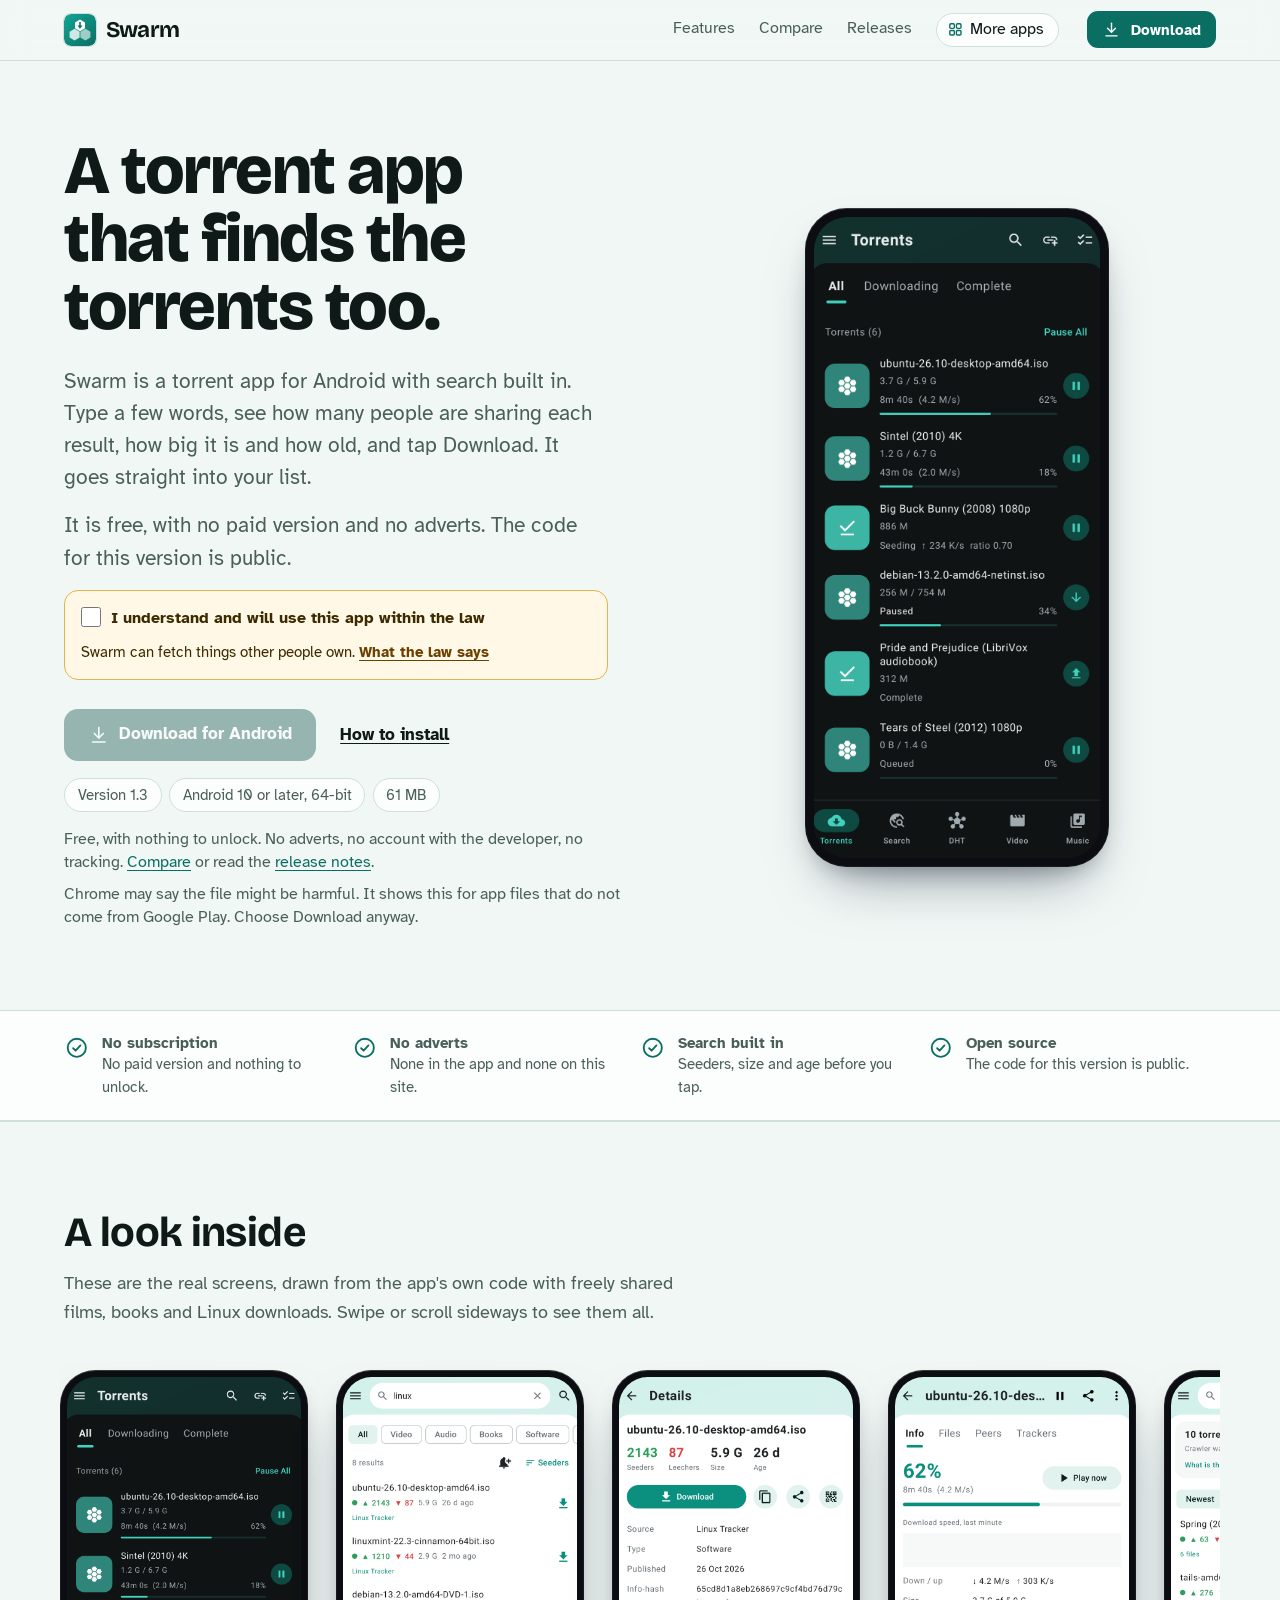
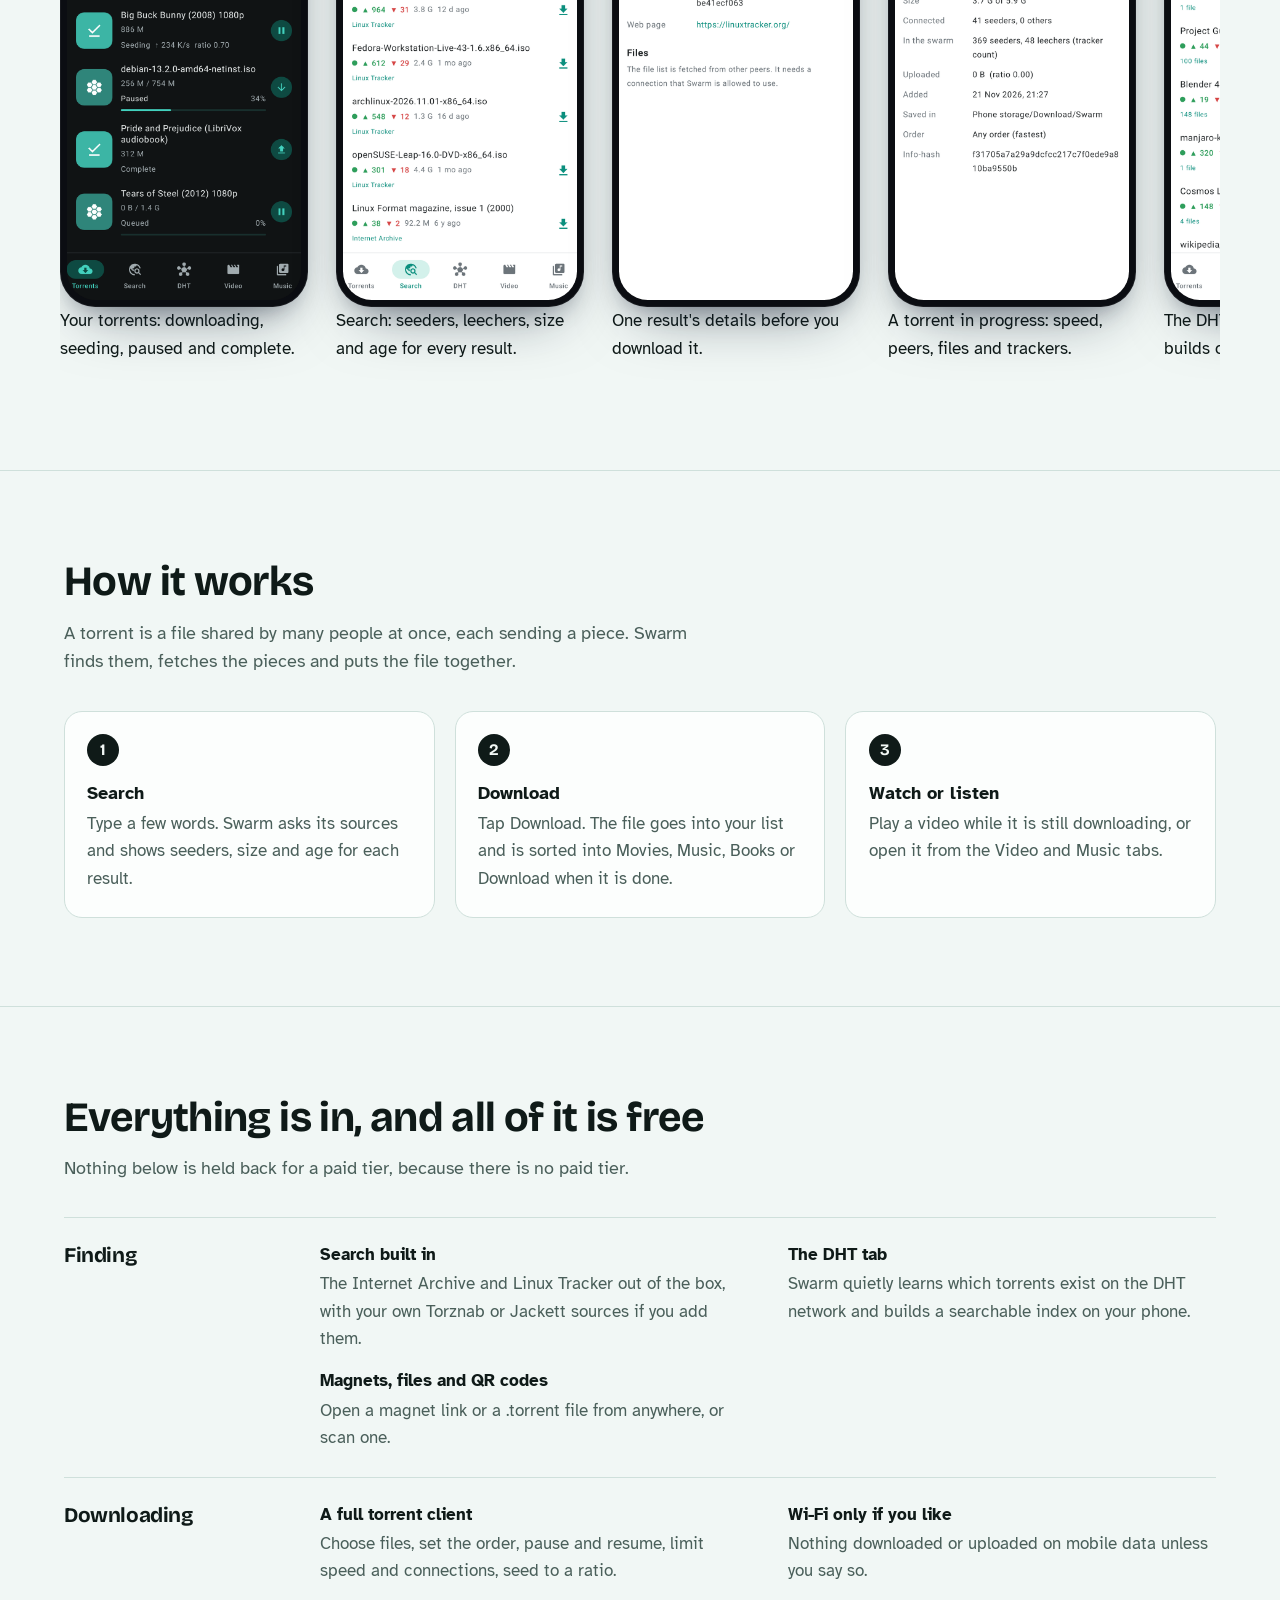
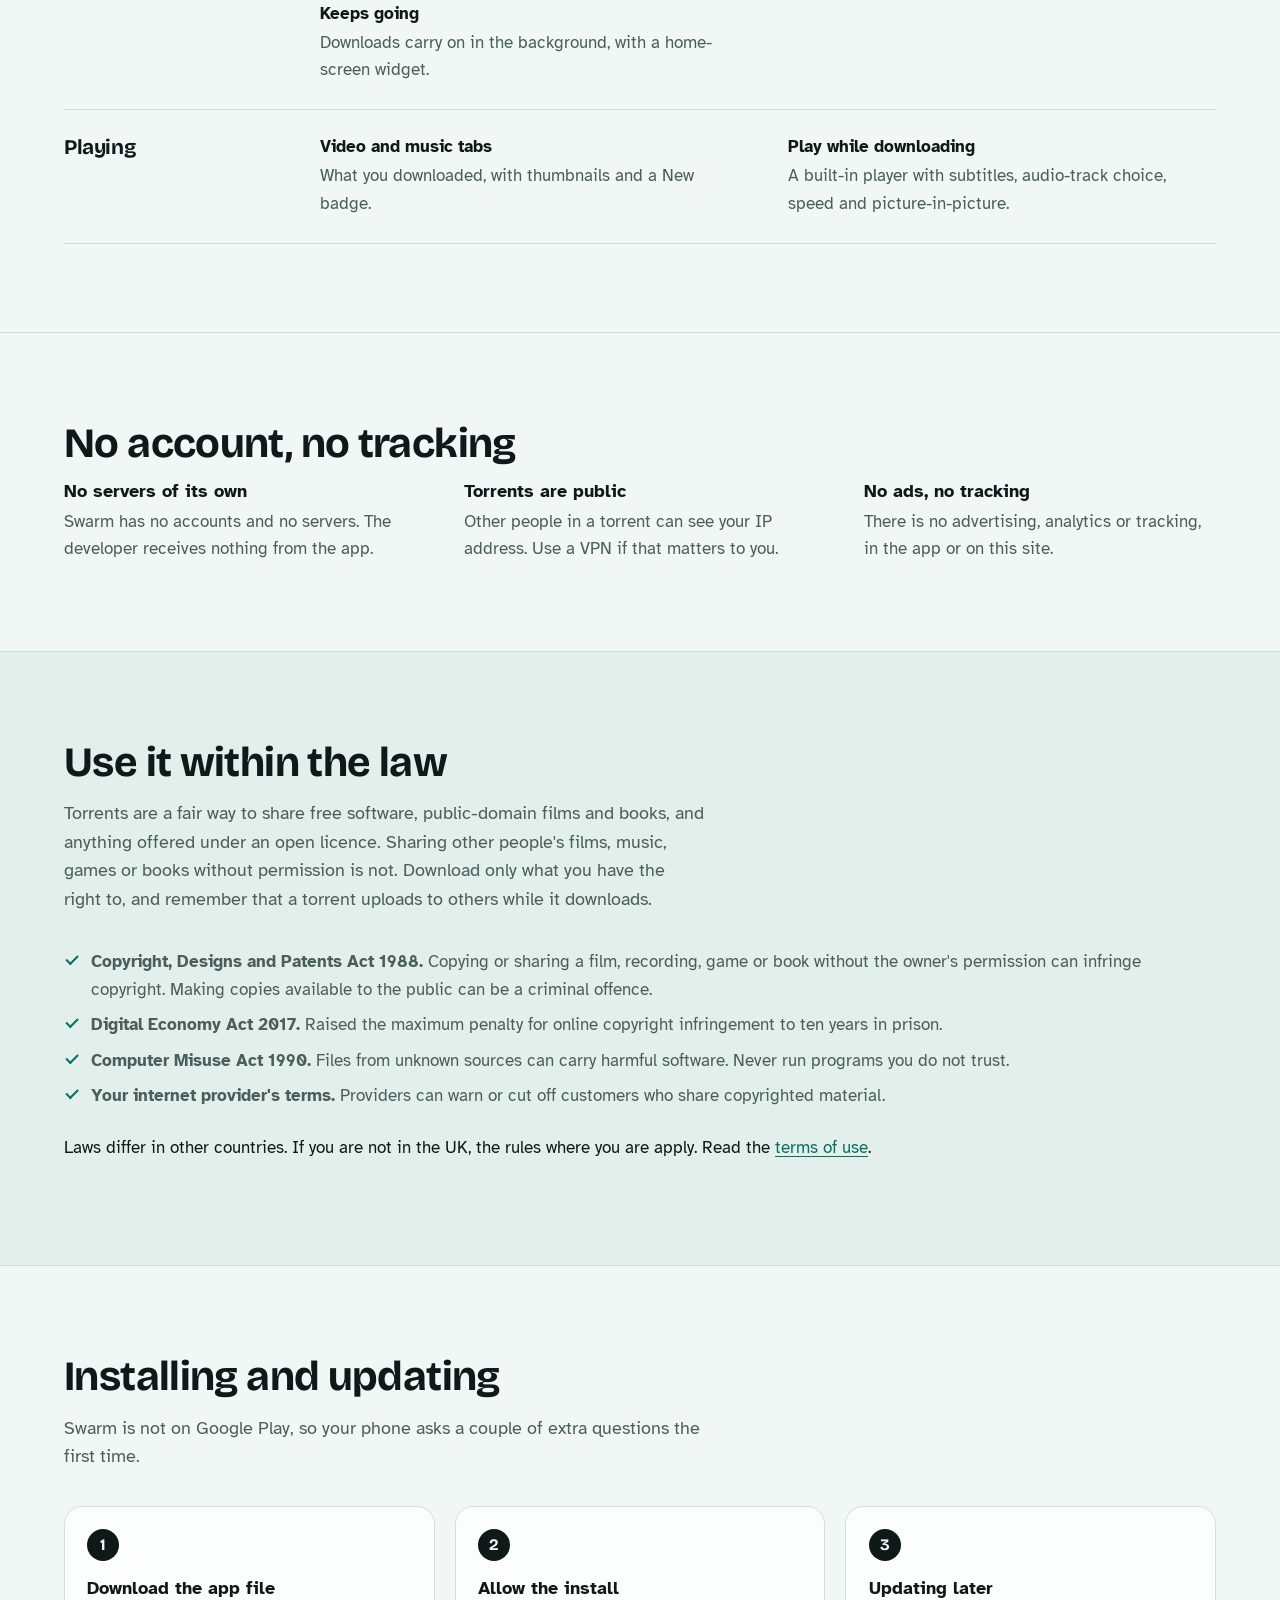
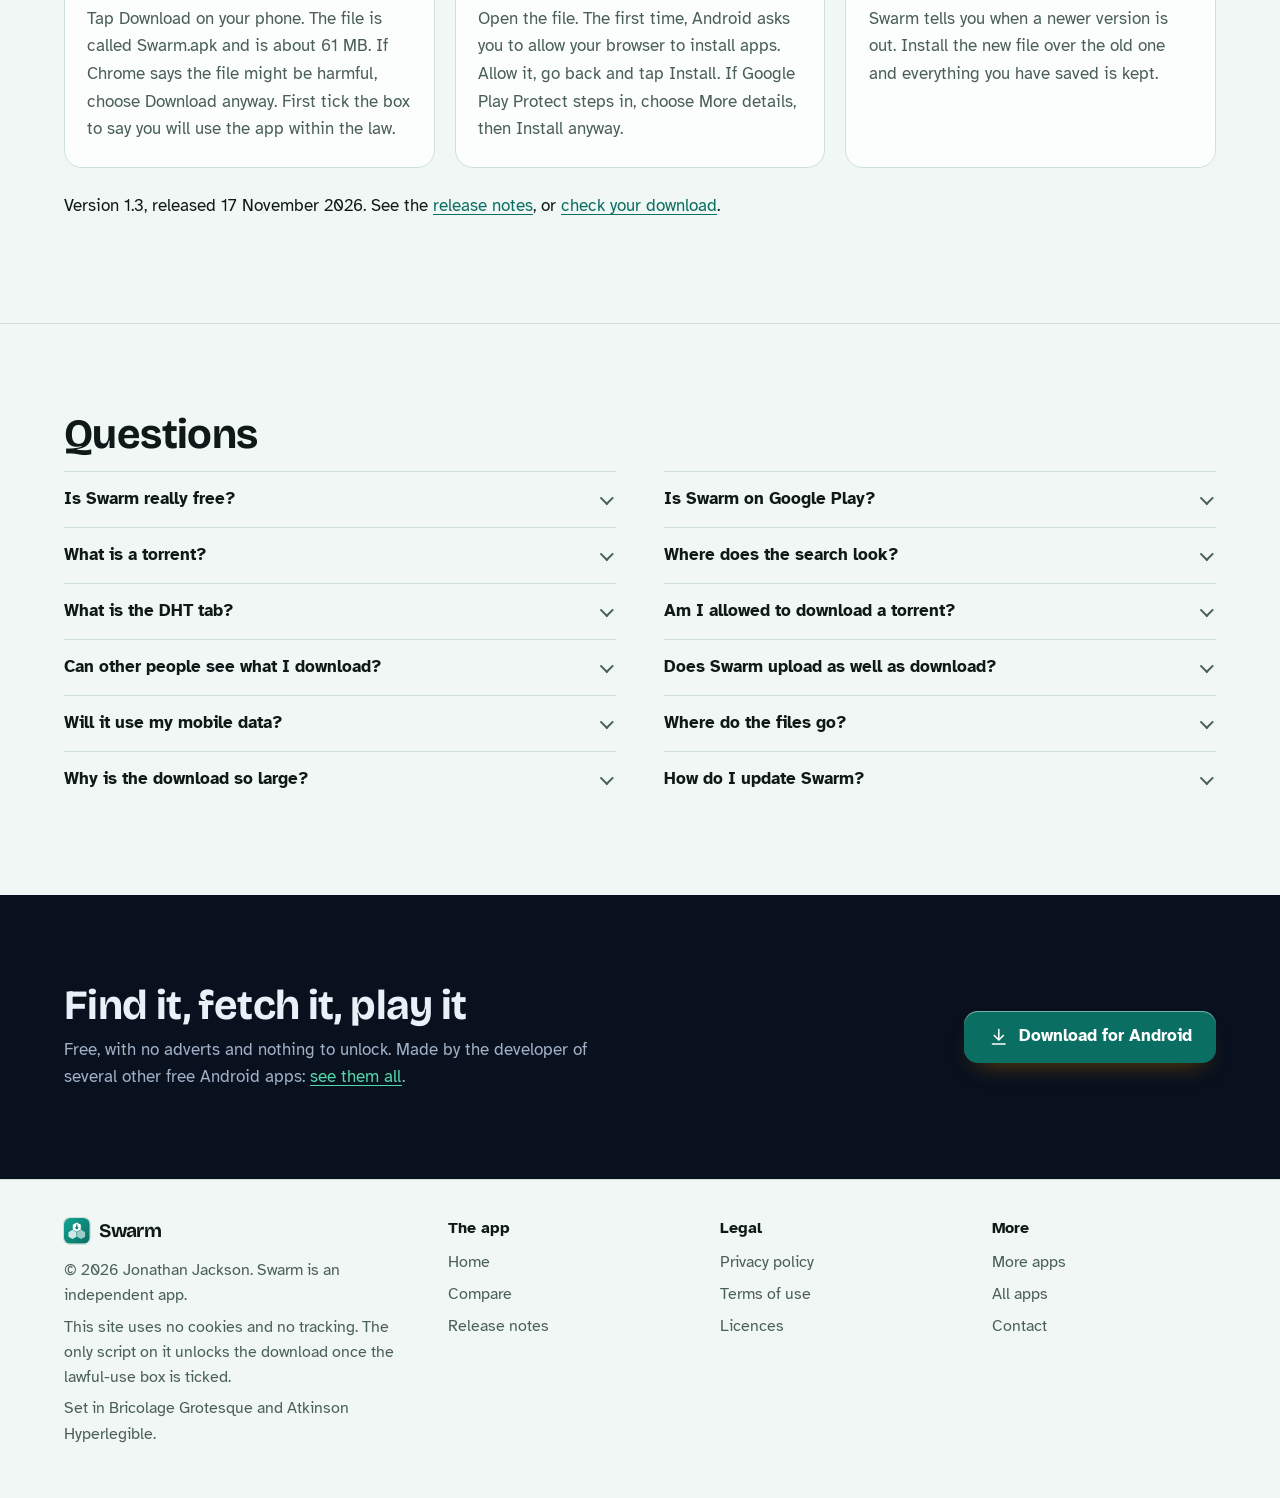
<file: index.html>
<!DOCTYPE html>
<html lang="en-GB">
<head>
<meta charset="utf-8">
<meta name="viewport" content="width=device-width, initial-scale=1">
<title>Swarm: a free torrent app for Android that finds the torrents too</title>
<meta name="description" content="Swarm is a free torrent app for Android with search built in: see seeders, size and age, tap Download, and play videos while they download. A DHT index, your own search sources, no adverts and no paid version. Open source.">
<meta name="author" content="Jonathan Jackson">
<link rel="canonical" href="https://customgpter.github.io/swarm/">
<meta name="theme-color" content="#f1f7f5" media="(prefers-color-scheme: light)">
<meta name="theme-color" content="#0a1211" media="(prefers-color-scheme: dark)">
<meta property="og:type" content="website">
<meta property="og:site_name" content="Swarm">
<meta property="og:title" content="Swarm: a free torrent app for Android that finds the torrents too">
<meta property="og:description" content="Swarm is a free torrent app for Android with search built in: see seeders, size and age, tap Download, and play videos while they download. A DHT index, your own search sources, no adverts and no paid version. Open source.">
<meta property="og:url" content="https://customgpter.github.io/swarm/">
<meta property="og:image" content="https://customgpter.github.io/swarm/assets/og.png">
<meta property="og:image:width" content="1200">
<meta property="og:image:height" content="630">
<meta property="og:image:alt" content="Swarm&#x27;s torrent list with downloads in progress">
<meta property="og:locale" content="en_GB">
<meta name="twitter:card" content="summary_large_image">
<link rel="icon" href="./assets/favicon.svg" type="image/svg+xml">
<link rel="apple-touch-icon" href="./assets/apple-touch-icon.png">
<link rel="preload" href="./assets/fonts/bricolage-grotesque-latin.woff2" as="font" type="font/woff2" crossorigin>
<link rel="preload" href="./assets/fonts/atkinson-hyperlegible-latin-400-normal.woff2" as="font" type="font/woff2" crossorigin>
<link rel="stylesheet" href="./assets/site.css?v=1">
<link rel="stylesheet" href="./assets/house.css?v=1">
<link rel="stylesheet" href="./assets/apps-list.css?v=1">
<script src="./assets/apps-list.js?v=1" defer></script>
<script type="application/ld+json">{"@context":"https://schema.org","@type":"SoftwareApplication","name":"Swarm","url":"https://customgpter.github.io/swarm/","description":"Swarm is a free torrent app for Android with search built in: see seeders, size and age, tap Download, and play videos while they download. A DHT index, your own search sources, no adverts and no paid version. Open source.","applicationCategory":"UtilitiesApplication","operatingSystem":"Android 10 or later, 64-bit","softwareVersion":"1.3","downloadUrl":"https://github.com/CustomGPTer/swarm/releases/latest/download/Swarm.apk","releaseNotes":"https://customgpter.github.io/swarm/releases.html","offers":{"@type":"Offer","price":"0","priceCurrency":"GBP"},"inLanguage":"en-GB","image":"https://customgpter.github.io/swarm/assets/og.png","featureList":["Search built in","The DHT tab","Magnets, files and QR codes","A full torrent client","Wi-Fi only if you like","Keeps going","Video and music tabs","Play while downloading"],"author":{"@type":"Person","name":"Jonathan Jackson"}}</script>
<script type="application/ld+json">{"@context":"https://schema.org","@type":"FAQPage","mainEntity":[{"@type":"Question","name":"Is Swarm really free?","acceptedAnswer":{"@type":"Answer","text":"Yes. There is no paid version, no subscription and no adverts, and nothing in the app is locked. It is also open source. See the comparison."}},{"@type":"Question","name":"Is Swarm on Google Play?","acceptedAnswer":{"@type":"Answer","text":"No. Swarm is a personal project and is downloaded from this site as an Android app file. It needs Android 10 or later on a 64-bit phone, which covers almost every phone sold in recent years."}},{"@type":"Question","name":"What is a torrent?","acceptedAnswer":{"@type":"Answer","text":"A torrent is a file, or a set of files, shared among the people downloading it. Each of them fetches pieces from the others and passes pieces on, so there is no single server to slow down or go offline. A magnet link is a short address for a torrent."}},{"@type":"Question","name":"Where does the search look?","acceptedAnswer":{"@type":"Answer","text":"In the sources you have switched on. Two are built in: the Internet Archive, for public-domain and freely licensed films, music, books and software, and Linux Tracker, for Linux and other open-source system downloads. You can add your own: a Torznab address from Jackett or Prowlarr, or the address of a website&#x27;s search results page."}},{"@type":"Question","name":"What is the DHT tab?","acceptedAnswer":{"@type":"Answer","text":"The DHT is the network torrent apps use to find each other without a central server. It has no search of its own. Swarm listens to it, collects the names and file lists of the torrents it hears about, and keeps them in an index on your phone that you can search. The index starts empty and grows while Swarm is open and, unless you change it, while the phone is charging on Wi-Fi."}},{"@type":"Question","name":"Am I allowed to download a torrent?","acceptedAnswer":{"@type":"Answer","text":"That depends on what is in it. Download and share only what you have the right to: work in the public domain, work its owner offers freely or under an open licence, or your own. The DHT index and any source you add can list material that is not free to share, and Swarm cannot tell which is which. That judgement is yours. The detail is in the terms."}},{"@type":"Question","name":"Can other people see what I download?","acceptedAnswer":{"@type":"Answer","text":"Other people sharing the same torrent can see your internet address. That is how BitTorrent works, in every torrent app. Swarm warns you when no VPN is on, and can be set to stop all torrent traffic without one. Its encryption setting hides torrent traffic from simple network filters, but it does not hide your address."}},{"@type":"Question","name":"Does Swarm upload as well as download?","acceptedAnswer":{"@type":"Answer","text":"Yes. While a torrent downloads, the pieces you already have are passed on to others. After it finishes, Swarm carries on until it has given back as much as it took, on Wi-Fi only, then stops. You can set it to stop the moment a download finishes, or to keep going until you pause it."}},{"@type":"Question","name":"Will it use my mobile data?","acceptedAnswer":{"@type":"Answer","text":"Not unless you let it. Wi-Fi only is switched on when you install Swarm, so nothing is downloaded or uploaded on mobile data until you turn that off."}},{"@type":"Question","name":"Where do the files go?","acceptedAnswer":{"@type":"Answer","text":"Into a Swarm folder inside your phone&#x27;s Download folder. When a download finishes it is sorted into Movies, TV, Music, Books or Other. This needs the file access Swarm asks for when you first open it. Without it, downloads are kept in the app&#x27;s own folder."}},{"@type":"Question","name":"Why is the download so large?","acceptedAnswer":{"@type":"Answer","text":"The file is about 61 MB because Swarm carries its whole torrent engine with it, along with decoders for the sound formats that phones do not play by themselves."}},{"@type":"Question","name":"How do I update Swarm?","acceptedAnswer":{"@type":"Answer","text":"Swarm tells you on the Torrents tab when a newer version is on this site. Download it and install it over the one you have. Your torrents, index, sources and settings are kept."}}]}</script>
</head>
<body>
<a class="skip" href="#main">Skip to content</a>
<header class="masthead">
<div class="wrap">
<a class="brand" href="./" aria-label="Swarm home"><svg viewBox="0 0 108 108" aria-hidden="true"><defs><linearGradient id="sw-g" x1="0" y1="0" x2="1" y2="1"><stop offset="0" stop-color="#12a594"/><stop offset="1" stop-color="#0b6e63"/></linearGradient></defs><rect width="108" height="108" rx="24" fill="url(#sw-g)"/><polygon points="54.0,18.9 70.9,28.65 70.9,48.15 54.0,57.9 37.1,48.15 37.1,28.65" fill="#fff"/><polygon points="35.8,50.1 52.7,59.85 52.7,79.35 35.8,89.1 18.9,79.35 18.9,59.85" fill="#fff" fill-opacity=".8"/><polygon points="72.2,50.1 89.1,59.85 89.1,79.35 72.2,89.1 55.3,79.35 55.3,59.85" fill="#fff" fill-opacity=".6"/><polygon points="51.4,27.35 56.6,27.35 56.6,39.05 62.58,39.05 54.0,49.45 45.42,39.05 51.4,39.05" fill="#0b6e63"/></svg><span>Swarm</span></a>
<nav aria-label="Main"><ul><li><a href="./#features">Features</a></li><li><a href="./compare.html">Compare</a></li><li><a href="./releases.html">Releases</a></li><li><a class="more-apps" href="./more-apps.html"><svg class="ico" viewBox="0 0 24 24" aria-hidden="true"><rect x="4" y="4" width="6.5" height="6.5" rx="1.6"/><rect x="13.5" y="4" width="6.5" height="6.5" rx="1.6"/><rect x="4" y="13.5" width="6.5" height="6.5" rx="1.6"/><rect x="13.5" y="13.5" width="6.5" height="6.5" rx="1.6"/></svg>More apps</a></li></ul></nav>
<a class="button small" href="./#download"><svg class="ico" viewBox="0 0 24 24" aria-hidden="true"><path d="M12 4v11"/><path d="M7 10.5l5 5 5-5"/><path d="M5 20h14"/></svg>Download</a>
</div>
</header>
<main id="main">
<div class="hero">
<div class="wrap hero-grid">
<div class="hero-copy">
<h1>A torrent app that finds the torrents too.</h1>
<p class="lede">Swarm is a torrent app for Android with search built in. Type a few words, see how many people are sharing each result, how big it is and how old, and tap Download. It goes straight into your list.</p><p class="lede">It is free, with no paid version and no adverts. The code for this version is public.</p>

<div class="gate-scope"><div class="law-box" data-gate><label><input type="checkbox"> I understand and will use this app within the law</label><p>Swarm can fetch things other people own. <a href="terms.html#law">What the law says</a></p><noscript><p>Turn on JavaScript to tick the box and download.</p></noscript></div><p class="get" id="download"><a class="button" data-href="https://github.com/CustomGPTer/swarm/releases/latest/download/Swarm.apk" aria-disabled="true" role="link" tabindex="-1"><svg class="ico" viewBox="0 0 24 24" aria-hidden="true"><path d="M12 4v11"/><path d="M7 10.5l5 5 5-5"/><path d="M5 20h14"/></svg>Download for Android</a><a class="aside" href="#install">How to install</a></p></div>
<ul class="pills"><li>Version 1.3</li><li>Android 10 or later, 64-bit</li><li>61 MB</li></ul>
<p class="facts">Free, with nothing to unlock. No adverts, no account with the developer, no tracking. <a href="compare.html">Compare</a> or read the <a href="releases.html">release notes</a>.</p>
<p class="facts">Chrome may say the file might be harmful. It shows this for app files that do not come from Google Play. Choose Download anyway.</p>
</div>
<div class="hero-phone"><div class="phone"><img src="./assets/screens/torrents.png" alt="Your torrents: downloading, seeding, paused and complete." width="393" height="852" fetchpriority="high"></div></div>
</div>
</div>

<section class="promises" aria-label="In short">
<div class="wrap"><ul><li><svg class="ico" viewBox="0 0 24 24" aria-hidden="true"><circle cx="12" cy="12" r="8.5"/><path d="M8.6 12.4l2.3 2.3 4.5-4.9"/></svg><span><b>No subscription</b><span>No paid version and nothing to unlock.</span></span></li><li><svg class="ico" viewBox="0 0 24 24" aria-hidden="true"><circle cx="12" cy="12" r="8.5"/><path d="M8.6 12.4l2.3 2.3 4.5-4.9"/></svg><span><b>No adverts</b><span>None in the app and none on this site.</span></span></li><li><svg class="ico" viewBox="0 0 24 24" aria-hidden="true"><circle cx="12" cy="12" r="8.5"/><path d="M8.6 12.4l2.3 2.3 4.5-4.9"/></svg><span><b>Search built in</b><span>Seeders, size and age before you tap.</span></span></li><li><svg class="ico" viewBox="0 0 24 24" aria-hidden="true"><circle cx="12" cy="12" r="8.5"/><path d="M8.6 12.4l2.3 2.3 4.5-4.9"/></svg><span><b>Open source</b><span>The code for this version is public.</span></span></li></ul></div>
</section>

<section id="screens" aria-labelledby="screens-h">
<div class="wrap">
<h2 id="screens-h">A look inside</h2>
<p class="intro">These are the real screens, drawn from the app&#x27;s own code with freely shared films, books and Linux downloads. Swipe or scroll sideways to see them all.</p>
<div class="gallery" tabindex="0" role="region" aria-label="Screens from Swarm"><figure class="shot"><div class="phone"><img src="./assets/screens/torrents.png" alt="Your torrents: downloading, seeding, paused and complete." width="393" height="852" loading="eager" decoding="async"></div><figcaption>Your torrents: downloading, seeding, paused and complete.</figcaption></figure><figure class="shot"><div class="phone"><img src="./assets/screens/search.png" alt="Search: seeders, leechers, size and age for every result." width="393" height="852" loading="eager" decoding="async"></div><figcaption>Search: seeders, leechers, size and age for every result.</figcaption></figure><figure class="shot"><div class="phone"><img src="./assets/screens/result.png" alt="One result&#x27;s details before you download it." width="393" height="852" loading="eager" decoding="async"></div><figcaption>One result&#x27;s details before you download it.</figcaption></figure><figure class="shot"><div class="phone"><img src="./assets/screens/detail.png" alt="A torrent in progress: speed, peers, files and trackers." width="393" height="852" loading="eager" decoding="async"></div><figcaption>A torrent in progress: speed, peers, files and trackers.</figcaption></figure><figure class="shot"><div class="phone"><img src="./assets/screens/dht.png" alt="The DHT tab: an index Swarm builds on your phone over time." width="393" height="852" loading="eager" decoding="async"></div><figcaption>The DHT tab: an index Swarm builds on your phone over time.</figcaption></figure><figure class="shot"><div class="phone"><img src="./assets/screens/sources.png" alt="Search sources: the two built in, and your own." width="393" height="852" loading="eager" decoding="async"></div><figcaption>Search sources: the two built in, and your own.</figcaption></figure><figure class="shot"><div class="phone"><img src="./assets/screens/help.png" alt="Help written in plain words." width="393" height="852" loading="eager" decoding="async"></div><figcaption>Help written in plain words.</figcaption></figure><figure class="shot"><div class="phone"><img src="./assets/screens/settings.png" alt="Settings: theme, bandwidth limits and where files go." width="393" height="852" loading="eager" decoding="async"></div><figcaption>Settings: theme, bandwidth limits and where files go.</figcaption></figure></div>
</div>
</section>

<section id="how" aria-labelledby="how-h">
<div class="wrap">
<h2 id="how-h">How it works</h2>
<p class="intro">A torrent is a file shared by many people at once, each sending a piece. Swarm finds them, fetches the pieces and puts the file together.</p>
<ol class="steps"><li><h3>Search</h3><p>Type a few words. Swarm asks its sources and shows seeders, size and age for each result.</p></li><li><h3>Download</h3><p>Tap Download. The file goes into your list and is sorted into Movies, Music, Books or Download when it is done.</p></li><li><h3>Watch or listen</h3><p>Play a video while it is still downloading, or open it from the Video and Music tabs.</p></li></ol>
</div>
</section>

<section id="features" aria-labelledby="features-h">
<div class="wrap">
<h2 id="features-h">Everything is in, and all of it is free</h2>
<p class="intro">Nothing below is held back for a paid tier, because there is no paid tier.</p>
<div class="groups"><div class="group"><h3>Finding</h3><dl><div><dt>Search built in</dt><dd>The Internet Archive and Linux Tracker out of the box, with your own Torznab or Jackett sources if you add them.</dd></div><div><dt>The DHT tab</dt><dd>Swarm quietly learns which torrents exist on the DHT network and builds a searchable index on your phone.</dd></div><div><dt>Magnets, files and QR codes</dt><dd>Open a magnet link or a .torrent file from anywhere, or scan one.</dd></div></dl></div><div class="group"><h3>Downloading</h3><dl><div><dt>A full torrent client</dt><dd>Choose files, set the order, pause and resume, limit speed and connections, seed to a ratio.</dd></div><div><dt>Wi-Fi only if you like</dt><dd>Nothing downloaded or uploaded on mobile data unless you say so.</dd></div><div><dt>Keeps going</dt><dd>Downloads carry on in the background, with a home-screen widget.</dd></div></dl></div><div class="group"><h3>Playing</h3><dl><div><dt>Video and music tabs</dt><dd>What you downloaded, with thumbnails and a New badge.</dd></div><div><dt>Play while downloading</dt><dd>A built-in player with subtitles, audio-track choice, speed and picture-in-picture.</dd></div></dl></div></div>
</div>
</section>

<section id="privacy" aria-labelledby="privacy-h">
<div class="wrap">
<h2 id="privacy-h">No account, no tracking</h2>
<ul class="plain"><li><h3>No servers of its own</h3><p>Swarm has no accounts and no servers. The developer receives nothing from the app.</p></li><li><h3>Torrents are public</h3><p>Other people in a torrent can see your IP address. Use a VPN if that matters to you.</p></li><li><h3>No ads, no tracking</h3><p>There is no advertising, analytics or tracking, in the app or on this site.</p></li></ul>
</div>
</section>

<section id="law" aria-labelledby="law-h" class="law-band">
<div class="wrap">
<h2 id="law-h">Use it within the law</h2>
<p class="intro">Torrents are a fair way to share free software, public-domain films and books, and anything offered under an open licence. Sharing other people's films, music, games or books without permission is not. Download only what you have the right to, and remember that a torrent uploads to others while it downloads.</p>
<ul class="ticks"><li><b>Copyright, Designs and Patents Act 1988.</b> Copying or sharing a film, recording, game or book without the owner's permission can infringe copyright. Making copies available to the public can be a criminal offence.</li><li><b>Digital Economy Act 2017.</b> Raised the maximum penalty for online copyright infringement to ten years in prison.</li><li><b>Computer Misuse Act 1990.</b> Files from unknown sources can carry harmful software. Never run programs you do not trust.</li><li><b>Your internet provider's terms.</b> Providers can warn or cut off customers who share copyrighted material.</li></ul>
<p class="after-table">Laws differ in other countries. If you are not in the UK, the rules where you are apply. Read the <a href="terms.html#law">terms of use</a>.</p>
</div>
</section>
<section id="install" aria-labelledby="install-h">
<div class="wrap">
<h2 id="install-h">Installing and updating</h2>
<p class="intro">Swarm is not on Google Play, so your phone asks a couple of extra questions the first time.</p>
<ol class="steps"><li><h3>Download the app file</h3><p>Tap Download on your phone. The file is called Swarm.apk and is about 61 MB. If Chrome says the file might be harmful, choose Download anyway. First tick the box to say you will use the app within the law.</p></li><li><h3>Allow the install</h3><p>Open the file. The first time, Android asks you to allow your browser to install apps. Allow it, go back and tap Install. If Google Play Protect steps in, choose More details, then Install anyway.</p></li><li><h3>Updating later</h3><p>Swarm tells you when a newer version is out. Install the new file over the old one and everything you have saved is kept.</p></li></ol>
<p class="after-table">Version 1.3, released 17 November 2026. See the <a href="releases.html">release notes</a>, or <a href="releases.html#checking">check your download</a>.</p>
</div>
</section>

<section id="questions" aria-labelledby="questions-h">
<div class="wrap">
<h2 id="questions-h">Questions</h2>
<div class="faq"><details><summary>Is Swarm really free?</summary><p>Yes. There is no paid version, no subscription and no adverts, and nothing in the app is locked. It is also open source. <a href="compare.html">See the comparison</a>.</p></details><details><summary>Is Swarm on Google Play?</summary><p>No. Swarm is a personal project and is downloaded from this site as an Android app file. It needs Android 10 or later on a 64-bit phone, which covers almost every phone sold in recent years.</p></details><details><summary>What is a torrent?</summary><p>A torrent is a file, or a set of files, shared among the people downloading it. Each of them fetches pieces from the others and passes pieces on, so there is no single server to slow down or go offline. A magnet link is a short address for a torrent.</p></details><details><summary>Where does the search look?</summary><p>In the sources you have switched on. Two are built in: the Internet Archive, for public-domain and freely licensed films, music, books and software, and Linux Tracker, for Linux and other open-source system downloads. You can add your own: a Torznab address from Jackett or Prowlarr, or the address of a website&#x27;s search results page.</p></details><details><summary>What is the DHT tab?</summary><p>The DHT is the network torrent apps use to find each other without a central server. It has no search of its own. Swarm listens to it, collects the names and file lists of the torrents it hears about, and keeps them in an index on your phone that you can search. The index starts empty and grows while Swarm is open and, unless you change it, while the phone is charging on Wi-Fi.</p></details><details><summary>Am I allowed to download a torrent?</summary><p>That depends on what is in it. Download and share only what you have the right to: work in the public domain, work its owner offers freely or under an open licence, or your own. The DHT index and any source you add can list material that is not free to share, and Swarm cannot tell which is which. That judgement is yours. The detail is in the <a href="terms.html#downloads">terms</a>.</p></details><details><summary>Can other people see what I download?</summary><p>Other people sharing the same torrent can see your internet address. That is how BitTorrent works, in every torrent app. Swarm warns you when no VPN is on, and can be set to stop all torrent traffic without one. Its encryption setting hides torrent traffic from simple network filters, but it does not hide your address.</p></details><details><summary>Does Swarm upload as well as download?</summary><p>Yes. While a torrent downloads, the pieces you already have are passed on to others. After it finishes, Swarm carries on until it has given back as much as it took, on Wi-Fi only, then stops. You can set it to stop the moment a download finishes, or to keep going until you pause it.</p></details><details><summary>Will it use my mobile data?</summary><p>Not unless you let it. Wi-Fi only is switched on when you install Swarm, so nothing is downloaded or uploaded on mobile data until you turn that off.</p></details><details><summary>Where do the files go?</summary><p>Into a Swarm folder inside your phone&#x27;s Download folder. When a download finishes it is sorted into Movies, TV, Music, Books or Other. This needs the file access Swarm asks for when you first open it. Without it, downloads are kept in the app&#x27;s own folder.</p></details><details><summary>Why is the download so large?</summary><p>The file is about 61 MB because Swarm carries its whole torrent engine with it, along with decoders for the sound formats that phones do not play by themselves.</p></details><details><summary>How do I update Swarm?</summary><p>Swarm tells you on the Torrents tab when a newer version is on this site. Download it and install it over the one you have. Your torrents, index, sources and settings are kept.</p></details></div>
</div>
</section>

<section class="closing" aria-labelledby="closing-h">
<div class="wrap">
<div><h2 id="closing-h">Find it, fetch it, play it</h2><p>Free, with no adverts and nothing to unlock. Made by the developer of several other free Android apps: <a href="more-apps.html">see them all</a>.</p></div>
<a class="button" href="./#download"><svg class="ico" viewBox="0 0 24 24" aria-hidden="true"><path d="M12 4v11"/><path d="M7 10.5l5 5 5-5"/><path d="M5 20h14"/></svg>Download for Android</a>
</div>
</section>
</main>
<footer class="colophon">
<div class="wrap">
<div>
<a class="brand" href="./" aria-label="Swarm home"><svg viewBox="0 0 108 108" aria-hidden="true"><defs><linearGradient id="sw-g" x1="0" y1="0" x2="1" y2="1"><stop offset="0" stop-color="#12a594"/><stop offset="1" stop-color="#0b6e63"/></linearGradient></defs><rect width="108" height="108" rx="24" fill="url(#sw-g)"/><polygon points="54.0,18.9 70.9,28.65 70.9,48.15 54.0,57.9 37.1,48.15 37.1,28.65" fill="#fff"/><polygon points="35.8,50.1 52.7,59.85 52.7,79.35 35.8,89.1 18.9,79.35 18.9,59.85" fill="#fff" fill-opacity=".8"/><polygon points="72.2,50.1 89.1,59.85 89.1,79.35 72.2,89.1 55.3,79.35 55.3,59.85" fill="#fff" fill-opacity=".6"/><polygon points="51.4,27.35 56.6,27.35 56.6,39.05 62.58,39.05 54.0,49.45 45.42,39.05 51.4,39.05" fill="#0b6e63"/></svg><span>Swarm</span></a>
<p>&copy; 2026 Jonathan Jackson. Swarm is an independent app.</p>
<p>This site uses no cookies and no tracking. The only script on it unlocks the download once the lawful-use box is ticked.</p>
<p>Set in Bricolage Grotesque and Atkinson Hyperlegible.</p>
</div>
<nav aria-label="The app"><h2>The app</h2><ul>
<li><a href="./">Home</a></li>
<li><a href="./compare.html">Compare</a></li>
<li><a href="./releases.html">Release notes</a></li>

</ul></nav>
<nav aria-label="Legal"><h2>Legal</h2><ul>
<li><a href="./privacy.html">Privacy policy</a></li>
<li><a href="./terms.html">Terms of use</a></li>
<li><a href="./licences.html">Licences</a></li>
</ul></nav>
<nav aria-label="More"><h2>More</h2><ul>
<li><a href="./more-apps.html">More apps</a></li>
<li><a href="https://customgpter.github.io/">All apps</a></li>
<li><a href="https://github.com/CustomGPTer/swarm/issues">Contact</a></li>
</ul></nav>
</div>
</footer>
</body>
</html>
</file>
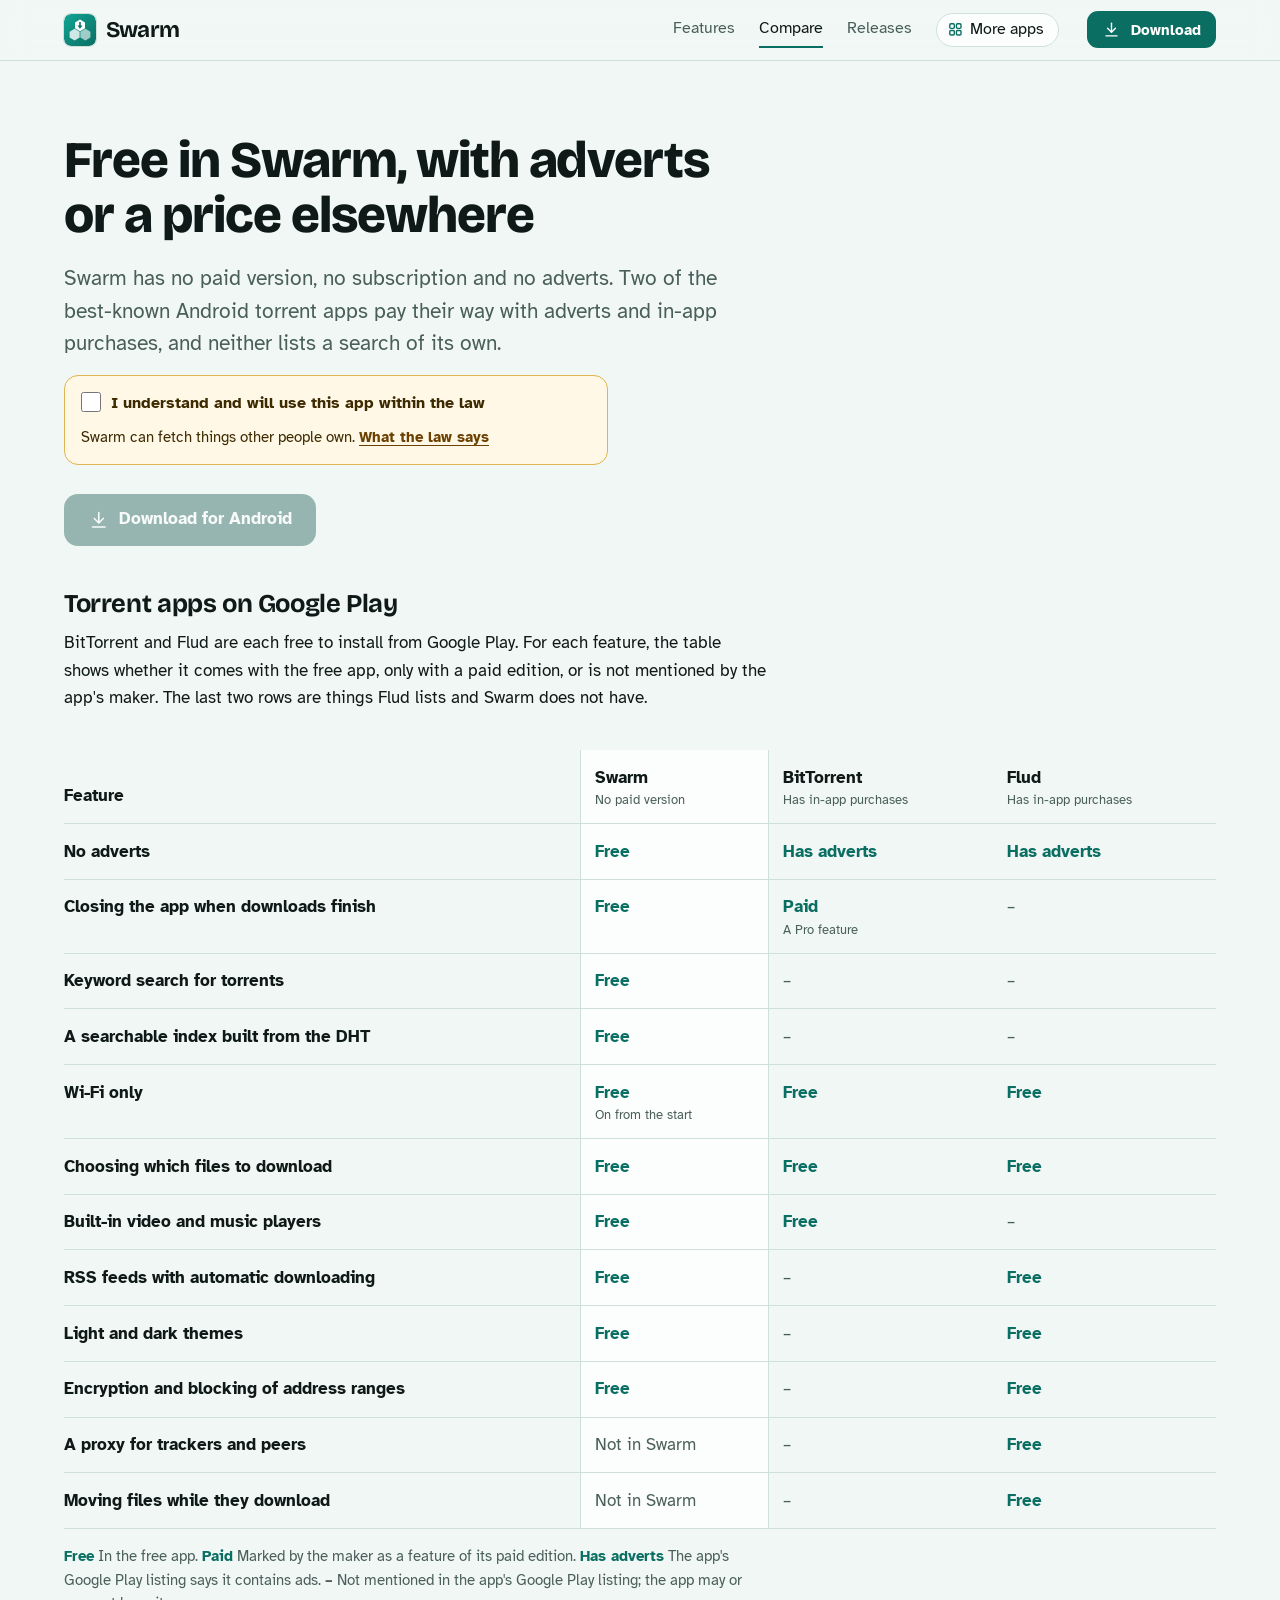
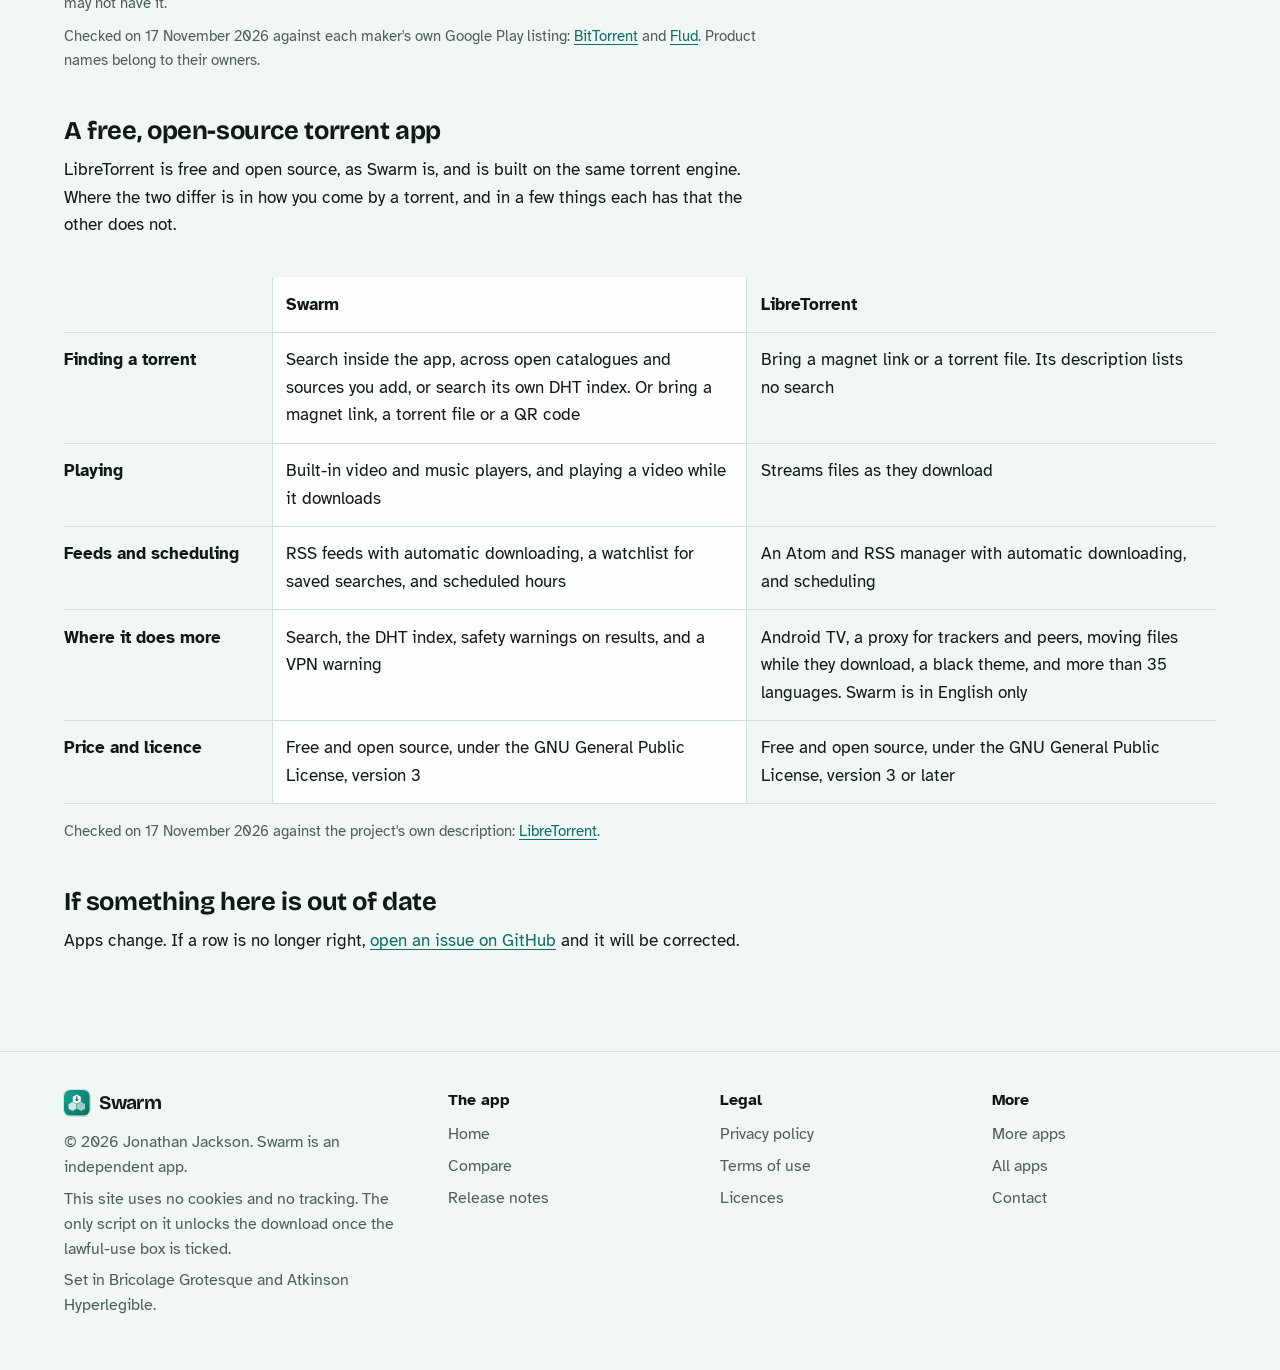
<file: compare.html>
<!DOCTYPE html>
<html lang="en-GB">
<head>
<meta charset="utf-8">
<meta name="viewport" content="width=device-width, initial-scale=1">
<title>Swarm compared with other torrent apps</title>
<meta name="description" content="How Swarm compares with other torrent apps for Android, row by row, with each claim linked to the app&#x27;s own page.">
<meta name="author" content="Jonathan Jackson">
<link rel="canonical" href="https://customgpter.github.io/swarm/compare.html">
<meta name="theme-color" content="#f1f7f5" media="(prefers-color-scheme: light)">
<meta name="theme-color" content="#0a1211" media="(prefers-color-scheme: dark)">
<meta property="og:type" content="website">
<meta property="og:site_name" content="Swarm">
<meta property="og:title" content="Swarm compared with other torrent apps">
<meta property="og:description" content="How Swarm compares with other torrent apps for Android, row by row, with each claim linked to the app&#x27;s own page.">
<meta property="og:url" content="https://customgpter.github.io/swarm/compare.html">
<meta property="og:image" content="https://customgpter.github.io/swarm/assets/og.png">
<meta property="og:image:width" content="1200">
<meta property="og:image:height" content="630">
<meta property="og:image:alt" content="Swarm&#x27;s torrent list with downloads in progress">
<meta property="og:locale" content="en_GB">
<meta name="twitter:card" content="summary_large_image">
<link rel="icon" href="./assets/favicon.svg" type="image/svg+xml">
<link rel="apple-touch-icon" href="./assets/apple-touch-icon.png">
<link rel="preload" href="./assets/fonts/bricolage-grotesque-latin.woff2" as="font" type="font/woff2" crossorigin>
<link rel="preload" href="./assets/fonts/atkinson-hyperlegible-latin-400-normal.woff2" as="font" type="font/woff2" crossorigin>
<link rel="stylesheet" href="./assets/site.css?v=1">
<link rel="stylesheet" href="./assets/house.css?v=1">
<link rel="stylesheet" href="./assets/apps-list.css?v=1">
<script src="./assets/apps-list.js?v=1" defer></script>
</head>
<body>
<a class="skip" href="#main">Skip to content</a>
<header class="masthead">
<div class="wrap">
<a class="brand" href="./" aria-label="Swarm home"><svg viewBox="0 0 108 108" aria-hidden="true"><defs><linearGradient id="sw-g" x1="0" y1="0" x2="1" y2="1"><stop offset="0" stop-color="#12a594"/><stop offset="1" stop-color="#0b6e63"/></linearGradient></defs><rect width="108" height="108" rx="24" fill="url(#sw-g)"/><polygon points="54.0,18.9 70.9,28.65 70.9,48.15 54.0,57.9 37.1,48.15 37.1,28.65" fill="#fff"/><polygon points="35.8,50.1 52.7,59.85 52.7,79.35 35.8,89.1 18.9,79.35 18.9,59.85" fill="#fff" fill-opacity=".8"/><polygon points="72.2,50.1 89.1,59.85 89.1,79.35 72.2,89.1 55.3,79.35 55.3,59.85" fill="#fff" fill-opacity=".6"/><polygon points="51.4,27.35 56.6,27.35 56.6,39.05 62.58,39.05 54.0,49.45 45.42,39.05 51.4,39.05" fill="#0b6e63"/></svg><span>Swarm</span></a>
<nav aria-label="Main"><ul><li><a href="./#features">Features</a></li><li><a href="./compare.html" aria-current="page">Compare</a></li><li><a href="./releases.html">Releases</a></li><li><a class="more-apps" href="./more-apps.html"><svg class="ico" viewBox="0 0 24 24" aria-hidden="true"><rect x="4" y="4" width="6.5" height="6.5" rx="1.6"/><rect x="13.5" y="4" width="6.5" height="6.5" rx="1.6"/><rect x="4" y="13.5" width="6.5" height="6.5" rx="1.6"/><rect x="13.5" y="13.5" width="6.5" height="6.5" rx="1.6"/></svg>More apps</a></li></ul></nav>
<a class="button small" href="./#download"><svg class="ico" viewBox="0 0 24 24" aria-hidden="true"><path d="M12 4v11"/><path d="M7 10.5l5 5 5-5"/><path d="M5 20h14"/></svg>Download</a>
</div>
</header>
<main id="main" class="doc">
<div class="wrap">
<div class="measure">
<h1>Free in Swarm, with adverts or a price elsewhere</h1>
<p class="lede">Swarm has no paid version, no subscription and no adverts. Two of the best-known Android torrent apps pay their way with adverts and in-app purchases, and neither lists a search of its own.</p>
<div class="gate-scope"><div class="law-box" data-gate><label><input type="checkbox"> I understand and will use this app within the law</label><p>Swarm can fetch things other people own. <a href="terms.html#law">What the law says</a></p><noscript><p>Turn on JavaScript to tick the box and download.</p></noscript></div><p class="get"><a class="button" data-href="https://github.com/CustomGPTer/swarm/releases/latest/download/Swarm.apk" aria-disabled="true" role="link" tabindex="-1"><svg class="ico" viewBox="0 0 24 24" aria-hidden="true"><path d="M12 4v11"/><path d="M7 10.5l5 5 5-5"/><path d="M5 20h14"/></svg>Download for Android</a></p></div>
<h2 id="paid">Torrent apps on Google Play</h2>
<p>BitTorrent and Flud are each free to install from Google Play. For each feature, the table shows whether it comes with the free app, only with a paid edition, or is not mentioned by the app's maker. The last two rows are things Flud lists and Swarm does not have.</p>
</div>
<div class="scroll">
<table class="cmp">
<thead><tr><th scope="col">Feature</th><th scope="col" class="ours">Swarm<small>No paid version</small></th><th scope="col">BitTorrent<small>Has in-app purchases</small></th><th scope="col">Flud<small>Has in-app purchases</small></th></tr></thead>
<tbody>
<tr><th scope="row">No adverts</th><td class="yes ours"><span class="app">Swarm</span><span class="v">Free</span></td><td class="pay"><span class="app">BitTorrent</span><span class="v">Has adverts</span></td><td class="pay"><span class="app">Flud</span><span class="v">Has adverts</span></td></tr>
<tr><th scope="row">Closing the app when downloads finish</th><td class="yes ours"><span class="app">Swarm</span><span class="v">Free</span></td><td class="pay"><span class="app">BitTorrent</span><span class="v">Paid<small>A Pro feature</small></span></td><td class="na"><span class="app">Flud</span><span class="v"><span aria-label="Not mentioned in its listing">&ndash;</span></span></td></tr>
<tr><th scope="row">Keyword search for torrents</th><td class="yes ours"><span class="app">Swarm</span><span class="v">Free</span></td><td class="na"><span class="app">BitTorrent</span><span class="v"><span aria-label="Not mentioned in its listing">&ndash;</span></span></td><td class="na"><span class="app">Flud</span><span class="v"><span aria-label="Not mentioned in its listing">&ndash;</span></span></td></tr>
<tr><th scope="row">A searchable index built from the DHT</th><td class="yes ours"><span class="app">Swarm</span><span class="v">Free</span></td><td class="na"><span class="app">BitTorrent</span><span class="v"><span aria-label="Not mentioned in its listing">&ndash;</span></span></td><td class="na"><span class="app">Flud</span><span class="v"><span aria-label="Not mentioned in its listing">&ndash;</span></span></td></tr>
<tr><th scope="row">Wi-Fi only</th><td class="yes ours"><span class="app">Swarm</span><span class="v">Free<small>On from the start</small></span></td><td class="yes"><span class="app">BitTorrent</span><span class="v">Free</span></td><td class="yes"><span class="app">Flud</span><span class="v">Free</span></td></tr>
<tr><th scope="row">Choosing which files to download</th><td class="yes ours"><span class="app">Swarm</span><span class="v">Free</span></td><td class="yes"><span class="app">BitTorrent</span><span class="v">Free</span></td><td class="yes"><span class="app">Flud</span><span class="v">Free</span></td></tr>
<tr><th scope="row">Built-in video and music players</th><td class="yes ours"><span class="app">Swarm</span><span class="v">Free</span></td><td class="yes"><span class="app">BitTorrent</span><span class="v">Free</span></td><td class="na"><span class="app">Flud</span><span class="v"><span aria-label="Not mentioned in its listing">&ndash;</span></span></td></tr>
<tr><th scope="row">RSS feeds with automatic downloading</th><td class="yes ours"><span class="app">Swarm</span><span class="v">Free</span></td><td class="na"><span class="app">BitTorrent</span><span class="v"><span aria-label="Not mentioned in its listing">&ndash;</span></span></td><td class="yes"><span class="app">Flud</span><span class="v">Free</span></td></tr>
<tr><th scope="row">Light and dark themes</th><td class="yes ours"><span class="app">Swarm</span><span class="v">Free</span></td><td class="na"><span class="app">BitTorrent</span><span class="v"><span aria-label="Not mentioned in its listing">&ndash;</span></span></td><td class="yes"><span class="app">Flud</span><span class="v">Free</span></td></tr>
<tr><th scope="row">Encryption and blocking of address ranges</th><td class="yes ours"><span class="app">Swarm</span><span class="v">Free</span></td><td class="na"><span class="app">BitTorrent</span><span class="v"><span aria-label="Not mentioned in its listing">&ndash;</span></span></td><td class="yes"><span class="app">Flud</span><span class="v">Free</span></td></tr>
<tr><th scope="row">A proxy for trackers and peers</th><td class="na ours"><span class="app">Swarm</span><span class="v">Not in Swarm</span></td><td class="na"><span class="app">BitTorrent</span><span class="v"><span aria-label="Not mentioned in its listing">&ndash;</span></span></td><td class="yes"><span class="app">Flud</span><span class="v">Free</span></td></tr>
<tr><th scope="row">Moving files while they download</th><td class="na ours"><span class="app">Swarm</span><span class="v">Not in Swarm</span></td><td class="na"><span class="app">BitTorrent</span><span class="v"><span aria-label="Not mentioned in its listing">&ndash;</span></span></td><td class="yes"><span class="app">Flud</span><span class="v">Free</span></td></tr>
</tbody>
</table>
</div>
<div class="measure">
<p class="key"><strong class="yes">Free</strong> In the free app. <strong class="pay">Paid</strong> Marked by the maker as a feature of its paid edition. <strong class="pay">Has adverts</strong> The app's Google Play listing says it contains ads. <strong>&ndash;</strong> Not mentioned in the app's Google Play listing; the app may or may not have it.</p>
<p class="key">Checked on 17 November 2026 against each maker's own Google Play listing: <a href="https://play.google.com/store/apps/details?id=com.bittorrent.client">BitTorrent</a> and <a href="https://play.google.com/store/apps/details?id=com.delphicoder.flud">Flud</a>. Product names belong to their owners.</p>
<h2 id="open">A free, open-source torrent app</h2>
<p>LibreTorrent is free and open source, as Swarm is, and is built on the same torrent engine. Where the two differ is in how you come by a torrent, and in a few things each has that the other does not.</p>
</div>
<div class="scroll">
<table class="cmp kinds">
<thead><tr><th scope="col">&nbsp;</th><th scope="col" class="ours">Swarm</th><th scope="col">LibreTorrent</th></tr></thead>
<tbody>
<tr><th scope="row">Finding a torrent</th><td class="ours"><span class="app">Swarm</span><span class="v">Search inside the app, across open catalogues and sources you add, or search its own DHT index. Or bring a magnet link, a torrent file or a QR code</span></td><td><span class="app">LibreTorrent</span><span class="v">Bring a magnet link or a torrent file. Its description lists no search</span></td></tr>
<tr><th scope="row">Playing</th><td class="ours"><span class="app">Swarm</span><span class="v">Built-in video and music players, and playing a video while it downloads</span></td><td><span class="app">LibreTorrent</span><span class="v">Streams files as they download</span></td></tr>
<tr><th scope="row">Feeds and scheduling</th><td class="ours"><span class="app">Swarm</span><span class="v">RSS feeds with automatic downloading, a watchlist for saved searches, and scheduled hours</span></td><td><span class="app">LibreTorrent</span><span class="v">An Atom and RSS manager with automatic downloading, and scheduling</span></td></tr>
<tr><th scope="row">Where it does more</th><td class="ours"><span class="app">Swarm</span><span class="v">Search, the DHT index, safety warnings on results, and a VPN warning</span></td><td><span class="app">LibreTorrent</span><span class="v">Android TV, a proxy for trackers and peers, moving files while they download, a black theme, and more than 35 languages. Swarm is in English only</span></td></tr>
<tr><th scope="row">Price and licence</th><td class="ours"><span class="app">Swarm</span><span class="v">Free and open source, under the GNU General Public License, version 3</span></td><td><span class="app">LibreTorrent</span><span class="v">Free and open source, under the GNU General Public License, version 3 or later</span></td></tr>
</tbody>
</table>
</div>
<div class="measure">
<p class="key">Checked on 17 November 2026 against the project's own description: <a href="https://github.com/proninyaroslav/libretorrent">LibreTorrent</a>.</p>
<h2 id="wrong">If something here is out of date</h2>
<p>Apps change. If a row is no longer right, <a href="https://github.com/CustomGPTer/swarm/issues">open an issue on GitHub</a> and it will be corrected.</p>
</div>
</div>
</main>
<footer class="colophon">
<div class="wrap">
<div>
<a class="brand" href="./" aria-label="Swarm home"><svg viewBox="0 0 108 108" aria-hidden="true"><defs><linearGradient id="sw-g" x1="0" y1="0" x2="1" y2="1"><stop offset="0" stop-color="#12a594"/><stop offset="1" stop-color="#0b6e63"/></linearGradient></defs><rect width="108" height="108" rx="24" fill="url(#sw-g)"/><polygon points="54.0,18.9 70.9,28.65 70.9,48.15 54.0,57.9 37.1,48.15 37.1,28.65" fill="#fff"/><polygon points="35.8,50.1 52.7,59.85 52.7,79.35 35.8,89.1 18.9,79.35 18.9,59.85" fill="#fff" fill-opacity=".8"/><polygon points="72.2,50.1 89.1,59.85 89.1,79.35 72.2,89.1 55.3,79.35 55.3,59.85" fill="#fff" fill-opacity=".6"/><polygon points="51.4,27.35 56.6,27.35 56.6,39.05 62.58,39.05 54.0,49.45 45.42,39.05 51.4,39.05" fill="#0b6e63"/></svg><span>Swarm</span></a>
<p>&copy; 2026 Jonathan Jackson. Swarm is an independent app.</p>
<p>This site uses no cookies and no tracking. The only script on it unlocks the download once the lawful-use box is ticked.</p>
<p>Set in Bricolage Grotesque and Atkinson Hyperlegible.</p>
</div>
<nav aria-label="The app"><h2>The app</h2><ul>
<li><a href="./">Home</a></li>
<li><a href="./compare.html">Compare</a></li>
<li><a href="./releases.html">Release notes</a></li>

</ul></nav>
<nav aria-label="Legal"><h2>Legal</h2><ul>
<li><a href="./privacy.html">Privacy policy</a></li>
<li><a href="./terms.html">Terms of use</a></li>
<li><a href="./licences.html">Licences</a></li>
</ul></nav>
<nav aria-label="More"><h2>More</h2><ul>
<li><a href="./more-apps.html">More apps</a></li>
<li><a href="https://customgpter.github.io/">All apps</a></li>
<li><a href="https://github.com/CustomGPTer/swarm/issues">Contact</a></li>
</ul></nav>
</div>
</footer>
</body>
</html>
</file>
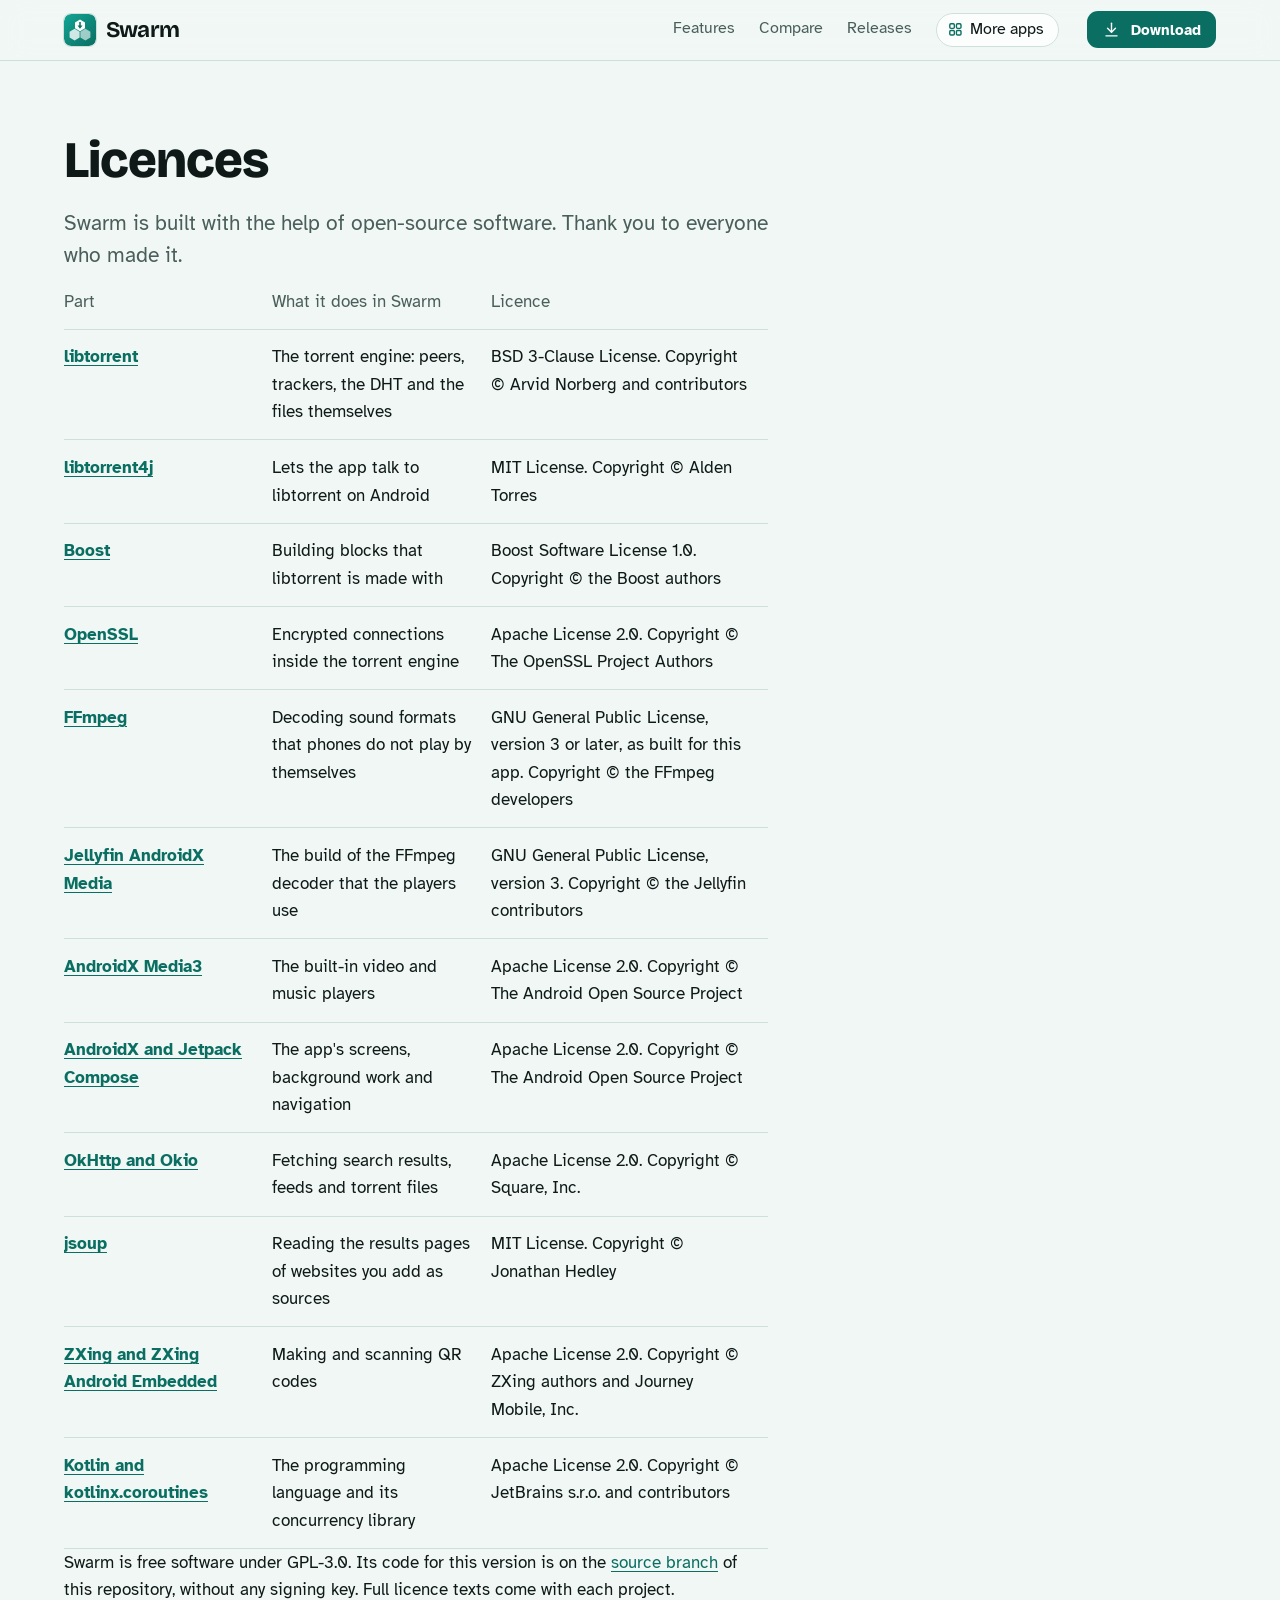
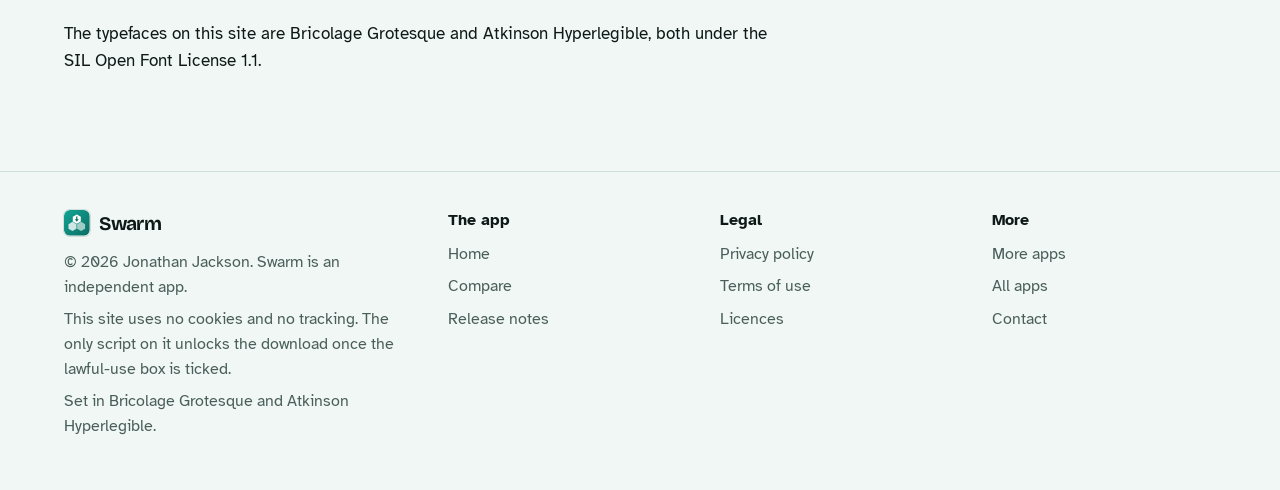
<file: licences.html>
<!DOCTYPE html>
<html lang="en-GB">
<head>
<meta charset="utf-8">
<meta name="viewport" content="width=device-width, initial-scale=1">
<title>Swarm licences</title>
<meta name="description" content="The open-source parts inside Swarm and their licences.">
<meta name="author" content="Jonathan Jackson">
<link rel="canonical" href="https://customgpter.github.io/swarm/licences.html">
<meta name="theme-color" content="#f1f7f5" media="(prefers-color-scheme: light)">
<meta name="theme-color" content="#0a1211" media="(prefers-color-scheme: dark)">
<meta property="og:type" content="website">
<meta property="og:site_name" content="Swarm">
<meta property="og:title" content="Swarm licences">
<meta property="og:description" content="The open-source parts inside Swarm and their licences.">
<meta property="og:url" content="https://customgpter.github.io/swarm/licences.html">
<meta property="og:image" content="https://customgpter.github.io/swarm/assets/og.png">
<meta property="og:image:width" content="1200">
<meta property="og:image:height" content="630">
<meta property="og:image:alt" content="Swarm&#x27;s torrent list with downloads in progress">
<meta property="og:locale" content="en_GB">
<meta name="twitter:card" content="summary_large_image">
<link rel="icon" href="./assets/favicon.svg" type="image/svg+xml">
<link rel="apple-touch-icon" href="./assets/apple-touch-icon.png">
<link rel="preload" href="./assets/fonts/bricolage-grotesque-latin.woff2" as="font" type="font/woff2" crossorigin>
<link rel="preload" href="./assets/fonts/atkinson-hyperlegible-latin-400-normal.woff2" as="font" type="font/woff2" crossorigin>
<link rel="stylesheet" href="./assets/site.css?v=1">
<link rel="stylesheet" href="./assets/house.css?v=1">
<link rel="stylesheet" href="./assets/apps-list.css?v=1">
<script src="./assets/apps-list.js?v=1" defer></script>
</head>
<body>
<a class="skip" href="#main">Skip to content</a>
<header class="masthead">
<div class="wrap">
<a class="brand" href="./" aria-label="Swarm home"><svg viewBox="0 0 108 108" aria-hidden="true"><defs><linearGradient id="sw-g" x1="0" y1="0" x2="1" y2="1"><stop offset="0" stop-color="#12a594"/><stop offset="1" stop-color="#0b6e63"/></linearGradient></defs><rect width="108" height="108" rx="24" fill="url(#sw-g)"/><polygon points="54.0,18.9 70.9,28.65 70.9,48.15 54.0,57.9 37.1,48.15 37.1,28.65" fill="#fff"/><polygon points="35.8,50.1 52.7,59.85 52.7,79.35 35.8,89.1 18.9,79.35 18.9,59.85" fill="#fff" fill-opacity=".8"/><polygon points="72.2,50.1 89.1,59.85 89.1,79.35 72.2,89.1 55.3,79.35 55.3,59.85" fill="#fff" fill-opacity=".6"/><polygon points="51.4,27.35 56.6,27.35 56.6,39.05 62.58,39.05 54.0,49.45 45.42,39.05 51.4,39.05" fill="#0b6e63"/></svg><span>Swarm</span></a>
<nav aria-label="Main"><ul><li><a href="./#features">Features</a></li><li><a href="./compare.html">Compare</a></li><li><a href="./releases.html">Releases</a></li><li><a class="more-apps" href="./more-apps.html"><svg class="ico" viewBox="0 0 24 24" aria-hidden="true"><rect x="4" y="4" width="6.5" height="6.5" rx="1.6"/><rect x="13.5" y="4" width="6.5" height="6.5" rx="1.6"/><rect x="4" y="13.5" width="6.5" height="6.5" rx="1.6"/><rect x="13.5" y="13.5" width="6.5" height="6.5" rx="1.6"/></svg>More apps</a></li></ul></nav>
<a class="button small" href="./#download"><svg class="ico" viewBox="0 0 24 24" aria-hidden="true"><path d="M12 4v11"/><path d="M7 10.5l5 5 5-5"/><path d="M5 20h14"/></svg>Download</a>
</div>
</header>
<main id="main" class="doc">
<div class="wrap">
<div class="measure">
<h1>Licences</h1>
<p class="lede">Swarm is built with the help of open-source software. Thank you to everyone who made it.</p>
<div class="scroll"><table><thead><tr><th scope="col">Part</th><th scope="col">What it does in Swarm</th><th scope="col">Licence</th></tr></thead><tbody><tr><th scope="row"><a href="https://www.libtorrent.org">libtorrent</a></th><td>The torrent engine: peers, trackers, the DHT and the files themselves</td><td>BSD 3-Clause License. Copyright &copy; Arvid Norberg and contributors</td></tr><tr><th scope="row"><a href="https://github.com/aldenml/libtorrent4j">libtorrent4j</a></th><td>Lets the app talk to libtorrent on Android</td><td>MIT License. Copyright &copy; Alden Torres</td></tr><tr><th scope="row"><a href="https://www.boost.org">Boost</a></th><td>Building blocks that libtorrent is made with</td><td>Boost Software License 1.0. Copyright &copy; the Boost authors</td></tr><tr><th scope="row"><a href="https://www.openssl.org">OpenSSL</a></th><td>Encrypted connections inside the torrent engine</td><td>Apache License 2.0. Copyright &copy; The OpenSSL Project Authors</td></tr><tr><th scope="row"><a href="https://ffmpeg.org">FFmpeg</a></th><td>Decoding sound formats that phones do not play by themselves</td><td>GNU General Public License, version 3 or later, as built for this app. Copyright &copy; the FFmpeg developers</td></tr><tr><th scope="row"><a href="https://github.com/jellyfin/jellyfin-androidx-media">Jellyfin AndroidX Media</a></th><td>The build of the FFmpeg decoder that the players use</td><td>GNU General Public License, version 3. Copyright &copy; the Jellyfin contributors</td></tr><tr><th scope="row"><a href="https://developer.android.com/media/media3">AndroidX Media3</a></th><td>The built-in video and music players</td><td>Apache License 2.0. Copyright &copy; The Android Open Source Project</td></tr><tr><th scope="row"><a href="https://developer.android.com/jetpack/androidx">AndroidX and Jetpack Compose</a></th><td>The app's screens, background work and navigation</td><td>Apache License 2.0. Copyright &copy; The Android Open Source Project</td></tr><tr><th scope="row"><a href="https://square.github.io/okhttp/">OkHttp and Okio</a></th><td>Fetching search results, feeds and torrent files</td><td>Apache License 2.0. Copyright &copy; Square, Inc.</td></tr><tr><th scope="row"><a href="https://jsoup.org">jsoup</a></th><td>Reading the results pages of websites you add as sources</td><td>MIT License. Copyright &copy; Jonathan Hedley</td></tr><tr><th scope="row"><a href="https://github.com/journeyapps/zxing-android-embedded">ZXing and ZXing Android Embedded</a></th><td>Making and scanning QR codes</td><td>Apache License 2.0. Copyright &copy; ZXing authors and Journey Mobile, Inc.</td></tr><tr><th scope="row"><a href="https://github.com/JetBrains/kotlin">Kotlin and kotlinx.coroutines</a></th><td>The programming language and its concurrency library</td><td>Apache License 2.0. Copyright &copy; JetBrains s.r.o. and contributors</td></tr></tbody></table></div>
<p>Swarm is free software under GPL-3.0. Its code for this version is on the <a href="https://github.com/CustomGPTer/swarm/tree/source">source branch</a> of this repository, without any signing key. Full licence texts come with each project.</p>
<p>The typefaces on this site are Bricolage Grotesque and Atkinson Hyperlegible, both under the SIL Open Font License 1.1.</p>
</div>
</div>
</main>
<footer class="colophon">
<div class="wrap">
<div>
<a class="brand" href="./" aria-label="Swarm home"><svg viewBox="0 0 108 108" aria-hidden="true"><defs><linearGradient id="sw-g" x1="0" y1="0" x2="1" y2="1"><stop offset="0" stop-color="#12a594"/><stop offset="1" stop-color="#0b6e63"/></linearGradient></defs><rect width="108" height="108" rx="24" fill="url(#sw-g)"/><polygon points="54.0,18.9 70.9,28.65 70.9,48.15 54.0,57.9 37.1,48.15 37.1,28.65" fill="#fff"/><polygon points="35.8,50.1 52.7,59.85 52.7,79.35 35.8,89.1 18.9,79.35 18.9,59.85" fill="#fff" fill-opacity=".8"/><polygon points="72.2,50.1 89.1,59.85 89.1,79.35 72.2,89.1 55.3,79.35 55.3,59.85" fill="#fff" fill-opacity=".6"/><polygon points="51.4,27.35 56.6,27.35 56.6,39.05 62.58,39.05 54.0,49.45 45.42,39.05 51.4,39.05" fill="#0b6e63"/></svg><span>Swarm</span></a>
<p>&copy; 2026 Jonathan Jackson. Swarm is an independent app.</p>
<p>This site uses no cookies and no tracking. The only script on it unlocks the download once the lawful-use box is ticked.</p>
<p>Set in Bricolage Grotesque and Atkinson Hyperlegible.</p>
</div>
<nav aria-label="The app"><h2>The app</h2><ul>
<li><a href="./">Home</a></li>
<li><a href="./compare.html">Compare</a></li>
<li><a href="./releases.html">Release notes</a></li>

</ul></nav>
<nav aria-label="Legal"><h2>Legal</h2><ul>
<li><a href="./privacy.html">Privacy policy</a></li>
<li><a href="./terms.html">Terms of use</a></li>
<li><a href="./licences.html">Licences</a></li>
</ul></nav>
<nav aria-label="More"><h2>More</h2><ul>
<li><a href="./more-apps.html">More apps</a></li>
<li><a href="https://customgpter.github.io/">All apps</a></li>
<li><a href="https://github.com/CustomGPTer/swarm/issues">Contact</a></li>
</ul></nav>
</div>
</footer>
</body>
</html>
</file>
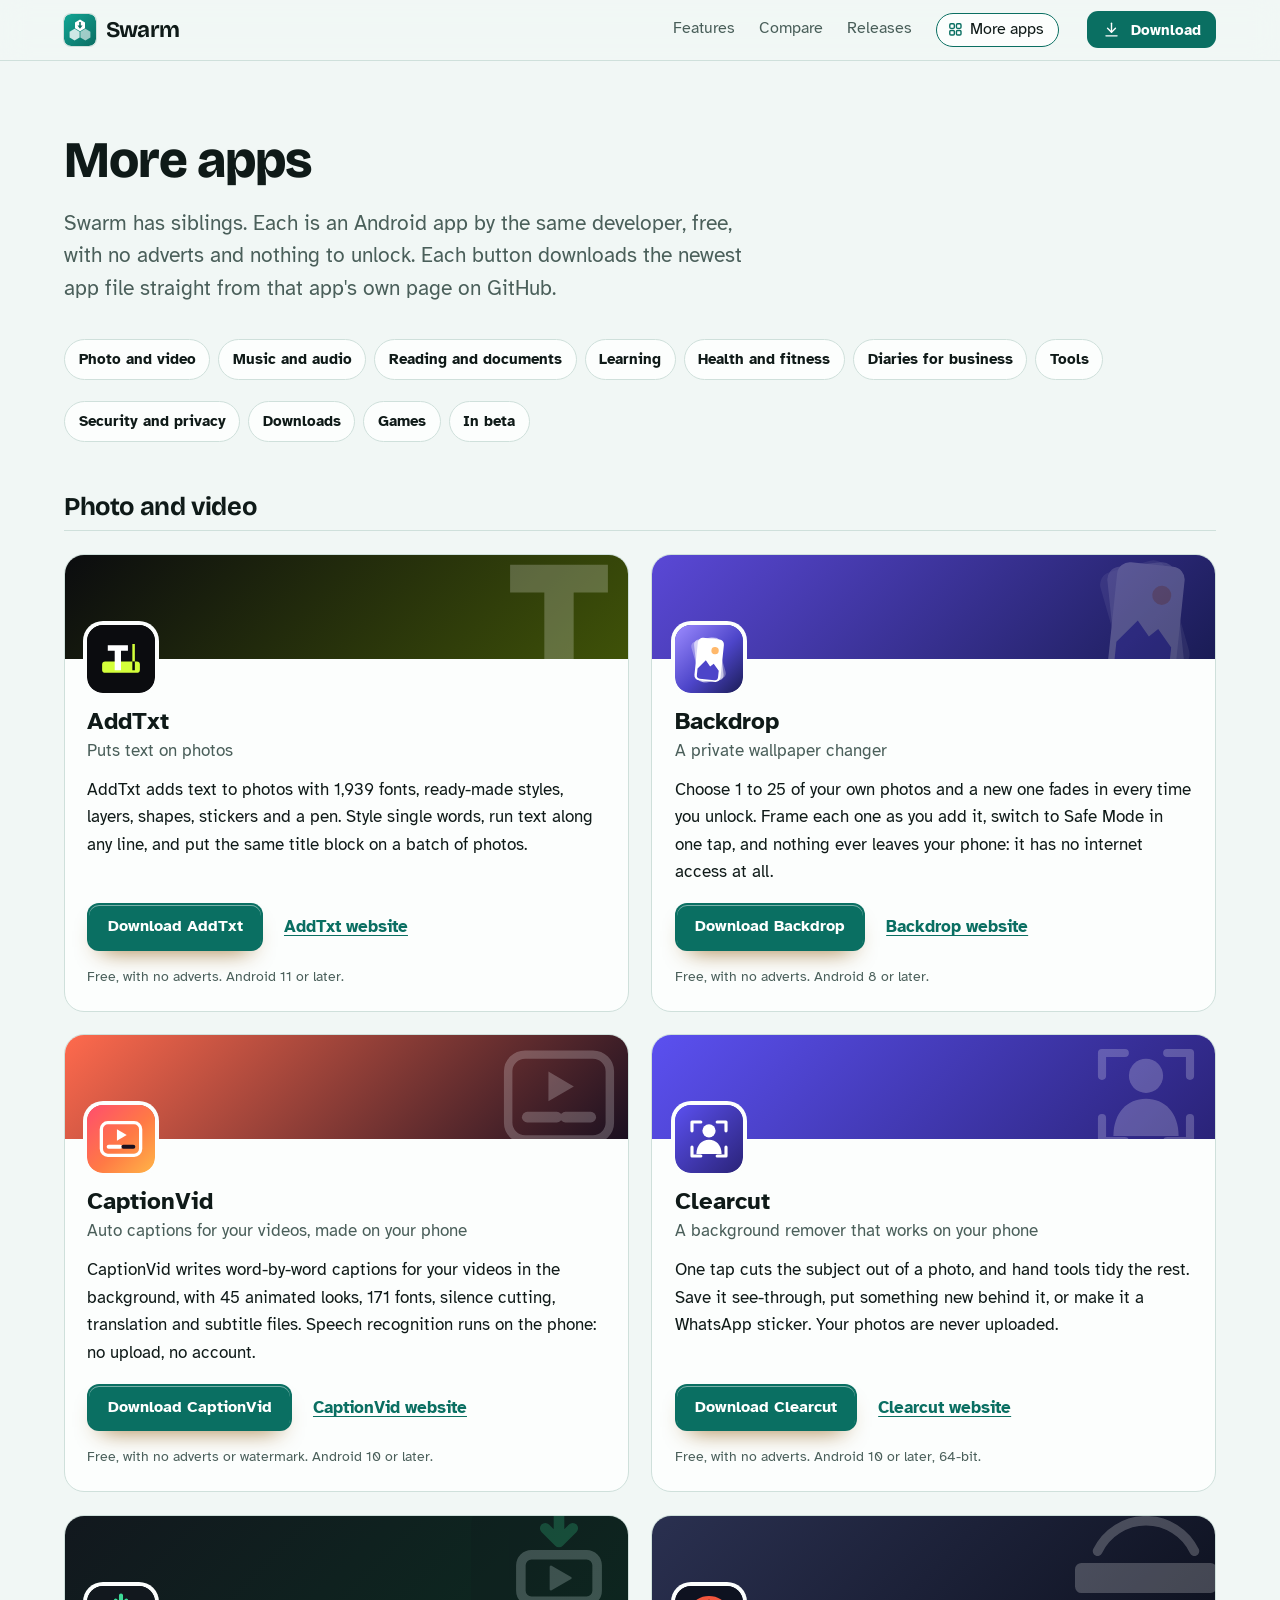
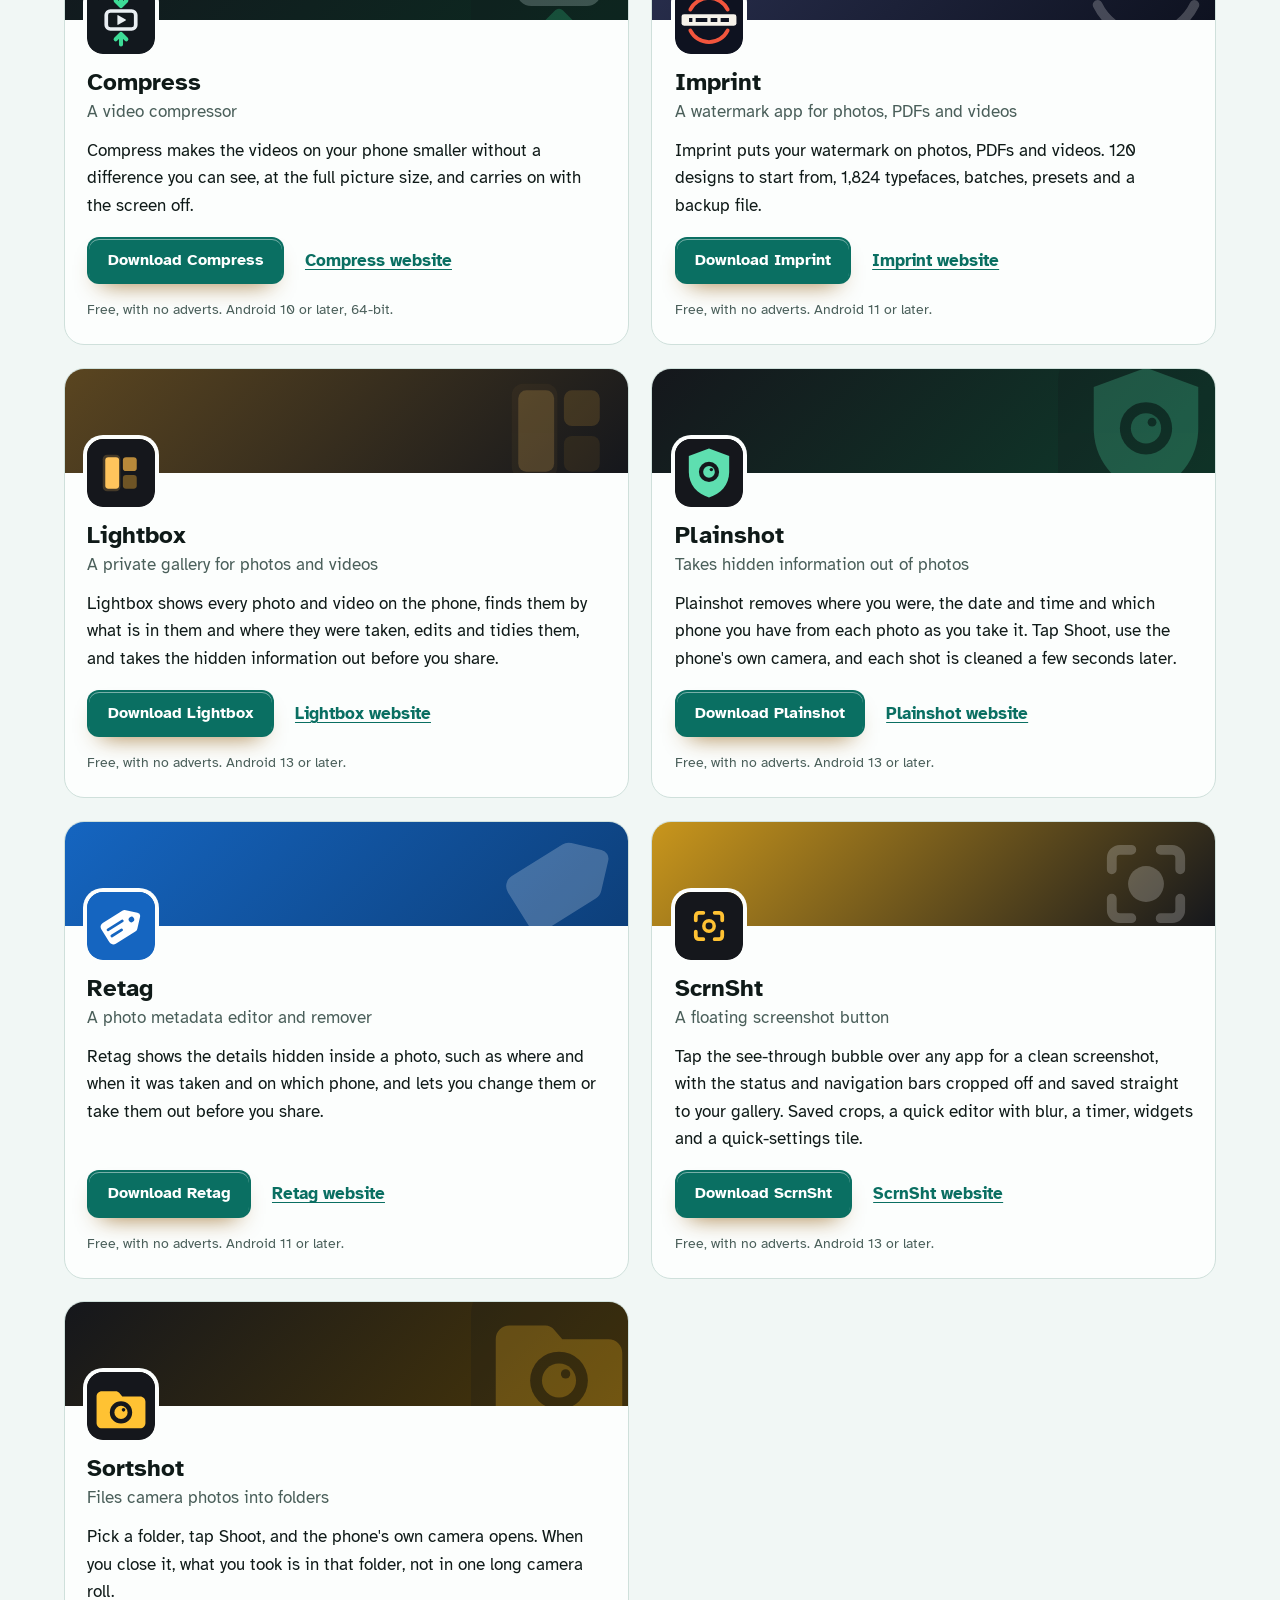
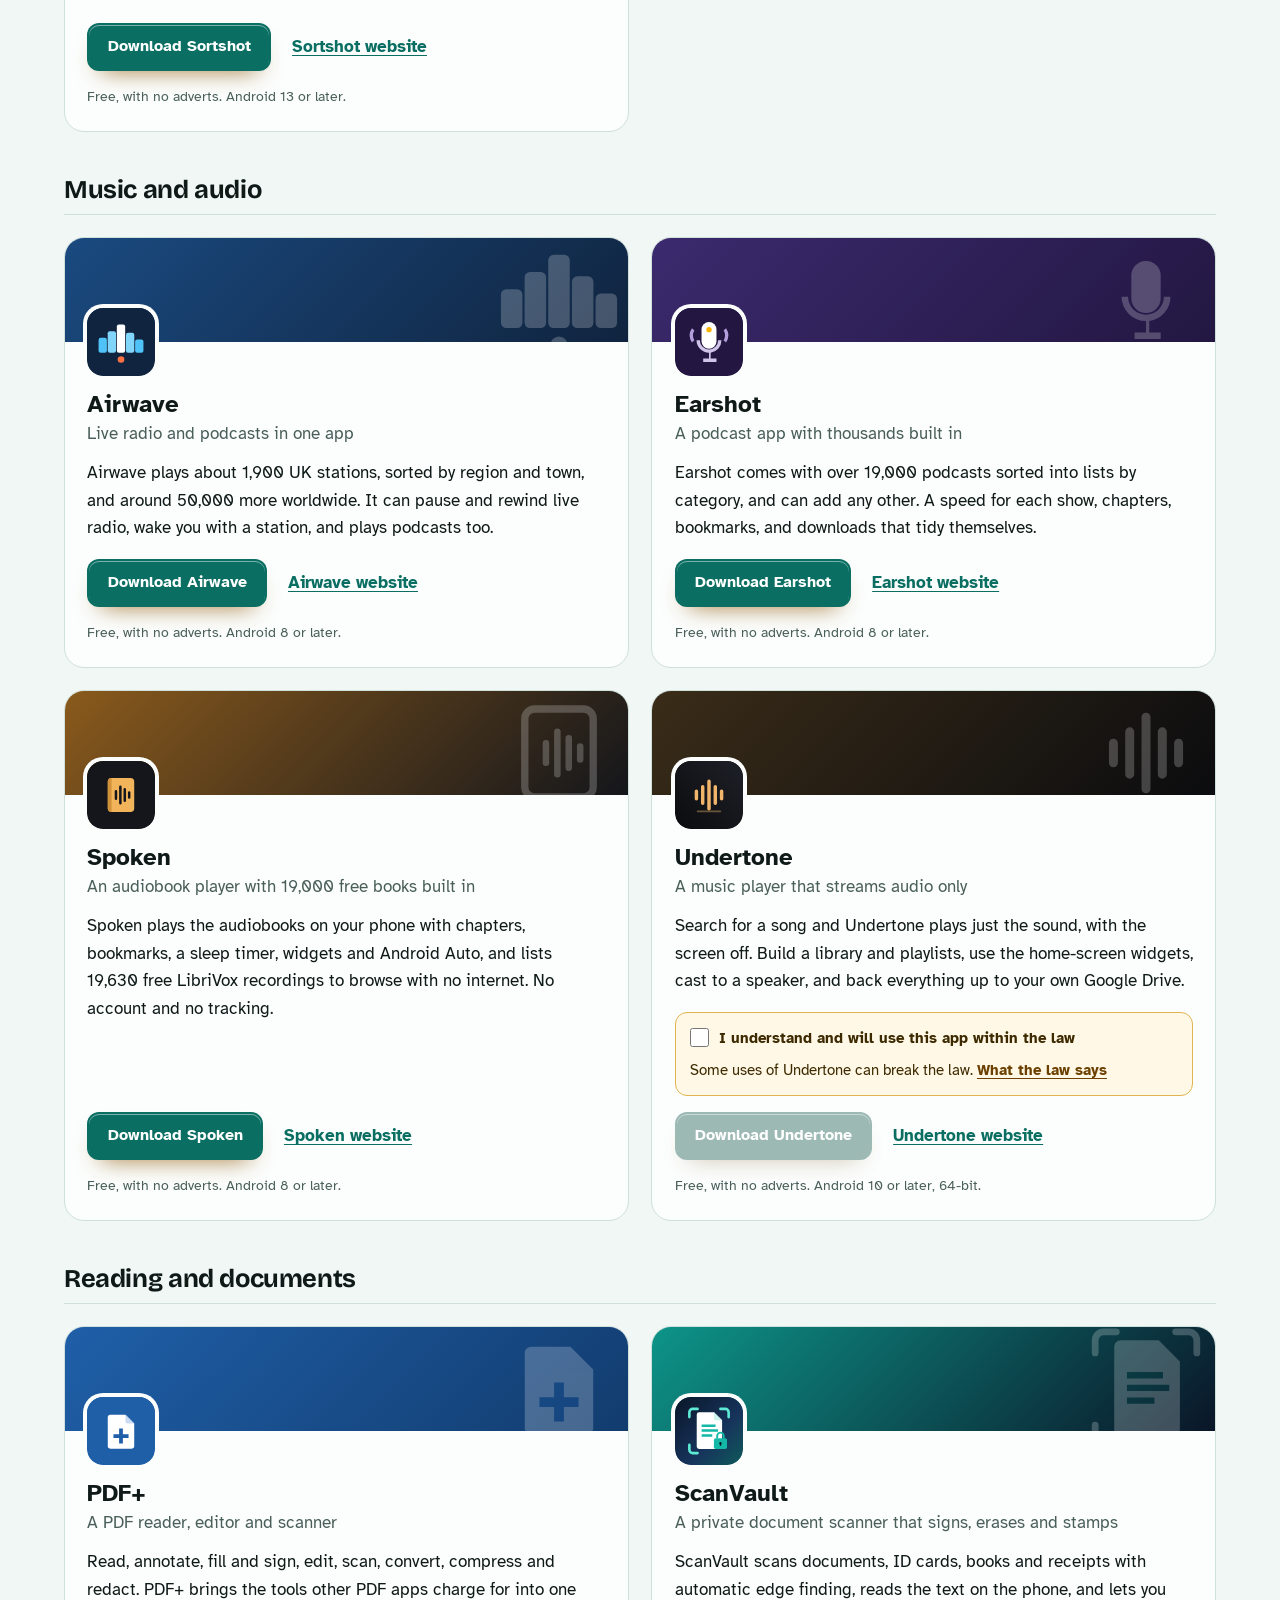
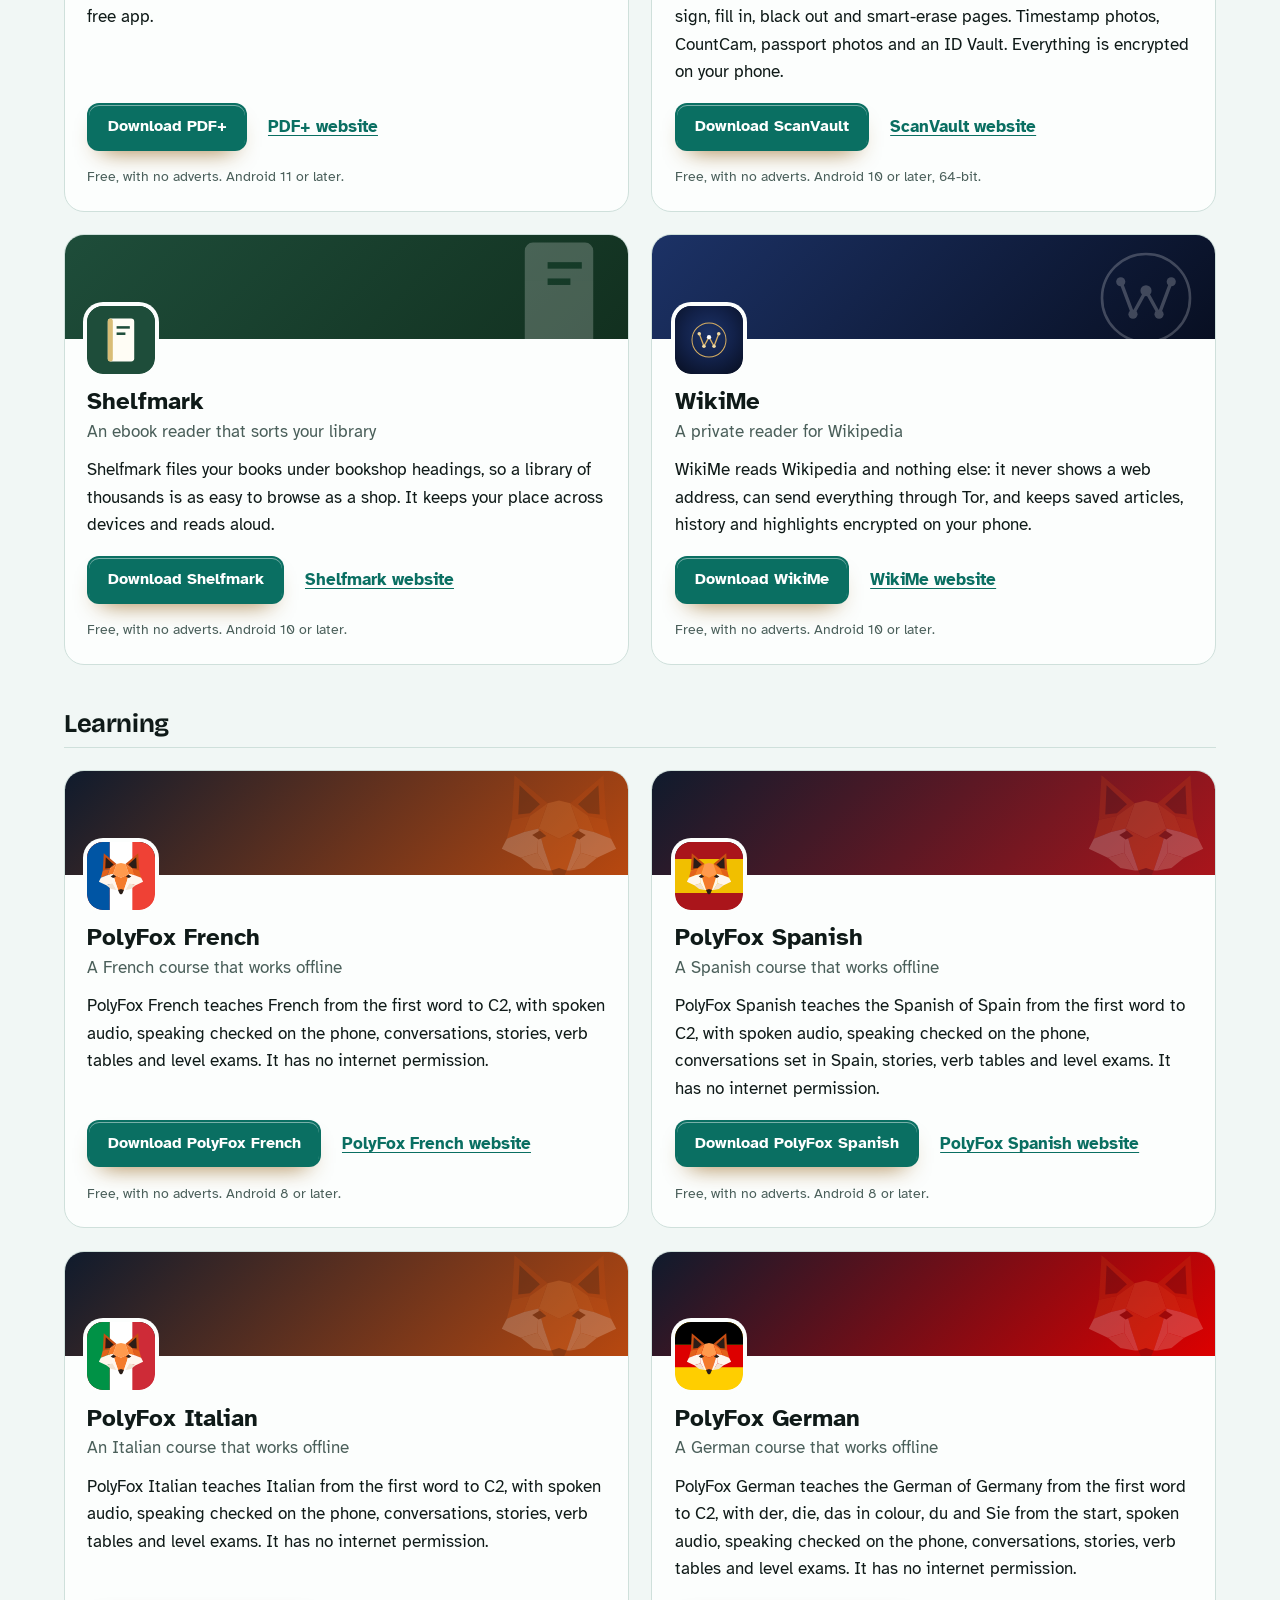
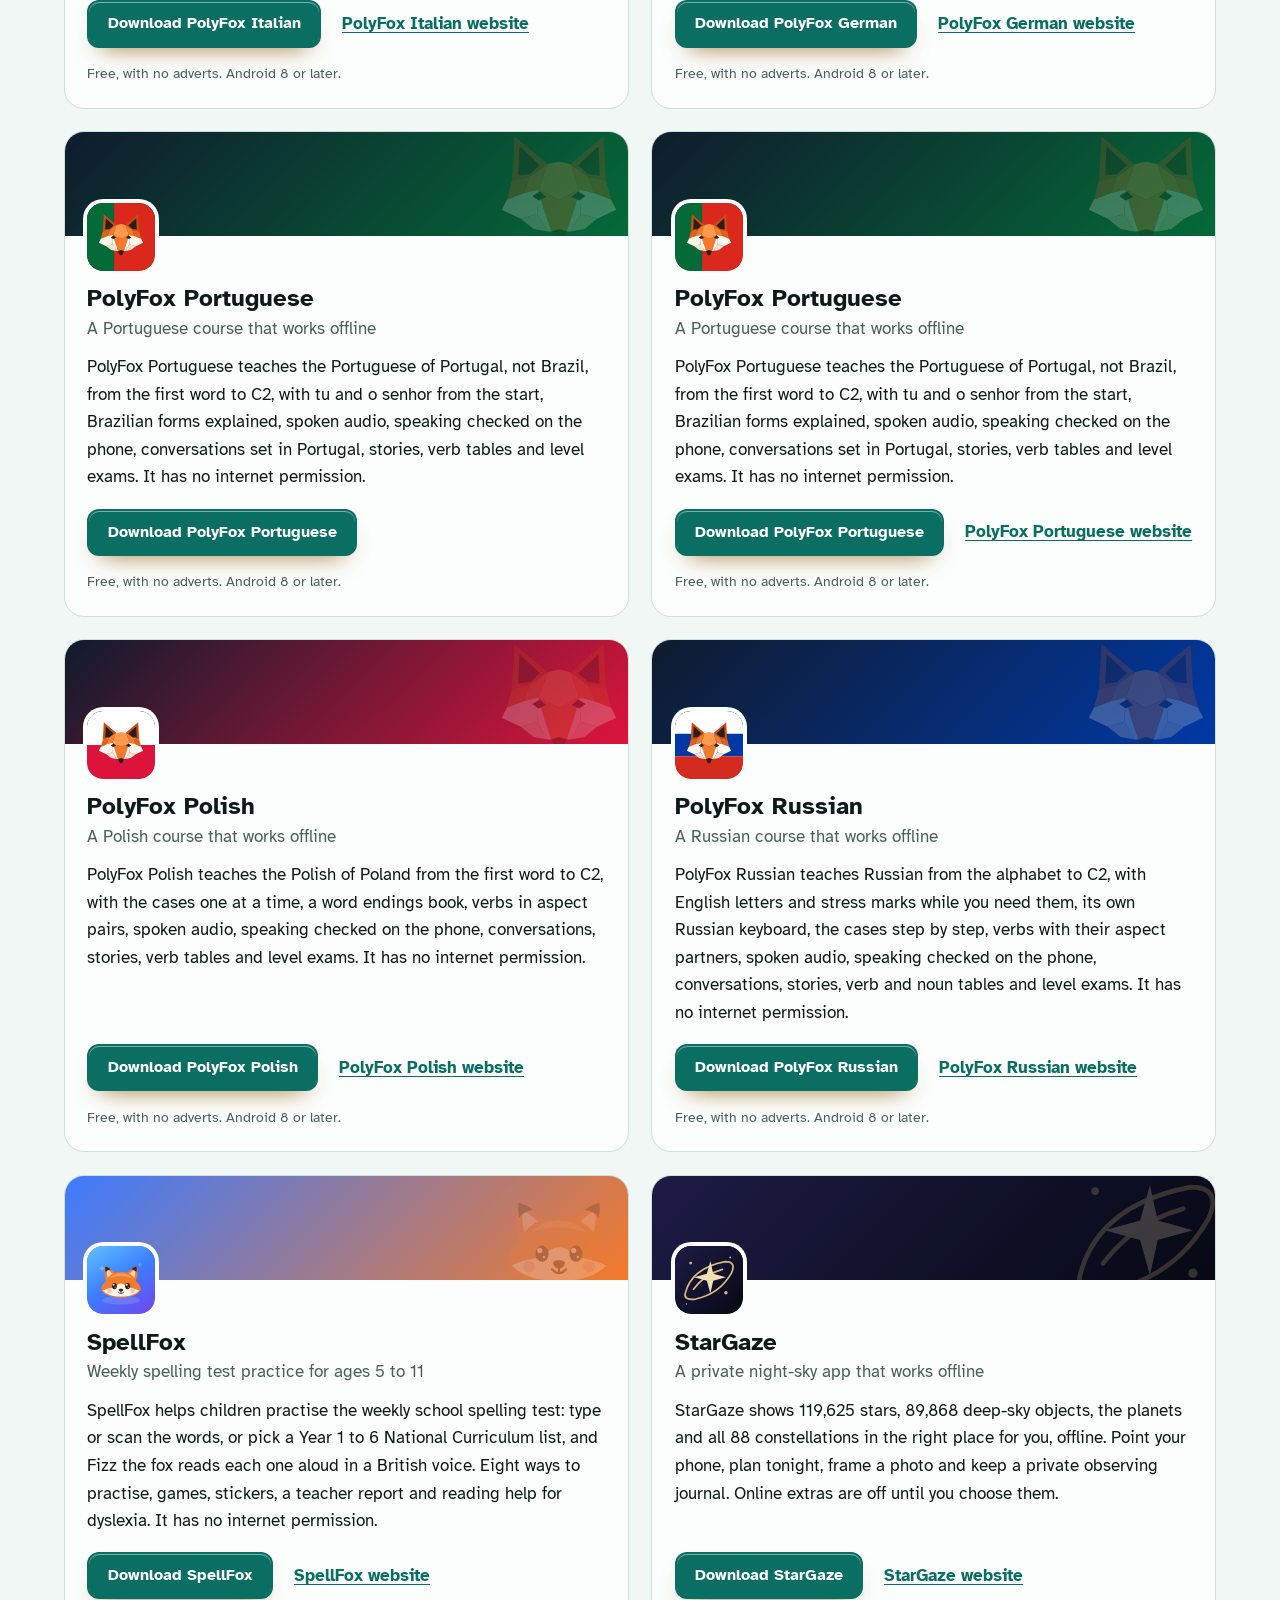
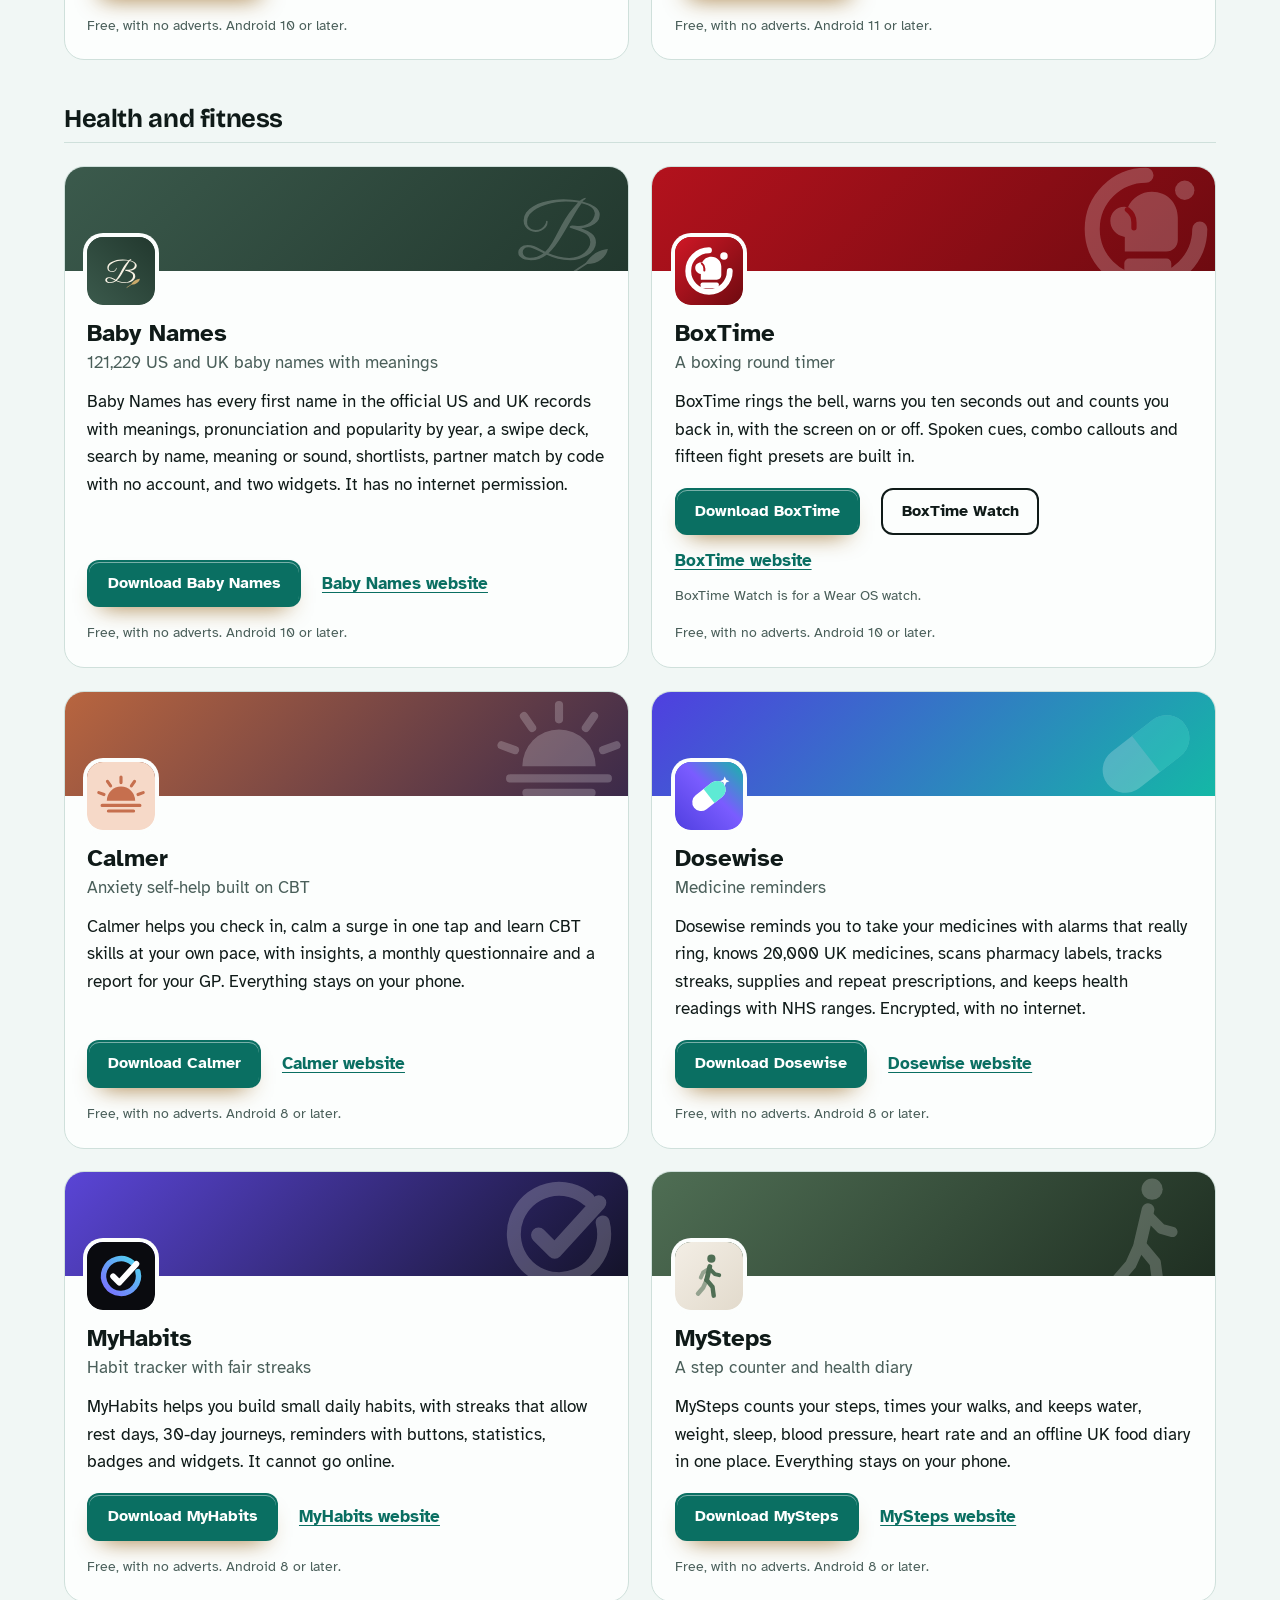
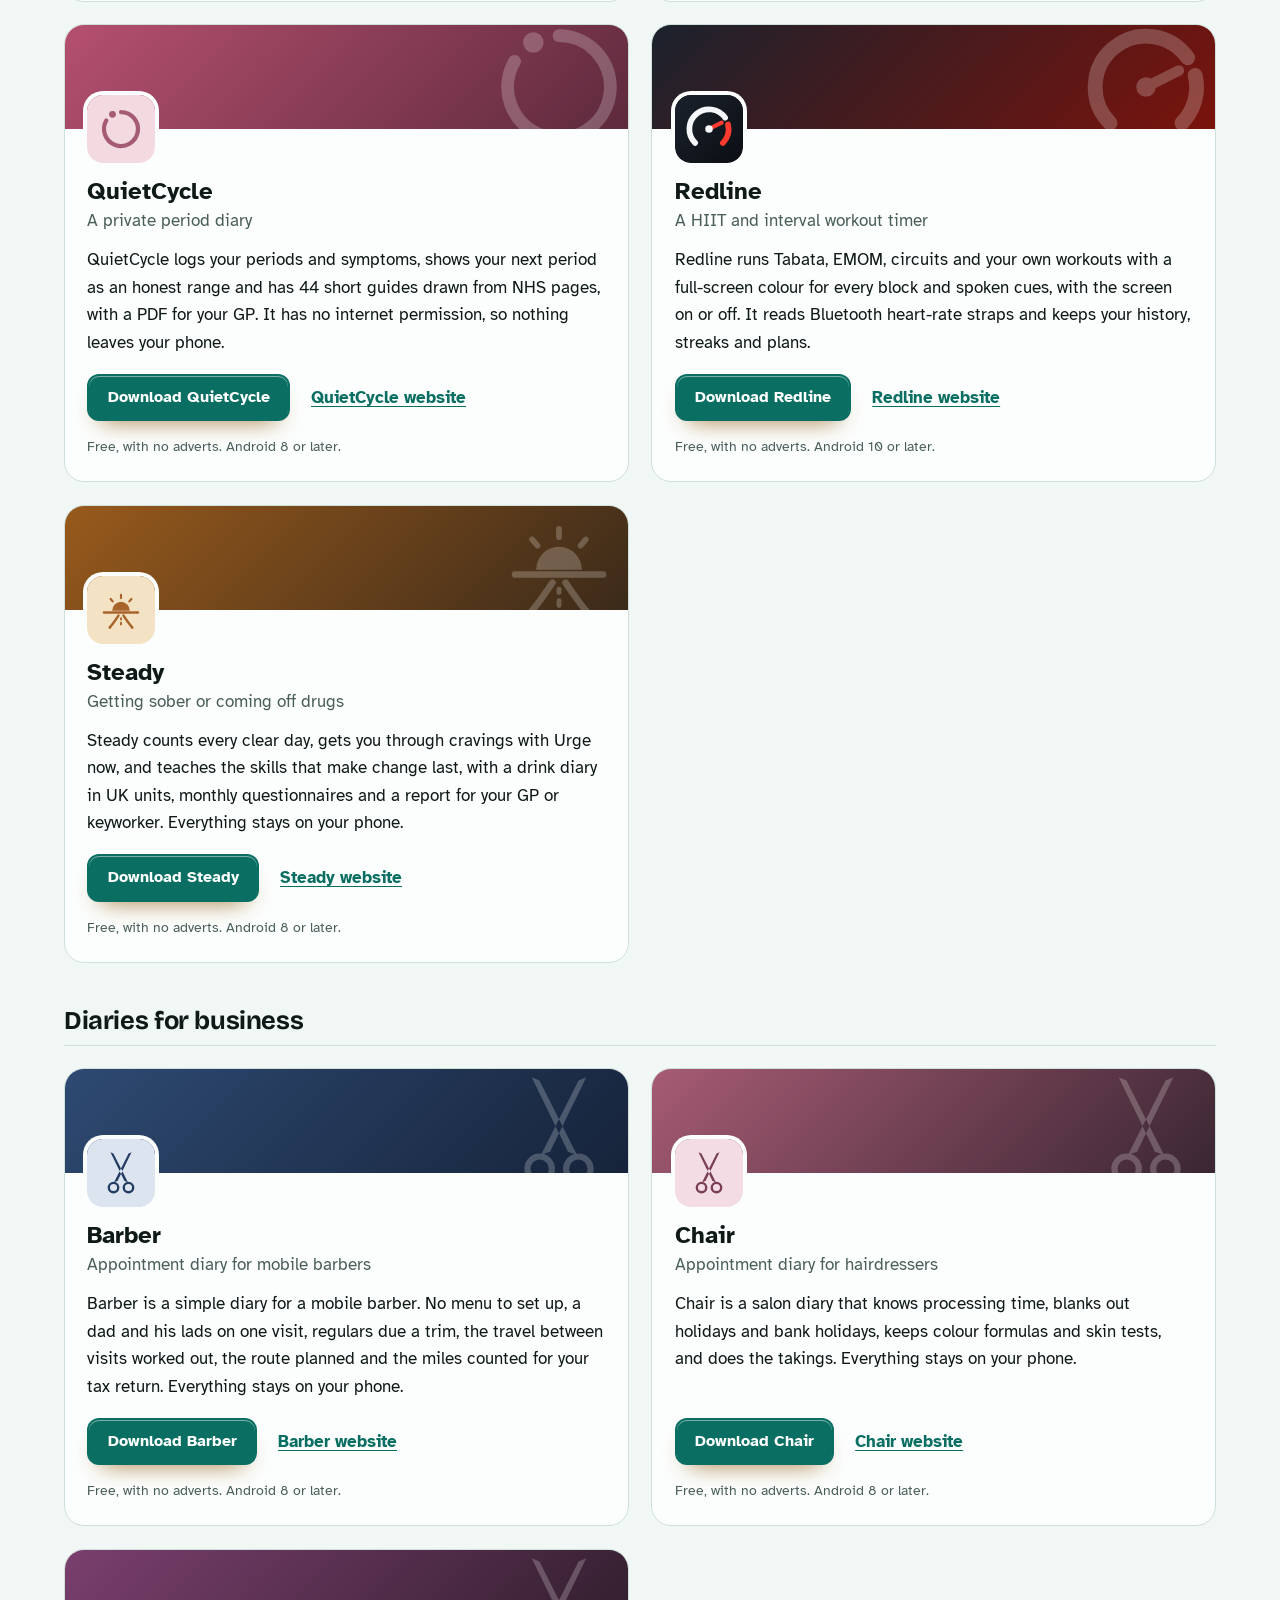
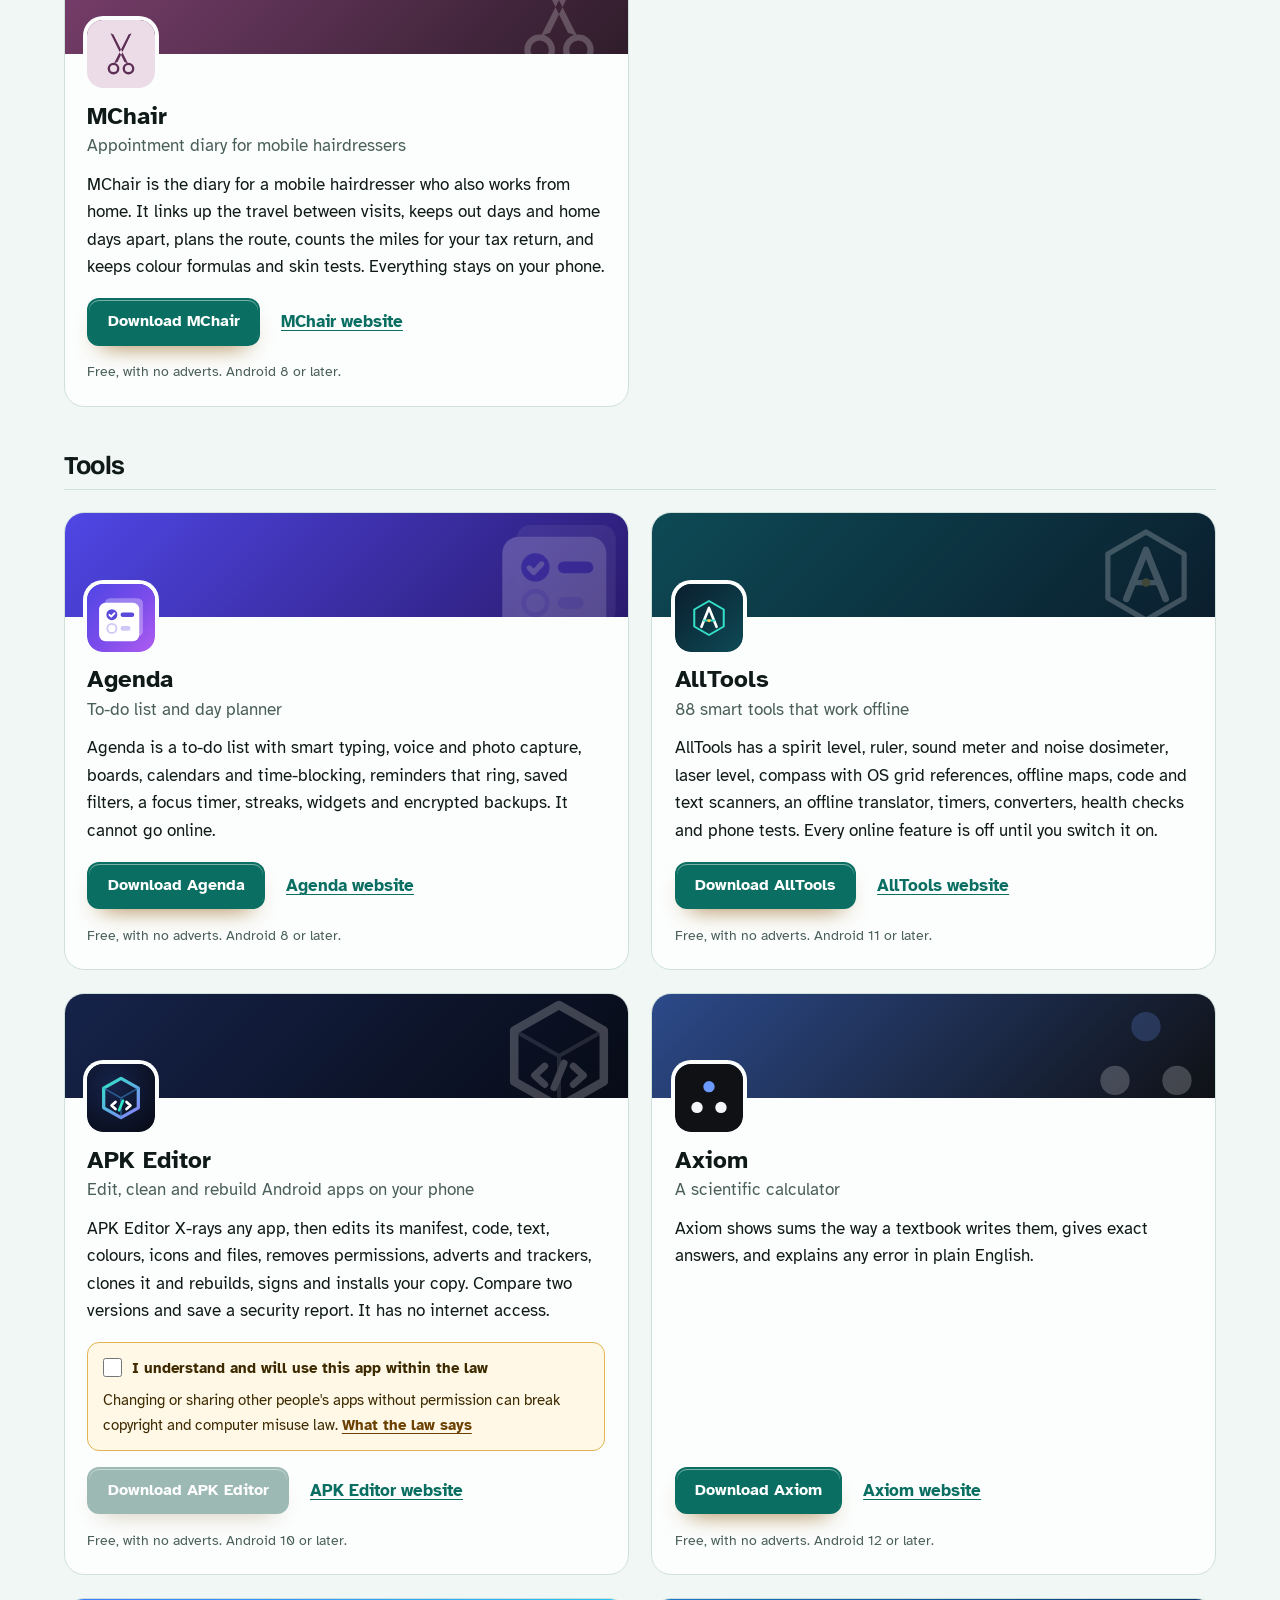
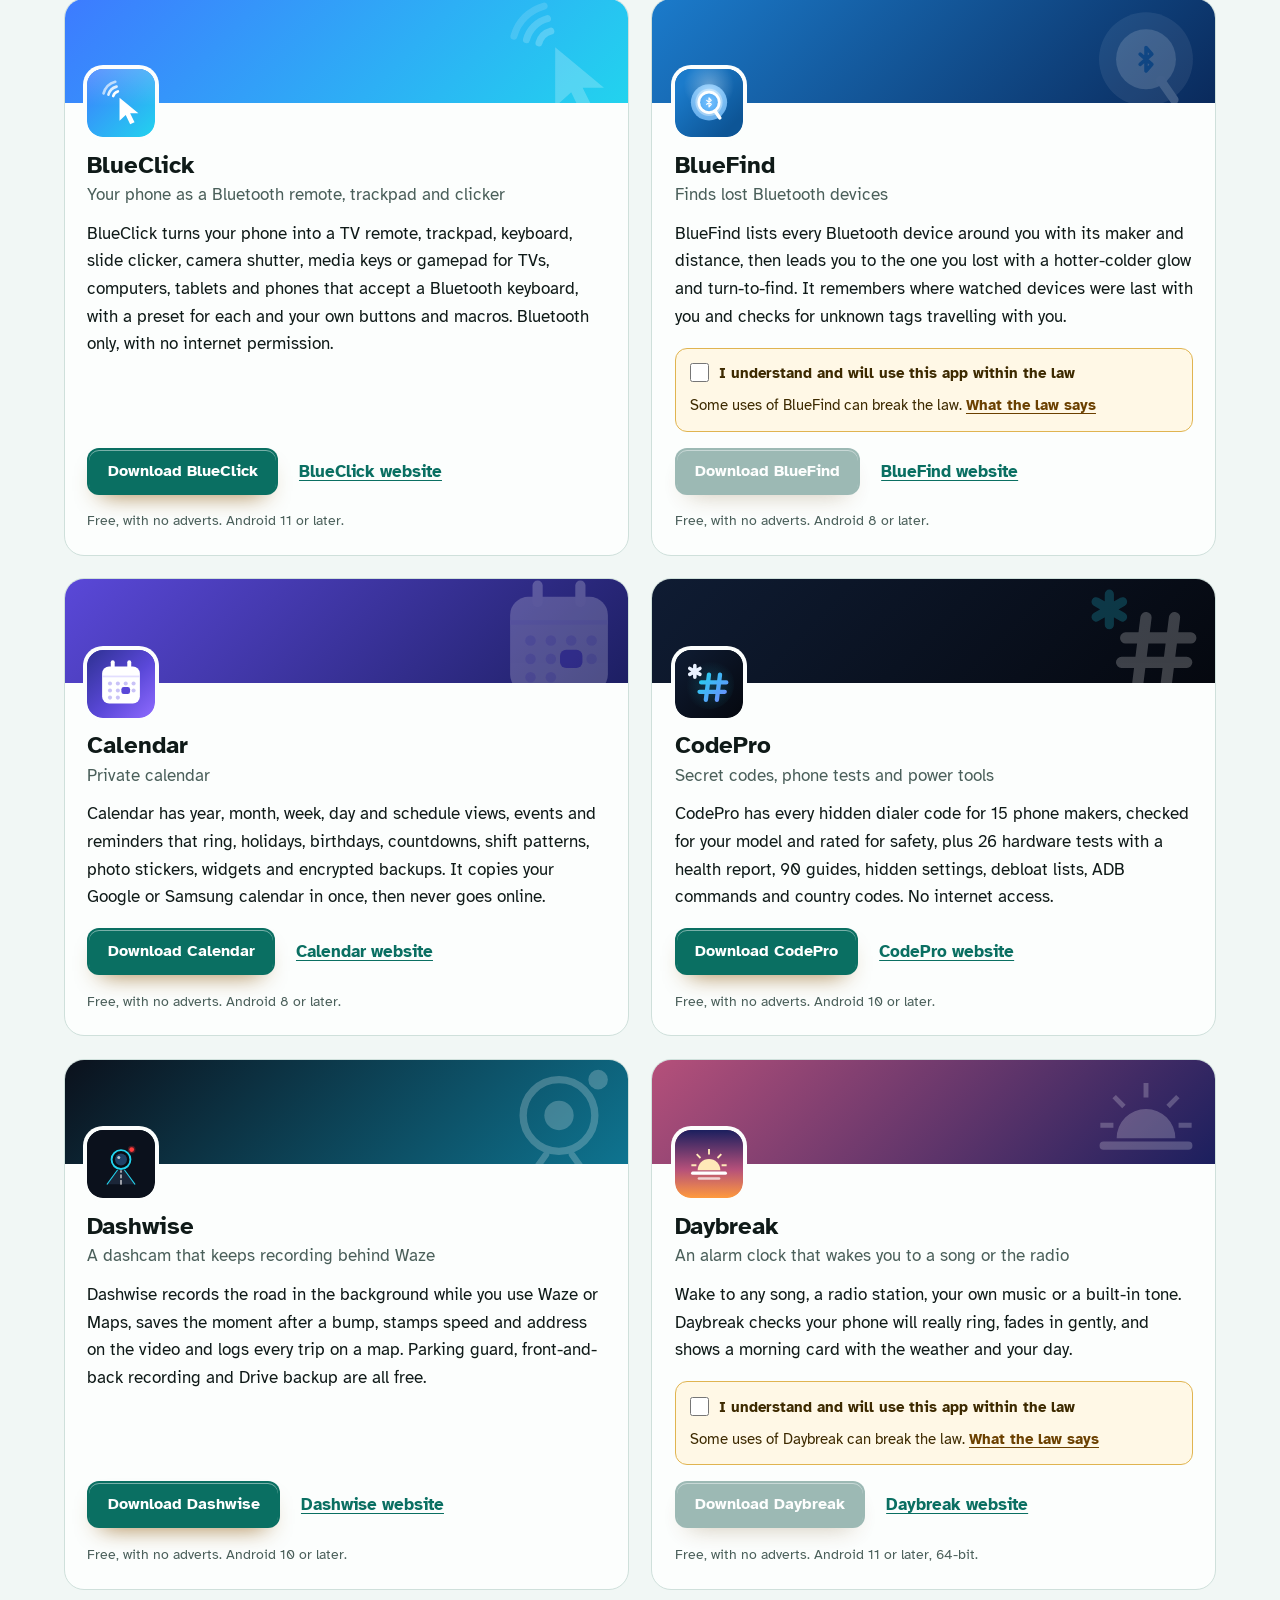
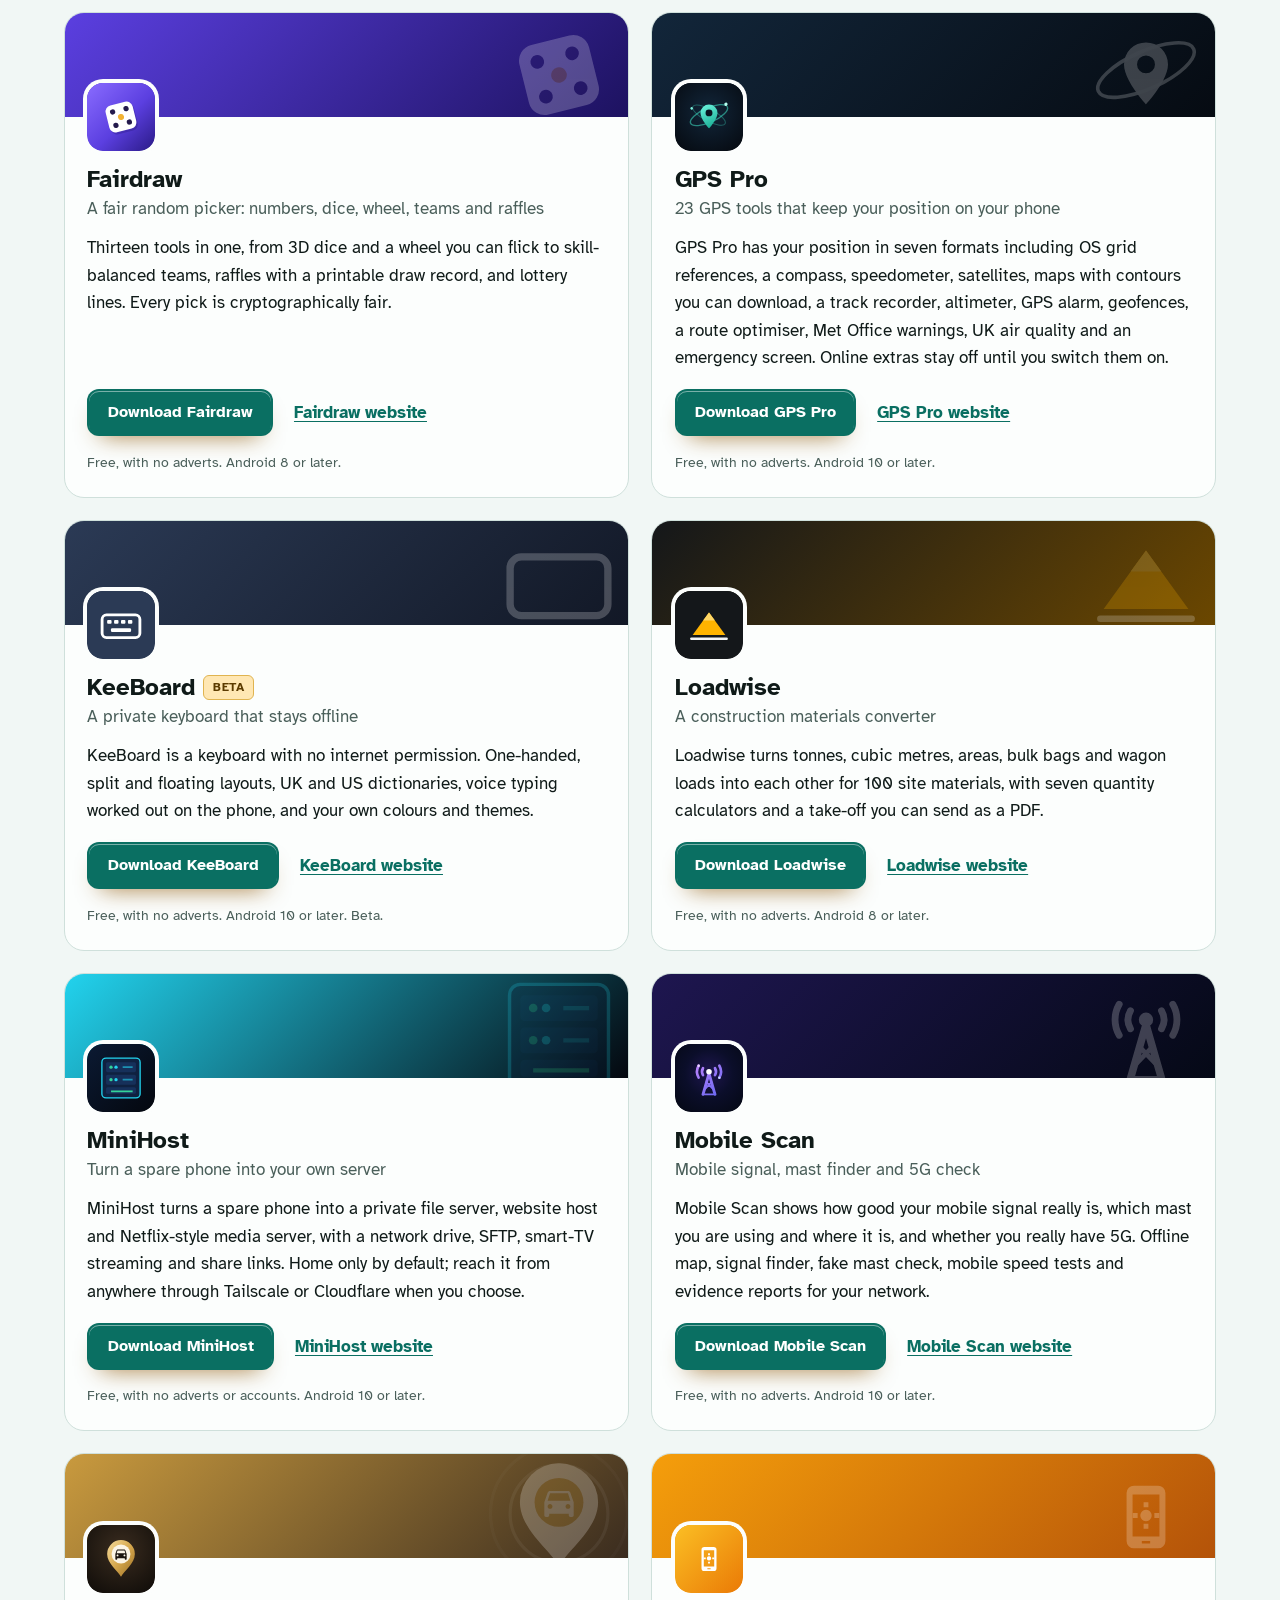
<file: more-apps.html>
<!DOCTYPE html>
<html lang="en-GB">
<head>
<meta charset="utf-8">
<meta name="viewport" content="width=device-width, initial-scale=1">
<title>More free Android apps from the maker of Swarm</title>
<meta name="description" content="All 99 free Android apps from the maker of Swarm, in one list by category, each with its download and a link to its website.">
<meta name="author" content="Jonathan Jackson">
<link rel="canonical" href="https://customgpter.github.io/swarm/more-apps.html">
<meta name="theme-color" content="#f1f7f5" media="(prefers-color-scheme: light)">
<meta name="theme-color" content="#0a1211" media="(prefers-color-scheme: dark)">
<meta property="og:type" content="website">
<meta property="og:site_name" content="Swarm">
<meta property="og:title" content="More free Android apps from the maker of Swarm">
<meta property="og:description" content="All 99 free Android apps from the maker of Swarm, in one list by category, each with its download and a link to its website.">
<meta property="og:url" content="https://customgpter.github.io/swarm/more-apps.html">
<meta property="og:image" content="https://customgpter.github.io/swarm/assets/og.png">
<meta property="og:image:width" content="1200">
<meta property="og:image:height" content="630">
<meta property="og:image:alt" content="Swarm&#x27;s torrent list with downloads in progress">
<meta property="og:locale" content="en_GB">
<meta name="twitter:card" content="summary_large_image">
<link rel="icon" href="./assets/favicon.svg" type="image/svg+xml">
<link rel="apple-touch-icon" href="./assets/apple-touch-icon.png">
<link rel="preload" href="./assets/fonts/bricolage-grotesque-latin.woff2" as="font" type="font/woff2" crossorigin>
<link rel="preload" href="./assets/fonts/atkinson-hyperlegible-latin-400-normal.woff2" as="font" type="font/woff2" crossorigin>
<link rel="stylesheet" href="./assets/site.css?v=1">
<link rel="stylesheet" href="./assets/house.css?v=1">
<script type="application/ld+json">{"@context":"https://schema.org","@type":"ItemList","name":"Apps from the maker of Swarm","url":"https://customgpter.github.io/swarm/more-apps.html","itemListElement":[{"@type":"ListItem","position":1,"name":"AddTxt","url":"https://customgpter.github.io/addtxt/"},{"@type":"ListItem","position":2,"name":"Backdrop","url":"https://customgpter.github.io/backdrop/"},{"@type":"ListItem","position":3,"name":"CaptionVid","url":"https://customgpter.github.io/captionvid/"},{"@type":"ListItem","position":4,"name":"Clearcut","url":"https://customgpter.github.io/clearcut/"},{"@type":"ListItem","position":5,"name":"Compress","url":"https://customgpter.github.io/compress/"},{"@type":"ListItem","position":6,"name":"Imprint","url":"https://customgpter.github.io/imprint/"},{"@type":"ListItem","position":7,"name":"Lightbox","url":"https://customgpter.github.io/lightbox/"},{"@type":"ListItem","position":8,"name":"Plainshot","url":"https://customgpter.github.io/plainshot/"},{"@type":"ListItem","position":9,"name":"Retag","url":"https://customgpter.github.io/retag/"},{"@type":"ListItem","position":10,"name":"ScrnSht","url":"https://customgpter.github.io/scrnsht/"},{"@type":"ListItem","position":11,"name":"Sortshot","url":"https://customgpter.github.io/sortshot/"},{"@type":"ListItem","position":12,"name":"Airwave","url":"https://customgpter.github.io/airwave/"},{"@type":"ListItem","position":13,"name":"Earshot","url":"https://customgpter.github.io/earshot/"},{"@type":"ListItem","position":14,"name":"Spoken","url":"https://customgpter.github.io/spoken/"},{"@type":"ListItem","position":15,"name":"Undertone","url":"https://customgpter.github.io/undertone/"},{"@type":"ListItem","position":16,"name":"PDF+","url":"https://customgpter.github.io/pdfplus/"},{"@type":"ListItem","position":17,"name":"ScanVault","url":"https://customgpter.github.io/scanvault/"},{"@type":"ListItem","position":18,"name":"Shelfmark","url":"https://customgpter.github.io/shelfmark/"},{"@type":"ListItem","position":19,"name":"WikiMe","url":"https://customgpter.github.io/wikime/"},{"@type":"ListItem","position":20,"name":"PolyFox French","url":"https://customgpter.github.io/polyfox/"},{"@type":"ListItem","position":21,"name":"PolyFox German","url":"https://customgpter.github.io/polyfox-german/"},{"@type":"ListItem","position":22,"name":"PolyFox Portuguese","url":"https://customgpter.github.io/polyfox-portuguese/"},{"@type":"ListItem","position":23,"name":"PolyFox Polish","url":"https://customgpter.github.io/polyfox-polish/"},{"@type":"ListItem","position":24,"name":"PolyFox Russian","url":"https://customgpter.github.io/polyfox-russian/"},{"@type":"ListItem","position":25,"name":"SpellFox","url":"https://customgpter.github.io/spellfox/"},{"@type":"ListItem","position":26,"name":"StarGaze","url":"https://customgpter.github.io/stargaze/"},{"@type":"ListItem","position":27,"name":"Baby Names","url":"https://customgpter.github.io/babynames/"},{"@type":"ListItem","position":28,"name":"BoxTime","url":"https://customgpter.github.io/boxtime/"},{"@type":"ListItem","position":29,"name":"Calmer","url":"https://customgpter.github.io/calmer/"},{"@type":"ListItem","position":30,"name":"Dosewise","url":"https://customgpter.github.io/dosewise/"},{"@type":"ListItem","position":31,"name":"MyHabits","url":"https://customgpter.github.io/myhabits/"},{"@type":"ListItem","position":32,"name":"MySteps","url":"https://customgpter.github.io/mysteps/"},{"@type":"ListItem","position":33,"name":"QuietCycle","url":"https://customgpter.github.io/quietcycle/"},{"@type":"ListItem","position":34,"name":"Redline","url":"https://customgpter.github.io/redline/"},{"@type":"ListItem","position":35,"name":"Steady","url":"https://customgpter.github.io/steady/"},{"@type":"ListItem","position":36,"name":"Barber","url":"https://customgpter.github.io/barber/"},{"@type":"ListItem","position":37,"name":"Chair","url":"https://customgpter.github.io/chair/"},{"@type":"ListItem","position":38,"name":"MChair","url":"https://customgpter.github.io/mchair/"},{"@type":"ListItem","position":39,"name":"Agenda","url":"https://customgpter.github.io/agenda/"},{"@type":"ListItem","position":40,"name":"AllTools","url":"https://customgpter.github.io/alltools/"},{"@type":"ListItem","position":41,"name":"APK Editor","url":"https://customgpter.github.io/apkeditor/"},{"@type":"ListItem","position":42,"name":"Axiom","url":"https://customgpter.github.io/axiom/"},{"@type":"ListItem","position":43,"name":"BlueClick","url":"https://customgpter.github.io/blueclick/"},{"@type":"ListItem","position":44,"name":"BlueFind","url":"https://customgpter.github.io/bluefind/"},{"@type":"ListItem","position":45,"name":"Calendar","url":"https://customgpter.github.io/calendar/"},{"@type":"ListItem","position":46,"name":"CodePro","url":"https://customgpter.github.io/codepro/"},{"@type":"ListItem","position":47,"name":"Dashwise","url":"https://customgpter.github.io/dashwise/"},{"@type":"ListItem","position":48,"name":"Daybreak","url":"https://customgpter.github.io/daybreak/"},{"@type":"ListItem","position":49,"name":"Fairdraw","url":"https://customgpter.github.io/fairdraw/"},{"@type":"ListItem","position":50,"name":"GPS Pro","url":"https://customgpter.github.io/gpspro/"},{"@type":"ListItem","position":51,"name":"KeeBoard","url":"https://customgpter.github.io/keeboard/"},{"@type":"ListItem","position":52,"name":"Loadwise","url":"https://customgpter.github.io/loadwise/"},{"@type":"ListItem","position":53,"name":"MiniHost","url":"https://customgpter.github.io/minihost/"},{"@type":"ListItem","position":54,"name":"Mobile Scan","url":"https://customgpter.github.io/mobilescan/"},{"@type":"ListItem","position":55,"name":"Parkwise","url":"https://customgpter.github.io/parkwise/"},{"@type":"ListItem","position":56,"name":"Pocketmind","url":"https://customgpter.github.io/pocketmind/"},{"@type":"ListItem","position":57,"name":"Refine","url":"https://customgpter.github.io/refine/"},{"@type":"ListItem","position":58,"name":"Shiftwise","url":"https://customgpter.github.io/shiftwise/"},{"@type":"ListItem","position":59,"name":"SimpleCalc","url":"https://customgpter.github.io/simplecalc/"},{"@type":"ListItem","position":60,"name":"Skyline","url":"https://customgpter.github.io/skyline/"},{"@type":"ListItem","position":61,"name":"Slipway","url":"https://customgpter.github.io/slipway/"},{"@type":"ListItem","position":62,"name":"Tagger","url":"https://customgpter.github.io/tagger/"},{"@type":"ListItem","position":63,"name":"TotalClean","url":"https://customgpter.github.io/totalclean/"},{"@type":"ListItem","position":64,"name":"TVLink","url":"https://customgpter.github.io/tvlink/"},{"@type":"ListItem","position":65,"name":"Unbox","url":"https://customgpter.github.io/unbox/"},{"@type":"ListItem","position":66,"name":"WhatsKeep","url":"https://customgpter.github.io/whatskeep/"},{"@type":"ListItem","position":67,"name":"WiFi Scan","url":"https://customgpter.github.io/wifiscan/"},{"@type":"ListItem","position":68,"name":"Auditly","url":"https://customgpter.github.io/auditly/"},{"@type":"ListItem","position":69,"name":"Backchannel","url":"https://customgpter.github.io/backchannel/"},{"@type":"ListItem","position":70,"name":"ENotes","url":"https://customgpter.github.io/enotes/"},{"@type":"ListItem","position":71,"name":"FindMe","url":"https://customgpter.github.io/findme/"},{"@type":"ListItem","position":72,"name":"iLock","url":"https://customgpter.github.io/ilock/"},{"@type":"ListItem","position":73,"name":"ImSafe","url":"https://customgpter.github.io/imsafe/"},{"@type":"ListItem","position":74,"name":"IShred","url":"https://customgpter.github.io/ishred/"},{"@type":"ListItem","position":75,"name":"LockBox","url":"https://customgpter.github.io/lockbox/"},{"@type":"ListItem","position":76,"name":"PassVault","url":"https://customgpter.github.io/passvault/"},{"@type":"ListItem","position":77,"name":"SpyFind","url":"https://customgpter.github.io/spyfind/"},{"@type":"ListItem","position":78,"name":"TextWipe","url":"https://customgpter.github.io/textwipe/"},{"@type":"ListItem","position":79,"name":"Tracewire","url":"https://customgpter.github.io/tracewire/"},{"@type":"ListItem","position":80,"name":"Vigil","url":"https://customgpter.github.io/vigil/"},{"@type":"ListItem","position":81,"name":"Grab","url":"https://customgpter.github.io/grab/"},{"@type":"ListItem","position":82,"name":"Swarm","url":"https://customgpter.github.io/swarm/"},{"@type":"ListItem","position":83,"name":"Plane Games","url":"https://customgpter.github.io/plane-games/"},{"@type":"ListItem","position":84,"name":"Ninefold","url":"https://customgpter.github.io/ninefold/"},{"@type":"ListItem","position":85,"name":"Cubewise","url":"https://customgpter.github.io/cubewise/"},{"@type":"ListItem","position":86,"name":"Tilewise","url":"https://customgpter.github.io/tilewise/"},{"@type":"ListItem","position":87,"name":"Letterwise","url":"https://customgpter.github.io/letterwise/"},{"@type":"ListItem","position":88,"name":"Kingside","url":"https://customgpter.github.io/kingside/"},{"@type":"ListItem","position":89,"name":"Deckhand","url":"https://customgpter.github.io/deckhand/"},{"@type":"ListItem","position":90,"name":"SNESForge","url":"https://customgpter.github.io/snesforge/"},{"@type":"ListItem","position":91,"name":"Fame Boy","url":"https://customgpter.github.io/fameboy/"},{"@type":"ListItem","position":92,"name":"PSPPro","url":"https://customgpter.github.io/psppro/"},{"@type":"ListItem","position":93,"name":"MegaGen","url":"https://customgpter.github.io/megagen/"},{"@type":"ListItem","position":94,"name":"QVR","url":"https://customgpter.github.io/qvr/"},{"@type":"ListItem","position":95,"name":"QVR Watch","url":"https://customgpter.github.io/qvr-watch/"},{"@type":"ListItem","position":96,"name":"QVRLite","url":"https://customgpter.github.io/qvrlite/"},{"@type":"ListItem","position":97,"name":"Onionz","url":"https://customgpter.github.io/onionz/"},{"@type":"ListItem","position":98,"name":"OnionzWeb","url":"https://customgpter.github.io/onionzweb/"}]}</script>
<link rel="stylesheet" href="./assets/apps-list.css?v=1">
<script src="./assets/apps-list.js?v=1" defer></script>
</head>
<body>
<a class="skip" href="#main">Skip to content</a>
<header class="masthead">
<div class="wrap">
<a class="brand" href="./" aria-label="Swarm home"><svg viewBox="0 0 108 108" aria-hidden="true"><defs><linearGradient id="sw-g" x1="0" y1="0" x2="1" y2="1"><stop offset="0" stop-color="#12a594"/><stop offset="1" stop-color="#0b6e63"/></linearGradient></defs><rect width="108" height="108" rx="24" fill="url(#sw-g)"/><polygon points="54.0,18.9 70.9,28.65 70.9,48.15 54.0,57.9 37.1,48.15 37.1,28.65" fill="#fff"/><polygon points="35.8,50.1 52.7,59.85 52.7,79.35 35.8,89.1 18.9,79.35 18.9,59.85" fill="#fff" fill-opacity=".8"/><polygon points="72.2,50.1 89.1,59.85 89.1,79.35 72.2,89.1 55.3,79.35 55.3,59.85" fill="#fff" fill-opacity=".6"/><polygon points="51.4,27.35 56.6,27.35 56.6,39.05 62.58,39.05 54.0,49.45 45.42,39.05 51.4,39.05" fill="#0b6e63"/></svg><span>Swarm</span></a>
<nav aria-label="Main"><ul><li><a href="./#features">Features</a></li><li><a href="./compare.html">Compare</a></li><li><a href="./releases.html">Releases</a></li><li><a class="more-apps" href="./more-apps.html" aria-current="page"><svg class="ico" viewBox="0 0 24 24" aria-hidden="true"><rect x="4" y="4" width="6.5" height="6.5" rx="1.6"/><rect x="13.5" y="4" width="6.5" height="6.5" rx="1.6"/><rect x="4" y="13.5" width="6.5" height="6.5" rx="1.6"/><rect x="13.5" y="13.5" width="6.5" height="6.5" rx="1.6"/></svg>More apps</a></li></ul></nav>
<a class="button small" href="./#download"><svg class="ico" viewBox="0 0 24 24" aria-hidden="true"><path d="M12 4v11"/><path d="M7 10.5l5 5 5-5"/><path d="M5 20h14"/></svg>Download</a>
</div>
</header>
<main id="main" class="doc">
<div class="wrap">
<div class="measure">
<h1>More apps</h1>
<p class="lede">Swarm has siblings. Each is an Android app by the same developer, free, with no adverts and nothing to unlock. Each button downloads the newest app file straight from that app's own page on GitHub.</p>
</div>
<!-- apps:start -->
<nav class="mapps-jump" aria-label="App groups"><ul><li><a href="#apps-photo">Photo and video</a></li><li><a href="#apps-audio">Music and audio</a></li><li><a href="#apps-reading">Reading and documents</a></li><li><a href="#apps-learning">Learning</a></li><li><a href="#apps-health">Health and fitness</a></li><li><a href="#apps-diaries">Diaries for business</a></li><li><a href="#apps-tools">Tools</a></li><li><a href="#apps-security">Security and privacy</a></li><li><a href="#apps-downloads">Downloads</a></li><li><a href="#apps-games">Games</a></li><li><a href="#apps-testing">In beta</a></li></ul></nav>
<div class="mapps-group" role="group" aria-labelledby="apps-photo"><h2 class="mapps-cat" id="apps-photo">Photo and video</h2>
<ul class="mapps"><li class="mapp" style="--b:#0b0c0f;--b2:#3f5208"><div class="mapp-cover" aria-hidden="true"><svg viewBox="0 0 108 108"><path fill="#fff" d="M24 22h60v17H63v49H45V39H24z"/></svg></div><div class="mapp-body"><svg class="mapp-icon" viewBox="0 0 108 108" aria-hidden="true"><rect width="108" height="108" rx="24" fill="#0b0c0f"/><path fill="#d4ff3a" d="M29 58h50a5 5 0 0 1 5 5v8a5 5 0 0 1-5 5H29a5 5 0 0 1-5-5v-8a5 5 0 0 1 5-5z"/><path fill="#fff" d="M33 32h32v9H54v31H44V41H33z"/><path fill="#d4ff3a" d="M72 30h4v28h-4z"/><path fill="#0b0c0f" d="M72 58h4v14h-4z"/></svg><h3>AddTxt</h3><p class="mapp-kind">Puts text on photos</p><p class="mapp-say">AddTxt adds text to photos with 1,939 fonts, ready-made styles, layers, shapes, stickers and a pen. Style single words, run text along any line, and put the same title block on a batch of photos.</p><p class="mapp-go"><a class="button" href="https://github.com/CustomGPTer/addtxt/releases/latest/download/AddTxt.apk">Download AddTxt</a><a class="mapp-site" href="https://customgpter.github.io/addtxt/">AddTxt website</a></p><p class="mapp-needs">Free, with no adverts. Android 11 or later.</p></div></li>
<li class="mapp" style="--b:#5a48d6;--b2:#1a1c55"><div class="mapp-cover" aria-hidden="true"><svg viewBox="0 0 108 108"><g transform="translate(54 58) scale(1.3) translate(-54 -58)"><rect x="38" y="30" width="32" height="52" rx="6" fill="#fff" fill-opacity=".3" transform="rotate(-16 54 58)"/><rect x="38" y="30" width="32" height="52" rx="6" fill="#fff" fill-opacity=".6" transform="rotate(-6 54 58)"/><g transform="rotate(6 54 58)"><rect x="38" y="30" width="32" height="52" rx="6" fill="#fff"/><path d="M41 68l9-11 6 7 4-4 7 8v8a4 4 0 0 1-4 4H45a4 4 0 0 1-4-4z" fill="#4d45c9"/><circle cx="60" cy="44" r="4.5" fill="#FFB86B"/></g></g></svg></div><div class="mapp-body"><svg class="mapp-icon" viewBox="0 0 108 108" aria-hidden="true"><defs><linearGradient id="i-backdrop-mapp-cc" x1="0" y1="0" x2="1" y2="1"><stop offset="0" stop-color="#9c8bff"/><stop offset=".55" stop-color="#4d45c9"/><stop offset="1" stop-color="#1a1c55"/></linearGradient></defs><rect width="108" height="108" rx="24" fill="url(#i-backdrop-mapp-cc)"/><g transform="translate(54 58) scale(1.3) translate(-54 -58)"><rect x="38" y="30" width="32" height="52" rx="6" fill="#fff" fill-opacity=".3" transform="rotate(-16 54 58)"/><rect x="38" y="30" width="32" height="52" rx="6" fill="#fff" fill-opacity=".6" transform="rotate(-6 54 58)"/><g transform="rotate(6 54 58)"><rect x="38" y="30" width="32" height="52" rx="6" fill="#fff"/><path d="M41 68l9-11 6 7 4-4 7 8v8a4 4 0 0 1-4 4H45a4 4 0 0 1-4-4z" fill="#4d45c9"/><circle cx="60" cy="44" r="4.5" fill="#FFB86B"/></g></g></svg><h3>Backdrop</h3><p class="mapp-kind">A private wallpaper changer</p><p class="mapp-say">Choose 1 to 25 of your own photos and a new one fades in every time you unlock. Frame each one as you add it, switch to Safe Mode in one tap, and nothing ever leaves your phone: it has no internet access at all.</p><p class="mapp-go"><a class="button" href="https://github.com/CustomGPTer/backdrop/releases/latest/download/Backdrop.apk">Download Backdrop</a><a class="mapp-site" href="https://customgpter.github.io/backdrop/">Backdrop website</a></p><p class="mapp-needs">Free, with no adverts. Android 8 or later.</p></div></li>
<li class="mapp" style="--b:#ff6a4d;--b2:#1a1020"><div class="mapp-cover" aria-hidden="true"><svg viewBox="0 0 108 108"><g transform="translate(54 54) scale(1.3) translate(-54 -54)"><path d="M38,34 h32 a8,8 0 0 1 8,8 v24 a8,8 0 0 1 -8,8 h-32 a8,8 0 0 1 -8,-8 v-24 a8,8 0 0 1 8,-8 z" fill="none" stroke="#fff" stroke-width="4"/><path d="M49,42 L61,49 L49,56 Z" fill="#fff"/><path d="M39,61 h14 a2.5,2.5 0 0 1 0,5 h-14 a2.5,2.5 0 0 1 0,-5 z" fill="#fff"/><path d="M57,61 h12 a2.5,2.5 0 0 1 0,5 h-12 a2.5,2.5 0 0 1 0,-5 z" fill="#ffffff"/></g></svg></div><div class="mapp-body"><svg class="mapp-icon" viewBox="0 0 108 108" aria-hidden="true"><defs><linearGradient id="i-captionvid-cvbg" x1="0" y1="0" x2="1" y2="1"><stop offset="0" stop-color="#ff4d6d"/><stop offset=".55" stop-color="#ff7a45"/><stop offset="1" stop-color="#ffb547"/></linearGradient></defs><rect width="108" height="108" rx="24" fill="url(#i-captionvid-cvbg)"/><g transform="translate(54 54) scale(1.3) translate(-54 -54)"><path d="M38,34 h32 a8,8 0 0 1 8,8 v24 a8,8 0 0 1 -8,8 h-32 a8,8 0 0 1 -8,-8 v-24 a8,8 0 0 1 8,-8 z" fill="none" stroke="#fff" stroke-width="4"/><path d="M49,42 L61,49 L49,56 Z" fill="#fff"/><path d="M39,61 h14 a2.5,2.5 0 0 1 0,5 h-14 a2.5,2.5 0 0 1 0,-5 z" fill="#fff"/><path d="M57,61 h12 a2.5,2.5 0 0 1 0,5 h-12 a2.5,2.5 0 0 1 0,-5 z" fill="#1a1020"/></g></svg><h3>CaptionVid</h3><p class="mapp-kind">Auto captions for your videos, made on your phone</p><p class="mapp-say">CaptionVid writes word-by-word captions for your videos in the background, with 45 animated looks, 171 fonts, silence cutting, translation and subtitle files. Speech recognition runs on the phone: no upload, no account.</p><p class="mapp-go"><a class="button" href="https://github.com/CustomGPTer/captionvid/releases/latest/download/CaptionVid.apk">Download CaptionVid</a><a class="mapp-site" href="https://customgpter.github.io/captionvid/">CaptionVid website</a></p><p class="mapp-needs">Free, with no adverts or watermark. Android 10 or later.</p></div></li><li class="mapp" style="--b:#5b50f0;--b2:#2a2378"><div class="mapp-cover" aria-hidden="true"><svg viewBox="0 0 108 108"><circle cx="54" cy="41" r="10.5" fill="#fff"/><path d="M34 78c0-14.5 8.5-23 20-23s20 8.5 20 23z" fill="#fff"/><path d="M27 41V27h14M67 27h14v14M27 67v14h14M67 81h14V67" fill="none" stroke="#fff" stroke-width="5" stroke-linecap="round" stroke-linejoin="round"/></svg></div><div class="mapp-body"><svg class="mapp-icon" viewBox="0 0 108 108" aria-hidden="true"><defs><linearGradient id="i-clearcut-mapp-cc" x1="0" y1="0" x2="1" y2="1"><stop offset="0" stop-color="#5b50f0"/><stop offset="1" stop-color="#2a2378"/></linearGradient></defs><rect width="108" height="108" rx="24" fill="url(#i-clearcut-mapp-cc)"/><circle cx="54" cy="41" r="10.5" fill="#fff"/><path d="M34 78c0-14.5 8.5-23 20-23s20 8.5 20 23z" fill="#fff"/><path d="M27 41V27h14M67 27h14v14M27 67v14h14M67 81h14V67" fill="none" stroke="#fff" stroke-width="5" stroke-linecap="round" stroke-linejoin="round"/></svg><h3>Clearcut</h3><p class="mapp-kind">A background remover that works on your phone</p><p class="mapp-say">One tap cuts the subject out of a photo, and hand tools tidy the rest. Save it see-through, put something new behind it, or make it a WhatsApp sticker. Your photos are never uploaded.</p><p class="mapp-go"><a class="button" href="https://github.com/CustomGPTer/clearcut/releases/latest/download/Clearcut.apk">Download Clearcut</a><a class="mapp-site" href="https://customgpter.github.io/clearcut/">Clearcut website</a></p><p class="mapp-needs">Free, with no adverts. Android 10 or later, 64-bit.</p></div></li>
<li class="mapp" style="--b:#12181e;--b2:#0c2a20"><div class="mapp-cover" aria-hidden="true"><svg viewBox="0 0 108 108"><rect width="108" height="108" rx="24" fill="#12181e"/><g transform="translate(54 54) scale(1.3) translate(-54 -54)"><path fill="none" stroke="#e9eef3" stroke-width="4.5" stroke-linejoin="round" d="M41 43h26a5 5 0 0 1 5 5v12a5 5 0 0 1-5 5H41a5 5 0 0 1-5-5V48a5 5 0 0 1 5-5z"/><path fill="#e9eef3" d="M50.5 48.2l9.2 5.3a.6.6 0 0 1 0 1l-9.2 5.3a.6.6 0 0 1-.9-.5V48.7a.6.6 0 0 1 .9-.5z"/><path fill="none" stroke="#3ddc97" stroke-width="5" stroke-linecap="round" stroke-linejoin="round" d="M54 24v12M47.5 30.5 54 37l6.5-6.5M54 84V72M47.5 77.5 54 71l6.5 6.5"/></g></svg></div><div class="mapp-body"><svg class="mapp-icon" viewBox="0 0 108 108" aria-hidden="true"><rect width="108" height="108" rx="24" fill="#12181e"/><g transform="translate(54 54) scale(1.3) translate(-54 -54)"><path fill="none" stroke="#e9eef3" stroke-width="4.5" stroke-linejoin="round" d="M41 43h26a5 5 0 0 1 5 5v12a5 5 0 0 1-5 5H41a5 5 0 0 1-5-5V48a5 5 0 0 1 5-5z"/><path fill="#e9eef3" d="M50.5 48.2l9.2 5.3a.6.6 0 0 1 0 1l-9.2 5.3a.6.6 0 0 1-.9-.5V48.7a.6.6 0 0 1 .9-.5z"/><path fill="none" stroke="#3ddc97" stroke-width="5" stroke-linecap="round" stroke-linejoin="round" d="M54 24v12M47.5 30.5 54 37l6.5-6.5M54 84V72M47.5 77.5 54 71l6.5 6.5"/></g></svg><h3>Compress</h3><p class="mapp-kind">A video compressor</p><p class="mapp-say">Compress makes the videos on your phone smaller without a difference you can see, at the full picture size, and carries on with the screen off.</p><p class="mapp-go"><a class="button" href="https://github.com/CustomGPTer/compress/releases/latest/download/Compress.apk">Download Compress</a><a class="mapp-site" href="https://customgpter.github.io/compress/">Compress website</a></p><p class="mapp-needs">Free, with no adverts. Android 10 or later, 64-bit.</p></div></li>
<li class="mapp" style="--b:#2a3050;--b2:#0e1220"><div class="mapp-cover" aria-hidden="true"><svg viewBox="0 0 108 108"><g transform="translate(54 54) scale(1.32) translate(-54 -54)"><path d="M31.5 41.500A25 25 0 0 1 76.500 41.500" fill="none" stroke="#fff" stroke-width="4.5" stroke-linecap="round"/><path d="M76.500 66.500A25 25 0 0 1 31.500 66.500" fill="none" stroke="#fff" stroke-width="4.5" stroke-linecap="round"/><path fill="#fff" d="M24 47h60a3 3 0 0 1 3 3v8a3 3 0 0 1-3 3H24a3 3 0 0 1-3-3v-8a3 3 0 0 1 3-3z"/></g></svg></div><div class="mapp-body"><svg class="mapp-icon" viewBox="0 0 108 108" aria-hidden="true"><rect width="108" height="108" rx="24" fill="#0e1220"/><g transform="translate(54 54) scale(1.32) translate(-54 -54)"><path d="M31.5 41.500A25 25 0 0 1 76.500 41.500" fill="none" stroke="#f2553d" stroke-width="4.5" stroke-linecap="round"/><path d="M76.500 66.500A25 25 0 0 1 31.500 66.500" fill="none" stroke="#f2553d" stroke-width="4.5" stroke-linecap="round"/><path fill="#f6f2ea" d="M24 47h60a3 3 0 0 1 3 3v8a3 3 0 0 1-3 3H24a3 3 0 0 1-3-3v-8a3 3 0 0 1 3-3z"/><path fill="#0e1220" d="M30 51.500h4v5h-4zM38 51.500h14v5H38zM56 51.500h8v5h-8zM68 51.500h10v5H68z"/></g></svg><h3>Imprint</h3><p class="mapp-kind">A watermark app for photos, PDFs and videos</p><p class="mapp-say">Imprint puts your watermark on photos, PDFs and videos. 120 designs to start from, 1,824 typefaces, batches, presets and a backup file.</p><p class="mapp-go"><a class="button" href="https://github.com/CustomGPTer/imprint/releases/latest/download/Imprint.apk">Download Imprint</a><a class="mapp-site" href="https://customgpter.github.io/imprint/">Imprint website</a></p><p class="mapp-needs">Free, with no adverts. Android 11 or later.</p></div></li>
<li class="mapp" style="--b:#5a4520;--b2:#15171c"><div class="mapp-cover" aria-hidden="true"><svg viewBox="0 0 108 108"><path fill="#ffc45c" fill-opacity=".2" d="M32 25h14a7 7 0 0 1 7 7v44a7 7 0 0 1-7 7H32a7 7 0 0 1-7-7V32a7 7 0 0 1 7-7z"/><path fill="#ffc45c" d="M34 29h12a5 5 0 0 1 5 5v40a5 5 0 0 1-5 5H34a5 5 0 0 1-5-5V34a5 5 0 0 1 5-5z"/><path fill="#b8893a" d="M62 29h12a5 5 0 0 1 5 5v12a5 5 0 0 1-5 5H62a5 5 0 0 1-5-5V34a5 5 0 0 1 5-5z"/><path fill="#6e5425" d="M62 57h12a5 5 0 0 1 5 5v12a5 5 0 0 1-5 5H62a5 5 0 0 1-5-5V62a5 5 0 0 1 5-5z"/></svg></div><div class="mapp-body"><svg class="mapp-icon" viewBox="0 0 108 108" aria-hidden="true"><rect width="108" height="108" rx="24" fill="#15171c"/><path fill="#ffc45c" fill-opacity=".2" d="M32 25h14a7 7 0 0 1 7 7v44a7 7 0 0 1-7 7H32a7 7 0 0 1-7-7V32a7 7 0 0 1 7-7z"/><path fill="#ffc45c" d="M34 29h12a5 5 0 0 1 5 5v40a5 5 0 0 1-5 5H34a5 5 0 0 1-5-5V34a5 5 0 0 1 5-5z"/><path fill="#b8893a" d="M62 29h12a5 5 0 0 1 5 5v12a5 5 0 0 1-5 5H62a5 5 0 0 1-5-5V34a5 5 0 0 1 5-5z"/><path fill="#6e5425" d="M62 57h12a5 5 0 0 1 5 5v12a5 5 0 0 1-5 5H62a5 5 0 0 1-5-5V62a5 5 0 0 1 5-5z"/></svg><h3>Lightbox</h3><p class="mapp-kind">A private gallery for photos and videos</p><p class="mapp-say">Lightbox shows every photo and video on the phone, finds them by what is in them and where they were taken, edits and tidies them, and takes the hidden information out before you share.</p><p class="mapp-go"><a class="button" href="https://github.com/CustomGPTer/lightbox/releases/latest/download/Lightbox.apk">Download Lightbox</a><a class="mapp-site" href="https://customgpter.github.io/lightbox/">Lightbox website</a></p><p class="mapp-needs">Free, with no adverts. Android 13 or later.</p></div></li>
<li class="mapp" style="--b:#15171c;--b2:#0e3b2b"><div class="mapp-cover" aria-hidden="true"><svg viewBox="0 0 64 64"><rect width="64" height="64" rx="14" fill="#15171c"/><path d="M32 9l19 7v15c0 12-8 20.5-19 24-11-3.5-19-12-19-24V16z" fill="#5edfb0"/><circle cx="32" cy="31" r="9.5" fill="#15171c"/><circle cx="32" cy="31" r="5.5" fill="#5edfb0"/><circle cx="34.2" cy="28.8" r="1.6" fill="#15171c"/></svg></div><div class="mapp-body"><svg class="mapp-icon" viewBox="0 0 64 64" aria-hidden="true"><rect width="64" height="64" rx="14" fill="#15171c"/><path d="M32 9l19 7v15c0 12-8 20.5-19 24-11-3.5-19-12-19-24V16z" fill="#5edfb0"/><circle cx="32" cy="31" r="9.5" fill="#15171c"/><circle cx="32" cy="31" r="5.5" fill="#5edfb0"/><circle cx="34.2" cy="28.8" r="1.6" fill="#15171c"/></svg><h3>Plainshot</h3><p class="mapp-kind">Takes hidden information out of photos</p><p class="mapp-say">Plainshot removes where you were, the date and time and which phone you have from each photo as you take it. Tap Shoot, use the phone&#x27;s own camera, and each shot is cleaned a few seconds later.</p><p class="mapp-go"><a class="button" href="https://github.com/CustomGPTer/plainshot/releases/latest/download/Plainshot.apk">Download Plainshot</a><a class="mapp-site" href="https://customgpter.github.io/plainshot/">Plainshot website</a></p><p class="mapp-needs">Free, with no adverts. Android 13 or later.</p></div></li>
<li class="mapp" style="--b:#1565c0;--b2:#0d3f7a"><div class="mapp-cover" aria-hidden="true"><svg viewBox="0 0 108 108"><g transform="translate(54 54) scale(1.22) rotate(-32) translate(-54 -54)"><path fill="#fff" d="M36 38h30a6 6 0 0 1 4.2 1.8l11 11a4.5 4.5 0 0 1 0 6.4l-11 11a6 6 0 0 1-4.2 1.8H36a6 6 0 0 1-6-6V44a6 6 0 0 1 6-6z"/></g></svg></div><div class="mapp-body"><svg class="mapp-icon" viewBox="0 0 108 108" aria-hidden="true"><rect width="108" height="108" rx="24" fill="#1565c0"/><g transform="translate(54 54) scale(1.22) rotate(-32) translate(-54 -54)"><path fill="#fff" d="M36 38h30a6 6 0 0 1 4.2 1.8l11 11a4.5 4.5 0 0 1 0 6.4l-11 11a6 6 0 0 1-4.2 1.8H36a6 6 0 0 1-6-6V44a6 6 0 0 1 6-6z"/><circle cx="70" cy="54" r="3.6" fill="#1565c0"/><path fill="#1565c0" d="M37 47.5h22a1.75 1.75 0 0 1 0 3.5H37a1.75 1.75 0 0 1 0-3.5zM37 57h15a1.75 1.75 0 0 1 0 3.5H37a1.75 1.75 0 0 1 0-3.5z"/></g></svg><h3>Retag</h3><p class="mapp-kind">A photo metadata editor and remover</p><p class="mapp-say">Retag shows the details hidden inside a photo, such as where and when it was taken and on which phone, and lets you change them or take them out before you share.</p><p class="mapp-go"><a class="button" href="https://github.com/CustomGPTer/retag/releases/latest/download/Retag.apk">Download Retag</a><a class="mapp-site" href="https://customgpter.github.io/retag/">Retag website</a></p><p class="mapp-needs">Free, with no adverts. Android 11 or later.</p></div></li>
<li class="mapp" style="--b:#c9961c;--b2:#15171c"><div class="mapp-cover" aria-hidden="true"><svg viewBox="0 0 108 108"><path d="M33,45V38a5,5 0,0 1,5 -5H45 M63,33H70a5,5 0,0 1,5 5V45 M75,63V70a5,5 0,0 1,-5 5H63 M45,75H38a5,5 0,0 1,-5 -5V63" fill="none" stroke="#fff" stroke-width="6" stroke-linecap="round" stroke-linejoin="round"/><circle cx="54" cy="54" r="11" fill="#fff"/></svg></div><div class="mapp-body"><svg class="mapp-icon" viewBox="0 0 108 108" aria-hidden="true"><rect width="108" height="108" rx="24" fill="#15171c"/><path d="M33,45V38a5,5 0,0 1,5 -5H45 M63,33H70a5,5 0,0 1,5 5V45 M75,63V70a5,5 0,0 1,-5 5H63 M45,75H38a5,5 0,0 1,-5 -5V63" fill="none" stroke="#FFC233" stroke-width="6" stroke-linecap="round" stroke-linejoin="round"/><circle cx="54" cy="54" r="11" fill="#FFC233"/><circle cx="54" cy="54" r="5.5" fill="#15171c"/></svg><h3>ScrnSht</h3><p class="mapp-kind">A floating screenshot button</p><p class="mapp-say">Tap the see-through bubble over any app for a clean screenshot, with the status and navigation bars cropped off and saved straight to your gallery. Saved crops, a quick editor with blur, a timer, widgets and a quick-settings tile.</p><p class="mapp-go"><a class="button" href="https://github.com/CustomGPTer/scrnsht/releases/latest/download/ScrnSht.apk">Download ScrnSht</a><a class="mapp-site" href="https://customgpter.github.io/scrnsht/">ScrnSht website</a></p><p class="mapp-needs">Free, with no adverts. Android 13 or later.</p></div></li>
<li class="mapp" style="--b:#15171c;--b2:#4a3708"><div class="mapp-cover" aria-hidden="true"><svg viewBox="0 0 64 64"><rect width="64" height="64" rx="14" fill="#15171c"/><path d="M14 18h13c1.3 0 2.5.6 3.3 1.6L33.2 23H50c2.8 0 5 2.2 5 5v20c0 2.8-2.2 5-5 5H14c-2.8 0-5-2.2-5-5V23c0-2.8 2.2-5 5-5z" fill="#ffc233"/><circle cx="32" cy="38" r="10.5" fill="#15171c"/><circle cx="32" cy="38" r="6.2" fill="#ffc233"/><circle cx="34.4" cy="35.6" r="1.7" fill="#15171c"/></svg></div><div class="mapp-body"><svg class="mapp-icon" viewBox="0 0 64 64" aria-hidden="true"><rect width="64" height="64" rx="14" fill="#15171c"/><path d="M14 18h13c1.3 0 2.5.6 3.3 1.6L33.2 23H50c2.8 0 5 2.2 5 5v20c0 2.8-2.2 5-5 5H14c-2.8 0-5-2.2-5-5V23c0-2.8 2.2-5 5-5z" fill="#ffc233"/><circle cx="32" cy="38" r="10.5" fill="#15171c"/><circle cx="32" cy="38" r="6.2" fill="#ffc233"/><circle cx="34.4" cy="35.6" r="1.7" fill="#15171c"/></svg><h3>Sortshot</h3><p class="mapp-kind">Files camera photos into folders</p><p class="mapp-say">Pick a folder, tap Shoot, and the phone&#x27;s own camera opens. When you close it, what you took is in that folder, not in one long camera roll.</p><p class="mapp-go"><a class="button" href="https://github.com/CustomGPTer/sortshot/releases/latest/download/Sortshot.apk">Download Sortshot</a><a class="mapp-site" href="https://customgpter.github.io/sortshot/">Sortshot website</a></p><p class="mapp-needs">Free, with no adverts. Android 13 or later.</p></div></li></ul></div>
<div class="mapps-group" role="group" aria-labelledby="apps-audio"><h2 class="mapps-cat" id="apps-audio">Music and audio</h2>
<ul class="mapps"><li class="mapp" style="--b:#1a4a80;--b2:#10243f"><div class="mapp-cover" aria-hidden="true"><svg viewBox="0 0 108 108"><g transform="translate(54 54) scale(1.32) translate(-56 -55)"><rect x="29" y="50" width="10" height="18" rx="2.5" fill="#fff"/><rect x="40" y="42" width="10" height="26" rx="2.5" fill="#fff"/><rect x="51" y="34" width="10" height="34" rx="2.5" fill="#fff"/><rect x="62" y="44" width="10" height="24" rx="2.5" fill="#fff"/><rect x="73" y="52" width="10" height="16" rx="2.5" fill="#fff"/><circle cx="56" cy="76" r="4" fill="#fff"/></g></svg></div><div class="mapp-body"><svg class="mapp-icon" viewBox="0 0 108 108" aria-hidden="true"><rect width="108" height="108" rx="24" fill="#10243f"/><g transform="translate(54 54) scale(1.32) translate(-56 -55)"><rect x="29" y="50" width="10" height="18" rx="2.5" fill="#4fc3f7"/><rect x="40" y="42" width="10" height="26" rx="2.5" fill="#81d4fa"/><rect x="51" y="34" width="10" height="34" rx="2.5" fill="#fff"/><rect x="62" y="44" width="10" height="24" rx="2.5" fill="#81d4fa"/><rect x="73" y="52" width="10" height="16" rx="2.5" fill="#4fc3f7"/><circle cx="56" cy="76" r="4" fill="#ff7043"/></g></svg><h3>Airwave</h3><p class="mapp-kind">Live radio and podcasts in one app</p><p class="mapp-say">Airwave plays about 1,900 UK stations, sorted by region and town, and around 50,000 more worldwide. It can pause and rewind live radio, wake you with a station, and plays podcasts too.</p><p class="mapp-go"><a class="button" href="https://github.com/CustomGPTer/airwave/releases/latest/download/Airwave.apk">Download Airwave</a><a class="mapp-site" href="https://customgpter.github.io/airwave/">Airwave website</a></p><p class="mapp-needs">Free, with no adverts. Android 8 or later.</p></div></li>
<li class="mapp" style="--b:#3b2a6e;--b2:#231742"><div class="mapp-cover" aria-hidden="true"><svg viewBox="0 0 108 108"><path fill="#fff" d="M54 30a9 9 0 0 1 9 9v14a9 9 0 0 1-18 0V39a9 9 0 0 1 9-9z"/><path fill="#fff" d="M39 52h4a11 11 0 0 0 22 0h4a15 15 0 0 1-13 14.9V74h7v4H47v-4h7v-7.1A15 15 0 0 1 39 52z"/></svg></div><div class="mapp-body"><svg class="mapp-icon" viewBox="0 0 108 108" aria-hidden="true"><rect width="108" height="108" rx="24" fill="#231742"/><g transform="translate(54 54) scale(1.32) translate(-54 -54)"><path fill="#fff" d="M54 30a9 9 0 0 1 9 9v14a9 9 0 0 1-18 0V39a9 9 0 0 1 9-9z"/><path fill="#d1c4e9" d="M39 52h4a11 11 0 0 0 22 0h4a15 15 0 0 1-13 14.9V74h7v4H47v-4h7v-7.1A15 15 0 0 1 39 52z"/><circle cx="54" cy="39.2" r="3.2" fill="#ffb300"/><path fill="#b39ddb" d="M33.5 37.5l2.9 2.7a11 11 0 0 0 0 11.6l-2.9 2.7a15 15 0 0 1 0-17zM74.5 37.5a15 15 0 0 1 0 17l-2.9-2.7a11 11 0 0 0 0-11.6z"/></g></svg><h3>Earshot</h3><p class="mapp-kind">A podcast app with thousands built in</p><p class="mapp-say">Earshot comes with over 19,000 podcasts sorted into lists by category, and can add any other. A speed for each show, chapters, bookmarks, and downloads that tidy themselves.</p><p class="mapp-go"><a class="button" href="https://github.com/CustomGPTer/earshot/releases/latest/download/Earshot.apk">Download Earshot</a><a class="mapp-site" href="https://customgpter.github.io/earshot/">Earshot website</a></p><p class="mapp-needs">Free, with no adverts. Android 8 or later.</p></div></li>
<li class="mapp" style="--b:#8a5a1c;--b2:#14161b"><div class="mapp-cover" aria-hidden="true"><svg viewBox="0 0 108 108"><path d="M39,27h30a6,6 0 0 1 6,6v42a6,6 0 0 1 -6,6h-30a6,6 0 0 1 -6,-6v-42a6,6 0 0 1 6,-6z" fill="none" stroke="#fff" stroke-width="4.5" stroke-linejoin="round"/><path d="M46,48v12M53,41v26M60,45v18M67,50v8" fill="none" stroke="#fff" stroke-width="4" stroke-linecap="round"/></svg></div><div class="mapp-body"><svg class="mapp-icon" viewBox="0 0 108 108" aria-hidden="true"><rect width="108" height="108" rx="24" fill="#14161B"/><path fill="#F2B45A" d="M39,27h30a6,6 0 0 1 6,6v42a6,6 0 0 1 -6,6h-30a6,6 0 0 1 -6,-6v-42a6,6 0 0 1 6,-6z"/><path fill="#D2923A" d="M39,27a6,6 0 0 0 -6,6v42a6,6 0 0 0 6,6z"/><path d="M46,48v12M53,41v26M60,45v18M67,50v8" fill="none" stroke="#14161B" stroke-width="4" stroke-linecap="round"/></svg><h3>Spoken</h3><p class="mapp-kind">An audiobook player with 19,000 free books built in</p><p class="mapp-say">Spoken plays the audiobooks on your phone with chapters, bookmarks, a sleep timer, widgets and Android Auto, and lists 19,630 free LibriVox recordings to browse with no internet. No account and no tracking.</p><p class="mapp-go"><a class="button" href="https://github.com/CustomGPTer/spoken/releases/latest/download/Spoken.apk">Download Spoken</a><a class="mapp-site" href="https://customgpter.github.io/spoken/">Spoken website</a></p><p class="mapp-needs">Free, with no adverts. Android 8 or later.</p></div></li>
<li class="mapp is-gated" style="--b:#3a2c18;--b2:#0b0c0f"><div class="mapp-cover" aria-hidden="true"><svg viewBox="0 0 108 108"><path d="M34 48v12M44 41v26M54 32v44M64 41v26M74 48v12" fill="none" stroke="#fff" stroke-width="5.5" stroke-linecap="round"/></svg></div><div class="mapp-body"><svg class="mapp-icon" viewBox="0 0 108 108" aria-hidden="true"><defs><linearGradient id="i-undertone-G" x1="1" y1="0" x2="0" y2="1"><stop offset="0" stop-color="#1D2027"/><stop offset="1" stop-color="#0B0C0F"/></linearGradient></defs><rect width="108" height="108" rx="24" fill="url(#i-undertone-G)"/><path d="M34 48v12M44 41v26M54 32v44M64 41v26M74 48v12" fill="none" stroke="#F0B46A" stroke-width="5.5" stroke-linecap="round"/><path d="M36 80h36" fill="none" stroke="#F0B46A" stroke-opacity=".4" stroke-width="3" stroke-linecap="round"/></svg><h3>Undertone</h3><p class="mapp-kind">A music player that streams audio only</p><p class="mapp-say">Search for a song and Undertone plays just the sound, with the screen off. Build a library and playlists, use the home-screen widgets, cast to a speaker, and back everything up to your own Google Drive.</p><div class="mapp-law" data-gate><label><input type="checkbox"> I understand and will use this app within the law</label><p>Some uses of Undertone can break the law. <a href="https://customgpter.github.io/undertone/terms.html#law">What the law says</a></p><noscript><p>Turn on JavaScript to download, or use the <a href="https://customgpter.github.io/undertone/">Undertone website</a>.</p></noscript></div><p class="mapp-go"><a class="button" data-href="https://github.com/CustomGPTer/undertone/releases/latest/download/Undertone.apk" aria-disabled="true" role="link" tabindex="-1">Download Undertone</a><a class="mapp-site" href="https://customgpter.github.io/undertone/">Undertone website</a></p><p class="mapp-needs">Free, with no adverts. Android 10 or later, 64-bit.</p></div></li></ul></div>
<div class="mapps-group" role="group" aria-labelledby="apps-reading"><h2 class="mapps-cat" id="apps-reading">Reading and documents</h2>
<ul class="mapps"><li class="mapp" style="--b:#1f5fa8;--b2:#123c6e"><div class="mapp-cover" aria-hidden="true"><svg viewBox="0 0 108 108"><path fill="#fff" d="M37 28h24l14 14v36a4 4 0 0 1-4 4H37a4 4 0 0 1-4-4V32a4 4 0 0 1 4-4z"/><path fill="#1f5fa8" d="M51 50h6v9h9v6h-9v9h-6v-9h-9v-6h9z"/></svg></div><div class="mapp-body"><svg class="mapp-icon" viewBox="0 0 108 108" aria-hidden="true"><rect width="108" height="108" rx="24" fill="#1f5fa8"/><path fill="#fff" d="M37 28h24l14 14v36a4 4 0 0 1-4 4H37a4 4 0 0 1-4-4V32a4 4 0 0 1 4-4z"/><path fill="#c9dbf2" d="M61 28l14 14H65a4 4 0 0 1-4-4z"/><path fill="#1f5fa8" d="M51 50h6v9h9v6h-9v9h-6v-9h-9v-6h9z"/></svg><h3>PDF+</h3><p class="mapp-kind">A PDF reader, editor and scanner</p><p class="mapp-say">Read, annotate, fill and sign, edit, scan, convert, compress and redact. PDF+ brings the tools other PDF apps charge for into one free app.</p><p class="mapp-go"><a class="button" href="https://github.com/CustomGPTer/pdfplus/releases/latest/download/PDFPlus.apk">Download PDF+</a><a class="mapp-site" href="https://customgpter.github.io/pdfplus/">PDF+ website</a></p><p class="mapp-needs">Free, with no adverts. Android 11 or later.</p></div></li>
<li class="mapp" style="--b:#0d9488;--b2:#0a1628"><div class="mapp-cover" aria-hidden="true"><svg viewBox="0 0 108 108"><g transform="translate(54 54) scale(1.3) translate(-54 -55)"><path fill="#fff" d="M42,32h18l10,10v32a3,3 0,0 1,-3 3h-25a3,3 0,0 1,-3 -3v-39a3,3 0,0 1,3 -3z"/><path fill="#0E5A5A" d="M45,47h17v3h-17z M45,53h20v3h-20z M45,59h13v3h-13z"/><path fill="none" stroke="#fff" stroke-width="3.2" stroke-linecap="round" d="M30,38v-6a4,4 0,0 1,4 -4h6 M68,28h6a4,4 0,0 1,4 4v6 M30,72v6a4,4 0,0 0,4 4h6"/></g></svg></div><div class="mapp-body"><svg class="mapp-icon" viewBox="0 0 108 108" aria-hidden="true"><defs><linearGradient id="i-scanvault-svg_sv" x1="0" y1="0" x2="1" y2="1"><stop offset="0" stop-color="#0A1628"/><stop offset=".6" stop-color="#17345C"/><stop offset="1" stop-color="#0E5A5A"/></linearGradient></defs><rect width="108" height="108" rx="24" fill="url(#i-scanvault-svg_sv)"/><g transform="translate(54 54) scale(1.3) translate(-54 -55)"><path fill="#fff" d="M42,32h18l10,10v32a3,3 0,0 1,-3 3h-25a3,3 0,0 1,-3 -3v-39a3,3 0,0 1,3 -3z"/><path fill="#CCF5EE" d="M60,32l10,10h-8a2,2 0,0 1,-2 -2z"/><path fill="#14B8A6" d="M45,47h17v3h-17z M45,53h20v3h-20z M45,59h13v3h-13z"/><path fill="#14B8A6" d="M62,64h12a2,2 0,0 1,2 2v9a2,2 0,0 1,-2 2h-12a2,2 0,0 1,-2 -2v-9a2,2 0,0 1,2 -2z"/><path fill="none" stroke="#14B8A6" stroke-width="2.4" d="M64,64v-3a4,4 0,0 1,8 0v3"/><path fill="#0A1628" d="M68,68.5a1.6,1.6 0,1 1,-0.01 0z M67.2,69.5h1.6v3.5h-1.6z"/><path fill="none" stroke="#5EEAD4" stroke-width="3.2" stroke-linecap="round" d="M30,38v-6a4,4 0,0 1,4 -4h6 M68,28h6a4,4 0,0 1,4 4v6 M30,72v6a4,4 0,0 0,4 4h6"/></g></svg><h3>ScanVault</h3><p class="mapp-kind">A private document scanner that signs, erases and stamps</p><p class="mapp-say">ScanVault scans documents, ID cards, books and receipts with automatic edge finding, reads the text on the phone, and lets you sign, fill in, black out and smart-erase pages. Timestamp photos, CountCam, passport photos and an ID Vault. Everything is encrypted on your phone.</p><p class="mapp-go"><a class="button" href="https://github.com/CustomGPTer/scanvault/releases/latest/download/ScanVault.apk">Download ScanVault</a><a class="mapp-site" href="https://customgpter.github.io/scanvault/">ScanVault website</a></p><p class="mapp-needs">Free, with no adverts. Android 10 or later, 64-bit.</p></div></li>
<li class="mapp" style="--b:#1e4d3a;--b2:#12301f"><div class="mapp-cover" aria-hidden="true"><svg viewBox="0 0 108 108"><rect x="33" y="20" width="42" height="68" rx="5" fill="#fff"/><rect x="47" y="32" width="21" height="4" fill="#1e4d3a"/><rect x="47" y="42" width="14" height="4" fill="#1e4d3a"/></svg></div><div class="mapp-body"><svg class="mapp-icon" viewBox="0 0 108 108" aria-hidden="true"><rect width="108" height="108" rx="24" fill="#1e4d3a"/><rect x="33" y="20" width="42" height="68" rx="5" fill="#fffdf5"/><rect x="33" y="20" width="8" height="68" rx="4" fill="#d9bd76"/><rect x="47" y="32" width="21" height="4" fill="#1e4d3a"/><rect x="47" y="42" width="14" height="4" fill="#1e4d3a"/></svg><h3>Shelfmark</h3><p class="mapp-kind">An ebook reader that sorts your library</p><p class="mapp-say">Shelfmark files your books under bookshop headings, so a library of thousands is as easy to browse as a shop. It keeps your place across devices and reads aloud.</p><p class="mapp-go"><a class="button" href="https://github.com/CustomGPTer/shelfmark/releases/latest/download/Shelfmark.apk">Download Shelfmark</a><a class="mapp-site" href="https://customgpter.github.io/shelfmark/">Shelfmark website</a></p><p class="mapp-needs">Free, with no adverts. Android 10 or later.</p></div></li><li class="mapp" style="--b:#1c3266;--b2:#080f22"><div class="mapp-cover" aria-hidden="true"><svg viewBox="0 0 108 108"><circle cx="54" cy="54" r="27" fill="none" stroke="#fff" stroke-width="1.6"/><path d="M38.5,44 L46,64 L54,49.5 L62,64 L69.5,44" fill="none" stroke="#fff" stroke-width="2.1" stroke-linejoin="round" stroke-linecap="round"/><circle cx="38.5" cy="44" r="2.8" fill="#fff"/><circle cx="46" cy="64" r="2.8" fill="#fff"/><circle cx="54" cy="49.5" r="3.4" fill="#fff"/><circle cx="62" cy="64" r="2.8" fill="#fff"/><circle cx="69.5" cy="44" r="2.8" fill="#fff"/></svg></div><div class="mapp-body"><svg class="mapp-icon" viewBox="0 0 108 108" aria-hidden="true"><defs><radialGradient id="i-wikime-wmbg" cx="0.5" cy="0.41" r="0.75"><stop offset="0" stop-color="#1c3266"/><stop offset="0.5" stop-color="#122149"/><stop offset="1" stop-color="#080f22"/></radialGradient></defs><rect width="108" height="108" rx="24" fill="url(#i-wikime-wmbg)"/><circle cx="54" cy="54" r="27" fill="none" stroke="#D6AE62" stroke-width="1.6"/><path d="M38.5,44 L46,64 L54,49.5 L62,64 L69.5,44" fill="none" stroke="#D6AE62" stroke-width="2.1" stroke-linejoin="round" stroke-linecap="round"/><circle cx="38.5" cy="44" r="2.8" fill="#F1D9A2"/><circle cx="46" cy="64" r="2.8" fill="#F1D9A2"/><circle cx="54" cy="49.5" r="3.4" fill="#fff"/><circle cx="62" cy="64" r="2.8" fill="#F1D9A2"/><circle cx="69.5" cy="44" r="2.8" fill="#F1D9A2"/></svg><h3>WikiMe</h3><p class="mapp-kind">A private reader for Wikipedia</p><p class="mapp-say">WikiMe reads Wikipedia and nothing else: it never shows a web address, can send everything through Tor, and keeps saved articles, history and highlights encrypted on your phone.</p><p class="mapp-go"><a class="button" href="https://github.com/CustomGPTer/wikime/releases/latest/download/WikiMe.apk">Download WikiMe</a><a class="mapp-site" href="https://customgpter.github.io/wikime/">WikiMe website</a></p><p class="mapp-needs">Free, with no adverts. Android 10 or later.</p></div></li></ul></div>
<div class="mapps-group" role="group" aria-labelledby="apps-learning"><h2 class="mapps-cat" id="apps-learning">Learning</h2>
<ul class="mapps"><li class="mapp" style="--b:#0f1b2d;--b2:#b8480f"><div class="mapp-cover" aria-hidden="true"><svg viewBox="0 0 108 108"><polygon fill="#C94E12" points="26.7,17.9 47.0,35.1 36.1,42.9 25.1,45.2"/><polygon fill="#C94E12" points="82.9,45.2 71.9,42.9 61.0,35.1 81.3,17.9"/><polygon fill="#2B1D17" points="29.8,24.1 42.3,35.8 36.1,41.3 29.0,42.1"/><polygon fill="#2B1D17" points="79.0,42.1 71.9,41.3 65.7,35.8 78.2,24.1"/><polygon fill="#FF9A4D" points="54.0,33.5 47.0,35.1 41.5,50.7 54.0,56.9"/><polygon fill="#FF9A4D" points="54.0,56.9 66.5,50.7 61.0,35.1 54.0,33.5"/><polygon fill="#F47A2A" points="47.0,35.1 36.1,42.9 32.2,53.0 41.5,50.7"/><polygon fill="#F47A2A" points="66.5,50.7 75.8,53.0 71.9,42.9 61.0,35.1"/><polygon fill="#E2611A" points="36.1,42.9 25.1,45.2 22.0,56.9 32.2,53.0"/><polygon fill="#E2611A" points="75.8,53.0 86.0,56.9 82.9,45.2 71.9,42.9"/><polygon fill="#FFF6EC" points="32.2,53.0 22.0,56.9 18.9,63.1 30.6,68.6 40.7,65.5 41.5,50.7"/><polygon fill="#FFF6EC" points="66.5,50.7 67.3,65.5 77.4,68.6 89.1,63.1 86.0,56.9 75.8,53.0"/><polygon fill="#F3E3D2" points="30.6,68.6 40.7,65.5 47.0,76.4 38.4,74.8"/><polygon fill="#F3E3D2" points="69.6,74.8 61.0,76.4 67.3,65.5 77.4,68.6"/><polygon fill="#F47A2A" points="41.5,50.7 54.0,56.9 54.0,78.0 49.3,76.4 44.6,62.4"/><polygon fill="#F47A2A" points="63.4,62.4 58.7,76.4 54.0,78.0 54.0,56.9 66.5,50.7"/><polygon fill="#FFF6EC" points="41.5,50.7 44.6,62.4 49.3,76.4 47.0,76.4 40.7,65.5"/><polygon fill="#FFF6EC" points="67.3,65.5 61.0,76.4 58.7,76.4 63.4,62.4 66.5,50.7"/><polygon fill="#2B1D17" points="49.3,76.4 54.0,74.8 58.7,76.4 56.3,81.9 54.0,83.4 51.7,81.9"/><polygon fill="#2B1D17" points="37.6,54.6 42.3,51.8 46.2,55.3 41.5,57.3"/><polygon fill="#2B1D17" points="66.5,57.3 61.8,55.3 65.7,51.8 70.4,54.6"/></svg></div><div class="mapp-body"><svg class="mapp-icon" viewBox="0 0 108 108" aria-hidden="true"><rect width="108" height="108" rx="24" fill="#EF4135"/><path fill="#FFFFFF" d="M36 0H72V108H36Z"/><path fill="#0055A4" d="M24 0H36V108H24A24 24 0 0 1 0 84V24A24 24 0 0 1 24 0Z"/><polygon fill="#C94E12" points="26.7,17.9 47.0,35.1 36.1,42.9 25.1,45.2"/><polygon fill="#C94E12" points="82.9,45.2 71.9,42.9 61.0,35.1 81.3,17.9"/><polygon fill="#2B1D17" points="29.8,24.1 42.3,35.8 36.1,41.3 29.0,42.1"/><polygon fill="#2B1D17" points="79.0,42.1 71.9,41.3 65.7,35.8 78.2,24.1"/><polygon fill="#FF9A4D" points="54.0,33.5 47.0,35.1 41.5,50.7 54.0,56.9"/><polygon fill="#FF9A4D" points="54.0,56.9 66.5,50.7 61.0,35.1 54.0,33.5"/><polygon fill="#F47A2A" points="47.0,35.1 36.1,42.9 32.2,53.0 41.5,50.7"/><polygon fill="#F47A2A" points="66.5,50.7 75.8,53.0 71.9,42.9 61.0,35.1"/><polygon fill="#E2611A" points="36.1,42.9 25.1,45.2 22.0,56.9 32.2,53.0"/><polygon fill="#E2611A" points="75.8,53.0 86.0,56.9 82.9,45.2 71.9,42.9"/><polygon fill="#FFF6EC" points="32.2,53.0 22.0,56.9 18.9,63.1 30.6,68.6 40.7,65.5 41.5,50.7"/><polygon fill="#FFF6EC" points="66.5,50.7 67.3,65.5 77.4,68.6 89.1,63.1 86.0,56.9 75.8,53.0"/><polygon fill="#F3E3D2" points="30.6,68.6 40.7,65.5 47.0,76.4 38.4,74.8"/><polygon fill="#F3E3D2" points="69.6,74.8 61.0,76.4 67.3,65.5 77.4,68.6"/><polygon fill="#F47A2A" points="41.5,50.7 54.0,56.9 54.0,78.0 49.3,76.4 44.6,62.4"/><polygon fill="#F47A2A" points="63.4,62.4 58.7,76.4 54.0,78.0 54.0,56.9 66.5,50.7"/><polygon fill="#FFF6EC" points="41.5,50.7 44.6,62.4 49.3,76.4 47.0,76.4 40.7,65.5"/><polygon fill="#FFF6EC" points="67.3,65.5 61.0,76.4 58.7,76.4 63.4,62.4 66.5,50.7"/><polygon fill="#2B1D17" points="49.3,76.4 54.0,74.8 58.7,76.4 56.3,81.9 54.0,83.4 51.7,81.9"/><polygon fill="#2B1D17" points="37.6,54.6 42.3,51.8 46.2,55.3 41.5,57.3"/><polygon fill="#2B1D17" points="66.5,57.3 61.8,55.3 65.7,51.8 70.4,54.6"/></svg><h3>PolyFox French</h3><p class="mapp-kind">A French course that works offline</p><p class="mapp-say">PolyFox French teaches French from the first word to C2, with spoken audio, speaking checked on the phone, conversations, stories, verb tables and level exams. It has no internet permission.</p><p class="mapp-go"><a class="button" href="https://github.com/CustomGPTer/polyfox/releases/latest/download/PolyFox.apk">Download PolyFox French</a><a class="mapp-site" href="https://customgpter.github.io/polyfox/">PolyFox French website</a></p><p class="mapp-needs">Free, with no adverts. Android 8 or later.</p></div></li><li class="mapp" style="--b:#0f1b2d;--b2:#aa151b"><div class="mapp-cover" aria-hidden="true"><svg viewBox="0 0 108 108"><polygon fill="#C94E12" points="26.7,17.9 47.0,35.1 36.1,42.9 25.1,45.2"/><polygon fill="#C94E12" points="82.9,45.2 71.9,42.9 61.0,35.1 81.3,17.9"/><polygon fill="#2B1D17" points="29.8,24.1 42.3,35.8 36.1,41.3 29.0,42.1"/><polygon fill="#2B1D17" points="79.0,42.1 71.9,41.3 65.7,35.8 78.2,24.1"/><polygon fill="#FF9A4D" points="54.0,33.5 47.0,35.1 41.5,50.7 54.0,56.9"/><polygon fill="#FF9A4D" points="54.0,56.9 66.5,50.7 61.0,35.1 54.0,33.5"/><polygon fill="#F47A2A" points="47.0,35.1 36.1,42.9 32.2,53.0 41.5,50.7"/><polygon fill="#F47A2A" points="66.5,50.7 75.8,53.0 71.9,42.9 61.0,35.1"/><polygon fill="#E2611A" points="36.1,42.9 25.1,45.2 22.0,56.9 32.2,53.0"/><polygon fill="#E2611A" points="75.8,53.0 86.0,56.9 82.9,45.2 71.9,42.9"/><polygon fill="#FFF6EC" points="32.2,53.0 22.0,56.9 18.9,63.1 30.6,68.6 40.7,65.5 41.5,50.7"/><polygon fill="#FFF6EC" points="66.5,50.7 67.3,65.5 77.4,68.6 89.1,63.1 86.0,56.9 75.8,53.0"/><polygon fill="#F3E3D2" points="30.6,68.6 40.7,65.5 47.0,76.4 38.4,74.8"/><polygon fill="#F3E3D2" points="69.6,74.8 61.0,76.4 67.3,65.5 77.4,68.6"/><polygon fill="#F47A2A" points="41.5,50.7 54.0,56.9 54.0,78.0 49.3,76.4 44.6,62.4"/><polygon fill="#F47A2A" points="63.4,62.4 58.7,76.4 54.0,78.0 54.0,56.9 66.5,50.7"/><polygon fill="#FFF6EC" points="41.5,50.7 44.6,62.4 49.3,76.4 47.0,76.4 40.7,65.5"/><polygon fill="#FFF6EC" points="67.3,65.5 61.0,76.4 58.7,76.4 63.4,62.4 66.5,50.7"/><polygon fill="#2B1D17" points="49.3,76.4 54.0,74.8 58.7,76.4 56.3,81.9 54.0,83.4 51.7,81.9"/><polygon fill="#2B1D17" points="37.6,54.6 42.3,51.8 46.2,55.3 41.5,57.3"/><polygon fill="#2B1D17" points="66.5,57.3 61.8,55.3 65.7,51.8 70.4,54.6"/></svg></div><div class="mapp-body"><svg class="mapp-icon" viewBox="0 0 108 108" aria-hidden="true"><rect width="108" height="108" rx="24" fill="#AA151B"/><path fill="#F1BF00" d="M0 27H108V81H0Z"/><polygon fill="#C94E12" points="26.7,17.9 47.0,35.1 36.1,42.9 25.1,45.2"/><polygon fill="#C94E12" points="82.9,45.2 71.9,42.9 61.0,35.1 81.3,17.9"/><polygon fill="#2B1D17" points="29.8,24.1 42.3,35.8 36.1,41.3 29.0,42.1"/><polygon fill="#2B1D17" points="79.0,42.1 71.9,41.3 65.7,35.8 78.2,24.1"/><polygon fill="#FF9A4D" points="54.0,33.5 47.0,35.1 41.5,50.7 54.0,56.9"/><polygon fill="#FF9A4D" points="54.0,56.9 66.5,50.7 61.0,35.1 54.0,33.5"/><polygon fill="#F47A2A" points="47.0,35.1 36.1,42.9 32.2,53.0 41.5,50.7"/><polygon fill="#F47A2A" points="66.5,50.7 75.8,53.0 71.9,42.9 61.0,35.1"/><polygon fill="#E2611A" points="36.1,42.9 25.1,45.2 22.0,56.9 32.2,53.0"/><polygon fill="#E2611A" points="75.8,53.0 86.0,56.9 82.9,45.2 71.9,42.9"/><polygon fill="#FFF6EC" points="32.2,53.0 22.0,56.9 18.9,63.1 30.6,68.6 40.7,65.5 41.5,50.7"/><polygon fill="#FFF6EC" points="66.5,50.7 67.3,65.5 77.4,68.6 89.1,63.1 86.0,56.9 75.8,53.0"/><polygon fill="#F3E3D2" points="30.6,68.6 40.7,65.5 47.0,76.4 38.4,74.8"/><polygon fill="#F3E3D2" points="69.6,74.8 61.0,76.4 67.3,65.5 77.4,68.6"/><polygon fill="#F47A2A" points="41.5,50.7 54.0,56.9 54.0,78.0 49.3,76.4 44.6,62.4"/><polygon fill="#F47A2A" points="63.4,62.4 58.7,76.4 54.0,78.0 54.0,56.9 66.5,50.7"/><polygon fill="#FFF6EC" points="41.5,50.7 44.6,62.4 49.3,76.4 47.0,76.4 40.7,65.5"/><polygon fill="#FFF6EC" points="67.3,65.5 61.0,76.4 58.7,76.4 63.4,62.4 66.5,50.7"/><polygon fill="#2B1D17" points="49.3,76.4 54.0,74.8 58.7,76.4 56.3,81.9 54.0,83.4 51.7,81.9"/><polygon fill="#2B1D17" points="37.6,54.6 42.3,51.8 46.2,55.3 41.5,57.3"/><polygon fill="#2B1D17" points="66.5,57.3 61.8,55.3 65.7,51.8 70.4,54.6"/></svg><h3>PolyFox Spanish</h3><p class="mapp-kind">A Spanish course that works offline</p><p class="mapp-say">PolyFox Spanish teaches the Spanish of Spain from the first word to C2, with spoken audio, speaking checked on the phone, conversations set in Spain, stories, verb tables and level exams. It has no internet permission.</p><p class="mapp-go"><a class="button" href="https://github.com/CustomGPTer/polyfox-spanish/releases/latest/download/PolyFox.apk">Download PolyFox Spanish</a><a class="mapp-site" href="https://customgpter.github.io/polyfox-spanish/">PolyFox Spanish website</a></p><p class="mapp-needs">Free, with no adverts. Android 8 or later.</p></div></li>
<li class="mapp" style="--b:#0f1b2d;--b2:#b8480f"><div class="mapp-cover" aria-hidden="true"><svg viewBox="0 0 108 108"><polygon fill="#C94E12" points="26.7,17.9 47.0,35.1 36.1,42.9 25.1,45.2"/><polygon fill="#C94E12" points="82.9,45.2 71.9,42.9 61.0,35.1 81.3,17.9"/><polygon fill="#2B1D17" points="29.8,24.1 42.3,35.8 36.1,41.3 29.0,42.1"/><polygon fill="#2B1D17" points="79.0,42.1 71.9,41.3 65.7,35.8 78.2,24.1"/><polygon fill="#FF9A4D" points="54.0,33.5 47.0,35.1 41.5,50.7 54.0,56.9"/><polygon fill="#FF9A4D" points="54.0,56.9 66.5,50.7 61.0,35.1 54.0,33.5"/><polygon fill="#F47A2A" points="47.0,35.1 36.1,42.9 32.2,53.0 41.5,50.7"/><polygon fill="#F47A2A" points="66.5,50.7 75.8,53.0 71.9,42.9 61.0,35.1"/><polygon fill="#E2611A" points="36.1,42.9 25.1,45.2 22.0,56.9 32.2,53.0"/><polygon fill="#E2611A" points="75.8,53.0 86.0,56.9 82.9,45.2 71.9,42.9"/><polygon fill="#FFF6EC" points="32.2,53.0 22.0,56.9 18.9,63.1 30.6,68.6 40.7,65.5 41.5,50.7"/><polygon fill="#FFF6EC" points="66.5,50.7 67.3,65.5 77.4,68.6 89.1,63.1 86.0,56.9 75.8,53.0"/><polygon fill="#F3E3D2" points="30.6,68.6 40.7,65.5 47.0,76.4 38.4,74.8"/><polygon fill="#F3E3D2" points="69.6,74.8 61.0,76.4 67.3,65.5 77.4,68.6"/><polygon fill="#F47A2A" points="41.5,50.7 54.0,56.9 54.0,78.0 49.3,76.4 44.6,62.4"/><polygon fill="#F47A2A" points="63.4,62.4 58.7,76.4 54.0,78.0 54.0,56.9 66.5,50.7"/><polygon fill="#FFF6EC" points="41.5,50.7 44.6,62.4 49.3,76.4 47.0,76.4 40.7,65.5"/><polygon fill="#FFF6EC" points="67.3,65.5 61.0,76.4 58.7,76.4 63.4,62.4 66.5,50.7"/><polygon fill="#2B1D17" points="49.3,76.4 54.0,74.8 58.7,76.4 56.3,81.9 54.0,83.4 51.7,81.9"/><polygon fill="#2B1D17" points="37.6,54.6 42.3,51.8 46.2,55.3 41.5,57.3"/><polygon fill="#2B1D17" points="66.5,57.3 61.8,55.3 65.7,51.8 70.4,54.6"/></svg></div><div class="mapp-body"><svg class="mapp-icon" viewBox="0 0 108 108" aria-hidden="true"><rect width="108" height="108" rx="24" fill="#CE2B37"/><path fill="#FFFFFF" d="M36 0H72V108H36Z"/><path fill="#009246" d="M24 0H36V108H24A24 24 0 0 1 0 84V24A24 24 0 0 1 24 0Z"/><polygon fill="#C94E12" points="26.7,17.9 47.0,35.1 36.1,42.9 25.1,45.2"/><polygon fill="#C94E12" points="82.9,45.2 71.9,42.9 61.0,35.1 81.3,17.9"/><polygon fill="#2B1D17" points="29.8,24.1 42.3,35.8 36.1,41.3 29.0,42.1"/><polygon fill="#2B1D17" points="79.0,42.1 71.9,41.3 65.7,35.8 78.2,24.1"/><polygon fill="#FF9A4D" points="54.0,33.5 47.0,35.1 41.5,50.7 54.0,56.9"/><polygon fill="#FF9A4D" points="54.0,56.9 66.5,50.7 61.0,35.1 54.0,33.5"/><polygon fill="#F47A2A" points="47.0,35.1 36.1,42.9 32.2,53.0 41.5,50.7"/><polygon fill="#F47A2A" points="66.5,50.7 75.8,53.0 71.9,42.9 61.0,35.1"/><polygon fill="#E2611A" points="36.1,42.9 25.1,45.2 22.0,56.9 32.2,53.0"/><polygon fill="#E2611A" points="75.8,53.0 86.0,56.9 82.9,45.2 71.9,42.9"/><polygon fill="#FFF6EC" points="32.2,53.0 22.0,56.9 18.9,63.1 30.6,68.6 40.7,65.5 41.5,50.7"/><polygon fill="#FFF6EC" points="66.5,50.7 67.3,65.5 77.4,68.6 89.1,63.1 86.0,56.9 75.8,53.0"/><polygon fill="#F3E3D2" points="30.6,68.6 40.7,65.5 47.0,76.4 38.4,74.8"/><polygon fill="#F3E3D2" points="69.6,74.8 61.0,76.4 67.3,65.5 77.4,68.6"/><polygon fill="#F47A2A" points="41.5,50.7 54.0,56.9 54.0,78.0 49.3,76.4 44.6,62.4"/><polygon fill="#F47A2A" points="63.4,62.4 58.7,76.4 54.0,78.0 54.0,56.9 66.5,50.7"/><polygon fill="#FFF6EC" points="41.5,50.7 44.6,62.4 49.3,76.4 47.0,76.4 40.7,65.5"/><polygon fill="#FFF6EC" points="67.3,65.5 61.0,76.4 58.7,76.4 63.4,62.4 66.5,50.7"/><polygon fill="#2B1D17" points="49.3,76.4 54.0,74.8 58.7,76.4 56.3,81.9 54.0,83.4 51.7,81.9"/><polygon fill="#2B1D17" points="37.6,54.6 42.3,51.8 46.2,55.3 41.5,57.3"/><polygon fill="#2B1D17" points="66.5,57.3 61.8,55.3 65.7,51.8 70.4,54.6"/></svg><h3>PolyFox Italian</h3><p class="mapp-kind">An Italian course that works offline</p><p class="mapp-say">PolyFox Italian teaches Italian from the first word to C2, with spoken audio, speaking checked on the phone, conversations, stories, verb tables and level exams. It has no internet permission.</p><p class="mapp-go"><a class="button" href="https://github.com/CustomGPTer/polyfox-italian/releases/latest/download/PolyFox-Italian.apk">Download PolyFox Italian</a><a class="mapp-site" href="https://customgpter.github.io/polyfox-italian/">PolyFox Italian website</a></p><p class="mapp-needs">Free, with no adverts. Android 8 or later.</p></div></li>
<li class="mapp" style="--b:#0f1b2d;--b2:#dd0000"><div class="mapp-cover" aria-hidden="true"><svg viewBox="0 0 108 108"><polygon fill="#C94E12" points="26.7,17.9 47.0,35.1 36.1,42.9 25.1,45.2"/><polygon fill="#C94E12" points="82.9,45.2 71.9,42.9 61.0,35.1 81.3,17.9"/><polygon fill="#2B1D17" points="29.8,24.1 42.3,35.8 36.1,41.3 29.0,42.1"/><polygon fill="#2B1D17" points="79.0,42.1 71.9,41.3 65.7,35.8 78.2,24.1"/><polygon fill="#FF9A4D" points="54.0,33.5 47.0,35.1 41.5,50.7 54.0,56.9"/><polygon fill="#FF9A4D" points="54.0,56.9 66.5,50.7 61.0,35.1 54.0,33.5"/><polygon fill="#F47A2A" points="47.0,35.1 36.1,42.9 32.2,53.0 41.5,50.7"/><polygon fill="#F47A2A" points="66.5,50.7 75.8,53.0 71.9,42.9 61.0,35.1"/><polygon fill="#E2611A" points="36.1,42.9 25.1,45.2 22.0,56.9 32.2,53.0"/><polygon fill="#E2611A" points="75.8,53.0 86.0,56.9 82.9,45.2 71.9,42.9"/><polygon fill="#FFF6EC" points="32.2,53.0 22.0,56.9 18.9,63.1 30.6,68.6 40.7,65.5 41.5,50.7"/><polygon fill="#FFF6EC" points="66.5,50.7 67.3,65.5 77.4,68.6 89.1,63.1 86.0,56.9 75.8,53.0"/><polygon fill="#F3E3D2" points="30.6,68.6 40.7,65.5 47.0,76.4 38.4,74.8"/><polygon fill="#F3E3D2" points="69.6,74.8 61.0,76.4 67.3,65.5 77.4,68.6"/><polygon fill="#F47A2A" points="41.5,50.7 54.0,56.9 54.0,78.0 49.3,76.4 44.6,62.4"/><polygon fill="#F47A2A" points="63.4,62.4 58.7,76.4 54.0,78.0 54.0,56.9 66.5,50.7"/><polygon fill="#FFF6EC" points="41.5,50.7 44.6,62.4 49.3,76.4 47.0,76.4 40.7,65.5"/><polygon fill="#FFF6EC" points="67.3,65.5 61.0,76.4 58.7,76.4 63.4,62.4 66.5,50.7"/><polygon fill="#2B1D17" points="49.3,76.4 54.0,74.8 58.7,76.4 56.3,81.9 54.0,83.4 51.7,81.9"/><polygon fill="#2B1D17" points="37.6,54.6 42.3,51.8 46.2,55.3 41.5,57.3"/><polygon fill="#2B1D17" points="66.5,57.3 61.8,55.3 65.7,51.8 70.4,54.6"/></svg></div><div class="mapp-body"><svg class="mapp-icon" viewBox="0 0 108 108" aria-hidden="true"><rect width="108" height="108" rx="24" fill="#FFCE00"/><path fill="#DD0000" d="M0 36H108V72H0Z"/><path fill="#000000" d="M24 0H84A24 24 0 0 1 108 24V36H0V24A24 24 0 0 1 24 0Z"/><polygon fill="#C94E12" points="26.7,17.9 47.0,35.1 36.1,42.9 25.1,45.2"/><polygon fill="#C94E12" points="82.9,45.2 71.9,42.9 61.0,35.1 81.3,17.9"/><polygon fill="#2B1D17" points="29.8,24.1 42.3,35.8 36.1,41.3 29.0,42.1"/><polygon fill="#2B1D17" points="79.0,42.1 71.9,41.3 65.7,35.8 78.2,24.1"/><polygon fill="#FF9A4D" points="54.0,33.5 47.0,35.1 41.5,50.7 54.0,56.9"/><polygon fill="#FF9A4D" points="54.0,56.9 66.5,50.7 61.0,35.1 54.0,33.5"/><polygon fill="#F47A2A" points="47.0,35.1 36.1,42.9 32.2,53.0 41.5,50.7"/><polygon fill="#F47A2A" points="66.5,50.7 75.8,53.0 71.9,42.9 61.0,35.1"/><polygon fill="#E2611A" points="36.1,42.9 25.1,45.2 22.0,56.9 32.2,53.0"/><polygon fill="#E2611A" points="75.8,53.0 86.0,56.9 82.9,45.2 71.9,42.9"/><polygon fill="#FFF6EC" points="32.2,53.0 22.0,56.9 18.9,63.1 30.6,68.6 40.7,65.5 41.5,50.7"/><polygon fill="#FFF6EC" points="66.5,50.7 67.3,65.5 77.4,68.6 89.1,63.1 86.0,56.9 75.8,53.0"/><polygon fill="#F3E3D2" points="30.6,68.6 40.7,65.5 47.0,76.4 38.4,74.8"/><polygon fill="#F3E3D2" points="69.6,74.8 61.0,76.4 67.3,65.5 77.4,68.6"/><polygon fill="#F47A2A" points="41.5,50.7 54.0,56.9 54.0,78.0 49.3,76.4 44.6,62.4"/><polygon fill="#F47A2A" points="63.4,62.4 58.7,76.4 54.0,78.0 54.0,56.9 66.5,50.7"/><polygon fill="#FFF6EC" points="41.5,50.7 44.6,62.4 49.3,76.4 47.0,76.4 40.7,65.5"/><polygon fill="#FFF6EC" points="67.3,65.5 61.0,76.4 58.7,76.4 63.4,62.4 66.5,50.7"/><polygon fill="#2B1D17" points="49.3,76.4 54.0,74.8 58.7,76.4 56.3,81.9 54.0,83.4 51.7,81.9"/><polygon fill="#2B1D17" points="37.6,54.6 42.3,51.8 46.2,55.3 41.5,57.3"/><polygon fill="#2B1D17" points="66.5,57.3 61.8,55.3 65.7,51.8 70.4,54.6"/></svg><h3>PolyFox German</h3><p class="mapp-kind">A German course that works offline</p><p class="mapp-say">PolyFox German teaches the German of Germany from the first word to C2, with der, die, das in colour, du and Sie from the start, spoken audio, speaking checked on the phone, conversations, stories, verb tables and level exams. It has no internet permission.</p><p class="mapp-go"><a class="button" href="https://github.com/CustomGPTer/polyfox-german/releases/latest/download/PolyFoxGerman.apk">Download PolyFox German</a><a class="mapp-site" href="https://customgpter.github.io/polyfox-german/">PolyFox German website</a></p><p class="mapp-needs">Free, with no adverts. Android 8 or later.</p></div></li><li class="mapp" style="--b:#0f1b2d;--b2:#046a38"><div class="mapp-cover" aria-hidden="true"><svg viewBox="0 0 108 108"><polygon fill="#C94E12" points="26.7,17.9 47.0,35.1 36.1,42.9 25.1,45.2"/><polygon fill="#C94E12" points="82.9,45.2 71.9,42.9 61.0,35.1 81.3,17.9"/><polygon fill="#2B1D17" points="29.8,24.1 42.3,35.8 36.1,41.3 29.0,42.1"/><polygon fill="#2B1D17" points="79.0,42.1 71.9,41.3 65.7,35.8 78.2,24.1"/><polygon fill="#FF9A4D" points="54.0,33.5 47.0,35.1 41.5,50.7 54.0,56.9"/><polygon fill="#FF9A4D" points="54.0,56.9 66.5,50.7 61.0,35.1 54.0,33.5"/><polygon fill="#F47A2A" points="47.0,35.1 36.1,42.9 32.2,53.0 41.5,50.7"/><polygon fill="#F47A2A" points="66.5,50.7 75.8,53.0 71.9,42.9 61.0,35.1"/><polygon fill="#E2611A" points="36.1,42.9 25.1,45.2 22.0,56.9 32.2,53.0"/><polygon fill="#E2611A" points="75.8,53.0 86.0,56.9 82.9,45.2 71.9,42.9"/><polygon fill="#FFF6EC" points="32.2,53.0 22.0,56.9 18.9,63.1 30.6,68.6 40.7,65.5 41.5,50.7"/><polygon fill="#FFF6EC" points="66.5,50.7 67.3,65.5 77.4,68.6 89.1,63.1 86.0,56.9 75.8,53.0"/><polygon fill="#F3E3D2" points="30.6,68.6 40.7,65.5 47.0,76.4 38.4,74.8"/><polygon fill="#F3E3D2" points="69.6,74.8 61.0,76.4 67.3,65.5 77.4,68.6"/><polygon fill="#F47A2A" points="41.5,50.7 54.0,56.9 54.0,78.0 49.3,76.4 44.6,62.4"/><polygon fill="#F47A2A" points="63.4,62.4 58.7,76.4 54.0,78.0 54.0,56.9 66.5,50.7"/><polygon fill="#FFF6EC" points="41.5,50.7 44.6,62.4 49.3,76.4 47.0,76.4 40.7,65.5"/><polygon fill="#FFF6EC" points="67.3,65.5 61.0,76.4 58.7,76.4 63.4,62.4 66.5,50.7"/><polygon fill="#2B1D17" points="49.3,76.4 54.0,74.8 58.7,76.4 56.3,81.9 54.0,83.4 51.7,81.9"/><polygon fill="#2B1D17" points="37.6,54.6 42.3,51.8 46.2,55.3 41.5,57.3"/><polygon fill="#2B1D17" points="66.5,57.3 61.8,55.3 65.7,51.8 70.4,54.6"/></svg></div><div class="mapp-body"><svg class="mapp-icon" viewBox="0 0 108 108" aria-hidden="true"><rect width="108" height="108" rx="24" fill="#DA291C"/><path fill="#046A38" d="M24 0H43.2V108H24A24 24 0 0 1 0 84V24A24 24 0 0 1 24 0Z"/><circle cx="43.2" cy="54" r="16" fill="none" stroke="#FFD100" stroke-width="3.2"/><polygon fill="#C94E12" points="26.7,17.9 47.0,35.1 36.1,42.9 25.1,45.2"/><polygon fill="#C94E12" points="82.9,45.2 71.9,42.9 61.0,35.1 81.3,17.9"/><polygon fill="#2B1D17" points="29.8,24.1 42.3,35.8 36.1,41.3 29.0,42.1"/><polygon fill="#2B1D17" points="79.0,42.1 71.9,41.3 65.7,35.8 78.2,24.1"/><polygon fill="#FF9A4D" points="54.0,33.5 47.0,35.1 41.5,50.7 54.0,56.9"/><polygon fill="#FF9A4D" points="54.0,56.9 66.5,50.7 61.0,35.1 54.0,33.5"/><polygon fill="#F47A2A" points="47.0,35.1 36.1,42.9 32.2,53.0 41.5,50.7"/><polygon fill="#F47A2A" points="66.5,50.7 75.8,53.0 71.9,42.9 61.0,35.1"/><polygon fill="#E2611A" points="36.1,42.9 25.1,45.2 22.0,56.9 32.2,53.0"/><polygon fill="#E2611A" points="75.8,53.0 86.0,56.9 82.9,45.2 71.9,42.9"/><polygon fill="#FFF6EC" points="32.2,53.0 22.0,56.9 18.9,63.1 30.6,68.6 40.7,65.5 41.5,50.7"/><polygon fill="#FFF6EC" points="66.5,50.7 67.3,65.5 77.4,68.6 89.1,63.1 86.0,56.9 75.8,53.0"/><polygon fill="#F3E3D2" points="30.6,68.6 40.7,65.5 47.0,76.4 38.4,74.8"/><polygon fill="#F3E3D2" points="69.6,74.8 61.0,76.4 67.3,65.5 77.4,68.6"/><polygon fill="#F47A2A" points="41.5,50.7 54.0,56.9 54.0,78.0 49.3,76.4 44.6,62.4"/><polygon fill="#F47A2A" points="63.4,62.4 58.7,76.4 54.0,78.0 54.0,56.9 66.5,50.7"/><polygon fill="#FFF6EC" points="41.5,50.7 44.6,62.4 49.3,76.4 47.0,76.4 40.7,65.5"/><polygon fill="#FFF6EC" points="67.3,65.5 61.0,76.4 58.7,76.4 63.4,62.4 66.5,50.7"/><polygon fill="#2B1D17" points="49.3,76.4 54.0,74.8 58.7,76.4 56.3,81.9 54.0,83.4 51.7,81.9"/><polygon fill="#2B1D17" points="37.6,54.6 42.3,51.8 46.2,55.3 41.5,57.3"/><polygon fill="#2B1D17" points="66.5,57.3 61.8,55.3 65.7,51.8 70.4,54.6"/></svg><h3>PolyFox Portuguese</h3><p class="mapp-kind">A Portuguese course that works offline</p><p class="mapp-say">PolyFox Portuguese teaches the Portuguese of Portugal, not Brazil, from the first word to C2, with tu and o senhor from the start, Brazilian forms explained, spoken audio, speaking checked on the phone, conversations set in Portugal, stories, verb tables and level exams. It has no internet permission.</p><p class="mapp-go"><a class="button" href="https://github.com/CustomGPTer/polyfox-portuguese/releases/latest/download/PolyFoxPortuguese.apk">Download PolyFox Portuguese</a></p><p class="mapp-needs">Free, with no adverts. Android 8 or later.</p></div></li><li class="mapp" style="--b:#0f1b2d;--b2:#046a38"><div class="mapp-cover" aria-hidden="true"><svg viewBox="0 0 108 108"><polygon fill="#C94E12" points="26.7,17.9 47.0,35.1 36.1,42.9 25.1,45.2"/><polygon fill="#C94E12" points="82.9,45.2 71.9,42.9 61.0,35.1 81.3,17.9"/><polygon fill="#2B1D17" points="29.8,24.1 42.3,35.8 36.1,41.3 29.0,42.1"/><polygon fill="#2B1D17" points="79.0,42.1 71.9,41.3 65.7,35.8 78.2,24.1"/><polygon fill="#FF9A4D" points="54.0,33.5 47.0,35.1 41.5,50.7 54.0,56.9"/><polygon fill="#FF9A4D" points="54.0,56.9 66.5,50.7 61.0,35.1 54.0,33.5"/><polygon fill="#F47A2A" points="47.0,35.1 36.1,42.9 32.2,53.0 41.5,50.7"/><polygon fill="#F47A2A" points="66.5,50.7 75.8,53.0 71.9,42.9 61.0,35.1"/><polygon fill="#E2611A" points="36.1,42.9 25.1,45.2 22.0,56.9 32.2,53.0"/><polygon fill="#E2611A" points="75.8,53.0 86.0,56.9 82.9,45.2 71.9,42.9"/><polygon fill="#FFF6EC" points="32.2,53.0 22.0,56.9 18.9,63.1 30.6,68.6 40.7,65.5 41.5,50.7"/><polygon fill="#FFF6EC" points="66.5,50.7 67.3,65.5 77.4,68.6 89.1,63.1 86.0,56.9 75.8,53.0"/><polygon fill="#F3E3D2" points="30.6,68.6 40.7,65.5 47.0,76.4 38.4,74.8"/><polygon fill="#F3E3D2" points="69.6,74.8 61.0,76.4 67.3,65.5 77.4,68.6"/><polygon fill="#F47A2A" points="41.5,50.7 54.0,56.9 54.0,78.0 49.3,76.4 44.6,62.4"/><polygon fill="#F47A2A" points="63.4,62.4 58.7,76.4 54.0,78.0 54.0,56.9 66.5,50.7"/><polygon fill="#FFF6EC" points="41.5,50.7 44.6,62.4 49.3,76.4 47.0,76.4 40.7,65.5"/><polygon fill="#FFF6EC" points="67.3,65.5 61.0,76.4 58.7,76.4 63.4,62.4 66.5,50.7"/><polygon fill="#2B1D17" points="49.3,76.4 54.0,74.8 58.7,76.4 56.3,81.9 54.0,83.4 51.7,81.9"/><polygon fill="#2B1D17" points="37.6,54.6 42.3,51.8 46.2,55.3 41.5,57.3"/><polygon fill="#2B1D17" points="66.5,57.3 61.8,55.3 65.7,51.8 70.4,54.6"/></svg></div><div class="mapp-body"><svg class="mapp-icon" viewBox="0 0 108 108" aria-hidden="true"><rect width="108" height="108" rx="24" fill="#DA291C"/><path fill="#046A38" d="M24 0H43.2V108H24A24 24 0 0 1 0 84V24A24 24 0 0 1 24 0Z"/><circle cx="43.2" cy="54" r="16" fill="none" stroke="#FFD100" stroke-width="3.2"/><polygon fill="#C94E12" points="26.7,17.9 47.0,35.1 36.1,42.9 25.1,45.2"/><polygon fill="#C94E12" points="82.9,45.2 71.9,42.9 61.0,35.1 81.3,17.9"/><polygon fill="#2B1D17" points="29.8,24.1 42.3,35.8 36.1,41.3 29.0,42.1"/><polygon fill="#2B1D17" points="79.0,42.1 71.9,41.3 65.7,35.8 78.2,24.1"/><polygon fill="#FF9A4D" points="54.0,33.5 47.0,35.1 41.5,50.7 54.0,56.9"/><polygon fill="#FF9A4D" points="54.0,56.9 66.5,50.7 61.0,35.1 54.0,33.5"/><polygon fill="#F47A2A" points="47.0,35.1 36.1,42.9 32.2,53.0 41.5,50.7"/><polygon fill="#F47A2A" points="66.5,50.7 75.8,53.0 71.9,42.9 61.0,35.1"/><polygon fill="#E2611A" points="36.1,42.9 25.1,45.2 22.0,56.9 32.2,53.0"/><polygon fill="#E2611A" points="75.8,53.0 86.0,56.9 82.9,45.2 71.9,42.9"/><polygon fill="#FFF6EC" points="32.2,53.0 22.0,56.9 18.9,63.1 30.6,68.6 40.7,65.5 41.5,50.7"/><polygon fill="#FFF6EC" points="66.5,50.7 67.3,65.5 77.4,68.6 89.1,63.1 86.0,56.9 75.8,53.0"/><polygon fill="#F3E3D2" points="30.6,68.6 40.7,65.5 47.0,76.4 38.4,74.8"/><polygon fill="#F3E3D2" points="69.6,74.8 61.0,76.4 67.3,65.5 77.4,68.6"/><polygon fill="#F47A2A" points="41.5,50.7 54.0,56.9 54.0,78.0 49.3,76.4 44.6,62.4"/><polygon fill="#F47A2A" points="63.4,62.4 58.7,76.4 54.0,78.0 54.0,56.9 66.5,50.7"/><polygon fill="#FFF6EC" points="41.5,50.7 44.6,62.4 49.3,76.4 47.0,76.4 40.7,65.5"/><polygon fill="#FFF6EC" points="67.3,65.5 61.0,76.4 58.7,76.4 63.4,62.4 66.5,50.7"/><polygon fill="#2B1D17" points="49.3,76.4 54.0,74.8 58.7,76.4 56.3,81.9 54.0,83.4 51.7,81.9"/><polygon fill="#2B1D17" points="37.6,54.6 42.3,51.8 46.2,55.3 41.5,57.3"/><polygon fill="#2B1D17" points="66.5,57.3 61.8,55.3 65.7,51.8 70.4,54.6"/></svg><h3>PolyFox Portuguese</h3><p class="mapp-kind">A Portuguese course that works offline</p><p class="mapp-say">PolyFox Portuguese teaches the Portuguese of Portugal, not Brazil, from the first word to C2, with tu and o senhor from the start, Brazilian forms explained, spoken audio, speaking checked on the phone, conversations set in Portugal, stories, verb tables and level exams. It has no internet permission.</p><p class="mapp-go"><a class="button" href="https://github.com/CustomGPTer/polyfox-portuguese/releases/latest/download/PolyFoxPortuguese.apk">Download PolyFox Portuguese</a><a class="mapp-site" href="https://customgpter.github.io/polyfox-portuguese/">PolyFox Portuguese website</a></p><p class="mapp-needs">Free, with no adverts. Android 8 or later.</p></div></li><li class="mapp" style="--b:#0f1b2d;--b2:#dc143c"><div class="mapp-cover" aria-hidden="true"><svg viewBox="0 0 108 108"><polygon fill="#C94E12" points="26.7,17.9 47.0,35.1 36.1,42.9 25.1,45.2"/><polygon fill="#C94E12" points="82.9,45.2 71.9,42.9 61.0,35.1 81.3,17.9"/><polygon fill="#2B1D17" points="29.8,24.1 42.3,35.8 36.1,41.3 29.0,42.1"/><polygon fill="#2B1D17" points="79.0,42.1 71.9,41.3 65.7,35.8 78.2,24.1"/><polygon fill="#FF9A4D" points="54.0,33.5 47.0,35.1 41.5,50.7 54.0,56.9"/><polygon fill="#FF9A4D" points="54.0,56.9 66.5,50.7 61.0,35.1 54.0,33.5"/><polygon fill="#F47A2A" points="47.0,35.1 36.1,42.9 32.2,53.0 41.5,50.7"/><polygon fill="#F47A2A" points="66.5,50.7 75.8,53.0 71.9,42.9 61.0,35.1"/><polygon fill="#E2611A" points="36.1,42.9 25.1,45.2 22.0,56.9 32.2,53.0"/><polygon fill="#E2611A" points="75.8,53.0 86.0,56.9 82.9,45.2 71.9,42.9"/><polygon fill="#FFF6EC" points="32.2,53.0 22.0,56.9 18.9,63.1 30.6,68.6 40.7,65.5 41.5,50.7"/><polygon fill="#FFF6EC" points="66.5,50.7 67.3,65.5 77.4,68.6 89.1,63.1 86.0,56.9 75.8,53.0"/><polygon fill="#F3E3D2" points="30.6,68.6 40.7,65.5 47.0,76.4 38.4,74.8"/><polygon fill="#F3E3D2" points="69.6,74.8 61.0,76.4 67.3,65.5 77.4,68.6"/><polygon fill="#F47A2A" points="41.5,50.7 54.0,56.9 54.0,78.0 49.3,76.4 44.6,62.4"/><polygon fill="#F47A2A" points="63.4,62.4 58.7,76.4 54.0,78.0 54.0,56.9 66.5,50.7"/><polygon fill="#FFF6EC" points="41.5,50.7 44.6,62.4 49.3,76.4 47.0,76.4 40.7,65.5"/><polygon fill="#FFF6EC" points="67.3,65.5 61.0,76.4 58.7,76.4 63.4,62.4 66.5,50.7"/><polygon fill="#2B1D17" points="49.3,76.4 54.0,74.8 58.7,76.4 56.3,81.9 54.0,83.4 51.7,81.9"/><polygon fill="#2B1D17" points="37.6,54.6 42.3,51.8 46.2,55.3 41.5,57.3"/><polygon fill="#2B1D17" points="66.5,57.3 61.8,55.3 65.7,51.8 70.4,54.6"/></svg></div><div class="mapp-body"><svg class="mapp-icon" viewBox="0 0 108 108" aria-hidden="true"><rect width="108" height="108" rx="24" fill="#FFFFFF"/><path fill="#DC143C" d="M0 54H108V84A24 24 0 0 1 84 108H24A24 24 0 0 1 0 84Z"/><polygon fill="#C94E12" points="26.7,17.9 47.0,35.1 36.1,42.9 25.1,45.2"/><polygon fill="#C94E12" points="82.9,45.2 71.9,42.9 61.0,35.1 81.3,17.9"/><polygon fill="#2B1D17" points="29.8,24.1 42.3,35.8 36.1,41.3 29.0,42.1"/><polygon fill="#2B1D17" points="79.0,42.1 71.9,41.3 65.7,35.8 78.2,24.1"/><polygon fill="#FF9A4D" points="54.0,33.5 47.0,35.1 41.5,50.7 54.0,56.9"/><polygon fill="#FF9A4D" points="54.0,56.9 66.5,50.7 61.0,35.1 54.0,33.5"/><polygon fill="#F47A2A" points="47.0,35.1 36.1,42.9 32.2,53.0 41.5,50.7"/><polygon fill="#F47A2A" points="66.5,50.7 75.8,53.0 71.9,42.9 61.0,35.1"/><polygon fill="#E2611A" points="36.1,42.9 25.1,45.2 22.0,56.9 32.2,53.0"/><polygon fill="#E2611A" points="75.8,53.0 86.0,56.9 82.9,45.2 71.9,42.9"/><polygon fill="#FFF6EC" points="32.2,53.0 22.0,56.9 18.9,63.1 30.6,68.6 40.7,65.5 41.5,50.7"/><polygon fill="#FFF6EC" points="66.5,50.7 67.3,65.5 77.4,68.6 89.1,63.1 86.0,56.9 75.8,53.0"/><polygon fill="#F3E3D2" points="30.6,68.6 40.7,65.5 47.0,76.4 38.4,74.8"/><polygon fill="#F3E3D2" points="69.6,74.8 61.0,76.4 67.3,65.5 77.4,68.6"/><polygon fill="#F47A2A" points="41.5,50.7 54.0,56.9 54.0,78.0 49.3,76.4 44.6,62.4"/><polygon fill="#F47A2A" points="63.4,62.4 58.7,76.4 54.0,78.0 54.0,56.9 66.5,50.7"/><polygon fill="#FFF6EC" points="41.5,50.7 44.6,62.4 49.3,76.4 47.0,76.4 40.7,65.5"/><polygon fill="#FFF6EC" points="67.3,65.5 61.0,76.4 58.7,76.4 63.4,62.4 66.5,50.7"/><polygon fill="#2B1D17" points="49.3,76.4 54.0,74.8 58.7,76.4 56.3,81.9 54.0,83.4 51.7,81.9"/><polygon fill="#2B1D17" points="37.6,54.6 42.3,51.8 46.2,55.3 41.5,57.3"/><polygon fill="#2B1D17" points="66.5,57.3 61.8,55.3 65.7,51.8 70.4,54.6"/></svg><h3>PolyFox Polish</h3><p class="mapp-kind">A Polish course that works offline</p><p class="mapp-say">PolyFox Polish teaches the Polish of Poland from the first word to C2, with the cases one at a time, a word endings book, verbs in aspect pairs, spoken audio, speaking checked on the phone, conversations, stories, verb tables and level exams. It has no internet permission.</p><p class="mapp-go"><a class="button" href="https://github.com/CustomGPTer/polyfox-polish/releases/latest/download/PolyFoxPolish.apk">Download PolyFox Polish</a><a class="mapp-site" href="https://customgpter.github.io/polyfox-polish/">PolyFox Polish website</a></p><p class="mapp-needs">Free, with no adverts. Android 8 or later.</p></div></li><li class="mapp" style="--b:#0f1b2d;--b2:#0039a6"><div class="mapp-cover" aria-hidden="true"><svg viewBox="0 0 108 108"><polygon fill="#C94E12" points="26.7,17.9 47.0,35.1 36.1,42.9 25.1,45.2"/><polygon fill="#C94E12" points="82.9,45.2 71.9,42.9 61.0,35.1 81.3,17.9"/><polygon fill="#2B1D17" points="29.8,24.1 42.3,35.8 36.1,41.3 29.0,42.1"/><polygon fill="#2B1D17" points="79.0,42.1 71.9,41.3 65.7,35.8 78.2,24.1"/><polygon fill="#FF9A4D" points="54.0,33.5 47.0,35.1 41.5,50.7 54.0,56.9"/><polygon fill="#FF9A4D" points="54.0,56.9 66.5,50.7 61.0,35.1 54.0,33.5"/><polygon fill="#F47A2A" points="47.0,35.1 36.1,42.9 32.2,53.0 41.5,50.7"/><polygon fill="#F47A2A" points="66.5,50.7 75.8,53.0 71.9,42.9 61.0,35.1"/><polygon fill="#E2611A" points="36.1,42.9 25.1,45.2 22.0,56.9 32.2,53.0"/><polygon fill="#E2611A" points="75.8,53.0 86.0,56.9 82.9,45.2 71.9,42.9"/><polygon fill="#FFF6EC" points="32.2,53.0 22.0,56.9 18.9,63.1 30.6,68.6 40.7,65.5 41.5,50.7"/><polygon fill="#FFF6EC" points="66.5,50.7 67.3,65.5 77.4,68.6 89.1,63.1 86.0,56.9 75.8,53.0"/><polygon fill="#F3E3D2" points="30.6,68.6 40.7,65.5 47.0,76.4 38.4,74.8"/><polygon fill="#F3E3D2" points="69.6,74.8 61.0,76.4 67.3,65.5 77.4,68.6"/><polygon fill="#F47A2A" points="41.5,50.7 54.0,56.9 54.0,78.0 49.3,76.4 44.6,62.4"/><polygon fill="#F47A2A" points="63.4,62.4 58.7,76.4 54.0,78.0 54.0,56.9 66.5,50.7"/><polygon fill="#FFF6EC" points="41.5,50.7 44.6,62.4 49.3,76.4 47.0,76.4 40.7,65.5"/><polygon fill="#FFF6EC" points="67.3,65.5 61.0,76.4 58.7,76.4 63.4,62.4 66.5,50.7"/><polygon fill="#2B1D17" points="49.3,76.4 54.0,74.8 58.7,76.4 56.3,81.9 54.0,83.4 51.7,81.9"/><polygon fill="#2B1D17" points="37.6,54.6 42.3,51.8 46.2,55.3 41.5,57.3"/><polygon fill="#2B1D17" points="66.5,57.3 61.8,55.3 65.7,51.8 70.4,54.6"/></svg></div><div class="mapp-body"><svg class="mapp-icon" viewBox="0 0 108 108" aria-hidden="true"><rect width="108" height="108" rx="24" fill="#FFFFFF"/><path fill="#0039A6" d="M0 36H108V72H0Z"/><path fill="#D52B1E" d="M0 72H108V84A24 24 0 0 1 84 108H24A24 24 0 0 1 0 84Z"/><polygon fill="#C94E12" points="26.7,17.9 47.0,35.1 36.1,42.9 25.1,45.2"/><polygon fill="#C94E12" points="82.9,45.2 71.9,42.9 61.0,35.1 81.3,17.9"/><polygon fill="#2B1D17" points="29.8,24.1 42.3,35.8 36.1,41.3 29.0,42.1"/><polygon fill="#2B1D17" points="79.0,42.1 71.9,41.3 65.7,35.8 78.2,24.1"/><polygon fill="#FF9A4D" points="54.0,33.5 47.0,35.1 41.5,50.7 54.0,56.9"/><polygon fill="#FF9A4D" points="54.0,56.9 66.5,50.7 61.0,35.1 54.0,33.5"/><polygon fill="#F47A2A" points="47.0,35.1 36.1,42.9 32.2,53.0 41.5,50.7"/><polygon fill="#F47A2A" points="66.5,50.7 75.8,53.0 71.9,42.9 61.0,35.1"/><polygon fill="#E2611A" points="36.1,42.9 25.1,45.2 22.0,56.9 32.2,53.0"/><polygon fill="#E2611A" points="75.8,53.0 86.0,56.9 82.9,45.2 71.9,42.9"/><polygon fill="#FFF6EC" points="32.2,53.0 22.0,56.9 18.9,63.1 30.6,68.6 40.7,65.5 41.5,50.7"/><polygon fill="#FFF6EC" points="66.5,50.7 67.3,65.5 77.4,68.6 89.1,63.1 86.0,56.9 75.8,53.0"/><polygon fill="#F3E3D2" points="30.6,68.6 40.7,65.5 47.0,76.4 38.4,74.8"/><polygon fill="#F3E3D2" points="69.6,74.8 61.0,76.4 67.3,65.5 77.4,68.6"/><polygon fill="#F47A2A" points="41.5,50.7 54.0,56.9 54.0,78.0 49.3,76.4 44.6,62.4"/><polygon fill="#F47A2A" points="63.4,62.4 58.7,76.4 54.0,78.0 54.0,56.9 66.5,50.7"/><polygon fill="#FFF6EC" points="41.5,50.7 44.6,62.4 49.3,76.4 47.0,76.4 40.7,65.5"/><polygon fill="#FFF6EC" points="67.3,65.5 61.0,76.4 58.7,76.4 63.4,62.4 66.5,50.7"/><polygon fill="#2B1D17" points="49.3,76.4 54.0,74.8 58.7,76.4 56.3,81.9 54.0,83.4 51.7,81.9"/><polygon fill="#2B1D17" points="37.6,54.6 42.3,51.8 46.2,55.3 41.5,57.3"/><polygon fill="#2B1D17" points="66.5,57.3 61.8,55.3 65.7,51.8 70.4,54.6"/></svg><h3>PolyFox Russian</h3><p class="mapp-kind">A Russian course that works offline</p><p class="mapp-say">PolyFox Russian teaches Russian from the alphabet to C2, with English letters and stress marks while you need them, its own Russian keyboard, the cases step by step, verbs with their aspect partners, spoken audio, speaking checked on the phone, conversations, stories, verb and noun tables and level exams. It has no internet permission.</p><p class="mapp-go"><a class="button" href="https://github.com/CustomGPTer/polyfox-russian/releases/latest/download/PolyFoxRussian.apk">Download PolyFox Russian</a><a class="mapp-site" href="https://customgpter.github.io/polyfox-russian/">PolyFox Russian website</a></p><p class="mapp-needs">Free, with no adverts. Android 8 or later.</p></div></li><li class="mapp" style="--b:#3D7BFF;--b2:#F47A2A"><div class="mapp-cover" aria-hidden="true"><svg viewBox="0 0 108 108"><g transform="translate(14.00 29.20) scale(0.4)"><path fill="#F47B2B" d="M44,74 C34,52 32,26 38,8 C56,14 76,30 86,46 Z"/><path fill="#FFD3BD" d="M50,62 C44,46 42,32 45,20 C56,26 68,36 74,46 Z"/><path fill="#3B2418" d="M38,8 C46,10 54,14 60,19 C52,20 44,24 39,30 C37,22 37,15 38,8 Z"/><path fill="#F47B2B" d="M156,74 C166,52 168,26 162,8 C144,14 124,30 114,46 Z"/><path fill="#FFD3BD" d="M150,62 C156,46 158,32 155,20 C144,26 132,36 126,46 Z"/><path fill="#3B2418" d="M162,8 C154,10 146,14 140,19 C148,20 156,24 161,30 C163,22 163,15 162,8 Z"/><path fill="#F47B2B" d="M100,30 C130,30 152,44 160,68 C172,78 182,92 178,104 C168,122 134,132 100,132 C66,132 32,122 22,104 C18,92 28,78 40,68 C48,44 70,30 100,30 Z"/><path fill="#FF9D4F" d="M100,35 C118,35 134,42 142,54 C130,49 116,46 100,46 C84,46 70,49 58,54 C66,42 82,35 100,35 Z"/><path fill="#FFF8EF" d="M100,76 C112,76 120,86 128,92 C142,94 158,97 172,104 C160,119 132,128 100,128 C68,128 40,119 28,104 C42,97 58,94 72,92 C80,86 88,76 100,76 Z"/><path fill="#3B2418" d="M64,86 a10,12.5 0 1,0 20,0 a10,12.5 0 1,0 -20,0 Z"/><path fill="#FFFFFF" d="M66.5,81 a4,4 0 1,0 8,0 a4,4 0 1,0 -8,0 Z"/><path fill="#FFFFFF" d="M75.2,91 a1.8,1.8 0 1,0 3.6,0 a1.8,1.8 0 1,0 -3.6,0 Z"/><path fill="#3B2418" d="M116,86 a10,12.5 0 1,0 20,0 a10,12.5 0 1,0 -20,0 Z"/><path fill="#FFFFFF" d="M118.5,81 a4,4 0 1,0 8,0 a4,4 0 1,0 -8,0 Z"/><path fill="#FFFFFF" d="M127.2,91 a1.8,1.8 0 1,0 3.6,0 a1.8,1.8 0 1,0 -3.6,0 Z"/><path fill="#FF8E7C" fill-opacity="0.50" d="M45,106 a9,9 0 1,0 18,0 a9,9 0 1,0 -18,0 Z"/><path fill="#FF8E7C" fill-opacity="0.50" d="M137,106 a9,9 0 1,0 18,0 a9,9 0 1,0 -18,0 Z"/><path fill="#3B2418" d="M91,100 C91,95 109,95 109,100 C109,105 104,109 100,109 C96,109 91,105 91,100 Z"/><path fill="none" stroke="#3B2418" stroke-width="3.2" stroke-linecap="round" d="M100,109 L100,113.5 M89,110 Q100,122 111,110"/></g></svg></div><div class="mapp-body"><svg class="mapp-icon" viewBox="0 0 108 108" aria-hidden="true"><defs><linearGradient id="i-spellfox-sfbg" x1="20" y1="0" x2="88" y2="108" gradientUnits="userSpaceOnUse"><stop offset="0" stop-color="#5BB8FF"/><stop offset=".5" stop-color="#3D7BFF"/><stop offset="1" stop-color="#6A4DF0"/></linearGradient></defs><rect width="108" height="108" rx="24" fill="url(#i-spellfox-sfbg)"/><path fill="#fff" fill-opacity=".13" d="M54,86 m-30,0 a30,7 0 1,0 60,0 a30,7 0 1,0 -60,0"/><path fill="#fff" fill-opacity=".25" d="M24,30 l1.6,3.6 3.6,1.6 -3.6,1.6 -1.6,3.6 -1.6,-3.6 -3.6,-1.6 3.6,-1.6z"/><path fill="#fff" fill-opacity=".25" d="M84,26 l1.2,2.7 2.7,1.2 -2.7,1.2 -1.2,2.7 -1.2,-2.7 -2.7,-1.2 2.7,-1.2z"/><g transform="translate(14.00 29.20) scale(0.4)"><path fill="#F47B2B" d="M44,74 C34,52 32,26 38,8 C56,14 76,30 86,46 Z"/><path fill="#FFD3BD" d="M50,62 C44,46 42,32 45,20 C56,26 68,36 74,46 Z"/><path fill="#3B2418" d="M38,8 C46,10 54,14 60,19 C52,20 44,24 39,30 C37,22 37,15 38,8 Z"/><path fill="#F47B2B" d="M156,74 C166,52 168,26 162,8 C144,14 124,30 114,46 Z"/><path fill="#FFD3BD" d="M150,62 C156,46 158,32 155,20 C144,26 132,36 126,46 Z"/><path fill="#3B2418" d="M162,8 C154,10 146,14 140,19 C148,20 156,24 161,30 C163,22 163,15 162,8 Z"/><path fill="#F47B2B" d="M100,30 C130,30 152,44 160,68 C172,78 182,92 178,104 C168,122 134,132 100,132 C66,132 32,122 22,104 C18,92 28,78 40,68 C48,44 70,30 100,30 Z"/><path fill="#FF9D4F" d="M100,35 C118,35 134,42 142,54 C130,49 116,46 100,46 C84,46 70,49 58,54 C66,42 82,35 100,35 Z"/><path fill="#FFF8EF" d="M100,76 C112,76 120,86 128,92 C142,94 158,97 172,104 C160,119 132,128 100,128 C68,128 40,119 28,104 C42,97 58,94 72,92 C80,86 88,76 100,76 Z"/><path fill="#3B2418" d="M64,86 a10,12.5 0 1,0 20,0 a10,12.5 0 1,0 -20,0 Z"/><path fill="#FFFFFF" d="M66.5,81 a4,4 0 1,0 8,0 a4,4 0 1,0 -8,0 Z"/><path fill="#FFFFFF" d="M75.2,91 a1.8,1.8 0 1,0 3.6,0 a1.8,1.8 0 1,0 -3.6,0 Z"/><path fill="#3B2418" d="M116,86 a10,12.5 0 1,0 20,0 a10,12.5 0 1,0 -20,0 Z"/><path fill="#FFFFFF" d="M118.5,81 a4,4 0 1,0 8,0 a4,4 0 1,0 -8,0 Z"/><path fill="#FFFFFF" d="M127.2,91 a1.8,1.8 0 1,0 3.6,0 a1.8,1.8 0 1,0 -3.6,0 Z"/><path fill="#FF8E7C" fill-opacity="0.50" d="M45,106 a9,9 0 1,0 18,0 a9,9 0 1,0 -18,0 Z"/><path fill="#FF8E7C" fill-opacity="0.50" d="M137,106 a9,9 0 1,0 18,0 a9,9 0 1,0 -18,0 Z"/><path fill="#3B2418" d="M91,100 C91,95 109,95 109,100 C109,105 104,109 100,109 C96,109 91,105 91,100 Z"/><path fill="none" stroke="#3B2418" stroke-width="3.2" stroke-linecap="round" d="M100,109 L100,113.5 M89,110 Q100,122 111,110"/></g></svg><h3>SpellFox</h3><p class="mapp-kind">Weekly spelling test practice for ages 5 to 11</p><p class="mapp-say">SpellFox helps children practise the weekly school spelling test: type or scan the words, or pick a Year 1 to 6 National Curriculum list, and Fizz the fox reads each one aloud in a British voice. Eight ways to practise, games, stickers, a teacher report and reading help for dyslexia. It has no internet permission.</p><p class="mapp-go"><a class="button" href="https://github.com/CustomGPTer/spellfox/releases/latest/download/SpellFox.apk">Download SpellFox</a><a class="mapp-site" href="https://customgpter.github.io/spellfox/">SpellFox website</a></p><p class="mapp-needs">Free, with no adverts. Android 10 or later.</p></div></li><li class="mapp" style="--b:#1d1b45;--b2:#060914"><div class="mapp-cover" aria-hidden="true"><svg viewBox="0 0 108 108"><g transform="translate(54 54) scale(1.2) translate(-54 -54)"><path d="M20 74Q29 37 77 28Q93 28 86 44Q69 74 35 81Q19 83 20 74M32 67Q48 46 73 39" stroke="#d8ba7f" stroke-width="2.4" fill="none" stroke-linecap="round"/><path d="m56 27 4 18 18 5-18 5-4 18-5-18-18-5 18-5Z" fill="#f2dfb6"/><circle cx="78" cy="72" r="2.4" fill="#d8ba7f"/><circle cx="28" cy="30" r="2" fill="#d8ba7f"/><circle cx="84" cy="22" r="1.2" fill="#a9c4f9"/><circle cx="22" cy="88" r="1" fill="#a9c4f9"/></g></svg></div><div class="mapp-body"><svg class="mapp-icon" viewBox="0 0 108 108" aria-hidden="true"><defs><linearGradient id="i-stargaze-sgbg" x1="0" y1="0" x2="1" y2="1"><stop offset="0" stop-color="#1d1b45"/><stop offset="1" stop-color="#060914"/></linearGradient></defs><rect width="108" height="108" rx="24" fill="url(#i-stargaze-sgbg)"/><g transform="translate(54 54) scale(1.12) translate(-54 -54)"><path d="M20 74Q29 37 77 28Q93 28 86 44Q69 74 35 81Q19 83 20 74M32 67Q48 46 73 39" stroke="#d8ba7f" stroke-width="2.4" fill="none" stroke-linecap="round"/><path d="m56 27 4 18 18 5-18 5-4 18-5-18-18-5 18-5Z" fill="#f2dfb6"/><circle cx="78" cy="72" r="2.4" fill="#d8ba7f"/><circle cx="28" cy="30" r="2" fill="#d8ba7f"/><circle cx="84" cy="22" r="1.2" fill="#a9c4f9"/><circle cx="22" cy="88" r="1" fill="#a9c4f9"/></g></svg><h3>StarGaze</h3><p class="mapp-kind">A private night-sky app that works offline</p><p class="mapp-say">StarGaze shows 119,625 stars, 89,868 deep-sky objects, the planets and all 88 constellations in the right place for you, offline. Point your phone, plan tonight, frame a photo and keep a private observing journal. Online extras are off until you choose them.</p><p class="mapp-go"><a class="button" href="https://github.com/CustomGPTer/stargaze/releases/latest/download/StarGaze.apk">Download StarGaze</a><a class="mapp-site" href="https://customgpter.github.io/stargaze/">StarGaze website</a></p><p class="mapp-needs">Free, with no adverts. Android 11 or later.</p></div></li></ul></div>
<div class="mapps-group" role="group" aria-labelledby="apps-health"><h2 class="mapps-cat" id="apps-health">Health and fitness</h2>
<ul class="mapps"><li class="mapp" style="--b:#3b5a4c;--b2:#22382e"><div class="mapp-cover" aria-hidden="true"><svg viewBox="0 0 108 108"><path fill="#fff" d="M36.72 73.11Q35.7 73.11 34.38 72.9Q33.07 72.69 31.84 72.18Q30.62 71.68 29.81 70.73Q29 69.78 29 68.35Q29 66.64 30.52 65.23Q32.05 63.82 34.82 63.82Q36.86 63.82 38.61 64.49Q40.37 65.16 42.05 66.11Q43.74 67.05 45.54 67.98Q47.85 65.76 49.77 62.48Q51.69 59.2 53.61 55.43Q55.52 51.67 57.77 47.88Q60.01 44.09 62.96 40.76L65.65 37.76Q63.94 37.48 62.09 37.32Q60.24 37.16 58.25 37.16Q55.52 37.16 52.31 37.62Q49.1 38.08 45.94 39.05Q42.77 40.02 40.16 41.5Q37.55 42.98 35.98 45.01Q34.41 47.05 34.41 49.68Q34.41 51.48 35.22 52.54Q36.02 53.61 37.25 54.09Q38.47 54.58 39.72 54.58Q41.8 54.58 43.23 53.63Q44.67 52.68 45.38 51.44Q46.1 50.19 46.1 49.22Q46.1 48.89 46.56 48.89Q47.02 48.89 47.02 49.63Q47.02 51.53 45.87 52.91Q44.71 54.3 42.98 55.04Q41.25 55.78 39.49 55.78Q37.87 55.78 36.19 54.99Q34.5 54.21 33.39 52.64Q32.28 51.07 32.28 48.76Q32.28 45.98 33.85 43.83Q35.42 41.68 38.06 40.16Q40.69 38.63 43.93 37.64Q47.16 36.65 50.46 36.19Q53.77 35.72 56.68 35.72Q59.36 35.72 61.93 35.98Q64.49 36.23 66.75 36.74Q67.4 36.19 68.07 35.77Q68.74 35.35 69.3 35.12Q69.8 34.89 70.13 34.89Q70.5 34.89 70.5 35.17Q70.5 35.31 69.99 35.68Q69.39 36.14 68.95 36.53Q68.51 36.93 68.42 37.11Q73.13 38.31 76.07 40.41Q79 42.52 79 45.38Q79 47.74 77.38 49.52Q75.77 51.3 73.15 52.31Q70.54 53.33 67.59 53.47Q71.74 54.81 74.22 56.93Q76.69 59.06 76.69 62.34Q76.69 64.79 75.28 66.78Q73.87 68.76 71.54 70.17Q69.2 71.58 66.43 72.35Q63.66 73.11 60.93 73.11Q56.63 73.11 53.33 72.23Q50.03 71.35 46.47 69.73Q41.99 73.11 36.72 73.11ZM60.28 71.77Q63.15 71.77 65.51 70.89Q67.86 70.01 69.6 68.58Q71.33 67.15 72.28 65.39Q73.22 63.63 73.22 61.93Q73.22 60.31 72.25 58.81Q71.28 57.3 69.2 56.29Q66.52 54.95 64.49 54.42Q62.46 53.88 61.26 53.42Q60.79 53.19 60.65 53.1Q60.52 53.01 60.52 52.91Q60.52 52.45 60.98 52.17Q61.44 51.9 62.04 51.9Q62.96 51.9 64.03 52.04Q65.09 52.17 66.29 52.17Q69.3 52.17 71.47 50.97Q73.64 49.77 74.82 47.97Q76 46.17 76 44.41Q76 42.42 74.24 40.92Q72.48 39.42 67.86 38.22Q65.55 41.41 63.24 45.36Q60.93 49.31 58.62 53.35Q56.31 57.4 53.95 61Q51.6 64.61 49.24 67.19Q48.69 67.79 48.36 68.09Q48.04 68.39 47.48 68.9Q50.26 70.06 53.58 70.91Q56.91 71.77 60.28 71.77ZM35.79 71.68Q38.38 71.81 40.53 71.05Q42.68 70.29 44.53 68.9Q43.42 68.35 41.71 67.47Q40 66.59 38.24 65.92Q36.49 65.25 35.19 65.25Q33.48 65.25 32.6 66.15Q31.73 67.05 31.73 68.21Q31.73 69.41 32.74 70.5Q33.76 71.58 35.79 71.68Z"/><path fill="#fff" d="M70,75.5 C73.5,69.5 79,66.5 84,66.2 C83,71.2 78,75.8 70,75.5 Z"/><path fill="none" stroke="#fff" stroke-width="1.1" stroke-linecap="round" d="M63.5,80 C67.5,77.5 73.5,73.5 80.5,68.8"/></svg></div><div class="mapp-body"><svg class="mapp-icon" viewBox="0 0 108 108" aria-hidden="true"><defs><linearGradient id="i-babynames-bnbg" x1="0" y1="1" x2="1" y2="0"><stop offset="0" stop-color="#3b5a4c"/><stop offset="1" stop-color="#22382e"/></linearGradient></defs><rect width="108" height="108" rx="24" fill="url(#i-babynames-bnbg)"/><path fill="#F7F1E3" d="M36.72 73.11Q35.7 73.11 34.38 72.9Q33.07 72.69 31.84 72.18Q30.62 71.68 29.81 70.73Q29 69.78 29 68.35Q29 66.64 30.52 65.23Q32.05 63.82 34.82 63.82Q36.86 63.82 38.61 64.49Q40.37 65.16 42.05 66.11Q43.74 67.05 45.54 67.98Q47.85 65.76 49.77 62.48Q51.69 59.2 53.61 55.43Q55.52 51.67 57.77 47.88Q60.01 44.09 62.96 40.76L65.65 37.76Q63.94 37.48 62.09 37.32Q60.24 37.16 58.25 37.16Q55.52 37.16 52.31 37.62Q49.1 38.08 45.94 39.05Q42.77 40.02 40.16 41.5Q37.55 42.98 35.98 45.01Q34.41 47.05 34.41 49.68Q34.41 51.48 35.22 52.54Q36.02 53.61 37.25 54.09Q38.47 54.58 39.72 54.58Q41.8 54.58 43.23 53.63Q44.67 52.68 45.38 51.44Q46.1 50.19 46.1 49.22Q46.1 48.89 46.56 48.89Q47.02 48.89 47.02 49.63Q47.02 51.53 45.87 52.91Q44.71 54.3 42.98 55.04Q41.25 55.78 39.49 55.78Q37.87 55.78 36.19 54.99Q34.5 54.21 33.39 52.64Q32.28 51.07 32.28 48.76Q32.28 45.98 33.85 43.83Q35.42 41.68 38.06 40.16Q40.69 38.63 43.93 37.64Q47.16 36.65 50.46 36.19Q53.77 35.72 56.68 35.72Q59.36 35.72 61.93 35.98Q64.49 36.23 66.75 36.74Q67.4 36.19 68.07 35.77Q68.74 35.35 69.3 35.12Q69.8 34.89 70.13 34.89Q70.5 34.89 70.5 35.17Q70.5 35.31 69.99 35.68Q69.39 36.14 68.95 36.53Q68.51 36.93 68.42 37.11Q73.13 38.31 76.07 40.41Q79 42.52 79 45.38Q79 47.74 77.38 49.52Q75.77 51.3 73.15 52.31Q70.54 53.33 67.59 53.47Q71.74 54.81 74.22 56.93Q76.69 59.06 76.69 62.34Q76.69 64.79 75.28 66.78Q73.87 68.76 71.54 70.17Q69.2 71.58 66.43 72.35Q63.66 73.11 60.93 73.11Q56.63 73.11 53.33 72.23Q50.03 71.35 46.47 69.73Q41.99 73.11 36.72 73.11ZM60.28 71.77Q63.15 71.77 65.51 70.89Q67.86 70.01 69.6 68.58Q71.33 67.15 72.28 65.39Q73.22 63.63 73.22 61.93Q73.22 60.31 72.25 58.81Q71.28 57.3 69.2 56.29Q66.52 54.95 64.49 54.42Q62.46 53.88 61.26 53.42Q60.79 53.19 60.65 53.1Q60.52 53.01 60.52 52.91Q60.52 52.45 60.98 52.17Q61.44 51.9 62.04 51.9Q62.96 51.9 64.03 52.04Q65.09 52.17 66.29 52.17Q69.3 52.17 71.47 50.97Q73.64 49.77 74.82 47.97Q76 46.17 76 44.41Q76 42.42 74.24 40.92Q72.48 39.42 67.86 38.22Q65.55 41.41 63.24 45.36Q60.93 49.31 58.62 53.35Q56.31 57.4 53.95 61Q51.6 64.61 49.24 67.19Q48.69 67.79 48.36 68.09Q48.04 68.39 47.48 68.9Q50.26 70.06 53.58 70.91Q56.91 71.77 60.28 71.77ZM35.79 71.68Q38.38 71.81 40.53 71.05Q42.68 70.29 44.53 68.9Q43.42 68.35 41.71 67.47Q40 66.59 38.24 65.92Q36.49 65.25 35.19 65.25Q33.48 65.25 32.6 66.15Q31.73 67.05 31.73 68.21Q31.73 69.41 32.74 70.5Q33.76 71.58 35.79 71.68Z"/><path fill="#C9A86A" d="M70,75.5 C73.5,69.5 79,66.5 84,66.2 C83,71.2 78,75.8 70,75.5 Z"/><path fill="none" stroke="#C9A86A" stroke-width="1.1" stroke-linecap="round" d="M63.5,80 C67.5,77.5 73.5,73.5 80.5,68.8"/></svg><h3>Baby Names</h3><p class="mapp-kind">121,229 US and UK baby names with meanings</p><p class="mapp-say">Baby Names has every first name in the official US and UK records with meanings, pronunciation and popularity by year, a swipe deck, search by name, meaning or sound, shortlists, partner match by code with no account, and two widgets. It has no internet permission.</p><p class="mapp-go"><a class="button" href="https://github.com/CustomGPTer/babynames/releases/latest/download/BabyNames.apk">Download Baby Names</a><a class="mapp-site" href="https://customgpter.github.io/babynames/">Baby Names website</a></p><p class="mapp-needs">Free, with no adverts. Android 10 or later.</p></div></li><li class="mapp" style="--b:#b3121d;--b2:#6e0a10"><div class="mapp-cover" aria-hidden="true"><svg viewBox="0 0 108 108"><g transform="translate(54 54) scale(1.32) translate(-54 -54)"><path d="M54 29a25 25 0 1 0 25 25" fill="none" stroke="#fff" stroke-width="7" stroke-linecap="round"/><circle cx="72" cy="36" r="4.5" fill="#fff"/><g transform="translate(54 56) scale(1.12) translate(-54 -56)"><path fill="#fff" d="M47 66.5h15.5a2 2 0 0 1 2 2v2.2a2 2 0 0 1-2 2H47a2 2 0 0 1-2-2v-2.2a2 2 0 0 1 2-2z"/><path fill="#fff" d="M45.2 63.6V57.5c-3.6-.6-6-3.3-6-6.7 0-3.3 2.6-5.8 5.8-5.8.5 0 1 .1 1.5.2C48.3 41.3 52 38.8 56.5 38.8c6.3 0 10.7 4.7 10.7 10.7v9.3c0 2.7-2.1 4.8-4.8 4.8z"/><path d="M46.3 46.2c1.7 1.3 2.7 3.1 2.7 5.3v2.2" fill="none" stroke="#b3121d" stroke-width="2.2" stroke-linecap="round"/></g></g></svg></div><div class="mapp-body"><svg class="mapp-icon" viewBox="0 0 108 108" aria-hidden="true"><defs><linearGradient id="i-boxtime-mapp-bt" x1="0" y1="0" x2="1" y2="1"><stop offset="0" stop-color="#d01826"/><stop offset="1" stop-color="#6e0a10"/></linearGradient></defs><rect width="108" height="108" rx="24" fill="url(#i-boxtime-mapp-bt)"/><g transform="translate(54 54) scale(1.32) translate(-54 -54)"><path d="M54 29a25 25 0 1 0 25 25" fill="none" stroke="#fff" stroke-width="7" stroke-linecap="round"/><circle cx="72" cy="36" r="4.5" fill="#fff"/><g transform="translate(54 56) scale(1.12) translate(-54 -56)"><path fill="#fff" d="M47 66.5h15.5a2 2 0 0 1 2 2v2.2a2 2 0 0 1-2 2H47a2 2 0 0 1-2-2v-2.2a2 2 0 0 1 2-2z"/><path fill="#fff" d="M45.2 63.6V57.5c-3.6-.6-6-3.3-6-6.7 0-3.3 2.6-5.8 5.8-5.8.5 0 1 .1 1.5.2C48.3 41.3 52 38.8 56.5 38.8c6.3 0 10.7 4.7 10.7 10.7v9.3c0 2.7-2.1 4.8-4.8 4.8z"/><path d="M46.3 46.2c1.7 1.3 2.7 3.1 2.7 5.3v2.2" fill="none" stroke="#b3121d" stroke-width="2.2" stroke-linecap="round"/></g></g></svg><h3>BoxTime</h3><p class="mapp-kind">A boxing round timer</p><p class="mapp-say">BoxTime rings the bell, warns you ten seconds out and counts you back in, with the screen on or off. Spoken cues, combo callouts and fifteen fight presets are built in.</p><p class="mapp-go"><a class="button" href="https://github.com/CustomGPTer/boxtime/releases/latest/download/BoxTime.apk">Download BoxTime</a><a class="button ghost" href="https://github.com/CustomGPTer/boxtime/releases/latest/download/BoxTime-Watch.apk">BoxTime Watch</a><a class="mapp-site" href="https://customgpter.github.io/boxtime/">BoxTime website</a></p><p class="mapp-also">BoxTime Watch is for a Wear OS watch.</p><p class="mapp-needs">Free, with no adverts. Android 10 or later.</p></div></li>
<li class="mapp" style="--b:#b8653f;--b2:#3b2a4a"><div class="mapp-cover" aria-hidden="true"><svg viewBox="0 0 108 108"><g transform="translate(54 54) scale(1.25) translate(-54 -56)"><path fill="#fff" d="M36 62a18 18 0 0 1 36 0z"/><path fill="none" stroke="#fff" stroke-width="4" stroke-linecap="round" d="M32.4 54.1 25.8 51.7M40.8 43.2 36.8 37.4M54 39V32M67.2 43.2 71.2 37.4M75.6 54.1 82.2 51.7M30 68H78M38 75H70"/></g></svg></div><div class="mapp-body"><svg class="mapp-icon" viewBox="0 0 108 108" aria-hidden="true"><rect width="108" height="108" rx="24" fill="#F6D9C8"/><g transform="translate(54 54) scale(1.25) translate(-54 -56)"><path fill="#C66F4E" d="M36 62a18 18 0 0 1 36 0z"/><path fill="none" stroke="#C66F4E" stroke-width="4" stroke-linecap="round" d="M32.4 54.1 25.8 51.7M40.8 43.2 36.8 37.4M54 39V32M67.2 43.2 71.2 37.4M75.6 54.1 82.2 51.7M30 68H78M38 75H70"/></g></svg><h3>Calmer</h3><p class="mapp-kind">Anxiety self-help built on CBT</p><p class="mapp-say">Calmer helps you check in, calm a surge in one tap and learn CBT skills at your own pace, with insights, a monthly questionnaire and a report for your GP. Everything stays on your phone.</p><p class="mapp-go"><a class="button" href="https://github.com/CustomGPTer/calmer/releases/latest/download/Calmer.apk">Download Calmer</a><a class="mapp-site" href="https://customgpter.github.io/calmer/">Calmer website</a></p><p class="mapp-needs">Free, with no adverts. Android 8 or later.</p></div></li>
<li class="mapp" style="--b:#4f3fe0;--b2:#14b8a6"><div class="mapp-cover" aria-hidden="true"><svg viewBox="0 0 108 108"><g transform="rotate(-38 54 54)"><rect x="24" y="40" width="60" height="28" rx="14" fill="#fff"/><path d="M54 40h16a14 14 0 0 1 0 28H54z" fill="#5eead4"/></g></svg></div><div class="mapp-body"><svg class="mapp-icon" viewBox="0 0 108 108" aria-hidden="true"><defs><linearGradient id="i-dosewise-dwg" x1="0" y1="1" x2="1" y2="0"><stop offset="0" stop-color="#4f3fe0"/><stop offset=".55" stop-color="#7a5cff"/><stop offset="1" stop-color="#14b8a6"/></linearGradient></defs><rect width="108" height="108" rx="24" fill="url(#i-dosewise-dwg)"/><g transform="rotate(-38 54 54)"><rect x="24" y="40" width="60" height="28" rx="14" fill="#fff"/><path d="M54 40h16a14 14 0 0 1 0 28H54z" fill="#5eead4"/></g><path d="M79 23l2.2 5.3 5.3 2.2-5.3 2.2L79 38l-2.2-5.3-5.3-2.2 5.3-2.2z" fill="#fff"/></svg><h3>Dosewise</h3><p class="mapp-kind">Medicine reminders</p><p class="mapp-say">Dosewise reminds you to take your medicines with alarms that really ring, knows 20,000 UK medicines, scans pharmacy labels, tracks streaks, supplies and repeat prescriptions, and keeps health readings with NHS ranges. Encrypted, with no internet.</p><p class="mapp-go"><a class="button" href="https://github.com/CustomGPTer/dosewise/releases/latest/download/Dosewise.apk">Download Dosewise</a><a class="mapp-site" href="https://customgpter.github.io/dosewise/">Dosewise website</a></p><p class="mapp-needs">Free, with no adverts. Android 8 or later.</p></div></li>
<li class="mapp" style="--b:#5a45d6;--b2:#141329"><div class="mapp-cover" aria-hidden="true"><svg viewBox="0 0 108 108"><g transform="translate(54 54) scale(1.32) translate(-54 -54)" fill="none" stroke-linecap="round" stroke-linejoin="round"><path d="M67.5 37.9A21 21 0 1 0 74.3 48.6" stroke="#fff" stroke-width="6.5"/><path d="M44.5 54.5 52 62 72.500 39.500" stroke="#fff" stroke-width="7"/></g></svg></div><div class="mapp-body"><svg class="mapp-icon" viewBox="0 0 108 108" aria-hidden="true"><defs><linearGradient id="i-myhabits-mh-card" x1="0" y1="1" x2="1" y2="0"><stop offset="0" stop-color="#7c6cff"/><stop offset="1" stop-color="#4fd8f0"/></linearGradient></defs><rect width="108" height="108" rx="24" fill="#0a0b0f"/><g transform="translate(54 54) scale(1.32) translate(-54 -54)" fill="none" stroke-linecap="round" stroke-linejoin="round"><path d="M67.5 37.9A21 21 0 1 0 74.3 48.6" stroke="url(#i-myhabits-mh-card)" stroke-width="6.5"/><path d="M44.5 54.5 52 62 72.500 39.500" stroke="#fff" stroke-width="7"/></g></svg><h3>MyHabits</h3><p class="mapp-kind">Habit tracker with fair streaks</p><p class="mapp-say">MyHabits helps you build small daily habits, with streaks that allow rest days, 30-day journeys, reminders with buttons, statistics, badges and widgets. It cannot go online.</p><p class="mapp-go"><a class="button" href="https://github.com/CustomGPTer/myhabits/releases/latest/download/MyHabits.apk">Download MyHabits</a><a class="mapp-site" href="https://customgpter.github.io/myhabits/">MyHabits website</a></p><p class="mapp-needs">Free, with no adverts. Android 8 or later.</p></div></li>
<li class="mapp" style="--b:#4f6e54;--b2:#1f2f22"><div class="mapp-cover" aria-hidden="true"><svg viewBox="0 0 108 108"><g transform="translate(54 54) scale(1.25) translate(-54 -52)" fill="none" stroke="#fff" stroke-linecap="round" stroke-linejoin="round"><circle cx="57" cy="30" r="5.2" fill="#fff" stroke="none"/><path d="M55 40 51 57" stroke-width="6.2"/><path d="M54.6 42.5 61.5 49.5 67 51" stroke-width="5"/><path d="M51 57 58.5 66 60 77" stroke-width="5.6"/><path d="M51 57 46.5 67 40 74.5" stroke-width="5.6"/></g></svg></div><div class="mapp-body"><svg class="mapp-icon" viewBox="0 0 108 108" aria-hidden="true"><defs><linearGradient id="i-mysteps-G" x1="0" y1="0" x2="1" y2="1"><stop offset="0" stop-color="#F3EEE5"/><stop offset="1" stop-color="#E2DACC"/></linearGradient></defs><rect width="108" height="108" rx="24" fill="url(#i-mysteps-G)"/><g transform="translate(54 54) scale(1.25) translate(-54 -52)" fill="none" stroke="#4F6E54" stroke-linecap="round" stroke-linejoin="round"><circle cx="57" cy="30" r="5.2" fill="#4F6E54" stroke="none"/><path d="M55 40 51 57" stroke-width="6.2"/><path d="M54.6 42.5 61.5 49.5 67 51" stroke-width="5"/><path d="M54.6 42.5 46.5 47.5 43.5 54" stroke-width="5" stroke-opacity=".55"/><path d="M51 57 58.5 66 60 77" stroke-width="5.6"/><path d="M51 57 46.5 67 40 74.5" stroke-width="5.6" stroke-opacity=".55"/></g></svg><h3>MySteps</h3><p class="mapp-kind">A step counter and health diary</p><p class="mapp-say">MySteps counts your steps, times your walks, and keeps water, weight, sleep, blood pressure, heart rate and an offline UK food diary in one place. Everything stays on your phone.</p><p class="mapp-go"><a class="button" href="https://github.com/CustomGPTer/mysteps/releases/latest/download/MySteps.apk">Download MySteps</a><a class="mapp-site" href="https://customgpter.github.io/mysteps/">MySteps website</a></p><p class="mapp-needs">Free, with no adverts. Android 8 or later.</p></div></li>
<li class="mapp" style="--b:#b5506f;--b2:#5e2a3d"><div class="mapp-cover" aria-hidden="true"><svg viewBox="0 0 108 108"><g transform="translate(54 54) scale(1.75) translate(-54 -54)"><path fill="none" stroke="#fff" stroke-width="4.5" stroke-linecap="round" d="M54,36 A18,18 0 1,1 38.41,45"/><circle cx="45" cy="38.41" r="3.6" fill="#fff"/></g></svg></div><div class="mapp-body"><svg class="mapp-icon" viewBox="0 0 108 108" aria-hidden="true"><rect width="108" height="108" rx="24" fill="#F3D9E0"/><g transform="translate(54 54) scale(1.5) translate(-54 -54)"><path fill="none" stroke="#A65B74" stroke-width="4.5" stroke-linecap="round" d="M54,36 A18,18 0 1,1 38.41,45"/><circle cx="45" cy="38.41" r="3.6" fill="#A65B74"/></g></svg><h3>QuietCycle</h3><p class="mapp-kind">A private period diary</p><p class="mapp-say">QuietCycle logs your periods and symptoms, shows your next period as an honest range and has 44 short guides drawn from NHS pages, with a PDF for your GP. It has no internet permission, so nothing leaves your phone.</p><p class="mapp-go"><a class="button" href="https://github.com/CustomGPTer/quietcycle/releases/latest/download/QuietCycle.apk">Download QuietCycle</a><a class="mapp-site" href="https://customgpter.github.io/quietcycle/">QuietCycle website</a></p><p class="mapp-needs">Free, with no adverts. Android 8 or later.</p></div></li>
<li class="mapp" style="--b:#1b222d;--b2:#7a130c"><div class="mapp-cover" aria-hidden="true"><svg viewBox="0 0 108 108"><g transform="translate(54 54) scale(1.3) translate(-54 -54)" fill="none" stroke-linecap="round"><path d="M37.03 70.97A24 24 0 1 1 73.66 40.23" stroke="#fff" stroke-width="7"/><path d="M77.2 48.5A24 24 0 0 1 70.97 70.97" stroke="#fff" stroke-width="7"/><path d="M54 54 69.5 46.2" stroke="#fff" stroke-width="5"/><circle cx="54" cy="54" r="4.6" fill="#fff"/></g></svg></div><div class="mapp-body"><svg class="mapp-icon" viewBox="0 0 108 108" aria-hidden="true"><defs><linearGradient id="i-redline-mapp-rl" x1="0" y1="0" x2="1" y2="1"><stop offset="0" stop-color="#1b222d"/><stop offset="1" stop-color="#0b0e13"/></linearGradient></defs><rect width="108" height="108" rx="24" fill="url(#i-redline-mapp-rl)"/><g transform="translate(54 54) scale(1.3) translate(-54 -54)" fill="none" stroke-linecap="round"><path d="M37.03 70.97A24 24 0 1 1 73.66 40.23" stroke="#f4f6fa" stroke-width="7"/><path d="M77.2 48.5A24 24 0 0 1 70.97 70.97" stroke="#ff3b2f" stroke-width="7"/><path d="M54 54 69.5 46.2" stroke="#ff3b2f" stroke-width="5"/><circle cx="54" cy="54" r="4.6" fill="#f4f6fa"/></g></svg><h3>Redline</h3><p class="mapp-kind">A HIIT and interval workout timer</p><p class="mapp-say">Redline runs Tabata, EMOM, circuits and your own workouts with a full-screen colour for every block and spoken cues, with the screen on or off. It reads Bluetooth heart-rate straps and keeps your history, streaks and plans.</p><p class="mapp-go"><a class="button" href="https://github.com/CustomGPTer/redline/releases/latest/download/Redline.apk">Download Redline</a><a class="mapp-site" href="https://customgpter.github.io/redline/">Redline website</a></p><p class="mapp-needs">Free, with no adverts. Android 10 or later.</p></div></li>
<li class="mapp" style="--b:#985a1c;--b2:#3b2a1a"><div class="mapp-cover" aria-hidden="true"><svg viewBox="0 0 108 108"><path fill="#fff" d="M40,55 A14,14 0 0,1 68,55 Z"/><path fill="none" stroke="#fff" stroke-width="3.5" stroke-linecap="round" d="M54,30 L54,35 M37.5,36.5 L40.8,40.3 M70.5,36.5 L67.2,40.3"/><path fill="none" stroke="#fff" stroke-width="4" stroke-linecap="round" stroke-linejoin="round" d="M27,58 L81,58 M50,63 C46,69 42,75 36,82 M58,63 C62,69 66,75 72,82"/><path fill="none" stroke="#fff" stroke-width="3" stroke-linecap="round" d="M54,67 L54,69 M54,74 L54,77"/></svg></div><div class="mapp-body"><svg class="mapp-icon" viewBox="0 0 108 108" aria-hidden="true"><rect width="108" height="108" rx="24" fill="#F3E2C4"/><path fill="#A8642A" d="M40,55 A14,14 0 0,1 68,55 Z"/><path fill="none" stroke="#A8642A" stroke-width="3.5" stroke-linecap="round" d="M54,30 L54,35 M37.5,36.5 L40.8,40.3 M70.5,36.5 L67.2,40.3"/><path fill="none" stroke="#A8642A" stroke-width="4" stroke-linecap="round" stroke-linejoin="round" d="M27,58 L81,58 M50,63 C46,69 42,75 36,82 M58,63 C62,69 66,75 72,82"/><path fill="none" stroke="#A8642A" stroke-width="3" stroke-linecap="round" d="M54,67 L54,69 M54,74 L54,77"/></svg><h3>Steady</h3><p class="mapp-kind">Getting sober or coming off drugs</p><p class="mapp-say">Steady counts every clear day, gets you through cravings with Urge now, and teaches the skills that make change last, with a drink diary in UK units, monthly questionnaires and a report for your GP or keyworker. Everything stays on your phone.</p><p class="mapp-go"><a class="button" href="https://github.com/CustomGPTer/steady/releases/latest/download/Steady.apk">Download Steady</a><a class="mapp-site" href="https://customgpter.github.io/steady/">Steady website</a></p><p class="mapp-needs">Free, with no adverts. Android 8 or later.</p></div></li></ul></div>
<div class="mapps-group" role="group" aria-labelledby="apps-diaries"><h2 class="mapps-cat" id="apps-diaries">Diaries for business</h2>
<ul class="mapps"><li class="mapp" style="--b:#2e4a72;--b2:#16233a"><div class="mapp-cover" aria-hidden="true"><svg viewBox="0 0 108 108"><g transform="translate(54 54) scale(1.25) translate(-54 -52)"><path fill="#fff" fill-rule="evenodd" d="M37 70.5a7.5 7.5 0 1 0 15 0a7.5 7.5 0 1 0-15 0zM40 70.5a4.5 4.5 0 1 0 9 0a4.5 4.5 0 1 0-9 0zM56 70.5a7.5 7.5 0 1 0 15 0a7.5 7.5 0 1 0-15 0zM59 70.5a4.5 4.5 0 1 0 9 0a4.5 4.5 0 1 0-9 0z"/><path fill="#fff" d="M45.2 63.6 49.6 62.2 67.4 25.6 63.6 27.2zM62.8 63.6 58.4 62.2 40.6 25.6 44.4 27.2z"/><circle cx="54" cy="49.8" r="1.8" fill="none"/></g></svg></div><div class="mapp-body"><svg class="mapp-icon" viewBox="0 0 108 108" aria-hidden="true"><rect width="108" height="108" rx="24" fill="#DCE4F0"/><g transform="translate(54 54) scale(1.25) translate(-54 -52)"><path fill="#243C61" fill-rule="evenodd" d="M37 70.5a7.5 7.5 0 1 0 15 0a7.5 7.5 0 1 0-15 0zM40 70.5a4.5 4.5 0 1 0 9 0a4.5 4.5 0 1 0-9 0zM56 70.5a7.5 7.5 0 1 0 15 0a7.5 7.5 0 1 0-15 0zM59 70.5a4.5 4.5 0 1 0 9 0a4.5 4.5 0 1 0-9 0z"/><path fill="#243C61" d="M45.2 63.6 49.6 62.2 67.4 25.6 63.6 27.2zM62.8 63.6 58.4 62.2 40.6 25.6 44.4 27.2z"/><circle cx="54" cy="49.8" r="1.8" fill="#DCE4F0"/></g></svg><h3>Barber</h3><p class="mapp-kind">Appointment diary for mobile barbers</p><p class="mapp-say">Barber is a simple diary for a mobile barber. No menu to set up, a dad and his lads on one visit, regulars due a trim, the travel between visits worked out, the route planned and the miles counted for your tax return. Everything stays on your phone.</p><p class="mapp-go"><a class="button" href="https://github.com/CustomGPTer/barber/releases/latest/download/Barber.apk">Download Barber</a><a class="mapp-site" href="https://customgpter.github.io/barber/">Barber website</a></p><p class="mapp-needs">Free, with no adverts. Android 8 or later.</p></div></li>
<li class="mapp" style="--b:#a65b74;--b2:#3a2632"><div class="mapp-cover" aria-hidden="true"><svg viewBox="0 0 108 108"><g transform="translate(54 54) scale(1.25) translate(-54 -52)"><path fill="#fff" fill-rule="evenodd" d="M37 70.5a7.5 7.5 0 1 0 15 0a7.5 7.5 0 1 0-15 0zM40 70.5a4.5 4.5 0 1 0 9 0a4.5 4.5 0 1 0-9 0zM56 70.5a7.5 7.5 0 1 0 15 0a7.5 7.5 0 1 0-15 0zM59 70.5a4.5 4.5 0 1 0 9 0a4.5 4.5 0 1 0-9 0z"/><path fill="#fff" d="M45.2 63.6 49.6 62.2 67.4 25.6 63.6 27.2zM62.8 63.6 58.4 62.2 40.6 25.6 44.4 27.2z"/><circle cx="54" cy="49.8" r="1.8" fill="none"/></g></svg></div><div class="mapp-body"><svg class="mapp-icon" viewBox="0 0 108 108" aria-hidden="true"><rect width="108" height="108" rx="24" fill="#F3DCE3"/><g transform="translate(54 54) scale(1.25) translate(-54 -52)"><path fill="#7A3F57" fill-rule="evenodd" d="M37 70.5a7.5 7.5 0 1 0 15 0a7.5 7.5 0 1 0-15 0zM40 70.5a4.5 4.5 0 1 0 9 0a4.5 4.5 0 1 0-9 0zM56 70.5a7.5 7.5 0 1 0 15 0a7.5 7.5 0 1 0-15 0zM59 70.5a4.5 4.5 0 1 0 9 0a4.5 4.5 0 1 0-9 0z"/><path fill="#7A3F57" d="M45.2 63.6 49.6 62.2 67.4 25.6 63.6 27.2zM62.8 63.6 58.4 62.2 40.6 25.6 44.4 27.2z"/><circle cx="54" cy="49.8" r="1.8" fill="#F3DCE3"/></g></svg><h3>Chair</h3><p class="mapp-kind">Appointment diary for hairdressers</p><p class="mapp-say">Chair is a salon diary that knows processing time, blanks out holidays and bank holidays, keeps colour formulas and skin tests, and does the takings. Everything stays on your phone.</p><p class="mapp-go"><a class="button" href="https://github.com/CustomGPTer/chair/releases/latest/download/Chair.apk">Download Chair</a><a class="mapp-site" href="https://customgpter.github.io/chair/">Chair website</a></p><p class="mapp-needs">Free, with no adverts. Android 8 or later.</p></div></li>
<li class="mapp" style="--b:#7a3f6e;--b2:#2f1d2b"><div class="mapp-cover" aria-hidden="true"><svg viewBox="0 0 108 108"><g transform="translate(54 54) scale(1.25) translate(-54 -52)"><path fill="#fff" fill-rule="evenodd" d="M37 70.5a7.5 7.5 0 1 0 15 0a7.5 7.5 0 1 0-15 0zM40 70.5a4.5 4.5 0 1 0 9 0a4.5 4.5 0 1 0-9 0zM56 70.5a7.5 7.5 0 1 0 15 0a7.5 7.5 0 1 0-15 0zM59 70.5a4.5 4.5 0 1 0 9 0a4.5 4.5 0 1 0-9 0z"/><path fill="#fff" d="M45.2 63.6 49.6 62.2 67.4 25.6 63.6 27.2zM62.8 63.6 58.4 62.2 40.6 25.6 44.4 27.2z"/><circle cx="54" cy="49.8" r="1.8" fill="none"/></g></svg></div><div class="mapp-body"><svg class="mapp-icon" viewBox="0 0 108 108" aria-hidden="true"><rect width="108" height="108" rx="24" fill="#EBDCE8"/><g transform="translate(54 54) scale(1.25) translate(-54 -52)"><path fill="#5E2F55" fill-rule="evenodd" d="M37 70.5a7.5 7.5 0 1 0 15 0a7.5 7.5 0 1 0-15 0zM40 70.5a4.5 4.5 0 1 0 9 0a4.5 4.5 0 1 0-9 0zM56 70.5a7.5 7.5 0 1 0 15 0a7.5 7.5 0 1 0-15 0zM59 70.5a4.5 4.5 0 1 0 9 0a4.5 4.5 0 1 0-9 0z"/><path fill="#5E2F55" d="M45.2 63.6 49.6 62.2 67.4 25.6 63.6 27.2zM62.8 63.6 58.4 62.2 40.6 25.6 44.4 27.2z"/><circle cx="54" cy="49.8" r="1.8" fill="#EBDCE8"/></g></svg><h3>MChair</h3><p class="mapp-kind">Appointment diary for mobile hairdressers</p><p class="mapp-say">MChair is the diary for a mobile hairdresser who also works from home. It links up the travel between visits, keeps out days and home days apart, plans the route, counts the miles for your tax return, and keeps colour formulas and skin tests. Everything stays on your phone.</p><p class="mapp-go"><a class="button" href="https://github.com/CustomGPTer/mchair/releases/latest/download/MChair.apk">Download MChair</a><a class="mapp-site" href="https://customgpter.github.io/mchair/">MChair website</a></p><p class="mapp-needs">Free, with no adverts. Android 8 or later.</p></div></li></ul></div>
<div class="mapps-group" role="group" aria-labelledby="apps-tools"><h2 class="mapps-cat" id="apps-tools">Tools</h2>
<ul class="mapps"><li class="mapp" style="--b:#4f46e5;--b2:#2a1a6e"><div class="mapp-cover" aria-hidden="true"><svg viewBox="0 0 108 108"><g transform="translate(54 56) scale(1.45) translate(-52 -56)"><rect x="34" y="33" width="42" height="42" rx="6" fill="#fff" fill-opacity=".3"/><rect x="28" y="38" width="44" height="42" rx="7" fill="#fff" fill-opacity=".95"/><circle cx="42" cy="51" r="6" fill="#5b4bdb"/><path d="M39.4 51.2l1.9 1.9 3.4-3.6" stroke="#fff" stroke-width="2.2" fill="none" stroke-linecap="round" stroke-linejoin="round"/><rect x="51.5" y="48.5" width="15" height="5" rx="2.5" fill="#5b4bdb"/><circle cx="42" cy="66" r="5" fill="none" stroke="#cfc8f7" stroke-width="2"/><rect x="51.5" y="63.5" width="11" height="5" rx="2.5" fill="#cfc8f7"/></g></svg></div><div class="mapp-body"><svg class="mapp-icon" viewBox="0 0 108 108" aria-hidden="true"><defs><linearGradient id="i-agenda-agi" x1="0" y1="0" x2="1" y2="1"><stop offset="0" stop-color="#4f46e5"/><stop offset=".55" stop-color="#7c4deb"/><stop offset="1" stop-color="#b15cf0"/></linearGradient></defs><rect width="108" height="108" rx="24" fill="url(#i-agenda-agi)"/><g transform="translate(54 56) scale(1.45) translate(-52 -56)"><rect x="34" y="33" width="42" height="42" rx="6" fill="#fff" fill-opacity=".3"/><rect x="28" y="38" width="44" height="42" rx="7" fill="#fff"/><circle cx="42" cy="51" r="6" fill="#5b4bdb"/><path d="M39.4 51.2l1.9 1.9 3.4-3.6" stroke="#fff" stroke-width="2.2" fill="none" stroke-linecap="round" stroke-linejoin="round"/><rect x="51.5" y="48.5" width="15" height="5" rx="2.5" fill="#5b4bdb"/><circle cx="42" cy="66" r="5" fill="none" stroke="#cfc8f7" stroke-width="2"/><rect x="51.5" y="63.5" width="11" height="5" rx="2.5" fill="#cfc8f7"/></g></svg><h3>Agenda</h3><p class="mapp-kind">To-do list and day planner</p><p class="mapp-say">Agenda is a to-do list with smart typing, voice and photo capture, boards, calendars and time-blocking, reminders that ring, saved filters, a focus timer, streaks, widgets and encrypted backups. It cannot go online.</p><p class="mapp-go"><a class="button" href="https://github.com/CustomGPTer/agenda/releases/latest/download/Agenda.apk">Download Agenda</a><a class="mapp-site" href="https://customgpter.github.io/agenda/">Agenda website</a></p><p class="mapp-needs">Free, with no adverts. Android 8 or later.</p></div></li>
<li class="mapp" style="--b:#0d4a55;--b2:#0b1e2e"><div class="mapp-cover" aria-hidden="true"><svg viewBox="0 0 108 108"><path d="M54 27L77.4 40.5L77.4 67.5L54 81L30.6 67.5L30.6 40.5Z" stroke="#fff" stroke-width="3.2" stroke-linejoin="round" fill="none"/><path d="M42 68L54 38L66 68" stroke="#fff" stroke-width="4.2" stroke-linecap="round" stroke-linejoin="round" fill="none"/><path d="M45.5 58L62.5 58" stroke="#fff" stroke-width="3.2" stroke-linecap="round"/><circle cx="54" cy="58" r="2.6" fill="#ffc24b"/></svg></div><div class="mapp-body"><svg class="mapp-icon" viewBox="0 0 108 108" aria-hidden="true"><defs><linearGradient id="i-alltools-atbg" x1="0" y1="0" x2="1" y2="1"><stop offset="0" stop-color="#0b1e2e"/><stop offset="1" stop-color="#0d4a55"/></linearGradient></defs><rect width="108" height="108" rx="24" fill="url(#i-alltools-atbg)"/><path d="M54 27L77.4 40.5L77.4 67.5L54 81L30.6 67.5L30.6 40.5Z" stroke="#35e0c8" stroke-width="3.2" stroke-linejoin="round" fill="none"/><path d="M42 68L54 38L66 68" stroke="#fff" stroke-width="4.2" stroke-linecap="round" stroke-linejoin="round" fill="none"/><path d="M45.5 58L62.5 58" stroke="#35e0c8" stroke-width="3.2" stroke-linecap="round"/><circle cx="54" cy="58" r="2.6" fill="#ffc24b"/></svg><h3>AllTools</h3><p class="mapp-kind">88 smart tools that work offline</p><p class="mapp-say">AllTools has a spirit level, ruler, sound meter and noise dosimeter, laser level, compass with OS grid references, offline maps, code and text scanners, an offline translator, timers, converters, health checks and phone tests. Every online feature is off until you switch it on.</p><p class="mapp-go"><a class="button" href="https://github.com/CustomGPTer/alltools/releases/latest/download/AllTools.apk">Download AllTools</a><a class="mapp-site" href="https://customgpter.github.io/alltools/">AllTools website</a></p><p class="mapp-needs">Free, with no adverts. Android 11 or later.</p></div></li><li class="mapp is-gated" style="--b:#16234a;--b2:#070b16"><div class="mapp-cover" aria-hidden="true"><svg viewBox="0 0 108 108"><g transform="translate(54 54) scale(1.25) translate(-54 -52)"><path d="M54 27L76 39.5L76 64.5L54 77L32 64.5L32 39.5Z" stroke="#fff" stroke-width="4.2" stroke-linejoin="round" fill="none"/><path d="M32 39.5L54 52L76 39.5M54 52L54 77" stroke="#fff" stroke-width="2" stroke-linecap="round" fill="none" opacity=".5"/><path d="M47 57L42 61.5L47 66M61 57L66 61.5L61 66" stroke="#fff" stroke-width="3.4" stroke-linecap="round" stroke-linejoin="round" fill="none"/><path d="M56.5 55.5L51.5 67.5" stroke="#fff" stroke-width="3.4" stroke-linecap="round"/></g></svg></div><div class="mapp-body"><svg class="mapp-icon" viewBox="0 0 108 108" aria-hidden="true"><defs><radialGradient id="i-apkeditor-aebg" cx="40" cy="34" r="96" gradientUnits="userSpaceOnUse"><stop offset="0" stop-color="#16234a"/><stop offset="1" stop-color="#070b16"/></radialGradient><linearGradient id="i-apkeditor-aehx" x1="32" y1="27" x2="76" y2="77" gradientUnits="userSpaceOnUse"><stop offset="0" stop-color="#2ee6c5"/><stop offset="1" stop-color="#8b7cff"/></linearGradient></defs><rect width="108" height="108" rx="24" fill="url(#i-apkeditor-aebg)"/><g transform="translate(54 54) scale(1.25) translate(-54 -52)"><path d="M54 27L76 39.5L76 64.5L54 77L32 64.5L32 39.5Z" stroke="url(#i-apkeditor-aehx)" stroke-width="4.2" stroke-linejoin="round" fill="none"/><path d="M32 39.5L54 52L76 39.5M54 52L54 77" stroke="#3d8fd6" stroke-width="2" stroke-linecap="round" fill="none" opacity=".55"/><path d="M47 57L42 61.5L47 66M61 57L66 61.5L61 66" stroke="#fff" stroke-width="3.4" stroke-linecap="round" stroke-linejoin="round" fill="none"/><path d="M56.5 55.5L51.5 67.5" stroke="#2ee6c5" stroke-width="3.4" stroke-linecap="round"/></g></svg><h3>APK Editor</h3><p class="mapp-kind">Edit, clean and rebuild Android apps on your phone</p><p class="mapp-say">APK Editor X-rays any app, then edits its manifest, code, text, colours, icons and files, removes permissions, adverts and trackers, clones it and rebuilds, signs and installs your copy. Compare two versions and save a security report. It has no internet access.</p><div class="mapp-law" data-gate><label><input type="checkbox"> I understand and will use this app within the law</label><p>Changing or sharing other people's apps without permission can break copyright and computer misuse law. <a href="https://customgpter.github.io/apkeditor/terms.html#law">What the law says</a></p><noscript><p>Turn on JavaScript to download, or use the <a href="https://customgpter.github.io/apkeditor/">APK Editor website</a>.</p></noscript></div><p class="mapp-go"><a class="button" data-href="https://github.com/CustomGPTer/apkeditor/releases/latest/download/APKEditor.apk" aria-disabled="true" role="link" tabindex="-1">Download APK Editor</a><a class="mapp-site" href="https://customgpter.github.io/apkeditor/">APK Editor website</a></p><p class="mapp-needs">Free, with no adverts. Android 10 or later.</p></div></li><li class="mapp" style="--b:#2c4a8a;--b2:#0f1115"><div class="mapp-cover" aria-hidden="true"><svg viewBox="0 0 108 108"><circle cx="54" cy="36" r="9" fill="#6c9bff"/><circle cx="35" cy="69" r="9" fill="#f3f5f8"/><circle cx="73" cy="69" r="9" fill="#f3f5f8"/></svg></div><div class="mapp-body"><svg class="mapp-icon" viewBox="0 0 108 108" aria-hidden="true"><rect width="108" height="108" rx="24" fill="#0f1115"/><circle cx="54" cy="36" r="9" fill="#6c9bff"/><circle cx="35" cy="69" r="9" fill="#f3f5f8"/><circle cx="73" cy="69" r="9" fill="#f3f5f8"/></svg><h3>Axiom</h3><p class="mapp-kind">A scientific calculator</p><p class="mapp-say">Axiom shows sums the way a textbook writes them, gives exact answers, and explains any error in plain English.</p><p class="mapp-go"><a class="button" href="https://github.com/CustomGPTer/axiom/releases/latest/download/Axiom.apk">Download Axiom</a><a class="mapp-site" href="https://customgpter.github.io/axiom/">Axiom website</a></p><p class="mapp-needs">Free, with no adverts. Android 12 or later.</p></div></li>
<li class="mapp" style="--b:#3D7BFF;--b2:#22D3EE"><div class="mapp-cover" aria-hidden="true"><svg viewBox="0 0 108 108"><g transform="translate(54 54) scale(1.3) translate(-54 -54)"><path fill="#fff" d="M52.20 47.52L52.20 75.60L59.76 68.76L65.16 79.92L70.56 77.40L65.16 66.60L75.24 66.60Z"/><g fill="none" stroke="#fff" stroke-width="3.31" stroke-linecap="round"><path d="M44.55 45.47A7.92 7.92 0 0 1 50.15 39.87"/><path opacity=".82" d="M38.64 43.89A14.04 14.04 0 0 1 48.57 33.96"/><path opacity=".64" d="M32.73 42.30A20.16 20.16 0 0 1 46.98 28.05"/></g></g></svg></div><div class="mapp-body"><svg class="mapp-icon" viewBox="0 0 108 108" aria-hidden="true"><defs><linearGradient id="i-blueclick-bcbg" x1="0" y1="0" x2="108" y2="108" gradientUnits="userSpaceOnUse"><stop offset="0" stop-color="#3D7BFF"/><stop offset="1" stop-color="#22D3EE"/></linearGradient><linearGradient id="i-blueclick-bcsh" x1="0" y1="0" x2="0" y2="58" gradientUnits="userSpaceOnUse"><stop offset="0" stop-color="#fff" stop-opacity=".19"/><stop offset="1" stop-color="#fff" stop-opacity="0"/></linearGradient></defs><rect width="108" height="108" rx="24" fill="url(#i-blueclick-bcbg)"/><path d="M0 24A24 24 0 0 1 24 0H84A24 24 0 0 1 108 24V58H0Z" fill="url(#i-blueclick-bcsh)"/><g transform="translate(54 54) scale(1.3) translate(-54 -54)"><path fill="#fff" d="M52.20 47.52L52.20 75.60L59.76 68.76L65.16 79.92L70.56 77.40L65.16 66.60L75.24 66.60Z"/><g fill="none" stroke="#fff" stroke-width="3.31" stroke-linecap="round"><path d="M44.55 45.47A7.92 7.92 0 0 1 50.15 39.87"/><path opacity=".82" d="M38.64 43.89A14.04 14.04 0 0 1 48.57 33.96"/><path opacity=".64" d="M32.73 42.30A20.16 20.16 0 0 1 46.98 28.05"/></g></g></svg><h3>BlueClick</h3><p class="mapp-kind">Your phone as a Bluetooth remote, trackpad and clicker</p><p class="mapp-say">BlueClick turns your phone into a TV remote, trackpad, keyboard, slide clicker, camera shutter, media keys or gamepad for TVs, computers, tablets and phones that accept a Bluetooth keyboard, with a preset for each and your own buttons and macros. Bluetooth only, with no internet permission.</p><p class="mapp-go"><a class="button" href="https://github.com/CustomGPTer/blueclick/releases/latest/download/BlueClick.apk">Download BlueClick</a><a class="mapp-site" href="https://customgpter.github.io/blueclick/">BlueClick website</a></p><p class="mapp-needs">Free, with no adverts. Android 11 or later.</p></div></li><li class="mapp is-gated" style="--b:#1b7bcb;--b2:#0a2a5c"><div class="mapp-cover" aria-hidden="true"><svg viewBox="0 0 108 108"><circle cx="54" cy="52.92" r="28.8" fill="#fff" fill-opacity=".35"/><path d="M63 65.88L71.28 77.76" stroke="#fff" stroke-width="5.4" stroke-linecap="round"/><circle cx="54" cy="52.92" r="18.36" fill="#fff" fill-opacity=".95"/><path d="M50.4 49.75L57.6 56.09L54 60.12L54 45.72L57.6 49.75L50.4 56.09" fill="none" stroke="#1B7BCB" stroke-width="2.2" stroke-linecap="round" stroke-linejoin="round"/></svg></div><div class="mapp-body"><svg class="mapp-icon" viewBox="0 0 108 108" aria-hidden="true"><defs><linearGradient id="i-bluefind-bfa" gradientUnits="userSpaceOnUse" x1="18" y1="18" x2="90" y2="90"><stop offset="0" stop-color="#1B7BCB"/><stop offset="1" stop-color="#0D5596"/></linearGradient><radialGradient id="i-bluefind-bfb" gradientUnits="userSpaceOnUse" cx="54" cy="26" r="40"><stop offset="0" stop-color="#fff" stop-opacity=".33"/><stop offset="1" stop-color="#fff" stop-opacity="0"/></radialGradient><radialGradient id="i-bluefind-bfc" gradientUnits="userSpaceOnUse" cx="54" cy="39.6" r="39.6"><stop offset="0" stop-color="#B7E0FF"/><stop offset=".6" stop-color="#7FC0F5"/><stop offset="1" stop-color="#6AB0EC"/></radialGradient><radialGradient id="i-bluefind-bfd" gradientUnits="userSpaceOnUse" cx="54" cy="52.92" r="14.4"><stop offset="0" stop-color="#79C3FF"/><stop offset="1" stop-color="#5AAEF5"/></radialGradient></defs><rect width="108" height="108" rx="24" fill="url(#i-bluefind-bfa)"/><rect width="108" height="108" rx="24" fill="url(#i-bluefind-bfb)"/><circle cx="54" cy="52.92" r="28.8" fill="url(#i-bluefind-bfc)"/><circle cx="54" cy="52.92" r="21.6" fill="#fff" fill-opacity=".35"/><path d="M63 65.88L71.28 77.76" stroke="#fff" stroke-width="5.4" stroke-linecap="round"/><circle cx="54" cy="52.92" r="18.36" fill="#fff"/><circle cx="54" cy="52.92" r="14.04" fill="url(#i-bluefind-bfd)"/><path d="M50.4 49.75L57.6 56.09L54 60.12L54 45.72L57.6 49.75L50.4 56.09" fill="none" stroke="#fff" stroke-width="1.87" stroke-linecap="round" stroke-linejoin="round"/></svg><h3>BlueFind</h3><p class="mapp-kind">Finds lost Bluetooth devices</p><p class="mapp-say">BlueFind lists every Bluetooth device around you with its maker and distance, then leads you to the one you lost with a hotter-colder glow and turn-to-find. It remembers where watched devices were last with you and checks for unknown tags travelling with you.</p><div class="mapp-law" data-gate><label><input type="checkbox"> I understand and will use this app within the law</label><p>Some uses of BlueFind can break the law. <a href="https://customgpter.github.io/bluefind/terms.html#law">What the law says</a></p><noscript><p>Turn on JavaScript to download, or use the <a href="https://customgpter.github.io/bluefind/">BlueFind website</a>.</p></noscript></div><p class="mapp-go"><a class="button" data-href="https://github.com/CustomGPTer/bluefind/releases/latest/download/BlueFind.apk" aria-disabled="true" role="link" tabindex="-1">Download BlueFind</a><a class="mapp-site" href="https://customgpter.github.io/bluefind/">BlueFind website</a></p><p class="mapp-needs">Free, with no adverts. Android 8 or later.</p></div></li>
<li class="mapp" style="--b:#5a48d8;--b2:#1d1f63"><div class="mapp-cover" aria-hidden="true"><svg viewBox="0 0 108 108"><g transform="translate(54 55) scale(1.25) translate(-54 -55)"><path d="M39,32 h30 a9,9 0 0 1 9,9 v29 a9,9 0 0 1 -9,9 h-30 a9,9 0 0 1 -9,-9 v-29 a9,9 0 0 1 9,-9 z" fill="#fff" fill-opacity=".95"/><rect x="41" y="24" width="5" height="13" rx="2.5" fill="#fff"/><rect x="62" y="24" width="5" height="13" rx="2.5" fill="#fff"/><rect x="30" y="43.5" width="48" height="2.2" fill="#e3deff"/><g fill="#c9c2f7"><circle cx="40" cy="53.5" r="2.6"/><circle cx="50" cy="53.5" r="2.6"/><circle cx="60" cy="53.5" r="2.6"/><circle cx="70" cy="53.5" r="2.6"/><circle cx="40" cy="62.5" r="2.6"/><circle cx="50" cy="62.5" r="2.6"/><circle cx="70" cy="62.5" r="2.6"/><circle cx="40" cy="71.5" r="2.6"/><circle cx="50" cy="71.5" r="2.6"/></g><rect x="54.5" y="58" width="11" height="9" rx="3" fill="#5a48d8"/></g></svg></div><div class="mapp-body"><svg class="mapp-icon" viewBox="0 0 108 108" aria-hidden="true"><defs><linearGradient id="i-calendar-cli" x1="0" y1="0" x2="1" y2="1"><stop offset="0" stop-color="#2e3192"/><stop offset=".55" stop-color="#5a48d8"/><stop offset="1" stop-color="#8f6bff"/></linearGradient></defs><rect width="108" height="108" rx="24" fill="url(#i-calendar-cli)"/><g transform="translate(54 55) scale(1.25) translate(-54 -55)"><path d="M39,32 h30 a9,9 0 0 1 9,9 v29 a9,9 0 0 1 -9,9 h-30 a9,9 0 0 1 -9,-9 v-29 a9,9 0 0 1 9,-9 z" fill="#fff"/><rect x="41" y="24" width="5" height="13" rx="2.5" fill="#fff"/><rect x="62" y="24" width="5" height="13" rx="2.5" fill="#fff"/><rect x="30" y="43.5" width="48" height="2.2" fill="#e3deff"/><g fill="#c9c2f7"><circle cx="40" cy="53.5" r="2.6"/><circle cx="50" cy="53.5" r="2.6"/><circle cx="60" cy="53.5" r="2.6"/><circle cx="70" cy="53.5" r="2.6"/><circle cx="40" cy="62.5" r="2.6"/><circle cx="50" cy="62.5" r="2.6"/><circle cx="70" cy="62.5" r="2.6"/><circle cx="40" cy="71.5" r="2.6"/><circle cx="50" cy="71.5" r="2.6"/></g><rect x="54.5" y="58" width="11" height="9" rx="3" fill="#5a48d8"/></g></svg><h3>Calendar</h3><p class="mapp-kind">Private calendar</p><p class="mapp-say">Calendar has year, month, week, day and schedule views, events and reminders that ring, holidays, birthdays, countdowns, shift patterns, photo stickers, widgets and encrypted backups. It copies your Google or Samsung calendar in once, then never goes online.</p><p class="mapp-go"><a class="button" href="https://github.com/CustomGPTer/calendar/releases/latest/download/Calendar.apk">Download Calendar</a><a class="mapp-site" href="https://customgpter.github.io/calendar/">Calendar website</a></p><p class="mapp-needs">Free, with no adverts. Android 8 or later.</p></div></li>
<li class="mapp" style="--b:#0f1c33;--b2:#05080f"><div class="mapp-cover" aria-hidden="true"><svg viewBox="0 0 108 108"><g transform="translate(54 54) scale(1.25) translate(-54 -54)"><path d="M54 42L50 74M68 42L64 74M44 52L76 52M42 64L74 64" fill="none" stroke="#fff" stroke-width="5.5" stroke-linecap="round"/><path d="M36 30.5L36 45.5M29.5 34.25L42.5 41.75M29.5 41.75L42.5 34.25" fill="none" stroke="#22D3EE" stroke-width="4.5" stroke-linecap="round"/></g></svg></div><div class="mapp-body"><svg class="mapp-icon" viewBox="0 0 108 108" aria-hidden="true"><defs><linearGradient id="i-codepro-cpbg" x1="0" y1="0" x2="1" y2="1"><stop offset="0" stop-color="#0F1C33"/><stop offset="1" stop-color="#05080F"/></linearGradient><radialGradient id="i-codepro-cpgl" cx="58" cy="58" r="40" gradientUnits="userSpaceOnUse"><stop offset="0" stop-color="#22D3EE" stop-opacity=".2"/><stop offset="1" stop-color="#22D3EE" stop-opacity="0"/></radialGradient><linearGradient id="i-codepro-cphs" x1="42" y1="42" x2="76" y2="74" gradientUnits="userSpaceOnUse"><stop offset="0" stop-color="#22D3EE"/><stop offset="1" stop-color="#6E8BFF"/></linearGradient></defs><rect width="108" height="108" rx="24" fill="url(#i-codepro-cpbg)"/><circle cx="54" cy="54" r="40" fill="url(#i-codepro-cpgl)"/><g transform="translate(54 54) scale(1.25) translate(-54 -54)"><path d="M54 42L50 74M68 42L64 74M44 52L76 52M42 64L74 64" fill="none" stroke="url(#i-codepro-cphs)" stroke-width="5.5" stroke-linecap="round"/><path d="M36 30.5L36 45.5M29.5 34.25L42.5 41.75M29.5 41.75L42.5 34.25" fill="none" stroke="#EAF2FF" stroke-width="4.5" stroke-linecap="round"/></g></svg><h3>CodePro</h3><p class="mapp-kind">Secret codes, phone tests and power tools</p><p class="mapp-say">CodePro has every hidden dialer code for 15 phone makers, checked for your model and rated for safety, plus 26 hardware tests with a health report, 90 guides, hidden settings, debloat lists, ADB commands and country codes. No internet access.</p><p class="mapp-go"><a class="button" href="https://github.com/CustomGPTer/codepro/releases/latest/download/CodePro.apk">Download CodePro</a><a class="mapp-site" href="https://customgpter.github.io/codepro/">CodePro website</a></p><p class="mapp-needs">Free, with no adverts. Android 10 or later.</p></div></li>
<li class="mapp" style="--b:#0b111c;--b2:#0e7490"><div class="mapp-cover" aria-hidden="true"><svg viewBox="0 0 108 108"><circle cx="54" cy="50" r="22" fill="none" stroke="#fff" stroke-width="4.5"/><circle cx="54" cy="50" r="9" fill="#fff"/><circle cx="78" cy="28" r="6" fill="#fff"/><path d="M36,88l10,-14M72,88l-10,-14" stroke="#fff" stroke-width="4" stroke-linecap="round"/></svg></div><div class="mapp-body"><svg class="mapp-icon" viewBox="0 0 108 108" aria-hidden="true"><rect width="108" height="108" rx="24" fill="#0B111C"/><path d="M51,60L57,60L76,86L32,86Z" fill="#1B2638"/><path d="M51,60L32,86M57,60L76,86" stroke="#22D3EE" stroke-width="1.6" stroke-linecap="round" fill="none"/><path d="M54,64v3M54,71v5M54,80v6" stroke="#fff" stroke-width="1.8" stroke-linecap="round"/><circle cx="54" cy="47" r="17" fill="#070B12"/><circle cx="54" cy="47" r="15" fill="none" stroke="#22D3EE" stroke-width="3"/><circle cx="54" cy="47" r="9.5" fill="#1F4166"/><circle cx="50.5" cy="43.5" r="2.4" fill="#fff" fill-opacity=".7"/><circle cx="71" cy="31" r="6" fill="#FF3B3B" fill-opacity=".25"/><circle cx="71" cy="31" r="3.8" fill="#FF3B3B"/></svg><h3>Dashwise</h3><p class="mapp-kind">A dashcam that keeps recording behind Waze</p><p class="mapp-say">Dashwise records the road in the background while you use Waze or Maps, saves the moment after a bump, stamps speed and address on the video and logs every trip on a map. Parking guard, front-and-back recording and Drive backup are all free.</p><p class="mapp-go"><a class="button" href="https://github.com/CustomGPTer/dashwise/releases/latest/download/Dashwise.apk">Download Dashwise</a><a class="mapp-site" href="https://customgpter.github.io/dashwise/">Dashwise website</a></p><p class="mapp-needs">Free, with no adverts. Android 10 or later.</p></div></li>
<li class="mapp is-gated" style="--b:#b5507a;--b2:#1b1f5e"><div class="mapp-cover" aria-hidden="true"><svg viewBox="0 0 108 108"><path fill="#fff" d="M36 64a18 18 0 0 1 36 0zM28 66h52a2.5 2.5 0 0 1 0 5H28a2.5 2.5 0 0 1 0-5zM52.5 30h3v9h-3zM33.4 39.5l2.1-2.1 6 6-2.1 2.1zM72.5 37.4l2.1 2.1-6 6-2.1-2.1zM26 54.5h8v3h-8zM74 54.5h8v3h-8z"/></svg></div><div class="mapp-body"><svg class="mapp-icon" viewBox="0 0 108 108" aria-hidden="true"><defs><linearGradient id="i-daybreak-G" x1="0" y1="1" x2="0" y2="0"><stop offset="0" stop-color="#FF9A3D"/><stop offset=".42" stop-color="#B5507A"/><stop offset="1" stop-color="#1B1F5E"/></linearGradient></defs><rect width="108" height="108" rx="24" fill="url(#i-daybreak-G)"/><path fill="#FFE9B8" d="M36 64a18 18 0 0 1 36 0z"/><path fill="#FFF" d="M28 66h52a2.5 2.5 0 0 1 0 5H28a2.5 2.5 0 0 1 0-5z"/><path fill="#FFF" fill-opacity=".7" d="M38 75h32a2 2 0 0 1 0 4H38a2 2 0 0 1 0-4z"/><path fill="#FFE9B8" d="M52.5 30h3v9h-3zM33.4 39.5l2.1-2.1 6 6-2.1 2.1zM72.5 37.4l2.1 2.1-6 6-2.1-2.1zM26 54.5h8v3h-8zM74 54.5h8v3h-8z"/></svg><h3>Daybreak</h3><p class="mapp-kind">An alarm clock that wakes you to a song or the radio</p><p class="mapp-say">Wake to any song, a radio station, your own music or a built-in tone. Daybreak checks your phone will really ring, fades in gently, and shows a morning card with the weather and your day.</p><div class="mapp-law" data-gate><label><input type="checkbox"> I understand and will use this app within the law</label><p>Some uses of Daybreak can break the law. <a href="https://customgpter.github.io/daybreak/terms.html#law">What the law says</a></p><noscript><p>Turn on JavaScript to download, or use the <a href="https://customgpter.github.io/daybreak/">Daybreak website</a>.</p></noscript></div><p class="mapp-go"><a class="button" data-href="https://github.com/CustomGPTer/daybreak/releases/latest/download/Daybreak.apk" aria-disabled="true" role="link" tabindex="-1">Download Daybreak</a><a class="mapp-site" href="https://customgpter.github.io/daybreak/">Daybreak website</a></p><p class="mapp-needs">Free, with no adverts. Android 11 or later, 64-bit.</p></div></li>
<li class="mapp" style="--b:#5b3fe0;--b2:#1d1260"><div class="mapp-cover" aria-hidden="true"><svg viewBox="0 0 108 108"><g transform="rotate(-14 54 54)"><rect x="32" y="32" width="44" height="44" rx="10" fill="#fff"/><circle cx="43" cy="43" r="4.2" fill="#241A4D"/><circle cx="65" cy="43" r="4.2" fill="#241A4D"/><circle cx="43" cy="65" r="4.2" fill="#241A4D"/><circle cx="65" cy="65" r="4.2" fill="#241A4D"/><circle cx="54" cy="54" r="4.8" fill="#F2B233"/></g></svg></div><div class="mapp-body"><svg class="mapp-icon" viewBox="0 0 108 108" aria-hidden="true"><defs><linearGradient id="i-fairdraw-fd-g-card" x1="0" y1="0" x2="1" y2="1"><stop offset="0" stop-color="#8A6CFF"/><stop offset=".55" stop-color="#5B3FE0"/><stop offset="1" stop-color="#2A1A86"/></linearGradient></defs><rect width="108" height="108" rx="24" fill="url(#i-fairdraw-fd-g-card)"/><g transform="rotate(-14 54 54)"><rect x="33.5" y="35.5" width="44" height="44" rx="10" fill="#180C5C" fill-opacity=".25"/><rect x="32" y="32" width="44" height="44" rx="10" fill="#fff"/><circle cx="43" cy="43" r="4.2" fill="#241A4D"/><circle cx="65" cy="43" r="4.2" fill="#241A4D"/><circle cx="43" cy="65" r="4.2" fill="#241A4D"/><circle cx="65" cy="65" r="4.2" fill="#241A4D"/><circle cx="54" cy="54" r="4.8" fill="#F2B233"/></g></svg><h3>Fairdraw</h3><p class="mapp-kind">A fair random picker: numbers, dice, wheel, teams and raffles</p><p class="mapp-say">Thirteen tools in one, from 3D dice and a wheel you can flick to skill-balanced teams, raffles with a printable draw record, and lottery lines. Every pick is cryptographically fair.</p><p class="mapp-go"><a class="button" href="https://github.com/CustomGPTer/fairdraw/releases/latest/download/Fairdraw.apk">Download Fairdraw</a><a class="mapp-site" href="https://customgpter.github.io/fairdraw/">Fairdraw website</a></p><p class="mapp-needs">Free, with no adverts. Android 8 or later.</p></div></li>
<li class="mapp" style="--b:#12263a;--b2:#060b12"><div class="mapp-cover" aria-hidden="true"><svg viewBox="0 0 108 108"><g transform="rotate(-24 54 51)"><path d="M22,51 a32,11.5 0 1,0 64,0 a32,11.5 0 1,0 -64,0" fill="none" stroke="#fff" stroke-opacity=".9" stroke-width="2.2"/></g><path fill="#fff" fill-opacity=".95" fill-rule="evenodd" d="M54,72 C54,72 40.5,57.5 40.5,47.5 A13.5,13.5 0 1,1 67.5,47.5 C67.5,57.5 54,72 54,72 Z M48.5,47.5 a5.5,5.5 0 1,0 11,0 a5.5,5.5 0 1,0 -11,0 Z"/></svg></div><div class="mapp-body"><svg class="mapp-icon" viewBox="0 0 108 108" aria-hidden="true"><defs><radialGradient id="i-gpspro-gpbg" cx="54" cy="46" r="76" gradientUnits="userSpaceOnUse"><stop offset="0" stop-color="#12263A"/><stop offset="1" stop-color="#060B12"/></radialGradient><linearGradient id="i-gpspro-gppin" x1="44" y1="34" x2="64" y2="72" gradientUnits="userSpaceOnUse"><stop offset="0" stop-color="#6CF5DE"/><stop offset="1" stop-color="#14A88F"/></linearGradient></defs><rect width="108" height="108" rx="24" fill="url(#i-gpspro-gpbg)"/><g transform="rotate(-24 54 51)"><path d="M22,51 a32,11.5 0 1,0 64,0 a32,11.5 0 1,0 -64,0" fill="none" stroke="#3FE0C5" stroke-opacity=".55" stroke-width="2.2"/><circle cx="85.6" cy="46.2" r="2.6" fill="#B8FFF1"/></g><g transform="rotate(28 54 51)"><path d="M25,51 a29,9.5 0 1,0 58,0 a29,9.5 0 1,0 -58,0" fill="none" stroke="#3FE0C5" stroke-opacity=".35" stroke-width="1.6"/><circle cx="24.7" cy="54.5" r="2.1" fill="#7CEFDB"/></g><path d="M54,72 C54,72 40.5,57.5 40.5,47.5 A13.5,13.5 0 1,1 67.5,47.5 C67.5,57.5 54,72 54,72 Z" fill="url(#i-gpspro-gppin)"/><circle cx="54" cy="47.5" r="5.5" fill="#0A1420"/></svg><h3>GPS Pro</h3><p class="mapp-kind">23 GPS tools that keep your position on your phone</p><p class="mapp-say">GPS Pro has your position in seven formats including OS grid references, a compass, speedometer, satellites, maps with contours you can download, a track recorder, altimeter, GPS alarm, geofences, a route optimiser, Met Office warnings, UK air quality and an emergency screen. Online extras stay off until you switch them on.</p><p class="mapp-go"><a class="button" href="https://github.com/CustomGPTer/gpspro/releases/latest/download/GPSPro.apk">Download GPS Pro</a><a class="mapp-site" href="https://customgpter.github.io/gpspro/">GPS Pro website</a></p><p class="mapp-needs">Free, with no adverts. Android 10 or later.</p></div></li>
<li class="mapp" style="--b:#2b3a55;--b2:#121826"><div class="mapp-cover" aria-hidden="true"><svg viewBox="0 0 108 108"><rect x="24" y="38" width="60" height="36" rx="7" fill="none" stroke="#fff" stroke-width="4.5"/></svg></div><div class="mapp-body"><svg class="mapp-icon" viewBox="0 0 108 108" aria-hidden="true"><rect width="108" height="108" rx="24" fill="#2b3a55"/><g fill="#fff"><rect x="24" y="38" width="60" height="36" rx="7" fill="none" stroke="#fff" stroke-width="4.5"/><rect x="32" y="46" width="7" height="6" rx="1.5"/><rect x="43" y="46" width="7" height="6" rx="1.5"/><rect x="54" y="46" width="7" height="6" rx="1.5"/><rect x="65" y="46" width="7" height="6" rx="1.5"/><rect x="38" y="59" width="32" height="6" rx="2"/></g></svg><h3>KeeBoard<span class="mapp-badge beta">Beta</span></h3><p class="mapp-kind">A private keyboard that stays offline</p><p class="mapp-say">KeeBoard is a keyboard with no internet permission. One-handed, split and floating layouts, UK and US dictionaries, voice typing worked out on the phone, and your own colours and themes.</p><p class="mapp-go"><a class="button" href="https://github.com/CustomGPTer/keeboard/releases/download/v0.1.0-beta2/KeeBoard.apk">Download KeeBoard</a><a class="mapp-site" href="https://customgpter.github.io/keeboard/">KeeBoard website</a></p><p class="mapp-needs">Free, with no adverts. Android 10 or later. Beta.</p></div></li>
<li class="mapp" style="--b:#14171a;--b2:#6b4700"><div class="mapp-cover" aria-hidden="true"><svg viewBox="0 0 108 108"><path fill="#ffb300" d="M54 34 80 70H28z"/><path fill="#ffd766" d="M54 34l9.4 13H44.6z"/><path fill="#f2f3f5" d="M26 74h56a2 2 0 0 1 0 4H26a2 2 0 0 1 0-4z"/></svg></div><div class="mapp-body"><svg class="mapp-icon" viewBox="0 0 108 108" aria-hidden="true"><rect width="108" height="108" rx="24" fill="#14171a"/><path fill="#ffb300" d="M54 34 80 70H28z"/><path fill="#ffd766" d="M54 34l9.4 13H44.6z"/><path fill="#f2f3f5" d="M26 74h56a2 2 0 0 1 0 4H26a2 2 0 0 1 0-4z"/></svg><h3>Loadwise</h3><p class="mapp-kind">A construction materials converter</p><p class="mapp-say">Loadwise turns tonnes, cubic metres, areas, bulk bags and wagon loads into each other for 100 site materials, with seven quantity calculators and a take-off you can send as a PDF.</p><p class="mapp-go"><a class="button" href="https://github.com/CustomGPTer/loadwise/releases/latest/download/Loadwise.apk">Download Loadwise</a><a class="mapp-site" href="https://customgpter.github.io/loadwise/">Loadwise website</a></p><p class="mapp-needs">Free, with no adverts. Android 8 or later.</p></div></li>
<li class="mapp" style="--b:#22d3ee;--b2:#04070e"><div class="mapp-cover" aria-hidden="true"><svg viewBox="0 0 108 108"><g transform="translate(54 54) scale(1.32) translate(-54 -54)"><path d="M36,30h36a5,5 0 0 1 5,5v38a5,5 0 0 1 -5,5h-36a5,5 0 0 1 -5,-5v-38a5,5 0 0 1 5,-5z" fill="#0f2140" stroke="#22d3ee" stroke-width="1.6"/><path d="M38,35h32a2,2 0 0 1 2,2v8a2,2 0 0 1 -2,2h-32a2,2 0 0 1 -2,-2v-8a2,2 0 0 1 2,-2z" fill="#16305a"/><path d="M38,50h32a2,2 0 0 1 2,2v8a2,2 0 0 1 -2,2h-32a2,2 0 0 1 -2,-2v-8a2,2 0 0 1 2,-2z" fill="#16305a"/><path d="M38,65h32a2,2 0 0 1 2,2v4a2,2 0 0 1 -2,2h-32a2,2 0 0 1 -2,-2v-4a2,2 0 0 1 2,-2z" fill="#16305a"/><circle cx="42" cy="41" r="2" fill="#34d399"/><circle cx="48" cy="41" r="2" fill="#22d3ee"/><circle cx="42" cy="56" r="2" fill="#34d399"/><circle cx="48" cy="56" r="2" fill="#22d3ee"/><path d="M56,40h12v2h-12z M56,55h12v2h-12z" fill="#22d3ee" fill-opacity=".6"/><path d="M42,69h26v2h-26z" fill="#34d399"/></g></svg></div><div class="mapp-body"><svg class="mapp-icon" viewBox="0 0 108 108" aria-hidden="true"><defs><linearGradient id="i-minihost-mhbg" x1="0" y1="0" x2="1" y2="1"><stop offset="0" stop-color="#0b1a33"/><stop offset="1" stop-color="#04070e"/></linearGradient></defs><rect width="108" height="108" rx="24" fill="url(#i-minihost-mhbg)"/><g transform="translate(54 54) scale(1.32) translate(-54 -54)"><path d="M36,30h36a5,5 0 0 1 5,5v38a5,5 0 0 1 -5,5h-36a5,5 0 0 1 -5,-5v-38a5,5 0 0 1 5,-5z" fill="#0f2140" stroke="#22d3ee" stroke-width="1.6"/><path d="M38,35h32a2,2 0 0 1 2,2v8a2,2 0 0 1 -2,2h-32a2,2 0 0 1 -2,-2v-8a2,2 0 0 1 2,-2z" fill="#16305a"/><path d="M38,50h32a2,2 0 0 1 2,2v8a2,2 0 0 1 -2,2h-32a2,2 0 0 1 -2,-2v-8a2,2 0 0 1 2,-2z" fill="#16305a"/><path d="M38,65h32a2,2 0 0 1 2,2v4a2,2 0 0 1 -2,2h-32a2,2 0 0 1 -2,-2v-4a2,2 0 0 1 2,-2z" fill="#16305a"/><circle cx="42" cy="41" r="2" fill="#34d399"/><circle cx="48" cy="41" r="2" fill="#22d3ee"/><circle cx="42" cy="56" r="2" fill="#34d399"/><circle cx="48" cy="56" r="2" fill="#22d3ee"/><path d="M56,40h12v2h-12z M56,55h12v2h-12z" fill="#22d3ee" fill-opacity=".6"/><path d="M42,69h26v2h-26z" fill="#34d399"/></g></svg><h3>MiniHost</h3><p class="mapp-kind">Turn a spare phone into your own server</p><p class="mapp-say">MiniHost turns a spare phone into a private file server, website host and Netflix-style media server, with a network drive, SFTP, smart-TV streaming and share links. Home only by default; reach it from anywhere through Tailscale or Cloudflare when you choose.</p><p class="mapp-go"><a class="button" href="https://github.com/CustomGPTer/minihost/releases/latest/download/MiniHost.apk">Download MiniHost</a><a class="mapp-site" href="https://customgpter.github.io/minihost/">MiniHost website</a></p><p class="mapp-needs">Free, with no adverts or accounts. Android 10 or later.</p></div></li><li class="mapp" style="--b:#1e1650;--b2:#050916"><div class="mapp-cover" aria-hidden="true"><svg viewBox="0 0 108 108"><g fill="none" stroke="#fff" stroke-linecap="round" stroke-linejoin="round"><path d="M54 47L44.5 80M54 47L63.5 80" stroke-width="4.6"/><path d="M49.9 60.5L61.4 72.5M58.1 60.5L46.6 72.5M44.5 80L63.5 80" stroke-width="3"/><path d="M44.47 38.5A11 11 0 0 0 44.47 49.5M63.53 38.5A11 11 0 0 1 63.53 49.5" stroke-width="4.2"/><path d="M37.55 34.5A19 19 0 0 0 37.55 53.5M70.45 34.5A19 19 0 0 1 70.45 53.5" stroke-width="4.2"/></g><circle cx="54" cy="44" r="4.4" fill="#fff"/></svg></div><div class="mapp-body"><svg class="mapp-icon" viewBox="0 0 108 108" aria-hidden="true"><defs><radialGradient id="i-mobilescan-msa" gradientUnits="userSpaceOnUse" cx="54" cy="46" r="76"><stop offset="0" stop-color="#1E1650"/><stop offset=".5" stop-color="#0B0E2A"/><stop offset="1" stop-color="#050916"/></radialGradient><linearGradient id="i-mobilescan-msb" gradientUnits="userSpaceOnUse" x1="30" y1="30" x2="78" y2="82"><stop offset="0" stop-color="#C084FC"/><stop offset="1" stop-color="#6366F1"/></linearGradient></defs><rect width="108" height="108" rx="24" fill="url(#i-mobilescan-msa)"/><g fill="none" stroke="url(#i-mobilescan-msb)" stroke-linecap="round" stroke-linejoin="round"><path d="M54 47L44.5 80M54 47L63.5 80" stroke-width="4.6"/><path d="M49.9 60.5L61.4 72.5M58.1 60.5L46.6 72.5M44.5 80L63.5 80" stroke-width="3"/><path d="M44.47 38.5A11 11 0 0 0 44.47 49.5M63.53 38.5A11 11 0 0 1 63.53 49.5" stroke-width="4.2"/><path d="M37.55 34.5A19 19 0 0 0 37.55 53.5M70.45 34.5A19 19 0 0 1 70.45 53.5" stroke-width="4.2"/></g><circle cx="54" cy="44" r="4.4" fill="#fff"/><circle cx="37.55" cy="34.5" r="2" fill="#E9D5FF"/><circle cx="70.45" cy="53.5" r="2" fill="#C7D2FE"/></svg><h3>Mobile Scan</h3><p class="mapp-kind">Mobile signal, mast finder and 5G check</p><p class="mapp-say">Mobile Scan shows how good your mobile signal really is, which mast you are using and where it is, and whether you really have 5G. Offline map, signal finder, fake mast check, mobile speed tests and evidence reports for your network.</p><p class="mapp-go"><a class="button" href="https://github.com/CustomGPTer/mobilescan/releases/latest/download/MobileScan.apk">Download Mobile Scan</a><a class="mapp-site" href="https://customgpter.github.io/mobilescan/">Mobile Scan website</a></p><p class="mapp-needs">Free, with no adverts. Android 10 or later.</p></div></li><li class="mapp" style="--b:#c99a3e;--b2:#3a2c1f"><div class="mapp-cover" aria-hidden="true"><svg viewBox="0 0 108 108"><circle cx="54" cy="52" r="30" fill="none" stroke="#fff" stroke-opacity=".25" stroke-width="2"/><circle cx="54" cy="52" r="42" fill="none" stroke="#fff" stroke-opacity=".12" stroke-width="2"/><path d="M54 84C48 74 30 61 30 45A24 24 0 1 1 78 45C78 61 60 74 54 84Z" fill="#fff"/><circle cx="54" cy="45" r="15" fill="#c99a3e"/><g transform="translate(42 33)"><path fill="#fff" d="M18.92 6.01C18.72 5.42 18.16 5 17.5 5h-11c-.66 0-1.21.42-1.42 1.01L3 12v8c0 .55.45 1 1 1h1c.55 0 1-.45 1-1v-1h12v1c0 .55.45 1 1 1h1c.55 0 1-.45 1-1v-8l-2.08-5.99zM6.5 16c-.83 0-1.5-.67-1.5-1.5S5.67 13 6.5 13s1.5.67 1.5 1.5S7.33 16 6.5 16zm11 0c-.83 0-1.5-.67-1.5-1.5s.67-1.5 1.5-1.5 1.5.67 1.5 1.5-.67 1.5-1.5 1.5zM5 11l1.5-4.5h11L19 11H5z"/></g></svg></div><div class="mapp-body"><svg class="mapp-icon" viewBox="0 0 108 108" aria-hidden="true"><defs><radialGradient id="i-parkwise-pwcb" cx="50%" cy="36%" r="74%"><stop offset="0" stop-color="#3A2C1F"/><stop offset="1" stop-color="#120E0A"/></radialGradient><linearGradient id="i-parkwise-pwcg" x1="0" y1="0" x2="1" y2="1"><stop offset="0" stop-color="#F6DC9C"/><stop offset=".5" stop-color="#D6A84E"/><stop offset="1" stop-color="#9C6F24"/></linearGradient></defs><rect width="108" height="108" rx="24" fill="url(#i-parkwise-pwcb)"/><path d="M54 82C49 73 32 61 32 46A22 22 0 1 1 76 46C76 61 59 73 54 82Z" fill="url(#i-parkwise-pwcg)"/><circle cx="54" cy="46" r="15" fill="#FBF4E6"/><g transform="translate(42 34)"><path fill="#1A140E" d="M18.92 6.01C18.72 5.42 18.16 5 17.5 5h-11c-.66 0-1.21.42-1.42 1.01L3 12v8c0 .55.45 1 1 1h1c.55 0 1-.45 1-1v-1h12v1c0 .55.45 1 1 1h1c.55 0 1-.45 1-1v-8l-2.08-5.99zM6.5 16c-.83 0-1.5-.67-1.5-1.5S5.67 13 6.5 13s1.5.67 1.5 1.5S7.33 16 6.5 16zm11 0c-.83 0-1.5-.67-1.5-1.5s.67-1.5 1.5-1.5 1.5.67 1.5 1.5-.67 1.5-1.5 1.5zM5 11l1.5-4.5h11L19 11H5z"/></g></svg><h3>Parkwise</h3><p class="mapp-kind">Finds your parked car</p><p class="mapp-say">Parkwise saves where you parked with one tap and walks you back with a live arrow. It remembers the level and bay, reminds you before the parking ticket runs out, and keeps everything on your phone.</p><p class="mapp-go"><a class="button" href="https://github.com/CustomGPTer/parkwise/releases/latest/download/Parkwise.apk">Download Parkwise</a><a class="mapp-site" href="https://customgpter.github.io/parkwise/">Parkwise website</a></p><p class="mapp-needs">Free, with no adverts. Android 8 or later.</p></div></li>
<li class="mapp" style="--b:#f59e0b;--b2:#b45309"><div class="mapp-cover" aria-hidden="true"><svg viewBox="0 0 108 108"><g transform="translate(32 32) scale(1.8333)"><path fill="#fff" fill-rule="evenodd" d="M8,1.5h8a2.5,2.5 0,0 1,2.5 2.5v16a2.5,2.5 0,0 1,-2.5 2.5H8a2.5,2.5 0,0 1,-2.5 -2.5V4A2.5,2.5 0,0 1,8 1.5zM7.5,4.5v14h9v-14zM12,9.6a1.9,1.9 0,1 0,0.001 0zM11.2,7.1h1.6v1.6h-1.6zM11.2,14.3h1.6v1.6h-1.6zM7.6,10.7h1.6v1.6H7.6zM14.8,10.7h1.6v1.6h-1.6zM10.6,20h2.8v0.9h-2.8z"/></g></svg></div><div class="mapp-body"><svg class="mapp-icon" viewBox="0 0 108 108" aria-hidden="true"><defs><linearGradient id="i-phoneon-bg" x1="0" y1="0" x2="1" y2="1"><stop offset="0" stop-color="#FBBF24"/><stop offset="1" stop-color="#EA7A06"/></linearGradient></defs><rect width="108" height="108" rx="24" fill="url(#i-phoneon-bg)"/><g transform="translate(32 32) scale(1.8333)"><path fill="#fff" fill-rule="evenodd" d="M8,1.5h8a2.5,2.5 0,0 1,2.5 2.5v16a2.5,2.5 0,0 1,-2.5 2.5H8a2.5,2.5 0,0 1,-2.5 -2.5V4A2.5,2.5 0,0 1,8 1.5zM7.5,4.5v14h9v-14zM12,9.6a1.9,1.9 0,1 0,0.001 0zM11.2,7.1h1.6v1.6h-1.6zM11.2,14.3h1.6v1.6h-1.6zM7.6,10.7h1.6v1.6H7.6zM14.8,10.7h1.6v1.6h-1.6zM10.6,20h2.8v0.9h-2.8z"/></g></svg><h3>PhoneOn</h3><p class="mapp-kind">Keeps your screen on for as long as you choose</p><p class="mapp-say">PhoneOn stops the screen timing out and locking for 15 minutes, an hour or until you stop it, from widgets, a pull-down tile or the app, with a quiet Stop button in the pull-down panel. It never changes your phone's settings and has no internet permission.</p><p class="mapp-go"><a class="button" href="https://github.com/CustomGPTer/phoneon/releases/latest/download/PhoneOn.apk">Download PhoneOn</a><a class="mapp-site" href="https://customgpter.github.io/phoneon/">PhoneOn website</a></p><p class="mapp-needs">Free, with no adverts. Android 8 or later.</p></div></li><li class="mapp" style="--b:#1b6b4b;--b2:#081312"><div class="mapp-cover" aria-hidden="true"><svg viewBox="0 0 108 108"><path fill="#fff" d="M30,74L30,35Q30,28 37,28L56,28Q78,28 78,48Q78,67 56,67L45,67L45,56L55,56Q65,56 65,48Q65,40 55,40L43,40L43,74Z"/><circle cx="74" cy="74" r="5" fill="#79E5B0"/></svg></div><div class="mapp-body"><svg class="mapp-icon" viewBox="0 0 108 108" aria-hidden="true"><rect width="108" height="108" rx="24" fill="#0C201D"/><path fill="#79E5B0" d="M30,74L30,35Q30,28 37,28L56,28Q78,28 78,48Q78,67 56,67L45,67L45,56L55,56Q65,56 65,48Q65,40 55,40L43,40L43,74Z"/><circle cx="74" cy="74" r="5" fill="#FFFFFF"/></svg><h3>Pocketmind</h3><p class="mapp-kind">Private AI assistant that runs on your phone</p><p class="mapp-say">Pocketmind chats, writes and explains with AI models that run on your own phone, so your conversations never leave it. Download a model once, lock the app offline and switch models mid-chat. Encrypted history, assistants, offline voice and backups.</p><p class="mapp-go"><a class="button" href="https://github.com/CustomGPTer/pocketmind/releases/latest/download/Pocketmind.apk">Download Pocketmind</a><a class="mapp-site" href="https://customgpter.github.io/pocketmind/">Pocketmind website</a></p><p class="mapp-needs">Free, with no adverts. Android 10 or later, 64-bit phones.</p></div></li>
<li class="mapp" style="--b:#1f3a5f;--b2:#0f2038"><div class="mapp-cover" aria-hidden="true"><svg viewBox="0 0 108 108"><circle cx="48" cy="48" r="18" fill="none" stroke="#fff" stroke-width="5"/><path d="M61.5 61.5 77 77" fill="none" stroke="#fff" stroke-width="7" stroke-linecap="round"/><path d="M39 41.5h18M42.5 48h11M46 54.5h4" fill="none" stroke="#fff" stroke-width="3.6" stroke-linecap="round"/></svg></div><div class="mapp-body"><svg class="mapp-icon" viewBox="0 0 108 108" aria-hidden="true"><rect width="108" height="108" rx="24" fill="#1f3a5f"/><circle cx="48" cy="48" r="18" fill="none" stroke="#fff" stroke-width="5"/><path d="M61.5 61.5 77 77" fill="none" stroke="#fff" stroke-width="7" stroke-linecap="round"/><path d="M39 41.5h18M42.5 48h11M46 54.5h4" fill="none" stroke="#fff" stroke-width="3.6" stroke-linecap="round"/></svg><h3>Refine</h3><p class="mapp-kind">A search builder for Google, Bing and DuckDuckGo</p><p class="mapp-say">Tick what you want, such as a file type, a website or a date range, and Refine writes the search shortcuts for you. Presets, site groups and a cheat sheet of every shortcut are built in.</p><p class="mapp-go"><a class="button" href="https://github.com/CustomGPTer/refine/releases/latest/download/Refine.apk">Download Refine</a><a class="mapp-site" href="https://customgpter.github.io/refine/">Refine website</a></p><p class="mapp-needs">Free, with no adverts. Android 11 or later.</p></div></li>
<li class="mapp" style="--b:#2a2d33;--b2:#0f1114"><div class="mapp-cover" aria-hidden="true"><svg viewBox="0 0 108 108"><path d="M54 85C54 85 29 64 29 47C29 15 79 15 79 47C79 64 54 85 54 85Z" fill="#FFB020"/><circle cx="54" cy="47" r="15" fill="#0F1114"/><path d="M54 37V47L61 43" stroke="#FFB020" stroke-width="3" stroke-linecap="round" fill="none"/></svg></div><div class="mapp-body"><svg class="mapp-icon" viewBox="0 0 108 108" aria-hidden="true"><rect width="108" height="108" rx="24" fill="#0F1114"/><path d="M54 85C54 85 29 64 29 47C29 15 79 15 79 47C79 64 54 85 54 85Z" fill="#FFB020"/><circle cx="54" cy="47" r="15" fill="#0F1114"/><path d="M54 37V47L61 43" stroke="#FFB020" stroke-width="3" stroke-linecap="round" fill="none"/></svg><h3>Shiftwise</h3><p class="mapp-kind">Hours, timesheets and pay for UK hourly and day-rate workers</p><p class="mapp-say">Shiftwise clocks you in when you reach site, keeps an honest record of every shift with reasons for any change, and works out your pay, overtime, mileage and CIS. PDF timesheets and CSV exports, all on your phone.</p><p class="mapp-go"><a class="button" href="https://github.com/CustomGPTer/shiftwise/releases/latest/download/Shiftwise.apk">Download Shiftwise</a><a class="mapp-site" href="https://customgpter.github.io/shiftwise/">Shiftwise website</a></p><p class="mapp-needs">Free, with no adverts. Android 10 or later.</p></div></li>
<li class="mapp" style="--b:#0e1311;--b2:#0b7f4a"><div class="mapp-cover" aria-hidden="true"><svg viewBox="0 0 108 108"><rect width="108" height="108" rx="30" fill="url(#scgc)"/><defs><linearGradient id="scgc" x1="0" y1="0" x2="1" y2="1"><stop offset="0" stop-color="#3fd18a"/><stop offset=".5" stop-color="#17a864"/><stop offset="1" stop-color="#0b7f4a"/></linearGradient></defs><g stroke-width="8.1" stroke-linecap="round" fill="none"><path stroke="#fff" d="M23.6 35.6h24M35.6 23.6v24M62.8 26.8l17.8 17.8M62.8 44.6l17.8-17.8M23.6 72.4h24"/><path stroke="#ffb938" d="M60.4 65.9h24M60.4 78.9h24"/></g></svg></div><div class="mapp-body"><svg class="mapp-icon" viewBox="0 0 108 108" aria-hidden="true"><rect width="108" height="108" rx="30" fill="url(#i-simplecalc-scgi)"/><defs><linearGradient id="i-simplecalc-scgi" x1="0" y1="0" x2="1" y2="1"><stop offset="0" stop-color="#3fd18a"/><stop offset=".5" stop-color="#17a864"/><stop offset="1" stop-color="#0b7f4a"/></linearGradient></defs><g stroke-width="8.1" stroke-linecap="round" fill="none"><path stroke="#fff" d="M23.6 35.6h24M35.6 23.6v24M62.8 26.8l17.8 17.8M62.8 44.6l17.8-17.8M23.6 72.4h24"/><path stroke="#ffb938" d="M60.4 65.9h24M60.4 78.9h24"/></g></svg><h3>SimpleCalc</h3><p class="mapp-kind">An everyday calculator with tools</p><p class="mapp-say">SimpleCalc is a calculator with exact maths, a scientific pad and history, plus Smart entry and 14 everyday tools: VAT, percentages, tip and split, loans, units, dates and more.</p><p class="mapp-go"><a class="button" href="https://github.com/CustomGPTer/simplecalc/releases/latest/download/SimpleCalc.apk">Download SimpleCalc</a><a class="mapp-site" href="https://customgpter.github.io/simplecalc/">SimpleCalc website</a></p><p class="mapp-needs">Free, with no adverts. Android 8 or later.</p></div></li>
<li class="mapp" style="--b:#102638;--b2:#081522"><div class="mapp-cover" aria-hidden="true"><svg viewBox="0 0 108 108"><circle cx="71" cy="43" r="16" fill="#fff" fill-opacity=".85"/><path fill="#fff" d="M30,70C17,70 18,51 30,51C30,34 56,31 62,49C78,44 88,65 75,72L30,72Z"/><path d="M25,81L79,81M36,88L68,88" fill="none" stroke="#fff" stroke-width="3" stroke-linecap="round"/></svg></div><div class="mapp-body"><svg class="mapp-icon" viewBox="0 0 108 108" aria-hidden="true"><rect width="108" height="108" rx="24" fill="#102638"/><circle cx="71" cy="43" r="16" fill="#F4CE83"/><path fill="#CEEDE4" d="M30,70C17,70 18,51 30,51C30,34 56,31 62,49C78,44 88,65 75,72L30,72Z"/><path d="M25,81L79,81M36,88L68,88" fill="none" stroke="#92CDBE" stroke-width="3" stroke-linecap="round"/></svg><h3>Skyline</h3><p class="mapp-kind">A private weather app with animated skies</p><p class="mapp-say">Skyline shows the weather over a sky that moves with it: the next 24 hours as a chart you can touch, 16 days ahead, air quality and pollen, an activity planner, rain radar, Met Office UK warnings and three widgets. No adverts, no account, no tracking.</p><p class="mapp-go"><a class="button" href="https://github.com/CustomGPTer/skyline/releases/latest/download/Skyline.apk">Download Skyline</a><a class="mapp-site" href="https://customgpter.github.io/skyline/">Skyline website</a></p><p class="mapp-needs">Free, with no adverts. Android 10 or later.</p></div></li>
<li class="mapp is-gated" style="--b:#0e7357;--b2:#06201a"><div class="mapp-cover" aria-hidden="true"><svg viewBox="0 0 108 108"><path d="M33 75L75 66" stroke="#fff" stroke-width="6.5" stroke-linecap="round" fill="none"/><path d="M54 31L54 58" stroke="#fff" stroke-width="8" stroke-linecap="round" fill="none"/><path d="M42.5 48L54 59.5L65.5 48" stroke="#fff" stroke-width="8" stroke-linecap="round" stroke-linejoin="round" fill="none"/></svg></div><div class="mapp-body"><svg class="mapp-icon" viewBox="0 0 108 108" aria-hidden="true"><defs><linearGradient id="i-slipway-swbg" x1="0" y1="0" x2="1" y2="1"><stop offset="0" stop-color="#0a3a30"/><stop offset=".55" stop-color="#0e7357"/><stop offset="1" stop-color="#19b784"/></linearGradient></defs><rect width="108" height="108" rx="24" fill="url(#i-slipway-swbg)"/><path d="M33 75L75 66" stroke="#9ff3d6" stroke-width="6.5" stroke-linecap="round" fill="none"/><path d="M54 31L54 58" stroke="#fff" stroke-width="8" stroke-linecap="round" fill="none"/><path d="M42.5 48L54 59.5L65.5 48" stroke="#fff" stroke-width="8" stroke-linecap="round" stroke-linejoin="round" fill="none"/></svg><h3>Slipway</h3><p class="mapp-kind">A private APK, XAPK and APKS installer</p><p class="mapp-say">Slipway installs APK, XAPK, APKS, APKM and ZIP files with a safety report first: a red, amber or green verdict, permissions in plain English, signature and tracker checks. Revision-aware library, install queue and history. It has no internet access.</p><div class="mapp-law" data-gate><label><input type="checkbox"> I understand and will use this app within the law</label><p>Installing copies of apps you have no right to use can break copyright law. <a href="https://customgpter.github.io/slipway/terms.html#law">What the law says</a></p><noscript><p>Turn on JavaScript to download, or use the <a href="https://customgpter.github.io/slipway/">Slipway website</a>.</p></noscript></div><p class="mapp-go"><a class="button" data-href="https://github.com/CustomGPTer/slipway/releases/latest/download/Slipway.apk" aria-disabled="true" role="link" tabindex="-1">Download Slipway</a><a class="mapp-site" href="https://customgpter.github.io/slipway/">Slipway website</a></p><p class="mapp-needs">Free, with no adverts. Android 10 or later.</p></div></li><li class="mapp is-gated" style="--b:#17222e;--b2:#080b10"><div class="mapp-cover" aria-hidden="true"><svg viewBox="0 0 108 108"><g transform="translate(54 54) scale(1.25) translate(-54 -54)"><rect x="25" y="25" width="58" height="58" rx="9.5" fill="none" stroke="#fff" stroke-opacity="1" stroke-width="2.6"/><rect x="30" y="30" width="48" height="48" rx="7.6" fill="none" stroke="#fff" stroke-opacity=".9" stroke-width="2.6"/><rect x="35" y="35" width="38" height="38" rx="5.8" fill="none" stroke="#fff" stroke-opacity=".75" stroke-width="2.6"/><rect x="40" y="40" width="28" height="28" rx="4.2" fill="none" stroke="#fff" stroke-opacity=".6" stroke-width="2.6"/><rect x="47.8" y="47.8" width="12.4" height="12.4" rx="2.2" fill="#FFB547"/><rect x="51.6" y="51.6" width="4.8" height="4.8" rx="0.9" fill="#0B0F14"/></g></svg></div><div class="mapp-body"><svg class="mapp-icon" viewBox="0 0 108 108" aria-hidden="true"><defs><radialGradient id="i-tagger-tgg" cx="54" cy="40" r="80" gradientUnits="userSpaceOnUse"><stop offset="0" stop-color="#17222E"/><stop offset="1" stop-color="#080B10"/></radialGradient></defs><rect width="108" height="108" rx="24" fill="url(#i-tagger-tgg)"/><g transform="translate(54 54) scale(1.25) translate(-54 -54)"><rect x="25" y="25" width="58" height="58" rx="9.5" fill="none" stroke="#2DE1C2" stroke-opacity="1" stroke-width="2.6"/><rect x="30" y="30" width="48" height="48" rx="7.6" fill="none" stroke="#2DE1C2" stroke-opacity=".9" stroke-width="2.6"/><rect x="35" y="35" width="38" height="38" rx="5.8" fill="none" stroke="#2DE1C2" stroke-opacity=".75" stroke-width="2.6"/><rect x="40" y="40" width="28" height="28" rx="4.2" fill="none" stroke="#2DE1C2" stroke-opacity=".6" stroke-width="2.6"/><rect x="47.8" y="47.8" width="12.4" height="12.4" rx="2.2" fill="#FFB547"/><rect x="51.6" y="51.6" width="4.8" height="4.8" rx="0.9" fill="#0B0F14"/></g></svg><h3>Tagger</h3><p class="mapp-kind">NFC tag reader, writer and automation</p><p class="mapp-say">Tagger reads any NFC tag, checks chips are genuine and links are safe, writes 16 kinds of record, protects tags with passwords or encryption, and makes tags that run tasks on your phone. Every pro tool free, everything encrypted.</p><div class="mapp-law" data-gate><label><input type="checkbox"> I understand and will use this app within the law</label><p>Some uses of Tagger can break the law. <a href="https://customgpter.github.io/tagger/terms.html#law">What the law says</a></p><noscript><p>Turn on JavaScript to download, or use the <a href="https://customgpter.github.io/tagger/">Tagger website</a>.</p></noscript></div><p class="mapp-go"><a class="button" data-href="https://github.com/CustomGPTer/tagger/releases/latest/download/Tagger.apk" aria-disabled="true" role="link" tabindex="-1">Download Tagger</a><a class="mapp-site" href="https://customgpter.github.io/tagger/">Tagger website</a></p><p class="mapp-needs">Free, with no adverts. Android 10 or later, with NFC.</p></div></li>
<li class="mapp" style="--b:#0b0f14;--b2:#0d3340"><div class="mapp-cover" aria-hidden="true"><svg viewBox="0 0 64 64"><rect width="64" height="64" rx="14" fill="#0b0f14"/><circle cx="32" cy="32" r="19" fill="none" stroke="#35d0f2" stroke-width="6" stroke-linecap="round" stroke-dasharray="92 28" transform="rotate(-210 32 32)"/><path d="M32 22l3 7 7 3-7 3-3 7-3-7-7-3 7-3z" fill="#e9eef3"/></svg></div><div class="mapp-body"><svg class="mapp-icon" viewBox="0 0 64 64" aria-hidden="true"><rect width="64" height="64" rx="14" fill="#0b0f14"/><circle cx="32" cy="32" r="19" fill="none" stroke="#35d0f2" stroke-width="6" stroke-linecap="round" stroke-dasharray="92 28" transform="rotate(-210 32 32)"/><path d="M32 22l3 7 7 3-7 3-3 7-3-7-7-3 7-3z" fill="#e9eef3"/></svg><h3>TotalClean</h3><p class="mapp-kind">A phone cleaner with a safety bin</p><p class="mapp-say">TotalClean clears junk, finds the big and duplicate files, and puts anything personal in a 30-day bin first, so a clean-up can be undone.</p><p class="mapp-go"><a class="button" href="https://github.com/CustomGPTer/totalclean/releases/latest/download/TotalClean.apk">Download TotalClean</a><a class="mapp-site" href="https://customgpter.github.io/totalclean/">TotalClean website</a></p><p class="mapp-needs">Free, with no adverts. Android 11 or later.</p></div></li>
<li class="mapp" style="--b:#6d55d9;--b2:#18162b"><div class="mapp-cover" aria-hidden="true"><svg viewBox="0 0 108 108"><path d="M36 25.5Q54 9 72 25.5M43 34Q54 24.5 65 34" fill="none" stroke="#fff" stroke-width="4" stroke-linecap="round"/><rect x="36" y="42" width="36" height="51" rx="6" fill="#fff"/><path fill="#6d55d9" d="M51 52h6v7h7v6h-7v7h-6v-7h-7v-6h7zM46 80h5v5h-5zM57 80h5v5h-5z"/></svg></div><div class="mapp-body"><svg class="mapp-icon" viewBox="0 0 108 108" aria-hidden="true"><rect width="108" height="108" rx="24" fill="#18162b"/><path d="M36 25.5Q54 9 72 25.5M43 34Q54 24.5 65 34" fill="none" stroke="#bca6ff" stroke-width="4" stroke-linecap="round"/><rect x="36" y="42" width="36" height="51" rx="6" fill="#a78bfa"/><path fill="#221a36" d="M51 52h6v7h7v6h-7v7h-6v-7h-7v-6h7zM46 80h5v5h-5zM57 80h5v5h-5z"/></svg><h3>TVLink</h3><p class="mapp-kind">A private TV remote for your home Wi-Fi</p><p class="mapp-say">TVLink works Samsung, LG, Sony, Philips, Panasonic, Android TV and Google TV sets over your home Wi-Fi, or by infrared on phones with an IR blaster. Eight remote skins, favourites, streaming buttons, activities, widgets and an app lock. Nothing leaves your home network.</p><p class="mapp-go"><a class="button" href="https://github.com/CustomGPTer/tvlink/releases/latest/download/TVLink.apk">Download TVLink</a><a class="mapp-site" href="https://customgpter.github.io/tvlink/">TVLink website</a></p><p class="mapp-needs">Free, with no adverts. Android 10 or later.</p></div></li>
<li class="mapp is-gated" style="--b:#0f1e3d;--b2:#050914"><div class="mapp-cover" aria-hidden="true"><svg viewBox="0 0 108 108"><path d="M38 49L54 40L46 34L30 43Z" fill="#fff"/><path d="M54 40L70 49L78 43L62 34Z" fill="#fff"/><path d="M38 49L54 40L70 49L54 58Z" fill="none" stroke="#fff" stroke-width="1.5"/><path d="M38 49L54 58L54 78L38 69Z" fill="#fff"/><path d="M54 58L70 49L70 69L54 78Z" fill="#fff"/><path d="M51.5 52L51.5 33L46 33L54 24L62 33L56.5 33L56.5 52Z" fill="#fff"/></svg></div><div class="mapp-body"><svg class="mapp-icon" viewBox="0 0 108 108" aria-hidden="true"><defs><linearGradient id="i-unbox-ubbg" x1="0" y1="0" x2="1" y2="1"><stop offset="0" stop-color="#0f1e3d"/><stop offset="1" stop-color="#050914"/></linearGradient><radialGradient id="i-unbox-ubgl" cx="50%" cy="50%" r="50%"><stop offset="0" stop-color="#21e6c1" stop-opacity=".22"/><stop offset="1" stop-color="#21e6c1" stop-opacity="0"/></radialGradient></defs><rect width="108" height="108" rx="24" fill="url(#i-unbox-ubbg)"/><circle cx="54" cy="54" r="38" fill="url(#i-unbox-ubgl)"/><path d="M38 49L54 40L46 34L30 43Z" fill="#7cf5e1"/><path d="M54 40L70 49L78 43L62 34Z" fill="#b4fff2"/><path d="M38 49L54 40L70 49L54 58Z" fill="#0a1630"/><path d="M38 49L54 58L54 78L38 69Z" fill="#12b5a0"/><path d="M54 58L70 49L70 69L54 78Z" fill="#21e6c1"/><path d="M51.5 52L51.5 33L46 33L54 24L62 33L56.5 33L56.5 52Z" fill="#fff"/></svg><h3>Unbox</h3><p class="mapp-kind">A private APK extractor and backup manager</p><p class="mapp-say">Unbox saves the apps on your phone as files you can keep, share and reinstall. Split apps are saved complete as .apks bundles, every file is checked after saving, and a watch list keeps each new version. It has no internet access.</p><div class="mapp-law" data-gate><label><input type="checkbox"> I understand and will use this app within the law</label><p>Sharing copies of apps you have no right to share can break copyright law. <a href="https://customgpter.github.io/unbox/terms.html#law">What the law says</a></p><noscript><p>Turn on JavaScript to download, or use the <a href="https://customgpter.github.io/unbox/">Unbox website</a>.</p></noscript></div><p class="mapp-go"><a class="button" data-href="https://github.com/CustomGPTer/unbox/releases/latest/download/Unbox.apk" aria-disabled="true" role="link" tabindex="-1">Download Unbox</a><a class="mapp-site" href="https://customgpter.github.io/unbox/">Unbox website</a></p><p class="mapp-needs">Free, with no adverts. Android 10 or later.</p></div></li><li class="mapp is-gated" style="--b:#0f6e66;--b2:#091423"><div class="mapp-cover" aria-hidden="true"><svg viewBox="0 0 108 108"><path fill="#fff" d="M29 15h50a19 19 0 0 1 19 19v35a19 19 0 0 1-19 19H49l-25 15V88a19 19 0 0 1-14-19V34a19 19 0 0 1 19-19Z"/><rect x="29" y="36" width="49" height="6" rx="3" fill="#0f6e66"/><rect x="29" y="52" width="33" height="6" rx="3" fill="#0f6e66"/><path fill="none" stroke="#0f6e66" stroke-width="6" stroke-linecap="round" stroke-linejoin="round" d="m67 70 8 8 15-19"/></svg></div><div class="mapp-body"><svg class="mapp-icon" viewBox="0 0 108 108" aria-hidden="true"><rect width="108" height="108" rx="24" fill="#0A1424"/><path fill="#57E1CD" d="M29 15h50a19 19 0 0 1 19 19v35a19 19 0 0 1-19 19H49l-25 15V88a19 19 0 0 1-14-19V34a19 19 0 0 1 19-19Z"/><rect x="29" y="36" width="49" height="6" rx="3" fill="#0A1424"/><rect x="29" y="52" width="33" height="6" rx="3" fill="#0A1424"/><path fill="none" stroke="#FFF" stroke-width="6" stroke-linecap="round" stroke-linejoin="round" d="m67 70 8 8 15-19"/></svg><h3>WhatsKeep</h3><p class="mapp-kind">Private notification archive</p><p class="mapp-say">WhatsKeep saves the notifications from the apps you choose, including WhatsApp, so messages are still there after they are deleted or cleared. Search, favourites, saved pictures and automatic deletion, all encrypted on your phone, with no internet access.</p><div class="mapp-law" data-gate><label><input type="checkbox"> I understand and will use this app within the law</label><p>Saving other people's messages from a phone that is not yours is covered by the law. <a href="https://customgpter.github.io/whatskeep/terms.html#law">What the law says</a></p><noscript><p>Turn on JavaScript to download, or use the <a href="https://customgpter.github.io/whatskeep/">WhatsKeep website</a>.</p></noscript></div><p class="mapp-go"><a class="button" data-href="https://github.com/CustomGPTer/whatskeep/releases/latest/download/WhatsKeep.apk" aria-disabled="true" role="link" tabindex="-1">Download WhatsKeep</a><a class="mapp-site" href="https://customgpter.github.io/whatskeep/">WhatsKeep website</a></p><p class="mapp-needs">Free, with no adverts. Android 10 or later.</p></div></li>
<li class="mapp is-gated" style="--b:#13285a;--b2:#050916"><div class="mapp-cover" aria-hidden="true"><svg viewBox="0 0 108 108"><g fill="none" stroke="#fff" stroke-width="6.2" stroke-linecap="round"><path d="M46.93 62.93A10 10 0 0 1 61.07 62.93"/><path d="M39.86 55.86A20 20 0 0 1 68.14 55.86" stroke-opacity=".85"/><path d="M32.79 48.79A30 30 0 0 1 75.21 48.79" stroke-opacity=".7"/></g><circle cx="54" cy="70" r="4.6" fill="#fff"/></svg></div><div class="mapp-body"><svg class="mapp-icon" viewBox="0 0 108 108" aria-hidden="true"><defs><radialGradient id="i-wifiscan-wsa" gradientUnits="userSpaceOnUse" cx="54" cy="44" r="80"><stop offset="0" stop-color="#13285A"/><stop offset="1" stop-color="#050916"/></radialGradient><linearGradient id="i-wifiscan-wsb" gradientUnits="userSpaceOnUse" x1="24" y1="40" x2="84" y2="40"><stop offset="0" stop-color="#22D3EE"/><stop offset="1" stop-color="#3B82F6"/></linearGradient></defs><rect width="108" height="108" rx="24" fill="url(#i-wifiscan-wsa)"/><circle cx="54" cy="54" r="34" fill="#fff" fill-opacity=".08"/><g fill="none" stroke="url(#i-wifiscan-wsb)" stroke-width="6.2" stroke-linecap="round"><path d="M46.93 62.93A10 10 0 0 1 61.07 62.93"/><path d="M39.86 55.86A20 20 0 0 1 68.14 55.86"/><path d="M32.79 48.79A30 30 0 0 1 75.21 48.79"/></g><circle cx="54" cy="70" r="4.6" fill="#fff"/><circle cx="32.79" cy="48.79" r="2.2" fill="#67E8F9"/><circle cx="75.21" cy="48.79" r="2.2" fill="#93C5FD"/></svg><h3>WiFi Scan</h3><p class="mapp-kind">WiFi and network analyser</p><p class="mapp-say">WiFi Scan tests your speed, rates your signal and every channel nearby, finds every device on your WiFi, checks your router's security and tells you why your WiFi is slow. Heatmaps, scheduled tests, alerts and PDF reports included.</p><div class="mapp-law" data-gate><label><input type="checkbox"> I understand and will use this app within the law</label><p>Some uses of WiFi Scan can break the law. <a href="https://customgpter.github.io/wifiscan/terms.html#law">What the law says</a></p><noscript><p>Turn on JavaScript to download, or use the <a href="https://customgpter.github.io/wifiscan/">WiFi Scan website</a>.</p></noscript></div><p class="mapp-go"><a class="button" data-href="https://github.com/CustomGPTer/wifiscan/releases/latest/download/WiFiScan.apk" aria-disabled="true" role="link" tabindex="-1">Download WiFi Scan</a><a class="mapp-site" href="https://customgpter.github.io/wifiscan/">WiFi Scan website</a></p><p class="mapp-needs">Free, with no adverts. Android 8 or later.</p></div></li></ul></div>
<div class="mapps-group" role="group" aria-labelledby="apps-security"><h2 class="mapps-cat" id="apps-security">Security and privacy</h2>
<ul class="mapps"><li class="mapp" style="--b:#0f3b37;--b2:#04070e"><div class="mapp-cover" aria-hidden="true"><svg viewBox="0 0 108 108"><circle cx="54" cy="54" r="33" fill="none" stroke="#fff" stroke-opacity=".35" stroke-width="1.6"/><g transform="translate(54 52) scale(1.2) translate(-54 -51.5)"><path d="M54 33C59.5 36 65 37.4 69 37.4C69.4 52.5 63.4 62.5 54 70C44.6 62.5 38.6 52.5 39 37.4C43 37.4 48.5 36 54 33Z" fill="#fff"/><path d="M46.5 51.5L51.8 56.8L62 46" fill="none" stroke="#0f3b37" stroke-width="3.6" stroke-linecap="round" stroke-linejoin="round"/></g></svg></div><div class="mapp-body"><svg class="mapp-icon" viewBox="0 0 108 108" aria-hidden="true"><defs><linearGradient id="i-auditly-aubg" x1="0" y1="0" x2="1" y2="1"><stop offset="0" stop-color="#10233F"/><stop offset="1" stop-color="#04070E"/></linearGradient><radialGradient id="i-auditly-augl" cx="50%" cy="50%" r="50%"><stop offset="0" stop-color="#2EE6C5" stop-opacity=".22"/><stop offset="1" stop-color="#2EE6C5" stop-opacity="0"/></radialGradient><linearGradient id="i-auditly-aush" x1="0" y1="0" x2="0" y2="1"><stop offset="0" stop-color="#2EE6C5"/><stop offset="1" stop-color="#38BDF8"/></linearGradient></defs><rect width="108" height="108" rx="24" fill="url(#i-auditly-aubg)"/><circle cx="54" cy="54" r="40" fill="url(#i-auditly-augl)"/><circle cx="54" cy="54" r="33" fill="none" stroke="#2EE6C5" stroke-opacity=".35" stroke-width="1.4"/><circle cx="54" cy="54" r="25" fill="none" stroke="#2EE6C5" stroke-opacity=".18" stroke-width="1.2"/><g transform="translate(54 52) scale(1.2) translate(-54 -51.5)"><path d="M54 33C59.5 36 65 37.4 69 37.4C69.4 52.5 63.4 62.5 54 70C44.6 62.5 38.6 52.5 39 37.4C43 37.4 48.5 36 54 33Z" fill="url(#i-auditly-aush)"/><path d="M46.5 51.5L51.8 56.8L62 46" fill="none" stroke="#fff" stroke-width="3.6" stroke-linecap="round" stroke-linejoin="round"/></g></svg><h3>Auditly</h3><p class="mapp-kind">App privacy and permission auditor</p><p class="mapp-say">Auditly grades every app on your phone for privacy, explains each permission in plain English, finds the trackers built into apps and gives you a short list of fixes. It has no internet access, so nothing leaves your phone.</p><p class="mapp-go"><a class="button" href="https://github.com/CustomGPTer/auditly/releases/latest/download/Auditly.apk">Download Auditly</a><a class="mapp-site" href="https://customgpter.github.io/auditly/">Auditly website</a></p><p class="mapp-needs">Free, with no adverts. Android 10 or later.</p></div></li>
<li class="mapp is-gated" style="--b:#17645d;--b2:#0a2426"><div class="mapp-cover" aria-hidden="true"><svg viewBox="0 0 108 108"><g transform="translate(0 -3)"><path fill="#fff" fill-rule="evenodd" d="M36 32h36a8 8 0 0 1 8 8v24a8 8 0 0 1-8 8H56L42 83V72h-6a8 8 0 0 1-8-8V40a8 8 0 0 1 8-8zM54 41a7 7 0 0 0-3.400 13.100L49 65h10l-1.600-10.900A7 7 0 0 0 54 41z"/></g></svg></div><div class="mapp-body"><svg class="mapp-icon" viewBox="0 0 108 108" aria-hidden="true"><rect width="108" height="108" rx="24" fill="#0f3f3d"/><g transform="translate(0 -3)"><path fill="#5eead4" fill-rule="evenodd" d="M36 32h36a8 8 0 0 1 8 8v24a8 8 0 0 1-8 8H56L42 83V72h-6a8 8 0 0 1-8-8V40a8 8 0 0 1 8-8zM54 41a7 7 0 0 0-3.400 13.100L49 65h10l-1.600-10.900A7 7 0 0 0 54 41z"/></g></svg><h3>Backchannel</h3><p class="mapp-kind">Private messages with no server</p><p class="mapp-say">Backchannel sends messages straight from one phone to the other over Tor, encrypted with the Signal Protocol. No account and no phone number. It is an early release.</p><div class="mapp-law" data-gate><label><input type="checkbox"> I understand and will use this app within the law</label><p>Some uses of Backchannel can break the law. <a href="https://customgpter.github.io/backchannel/terms.html#law">What the law says</a></p><noscript><p>Turn on JavaScript to download, or use the <a href="https://customgpter.github.io/backchannel/">Backchannel website</a>.</p></noscript></div><p class="mapp-go"><a class="button" data-href="https://github.com/CustomGPTer/backchannel/releases/latest/download/Backchannel.apk" aria-disabled="true" role="link" tabindex="-1">Download Backchannel</a><a class="mapp-site" href="https://customgpter.github.io/backchannel/">Backchannel website</a></p><p class="mapp-needs">Free, with no adverts. Android 10 or later.</p></div></li>
<li class="mapp" style="--b:#2a4fd6;--b2:#14257a"><div class="mapp-cover" aria-hidden="true"><svg viewBox="0 0 108 108"><g transform="translate(54 54) scale(1.3) translate(-59.5 -58)"><path fill="#fff" d="M39 30h28a6 6 0 0 1 6 6v36a6 6 0 0 1-6 6H39a6 6 0 0 1-6-6V36a6 6 0 0 1 6-6z"/><path fill="#2a4fd6" d="M40 39h26a2 2 0 0 1 0 4H40a2 2 0 0 1 0-4zM40 47h26a2 2 0 0 1 0 4H40a2 2 0 0 1 0-4zM40 55h14a2 2 0 0 1 0 4H40a2 2 0 0 1 0-4z"/><circle cx="72" cy="72" r="14" fill="#2a4fd6"/><circle cx="72" cy="72" r="11" fill="#fff"/><path fill="#2a4fd6" d="M68 71h8a1.5 1.5 0 0 1 1.5 1.5v5A1.5 1.5 0 0 1 76 79h-8a1.5 1.5 0 0 1-1.5-1.5v-5A1.5 1.5 0 0 1 68 71z"/><path d="M68.8 71v-2.2a3.2 3.2 0 0 1 6.4 0V71" fill="none" stroke="#2a4fd6" stroke-width="2"/></g></svg></div><div class="mapp-body"><svg class="mapp-icon" viewBox="0 0 108 108" aria-hidden="true"><defs><linearGradient id="i-enotes-mapp" x1="0" y1="0" x2="1" y2="1"><stop offset="0" stop-color="#5a86ff"/><stop offset="1" stop-color="#1e3fb8"/></linearGradient></defs><rect width="108" height="108" rx="24" fill="url(#i-enotes-mapp)"/><g transform="translate(54 54) scale(1.3) translate(-59.5 -58)"><path fill="#fff" d="M39 30h28a6 6 0 0 1 6 6v36a6 6 0 0 1-6 6H39a6 6 0 0 1-6-6V36a6 6 0 0 1 6-6z"/><path fill="#3d6bff" d="M40 39h26a2 2 0 0 1 0 4H40a2 2 0 0 1 0-4z"/><path fill="#b4c6ff" d="M40 47h26a2 2 0 0 1 0 4H40a2 2 0 0 1 0-4zM40 55h14a2 2 0 0 1 0 4H40a2 2 0 0 1 0-4z"/><circle cx="72" cy="72" r="14" fill="#fff"/><circle cx="72" cy="72" r="11" fill="#2a4fd6"/><path fill="#fff" d="M68 71h8a1.5 1.5 0 0 1 1.5 1.5v5A1.5 1.5 0 0 1 76 79h-8a1.5 1.5 0 0 1-1.5-1.5v-5A1.5 1.5 0 0 1 68 71z"/><path d="M68.8 71v-2.2a3.2 3.2 0 0 1 6.4 0V71" fill="none" stroke="#fff" stroke-width="2"/></g></svg><h3>ENotes</h3><p class="mapp-kind">Encrypted notes</p><p class="mapp-say">ENotes encrypts every note, checklist, photo, scan, drawing and recording on your phone, with S Pen drawing, PDFs, templates and reminders. It has no internet permission, so nothing in it can be sent anywhere by itself.</p><p class="mapp-go"><a class="button" href="https://github.com/CustomGPTer/enotes/releases/latest/download/ENotes.apk">Download ENotes</a><a class="mapp-site" href="https://customgpter.github.io/enotes/">ENotes website</a></p><p class="mapp-needs">Free, with no adverts. Android 10 or later.</p></div></li>
<li class="mapp" style="--b:#0b1929;--b2:#050c15"><div class="mapp-cover" aria-hidden="true"><svg viewBox="0 0 108 108"><path fill="#fff" fill-opacity=".95" fill-rule="evenodd" d="M54,22c-16,0 -27,11 -27,26c0,20 27,40 27,40s27,-20 27,-40c0,-15 -11,-26 -27,-26z M54,35a13,13 0,1 1,0 26a13,13 0,1 1,0 -26z"/></svg></div><div class="mapp-body"><svg class="mapp-icon" viewBox="0 0 108 108" aria-hidden="true"><rect width="108" height="108" rx="24" fill="#0B1929"/><path fill="none" stroke="#20483F" stroke-width="1.2" d="M16,54a38,38 0,1 0,76 0a38,38 0,1 0,-76 0M26,54a28,28 0,1 0,56 0a28,28 0,1 0,-56 0"/><path fill="#54E4C2" d="M54,22c-16,0 -27,11 -27,26c0,20 27,40 27,40s27,-20 27,-40c0,-15 -11,-26 -27,-26z"/><path fill="#0B1929" d="M54,35a13,13 0,1 1,0 26a13,13 0,1 1,0 -26"/><path fill="#FFFFFF" d="M54,42a6,6 0,1 1,0 12a6,6 0,1 1,0 -12"/></svg><h3>FindMe</h3><p class="mapp-kind">Share where you are, privately</p><p class="mapp-say">FindMe gets a GPS fix on your phone and turns it into a message with Google Maps and Waze links for WhatsApp, text or email. No live tracking: optional reminders ask if you have moved. It has no internet permission.</p><p class="mapp-go"><a class="button" href="https://github.com/CustomGPTer/findme/releases/latest/download/FindMe.apk">Download FindMe</a><a class="mapp-site" href="https://customgpter.github.io/findme/">FindMe website</a></p><p class="mapp-needs">Free, with no adverts. Android 10 or later.</p></div></li>
<li class="mapp" style="--b:#2f6fe0;--b2:#123a8f"><div class="mapp-cover" aria-hidden="true"><svg viewBox="0 0 108 108"><g transform="translate(28.8 27.8) scale(2.1)"><path fill="#fff" d="M18 8h-1V6c0-2.76-2.24-5-5-5S7 3.24 7 6v2H6c-1.1 0-2 .9-2 2v10c0 1.1.9 2 2 2h12c1.1 0 2-.9 2-2V10c0-1.1-.9-2-2-2zM9 6c0-1.66 1.34-3 3-3s3 1.34 3 3v2H9V6z"/></g></svg></div><div class="mapp-body"><svg class="mapp-icon" viewBox="0 0 108 108" aria-hidden="true"><defs><linearGradient id="i-ilock-mapp-il" x1="0" y1="0" x2="1" y2="1"><stop offset="0" stop-color="#4c97ff"/><stop offset="1" stop-color="#1748b5"/></linearGradient></defs><rect width="108" height="108" rx="24" fill="url(#i-ilock-mapp-il)"/><g transform="translate(28.8 27.8) scale(2.1)"><path fill="#fff" d="M18 8h-1V6c0-2.76-2.24-5-5-5S7 3.24 7 6v2H6c-1.1 0-2 .9-2 2v10c0 1.1.9 2 2 2h12c1.1 0 2-.9 2-2V10c0-1.1-.9-2-2-2zM9 6c0-1.66 1.34-3 3-3s3 1.34 3 3v2H9V6z"/><path fill="#1f5fd6" d="M12 12.2a1.9 1.9 0 0 0-.9 3.57V17.6a.9.9 0 0 0 1.8 0v-1.83A1.9 1.9 0 0 0 12 12.2z"/></g></svg><h3>iLock</h3><p class="mapp-kind">An app locker that cannot go online</p><p class="mapp-say">iLock puts a PIN, a pattern or your fingerprint in front of the apps you choose. It has no internet permission, so your code, your logs and your photos stay on your phone.</p><p class="mapp-go"><a class="button" href="https://github.com/CustomGPTer/ilock/releases/latest/download/iLock.apk">Download iLock</a><a class="mapp-site" href="https://customgpter.github.io/ilock/">iLock website</a></p><p class="mapp-needs">Free, with no adverts. Android 11 or later.</p></div></li>
<li class="mapp" style="--b:#e5484d;--b2:#4a0d10"><div class="mapp-cover" aria-hidden="true"><svg viewBox="0 0 108 108"><path d="M54,27.5 L75.5,35.8 L75.5,53.5 C75.5,66.8 66.6,76.3 54,81.5 C41.4,76.3 32.5,66.8 32.5,53.5 L32.5,35.8 Z" fill="none" stroke="#fff" stroke-width="4.6" stroke-linejoin="round"/><path d="M54,65 C54,65 45.5,57.2 45.5,50.5 C45.5,45.8 49.3,42 54,42 C58.7,42 62.5,45.8 62.5,50.5 C62.5,57.2 54,65 54,65 Z M54,47.2 C55.8,47.2 57.3,48.7 57.3,50.5 C57.3,52.3 55.8,53.8 54,53.8 C52.2,53.8 50.7,52.3 50.7,50.5 C50.7,48.7 52.2,47.2 54,47.2 Z" fill="#fff" fill-rule="evenodd"/></svg></div><div class="mapp-body"><svg class="mapp-icon" viewBox="0 0 108 108" aria-hidden="true"><rect width="108" height="108" rx="24" fill="#14181f"/><path d="M54,27.5 L75.5,35.8 L75.5,53.5 C75.5,66.8 66.6,76.3 54,81.5 C41.4,76.3 32.5,66.8 32.5,53.5 L32.5,35.8 Z" fill="none" stroke="#f4f6f8" stroke-width="4.6" stroke-linejoin="round"/><path d="M54,65 C54,65 45.5,57.2 45.5,50.5 C45.5,45.8 49.3,42 54,42 C58.7,42 62.5,45.8 62.5,50.5 C62.5,57.2 54,65 54,65 Z M54,47.2 C55.8,47.2 57.3,48.7 57.3,50.5 C57.3,52.3 55.8,53.8 54,53.8 C52.2,53.8 50.7,52.3 50.7,50.5 C50.7,48.7 52.2,47.2 54,47.2 Z" fill="#ff4d4f" fill-rule="evenodd"/></svg><h3>ImSafe</h3><p class="mapp-kind">A personal safety app that walks you home</p><p class="mapp-say">ImSafe texts your chosen contacts your location in one press, and walks you home with a timer that texts and rings them if you don't arrive. Danger PIN, panic triggers, siren and fake call included. No account, no tracking.</p><p class="mapp-go"><a class="button" href="https://github.com/CustomGPTer/imsafe/releases/latest/download/ImSafe.apk">Download ImSafe</a><a class="mapp-site" href="https://customgpter.github.io/imsafe/">ImSafe website</a></p><p class="mapp-needs">Free, with no adverts. Android 10 or later.</p></div></li>
<li class="mapp" style="--b:#13463a;--b2:#0b1417"><div class="mapp-cover" aria-hidden="true"><svg viewBox="0 0 108 108"><g transform="translate(54 54) scale(1.12) translate(-54 -53.5)"><path d="M54,20 L80,31 L77,57 Q73,76 54,87 Q35,76 31,57 L28,31Z" fill="#fff"/><path d="M54,28 L72,36 L69,55 Q66,68 54,77 Q42,68 39,55 L36,36Z" fill="#13463a"/><path d="M46,42 L46,60 M54,39 L54,66 M62,42 L62,60" fill="none" stroke="#fff" stroke-width="4" stroke-linecap="round"/><path d="M38,52 L70,52" fill="none" stroke="#13463a" stroke-width="4"/></g></svg></div><div class="mapp-body"><svg class="mapp-icon" viewBox="0 0 108 108" aria-hidden="true"><defs><linearGradient id="i-ishred-isbg" x1="0" y1="0" x2="1" y2="1"><stop offset="0" stop-color="#17463b"/><stop offset="1" stop-color="#0b1417"/></linearGradient></defs><rect width="108" height="108" rx="24" fill="url(#i-ishred-isbg)"/><g transform="translate(54 54) scale(1.12) translate(-54 -53.5)"><path d="M54,20 L80,31 L77,57 Q73,76 54,87 Q35,76 31,57 L28,31Z" fill="#62E9AE"/><path d="M54,28 L72,36 L69,55 Q66,68 54,77 Q42,68 39,55 L36,36Z" fill="#0f2a25"/><path d="M46,42 L46,60 M54,39 L54,66 M62,42 L62,60" fill="none" stroke="#62E9AE" stroke-width="4" stroke-linecap="round"/><path d="M38,52 L70,52" fill="none" stroke="#0f2a25" stroke-width="4"/></g></svg><h3>IShred</h3><p class="mapp-kind">Erases files so they are hard to get back</p><p class="mapp-say">IShred overwrites the files and folders you choose before deleting them, with eight methods including your own patterns, read-back checks, free-space overwrite and signed reports. It has no internet permission.</p><p class="mapp-go"><a class="button" href="https://github.com/CustomGPTer/ishred/releases/latest/download/IShred.apk">Download IShred</a><a class="mapp-site" href="https://customgpter.github.io/ishred/">IShred website</a></p><p class="mapp-needs">Free, with no adverts. Android 10 or later.</p></div></li><li class="mapp" style="--b:#2f7ff0;--b2:#0a4fc4"><div class="mapp-cover" aria-hidden="true"><svg viewBox="0 0 108 108"><defs><linearGradient id="lb-cover" x1="0" y1="0" x2="1" y2="1"><stop offset="0" stop-color="#3e91ff"/><stop offset="1" stop-color="#0a4fc4"/></linearGradient></defs><rect width="108" height="108" rx="24" fill="url(#lb-cover)"/><g transform="translate(54 55) scale(1.42) translate(-54 -58)"><path d="M43 50V43a11 11 0 0 1 22 0v7" fill="none" stroke="#fff" stroke-width="6" stroke-linecap="round"/><path fill="#fff" d="M39 48h30a6 6 0 0 1 6 6v20a6 6 0 0 1-6 6H39a6 6 0 0 1-6-6V54a6 6 0 0 1 6-6z"/><path fill="#0a4fc4" d="M54 57a4.5 4.5 0 1 1-.01 0zM51.8 63.5h4.4l1.3 8.5h-7z"/></g></svg></div><div class="mapp-body"><svg class="mapp-icon" viewBox="0 0 108 108" aria-hidden="true"><defs><linearGradient id="i-lockbox-lb-icon" x1="0" y1="0" x2="1" y2="1"><stop offset="0" stop-color="#3e91ff"/><stop offset="1" stop-color="#0a4fc4"/></linearGradient></defs><rect width="108" height="108" rx="24" fill="url(#i-lockbox-lb-icon)"/><g transform="translate(54 55) scale(1.42) translate(-54 -58)"><path d="M43 50V43a11 11 0 0 1 22 0v7" fill="none" stroke="#fff" stroke-width="6" stroke-linecap="round"/><path fill="#fff" d="M39 48h30a6 6 0 0 1 6 6v20a6 6 0 0 1-6 6H39a6 6 0 0 1-6-6V54a6 6 0 0 1 6-6z"/><path fill="#0a4fc4" d="M54 57a4.5 4.5 0 1 1-.01 0zM51.8 63.5h4.4l1.3 8.5h-7z"/></g></svg><h3>LockBox</h3><p class="mapp-kind">An encrypted private folder</p><p class="mapp-say">LockBox keeps photos, videos, documents, notes and card details in a folder encrypted on your phone. It has no internet permission, so nothing in it can be sent anywhere.</p><p class="mapp-go"><a class="button" href="https://github.com/CustomGPTer/lockbox/releases/latest/download/LockBox.apk">Download LockBox</a><a class="mapp-site" href="https://customgpter.github.io/lockbox/">LockBox website</a></p><p class="mapp-needs">Free, with no adverts. Android 10 or later.</p></div></li>
<li class="mapp" style="--b:#0b1220;--b2:#122539"><div class="mapp-cover" aria-hidden="true"><svg viewBox="0 0 108 108"><path fill="none" stroke="#fff" stroke-width="4" stroke-linejoin="round" d="M54,32L73,39L73,54Q73,70 54,78Q35,70 35,54L35,39Z"/><path fill="#fff" d="M54,44A7,7 0,1 0,54 58A7,7 0,1 0,54 44M51,56L57,56L58,65L50,65Z"/></svg></div><div class="mapp-body"><svg class="mapp-icon" viewBox="0 0 108 108" aria-hidden="true"><rect width="108" height="108" rx="24" fill="#0B1220"/><path fill="#122539" d="M28,21L80,21Q87,21 87,28L87,80Q87,87 80,87L28,87Q21,87 21,80L21,28Q21,21 28,21"/><path fill="none" stroke="#54E3C0" stroke-width="4" stroke-linejoin="round" d="M54,32L73,39L73,54Q73,70 54,78Q35,70 35,54L35,39Z"/><path fill="#54E3C0" d="M54,44A7,7 0,1 0,54 58A7,7 0,1 0,54 44M51,56L57,56L58,65L50,65Z"/></svg><h3>PassVault</h3><p class="mapp-kind">Offline password manager</p><p class="mapp-say">PassVault keeps your passwords, recovery codes, notes, cards and Wi-Fi keys in one encrypted vault on your phone, with a password generator, an offline authenticator, autofill and encrypted backups. It has no internet permission.</p><p class="mapp-go"><a class="button" href="https://github.com/CustomGPTer/passvault/releases/latest/download/PassVault.apk">Download PassVault</a><a class="mapp-site" href="https://customgpter.github.io/passvault/">PassVault website</a></p><p class="mapp-needs">Free, with no adverts. Android 11 or later.</p></div></li>
<li class="mapp" style="--b:#0b1a2e;--b2:#050913"><div class="mapp-cover" aria-hidden="true"><svg viewBox="0 0 108 108"><defs><radialGradient id="sf-cover-hub-b" cx="65%" cy="28%" r="100%"><stop offset="0" stop-color="#12324A"/><stop offset="1" stop-color="#050913"/></radialGradient><linearGradient id="sf-cover-hub-r" x1="0" y1="0" x2="1" y2="1"><stop offset="0" stop-color="#22D3EE"/><stop offset="1" stop-color="#2DD4BF"/></linearGradient><radialGradient id="sf-cover-hub-l"><stop offset="0" stop-color="#1B3A63"/><stop offset="1" stop-color="#04101F"/></radialGradient></defs><rect width="108" height="108" rx="24" fill="url(#sf-cover-hub-b)"/><path d="M38 28H28V38M70 28H80V38M38 80H28V70M70 80H80V70" fill="none" stroke="#22D3EE" stroke-width="3.4" stroke-linecap="round" stroke-linejoin="round"/><circle cx="54" cy="54" r="15.5" fill="none" stroke="url(#sf-cover-hub-r)" stroke-width="4"/><circle cx="54" cy="54" r="12" fill="url(#sf-cover-hub-l)"/><circle cx="54" cy="54" r="6" fill="#020812"/><circle cx="49" cy="49" r="2" fill="#fff" fill-opacity=".87"/><circle cx="54" cy="54" r="2.8" fill="#FF3B55"/></svg></div><div class="mapp-body"><svg class="mapp-icon" viewBox="0 0 108 108" aria-hidden="true"><defs><radialGradient id="i-spyfind-hub-b" cx="65%" cy="28%" r="100%"><stop offset="0" stop-color="#12324A"/><stop offset="1" stop-color="#050913"/></radialGradient><linearGradient id="i-spyfind-hub-r" x1="0" y1="0" x2="1" y2="1"><stop offset="0" stop-color="#22D3EE"/><stop offset="1" stop-color="#2DD4BF"/></linearGradient><radialGradient id="i-spyfind-hub-l"><stop offset="0" stop-color="#1B3A63"/><stop offset="1" stop-color="#04101F"/></radialGradient></defs><rect width="108" height="108" rx="24" fill="url(#i-spyfind-hub-b)"/><path d="M38 28H28V38M70 28H80V38M38 80H28V70M70 80H80V70" fill="none" stroke="#22D3EE" stroke-width="3.4" stroke-linecap="round" stroke-linejoin="round"/><circle cx="54" cy="54" r="15.5" fill="none" stroke="url(#i-spyfind-hub-r)" stroke-width="4"/><circle cx="54" cy="54" r="12" fill="url(#i-spyfind-hub-l)"/><circle cx="54" cy="54" r="6" fill="#020812"/><circle cx="49" cy="49" r="2" fill="#fff" fill-opacity=".87"/><circle cx="54" cy="54" r="2.8" fill="#FF3B55"/></svg><h3>SpyFind</h3><p class="mapp-kind">Finds hidden cameras, trackers and spyware</p><p class="mapp-say">SpyFind sweeps a room for hidden cameras over Bluetooth and Wi-Fi, names AirTags and other trackers and warns you if one is travelling with you, and checks your phone for stalkerware. Nothing it finds leaves your phone.</p><p class="mapp-go"><a class="button" href="https://github.com/CustomGPTer/spyfind/releases/latest/download/SpyFind.apk">Download SpyFind</a><a class="mapp-site" href="https://customgpter.github.io/spyfind/">SpyFind website</a></p><p class="mapp-needs">Free, with no adverts. Android 10 or later.</p></div></li>
<li class="mapp is-gated" style="--b:#1d2a40;--b2:#090d16"><div class="mapp-cover" aria-hidden="true"><svg viewBox="0 0 108 108"><path fill="#fff" fill-opacity=".95" fill-rule="evenodd" d="M54,22L79,32v20c0,17 -11,29 -25,35C40,81 29,69 29,52V32z M54,29L73,37v15c0,13 -8,23 -19,28C43,75 35,65 35,52V37z"/><path fill="#fff" d="M49,61l-10,-10 5,-5 5,5 15,-15 5,5z"/></svg></div><div class="mapp-body"><svg class="mapp-icon" viewBox="0 0 108 108" aria-hidden="true"><defs><linearGradient id="i-textwipe-twbg" x1="0" y1="0" x2="1" y2="1"><stop offset="0" stop-color="#1D2A40"/><stop offset="1" stop-color="#090D16"/></linearGradient></defs><rect width="108" height="108" rx="24" fill="url(#i-textwipe-twbg)"/><path fill="#FFBA70" d="M54,22L79,32v20c0,17 -11,29 -25,35C40,81 29,69 29,52V32z"/><path fill="#121C2D" d="M54,29L73,37v15c0,13 -8,23 -19,28C43,75 35,65 35,52V37z"/><path fill="#FFBA70" d="M49,61l-10,-10 5,-5 5,5 15,-15 5,5z"/></svg><h3>TextWipe</h3><p class="mapp-kind">Lock, ring, find or wipe your phone by text</p><p class="mapp-say">Text your own phone a command word and your PIN to lock it, ring it at full volume, get a GPS map link back, wipe the folders you chose or factory reset it, each behind a 15-second warning you can cancel. No internet permission, no account, nothing leaves the phone except the texts.</p><div class="mapp-law" data-gate><label><input type="checkbox"> I understand and will use this app within the law</label><p>Using it on a phone that isn&#x27;t yours, or to destroy evidence, is a crime. <a href="https://customgpter.github.io/textwipe/terms.html#law">What the law says</a></p><noscript><p>Turn on JavaScript to download, or use the <a href="https://customgpter.github.io/textwipe/">TextWipe website</a>.</p></noscript></div><p class="mapp-go"><a class="button" data-href="https://github.com/CustomGPTer/textwipe/releases/latest/download/TextWipe.apk" aria-disabled="true" role="link" tabindex="-1">Download TextWipe</a><a class="mapp-site" href="https://customgpter.github.io/textwipe/">TextWipe website</a></p><p class="mapp-needs">Free, with no adverts. Android 10 or later, with a SIM.</p></div></li>
<li class="mapp is-gated" style="--b:#13254a;--b2:#050912"><div class="mapp-cover" aria-hidden="true"><svg viewBox="0 0 108 108"><path d="M35 39H73M54 39V70" stroke="#fff" stroke-width="5" stroke-linecap="round" fill="none"/><circle cx="35" cy="39" r="5.5" fill="#fff"/><circle cx="73" cy="39" r="5.5" fill="#fff"/><circle cx="54" cy="70" r="6.5" fill="#fff"/></svg></div><div class="mapp-body"><svg class="mapp-icon" viewBox="0 0 108 108" aria-hidden="true"><defs><radialGradient id="i-tracewire-twcb" cx="50%" cy="43%" r="72%"><stop offset="0" stop-color="#13254A"/><stop offset="1" stop-color="#050912"/></radialGradient></defs><rect width="108" height="108" rx="24" fill="url(#i-tracewire-twcb)"/><path d="M35 39H73M54 39V70" stroke="#22D3EE" stroke-width="4.6" stroke-linecap="round" fill="none"/><circle cx="35" cy="39" r="4.6" fill="#0B1630" stroke="#67E8F9" stroke-width="2.6"/><circle cx="73" cy="39" r="4.6" fill="#0B1630" stroke="#67E8F9" stroke-width="2.6"/><circle cx="54" cy="70" r="5" fill="#22D3EE"/><circle cx="54" cy="39" r="2.4" fill="#fff"/></svg><h3>Tracewire</h3><p class="mapp-kind">See which app talks to which server</p><p class="mapp-say">Tracewire shows, live, which app on your phone is talking to which server, who owns it, where it is and how much data it uses. It blocks ads and trackers, with a firewall and encrypted DNS.</p><div class="mapp-law" data-gate><label><input type="checkbox"> I understand and will use this app within the law</label><p>Watching someone else&#x27;s phone traffic is covered by the law. <a href="https://customgpter.github.io/tracewire/terms.html#law">What the law says</a></p><noscript><p>Turn on JavaScript to download, or use the <a href="https://customgpter.github.io/tracewire/">Tracewire website</a>.</p></noscript></div><p class="mapp-go"><a class="button" data-href="https://github.com/CustomGPTer/tracewire/releases/latest/download/Tracewire.apk" aria-disabled="true" role="link" tabindex="-1">Download Tracewire</a><a class="mapp-site" href="https://customgpter.github.io/tracewire/">Tracewire website</a></p><p class="mapp-needs">Free, with no adverts. Android 10 or later.</p></div></li>
<li class="mapp is-gated" style="--b:#1b2e4b;--b2:#09111e"><div class="mapp-cover" aria-hidden="true"><svg viewBox="0 0 64 64"><circle cx="32" cy="32" r="17" fill="none" stroke="#fff" stroke-width="4"/><circle cx="32" cy="32" r="8.5" fill="#fff"/></svg></div><div class="mapp-body"><svg class="mapp-icon" viewBox="0 0 64 64" aria-hidden="true"><rect width="64" height="64" rx="14" fill="#0f1317"/><circle cx="32" cy="32" r="17" fill="none" stroke="#f2f5f7" stroke-width="4"/><circle cx="32" cy="32" r="8.5" fill="#4fd1a5"/><circle cx="35.4" cy="28.6" r="2.5" fill="#0f1317"/></svg><h3>Vigil</h3><p class="mapp-kind">A spare phone as a security camera</p><p class="mapp-say">Vigil turns a phone you no longer use into a camera for your home, your pets or your site cabin. It spots people, vehicles and sounds, and saves clips to your own Google Drive.</p><div class="mapp-law" data-gate><label><input type="checkbox"> I understand and will use this app within the law</label><p>Some uses of Vigil can break the law. <a href="https://customgpter.github.io/vigil/terms.html#law">What the law says</a></p><noscript><p>Turn on JavaScript to download, or use the <a href="https://customgpter.github.io/vigil/">Vigil website</a>.</p></noscript></div><p class="mapp-go"><a class="button" data-href="https://github.com/CustomGPTer/vigil/releases/latest/download/Vigil.apk" aria-disabled="true" role="link" tabindex="-1">Download Vigil</a><a class="mapp-site" href="https://customgpter.github.io/vigil/">Vigil website</a></p><p class="mapp-needs">Free, with no adverts. Android 10 or later.</p></div></li></ul></div>
<div class="mapps-group" role="group" aria-labelledby="apps-downloads"><h2 class="mapps-cat" id="apps-downloads">Downloads</h2>
<ul class="mapps"><li class="mapp is-gated" style="--b:#0f766e;--b2:#0a4a45"><div class="mapp-cover" aria-hidden="true"><svg viewBox="0 0 108 108"><path d="M54 26v32M42 46l12 12 12-12M32 64v12q0 4 4 4h36q4 0 4-4V64" fill="none" stroke="#fff" stroke-width="8" stroke-linecap="round" stroke-linejoin="round"/></svg></div><div class="mapp-body"><svg class="mapp-icon" viewBox="0 0 108 108" aria-hidden="true"><rect width="108" height="108" rx="24" fill="#0f766e"/><path d="M54 26v32M42 46l12 12 12-12M32 64v12q0 4 4 4h36q4 0 4-4V64" fill="none" stroke="#fff" stroke-width="8" stroke-linecap="round" stroke-linejoin="round"/></svg><h3>Grab</h3><p class="mapp-kind">A video downloader without the adverts</p><p class="mapp-say">Grab has its own ad-blocking browser. Open a page with a video on it, tap the round Download button, choose a size, and the file is saved to your phone.</p><div class="mapp-law" data-gate><label><input type="checkbox"> I understand and will use this app within the law</label><p>Some uses of Grab can break the law. <a href="https://customgpter.github.io/grab/terms.html#law">What the law says</a></p><noscript><p>Turn on JavaScript to download, or use the <a href="https://customgpter.github.io/grab/">Grab website</a>.</p></noscript></div><p class="mapp-go"><a class="button" data-href="https://github.com/CustomGPTer/grab/releases/latest/download/Grab.apk" aria-disabled="true" role="link" tabindex="-1">Download Grab</a><a class="mapp-site" href="https://customgpter.github.io/grab/">Grab website</a></p><p class="mapp-needs">Free, with no adverts. Android 10 or later, 64-bit.</p></div></li>
<li class="mapp is-gated" style="--b:#12a594;--b2:#0b3f39"><div class="mapp-cover" aria-hidden="true"><svg viewBox="0 0 108 108"><polygon points="54.0,18.9 70.9,28.65 70.9,48.15 54.0,57.9 37.1,48.15 37.1,28.65" fill="#fff"/><polygon points="35.8,50.1 52.7,59.85 52.7,79.35 35.8,89.1 18.9,79.35 18.9,59.85" fill="#fff" fill-opacity=".8"/><polygon points="72.2,50.1 89.1,59.85 89.1,79.35 72.2,89.1 55.3,79.35 55.3,59.85" fill="#fff" fill-opacity=".6"/><polygon points="51.4,27.35 56.6,27.35 56.6,39.05 62.58,39.05 54.0,49.45 45.42,39.05 51.4,39.05" fill="#0b6e63"/></svg></div><div class="mapp-body"><svg class="mapp-icon" viewBox="0 0 108 108" aria-hidden="true"><defs><linearGradient id="i-swarm-sw-g" x1="0" y1="0" x2="1" y2="1"><stop offset="0" stop-color="#12a594"/><stop offset="1" stop-color="#0b6e63"/></linearGradient></defs><rect width="108" height="108" rx="24" fill="url(#i-swarm-sw-g)"/><polygon points="54.0,18.9 70.9,28.65 70.9,48.15 54.0,57.9 37.1,48.15 37.1,28.65" fill="#fff"/><polygon points="35.8,50.1 52.7,59.85 52.7,79.35 35.8,89.1 18.9,79.35 18.9,59.85" fill="#fff" fill-opacity=".8"/><polygon points="72.2,50.1 89.1,59.85 89.1,79.35 72.2,89.1 55.3,79.35 55.3,59.85" fill="#fff" fill-opacity=".6"/><polygon points="51.4,27.35 56.6,27.35 56.6,39.05 62.58,39.05 54.0,49.45 45.42,39.05 51.4,39.05" fill="#0b6e63"/></svg><h3>Swarm<span class="mapp-badge here">This app</span></h3><p class="mapp-kind">A torrent app that finds torrents too</p><p class="mapp-say">Swarm searches open catalogues by keyword, or an index of the DHT it builds on your phone, and shows seeders, size and age for every result. One tap starts the download.</p><div class="mapp-law" data-gate><label><input type="checkbox"> I understand and will use this app within the law</label><p>Some uses of Swarm can break the law. <a href="https://customgpter.github.io/swarm/terms.html#law">What the law says</a></p><noscript><p>Turn on JavaScript to download, or use the <a href="https://customgpter.github.io/swarm/">Swarm website</a>.</p></noscript></div><p class="mapp-go"><a class="button" data-href="https://github.com/CustomGPTer/swarm/releases/latest/download/Swarm.apk" aria-disabled="true" role="link" tabindex="-1">Download Swarm</a></p><p class="mapp-needs">Free, with no adverts. Android 10 or later.</p></div></li></ul></div>
<div class="mapps-group" role="group" aria-labelledby="apps-games"><h2 class="mapps-cat" id="apps-games">Games</h2>
<ul class="mapps"><li class="mapp" style="--b:#1d2e57;--b2:#060b19"><div class="mapp-cover" aria-hidden="true"><svg viewBox="0 0 108 108"><path fill="#fff" d="M83 24 21 50.400l23.300 7.800L52 83z"/></svg></div><div class="mapp-body"><svg class="mapp-icon" viewBox="0 0 108 108" aria-hidden="true"><rect width="108" height="108" rx="24" fill="#0c1630"/><path fill="#f6b63c" d="M83 24 21 50.400l23.300 7.800L52 83z"/><path fill="#c98a12" d="M83 24 44.300 58.200 52 83z"/></svg><h3>Plane Games</h3><p class="mapp-kind">Twenty-six games for up to four phones, with no internet</p><p class="mapp-say">Plane Games has twenty-six games for one phone or up to four linked together, made to work with no internet. Pool, chess, poker, brag, battleships, ludo and more, with computer players to fill any seat.</p><p class="mapp-go"><a class="button" href="https://github.com/CustomGPTer/plane-games/releases/latest/download/PlaneGames.apk">Download Plane Games</a><a class="mapp-site" href="https://customgpter.github.io/plane-games/">Plane Games website</a></p><p class="mapp-needs">Free, with no adverts. Android 8 or later.</p></div></li>
<li class="mapp" style="--b:#2b3a7a;--b2:#141b38"><div class="mapp-cover" aria-hidden="true"><svg viewBox="0 0 108 108"><rect x="24" y="24" width="18" height="18" rx="4" fill="#fff" fill-opacity="1"/><rect x="45" y="24" width="18" height="18" rx="4" fill="#fff" fill-opacity="1"/><rect x="66" y="24" width="18" height="18" rx="4" fill="#fff" fill-opacity="1"/><rect x="24" y="45" width="18" height="18" rx="4" fill="#fff" fill-opacity="1"/><rect x="45" y="45" width="18" height="18" rx="4" fill="#fff" fill-opacity="0"/><rect x="66" y="45" width="18" height="18" rx="4" fill="#fff" fill-opacity="1"/><rect x="24" y="66" width="18" height="18" rx="4" fill="#fff" fill-opacity="1"/><rect x="45" y="66" width="18" height="18" rx="4" fill="#fff" fill-opacity="1"/><rect x="66" y="66" width="18" height="18" rx="4" fill="#fff" fill-opacity="1"/><rect x="45" y="45" width="18" height="18" rx="4" fill="#FFC857"/></svg></div><div class="mapp-body"><svg class="mapp-icon" viewBox="0 0 108 108" aria-hidden="true"><defs><linearGradient id="i-ninefold-nfg" x1="0" y1="0" x2="1" y2="1"><stop offset="0" stop-color="#2B3A7A"/><stop offset=".55" stop-color="#1E2A55"/><stop offset="1" stop-color="#141B38"/></linearGradient></defs><rect width="108" height="108" rx="24" fill="url(#i-ninefold-nfg)"/><g transform="translate(54 54) scale(1.3) translate(-54 -54)"><rect x="29" y="29" width="14" height="14" rx="3" fill="#fff" fill-opacity="0.95"/><rect x="47" y="29" width="14" height="14" rx="3" fill="#fff" fill-opacity="0.35"/><rect x="65" y="29" width="14" height="14" rx="3" fill="#fff" fill-opacity="0.35"/><rect x="29" y="47" width="14" height="14" rx="3" fill="#fff" fill-opacity="0.35"/><path fill="#FFC857" d="M50 47h6l5 5v6a3 3 0 0 1-3 3h-8a3 3 0 0 1-3-3v-8a3 3 0 0 1 3-3z"/><path fill="#E0A93A" d="M56 47v3a2 2 0 0 0 2 2h3z"/><rect x="65" y="47" width="14" height="14" rx="3" fill="#fff" fill-opacity="0.35"/><rect x="29" y="65" width="14" height="14" rx="3" fill="#fff" fill-opacity="0.35"/><rect x="47" y="65" width="14" height="14" rx="3" fill="#fff" fill-opacity="0.35"/><rect x="65" y="65" width="14" height="14" rx="3" fill="#fff" fill-opacity="0.95"/></g></svg><h3>Ninefold</h3><p class="mapp-kind">A Sudoku app with 97,000 puzzles built in</p><p class="mapp-say">Ninefold has six puzzle types, a hint that teaches the technique, a daily challenge, monthly events and races against the computer or a friend, with no adverts and nothing to unlock.</p><p class="mapp-go"><a class="button" href="https://github.com/CustomGPTer/ninefold/releases/latest/download/Ninefold.apk">Download Ninefold</a><a class="mapp-site" href="https://customgpter.github.io/ninefold/">Ninefold website</a></p><p class="mapp-needs">Free, with no adverts. Android 8 or later.</p></div></li>
<li class="mapp" style="--b:#1e2a3d;--b2:#0a0d12"><div class="mapp-cover" aria-hidden="true"><svg viewBox="0 0 108 108"><g transform="translate(54 54) scale(1.35) translate(-54 -56)"><path fill="#FFD43B" d="M33.79,41.50 L39.57,38.17 L45.34,41.50 L39.57,44.83 Z"/><path fill="#FFD43B" d="M41.01,45.67 L46.78,42.33 L52.56,45.67 L46.78,49.00 Z"/><path fill="#FFD43B" d="M48.23,49.83 L54.00,46.50 L59.77,49.83 L54.00,53.17 Z"/><path fill="#FFD43B" d="M41.01,37.33 L46.78,34.00 L52.56,37.33 L46.78,40.67 Z"/><path fill="#FFD43B" d="M48.23,41.50 L54.00,38.17 L59.77,41.50 L54.00,44.83 Z"/><path fill="#FFD43B" d="M55.44,45.67 L61.22,42.33 L66.99,45.67 L61.22,49.00 Z"/><path fill="#FFD43B" d="M48.23,33.17 L54.00,29.83 L59.77,33.17 L54.00,36.50 Z"/><path fill="#FFD43B" d="M55.44,37.33 L61.22,34.00 L66.99,37.33 L61.22,40.67 Z"/><path fill="#FFD43B" d="M62.66,41.50 L68.43,38.17 L74.21,41.50 L68.43,44.83 Z"/><path fill="#12B76A" d="M33.07,42.75 L38.84,46.08 L38.84,52.75 L33.07,49.42 Z"/><path fill="#12B76A" d="M33.07,51.08 L38.84,54.42 L38.84,61.08 L33.07,57.75 Z"/><path fill="#12B76A" d="M33.07,59.42 L38.84,62.75 L38.84,69.42 L33.07,66.08 Z"/><path fill="#12B76A" d="M40.29,46.92 L46.06,50.25 L46.06,56.92 L40.29,53.58 Z"/><path fill="#12B76A" d="M40.29,55.25 L46.06,58.58 L46.06,65.25 L40.29,61.92 Z"/><path fill="#12B76A" d="M40.29,63.58 L46.06,66.92 L46.06,73.58 L40.29,70.25 Z"/><path fill="#12B76A" d="M47.50,51.08 L53.28,54.42 L53.28,61.08 L47.50,57.75 Z"/><path fill="#12B76A" d="M47.50,59.42 L53.28,62.75 L53.28,69.42 L47.50,66.08 Z"/><path fill="#12B76A" d="M47.50,67.75 L53.28,71.08 L53.28,77.75 L47.50,74.42 Z"/><path fill="#F07D17" d="M54.72,54.42 L60.50,51.08 L60.50,57.75 L54.72,61.08 Z"/><path fill="#F07D17" d="M54.72,62.75 L60.50,59.42 L60.50,66.08 L54.72,69.42 Z"/><path fill="#F07D17" d="M54.72,71.08 L60.50,67.75 L60.50,74.42 L54.72,77.75 Z"/><path fill="#F07D17" d="M61.94,50.25 L67.71,46.92 L67.71,53.58 L61.94,56.92 Z"/><path fill="#F07D17" d="M61.94,58.58 L67.71,55.25 L67.71,61.92 L61.94,65.25 Z"/><path fill="#F07D17" d="M61.94,66.92 L67.71,63.58 L67.71,70.25 L61.94,73.58 Z"/><path fill="#F07D17" d="M69.16,46.08 L74.93,42.75 L74.93,49.42 L69.16,52.75 Z"/><path fill="#F07D17" d="M69.16,54.42 L74.93,51.08 L74.93,57.75 L69.16,61.08 Z"/><path fill="#F07D17" d="M69.16,62.75 L74.93,59.42 L74.93,66.08 L69.16,69.42 Z"/></g></svg></div><div class="mapp-body"><svg class="mapp-icon" viewBox="0 0 108 108" aria-hidden="true"><defs><radialGradient id="i-cubewise-cwg" cx="54" cy="46" r="76" gradientUnits="userSpaceOnUse"><stop offset="0" stop-color="#1E2A3D"/><stop offset="1" stop-color="#0A0D12"/></radialGradient></defs><rect width="108" height="108" rx="24" fill="url(#i-cubewise-cwg)"/><g transform="translate(54 54) scale(1.16) translate(-54 -54)"><path fill="#14171D" stroke="#14171D" stroke-width="2.5" stroke-linejoin="round" d="M54.00,26.80 L77.55,40.40 L77.55,67.60 L54.00,81.20 L30.45,67.60 L30.45,40.40 Z"/><path fill="#FFD43B" d="M33.79,41.50 L39.57,38.17 L45.34,41.50 L39.57,44.83 Z"/><path fill="#FFD43B" d="M41.01,45.67 L46.78,42.33 L52.56,45.67 L46.78,49.00 Z"/><path fill="#FFD43B" d="M48.23,49.83 L54.00,46.50 L59.77,49.83 L54.00,53.17 Z"/><path fill="#FFD43B" d="M41.01,37.33 L46.78,34.00 L52.56,37.33 L46.78,40.67 Z"/><path fill="#FFD43B" d="M48.23,41.50 L54.00,38.17 L59.77,41.50 L54.00,44.83 Z"/><path fill="#FFD43B" d="M55.44,45.67 L61.22,42.33 L66.99,45.67 L61.22,49.00 Z"/><path fill="#FFD43B" d="M48.23,33.17 L54.00,29.83 L59.77,33.17 L54.00,36.50 Z"/><path fill="#FFD43B" d="M55.44,37.33 L61.22,34.00 L66.99,37.33 L61.22,40.67 Z"/><path fill="#FFD43B" d="M62.66,41.50 L68.43,38.17 L74.21,41.50 L68.43,44.83 Z"/><path fill="#12B76A" d="M33.07,42.75 L38.84,46.08 L38.84,52.75 L33.07,49.42 Z"/><path fill="#12B76A" d="M33.07,51.08 L38.84,54.42 L38.84,61.08 L33.07,57.75 Z"/><path fill="#12B76A" d="M33.07,59.42 L38.84,62.75 L38.84,69.42 L33.07,66.08 Z"/><path fill="#12B76A" d="M40.29,46.92 L46.06,50.25 L46.06,56.92 L40.29,53.58 Z"/><path fill="#12B76A" d="M40.29,55.25 L46.06,58.58 L46.06,65.25 L40.29,61.92 Z"/><path fill="#12B76A" d="M40.29,63.58 L46.06,66.92 L46.06,73.58 L40.29,70.25 Z"/><path fill="#12B76A" d="M47.50,51.08 L53.28,54.42 L53.28,61.08 L47.50,57.75 Z"/><path fill="#12B76A" d="M47.50,59.42 L53.28,62.75 L53.28,69.42 L47.50,66.08 Z"/><path fill="#12B76A" d="M47.50,67.75 L53.28,71.08 L53.28,77.75 L47.50,74.42 Z"/><path fill="#F07D17" d="M54.72,54.42 L60.50,51.08 L60.50,57.75 L54.72,61.08 Z"/><path fill="#F07D17" d="M54.72,62.75 L60.50,59.42 L60.50,66.08 L54.72,69.42 Z"/><path fill="#F07D17" d="M54.72,71.08 L60.50,67.75 L60.50,74.42 L54.72,77.75 Z"/><path fill="#F07D17" d="M61.94,50.25 L67.71,46.92 L67.71,53.58 L61.94,56.92 Z"/><path fill="#F07D17" d="M61.94,58.58 L67.71,55.25 L67.71,61.92 L61.94,65.25 Z"/><path fill="#F07D17" d="M61.94,66.92 L67.71,63.58 L67.71,70.25 L61.94,73.58 Z"/><path fill="#F07D17" d="M69.16,46.08 L74.93,42.75 L74.93,49.42 L69.16,52.75 Z"/><path fill="#F07D17" d="M69.16,54.42 L74.93,51.08 L74.93,57.75 L69.16,61.08 Z"/><path fill="#F07D17" d="M69.16,62.75 L74.93,59.42 L74.93,66.08 L69.16,69.42 Z"/></g></svg><h3>Cubewise</h3><p class="mapp-kind">Learn to solve 2x2 to 5x5 cubes, step by step</p><p class="mapp-say">Cubewise teaches eleven methods with 3D animated lessons, from the beginner method to CFOP, Roux and Yau, scans your cube and solves it in the method you are learning, with a timer and an algorithm trainer.</p><p class="mapp-go"><a class="button" href="https://github.com/CustomGPTer/cubewise/releases/latest/download/Cubewise.apk">Download Cubewise</a><a class="mapp-site" href="https://customgpter.github.io/cubewise/">Cubewise website</a></p><p class="mapp-needs">Free, with no adverts. Android 8 or later.</p></div></li>
<li class="mapp" style="--b:#16305a;--b2:#0b1830"><div class="mapp-cover" aria-hidden="true"><svg viewBox="0 0 108 108"><path fill="#fff" fill-opacity=".95" d="M38,30h32a7,7 0,0 1,7 7v34a7,7 0,0 1,-7 7h-32a7,7 0,0 1,-7 -7v-34a7,7 0,0 1,7 -7z"/><path fill="#16305A" d="M51.3 68V43.5H56.7V68ZM44.5 48.2V43.3H63.5V48.2Z"/></svg></div><div class="mapp-body"><svg class="mapp-icon" viewBox="0 0 108 108" aria-hidden="true"><defs><linearGradient id="i-tilewise-twg" x1="0" y1="0" x2="1" y2="1"><stop offset="0" stop-color="#1E3A5F"/><stop offset="1" stop-color="#0B1830"/></linearGradient><linearGradient id="i-tilewise-twt" x1="0" y1="0" x2="0" y2="1"><stop offset="0" stop-color="#FFF6E3"/><stop offset="1" stop-color="#F2DDB0"/></linearGradient></defs><rect width="108" height="108" rx="24" fill="url(#i-tilewise-twg)"/><g transform="translate(54 54) scale(0.8) translate(-54 -54)"><path fill="#000" fill-opacity=".25" d="M33,30h44a6,6 0,0 1,6 6v46a6,6 0,0 1,-6 6h-44a6,6 0,0 1,-6 -6v-46a6,6 0,0 1,6 -6z"/><path fill="#D9B97C" d="M33,27h42a6,6 0,0 1,6 6v46a6,6 0,0 1,-6 6h-42a6,6 0,0 1,-6 -6v-46a6,6 0,0 1,6 -6z"/><path fill="url(#i-tilewise-twt)" d="M33,26h42a6,6 0,0 1,6 6v42a6,6 0,0 1,-6 6h-42a6,6 0,0 1,-6 -6v-42a6,6 0,0 1,6 -6z"/><path fill="#2B2118" d="M48.59 66.5V39.69H55.41V66.5ZM40.33 45.36V39.5H63.67V45.36Z"/><path fill="#2B2118" d="M71.89 77V69H73.65V77ZM70.35 70.51V69H73.54V70.51Z"/></g></svg><h3>Tilewise</h3><p class="mapp-kind">A word game with tiles, for up to four players</p><p class="mapp-say">Tilewise is the classic crossword tile game with official rules, every English word built in and six computer players with names and faces. Play up to four phones over Bluetooth or Wi-Fi with no internet, or let friends join from a browser.</p><p class="mapp-go"><a class="button" href="https://github.com/CustomGPTer/tilewise/releases/latest/download/Tilewise.apk">Download Tilewise</a><a class="mapp-site" href="https://customgpter.github.io/tilewise/">Tilewise website</a></p><p class="mapp-needs">Free, with no adverts. Android 8 or later.</p></div></li>
<li class="mapp" style="--b:#3b2d8f;--b2:#120e2c"><div class="mapp-cover" aria-hidden="true"><svg viewBox="0 0 108 108"><rect x="25.0" y="25.0" width="17" height="17" rx="3.6" fill="#fff" fill-opacity="0.45"/><rect x="45.5" y="25.0" width="17" height="17" rx="3.6" fill="#fff" fill-opacity="1"/><rect x="66.0" y="25.0" width="17" height="17" rx="3.6" fill="#fff" fill-opacity="0.45"/><rect x="25.0" y="45.5" width="17" height="17" rx="3.6" fill="#fff" fill-opacity="1"/><rect x="45.5" y="45.5" width="17" height="17" rx="3.6" fill="#fff" fill-opacity="1"/><rect x="66.0" y="45.5" width="17" height="17" rx="3.6" fill="#fff" fill-opacity="0.45"/><rect x="25.0" y="66.0" width="17" height="17" rx="3.6" fill="#fff" fill-opacity="1"/><rect x="45.5" y="66.0" width="17" height="17" rx="3.6" fill="#fff" fill-opacity="1"/><rect x="66.0" y="66.0" width="17" height="17" rx="3.6" fill="#fff" fill-opacity="1"/></svg></div><div class="mapp-body"><svg class="mapp-icon" viewBox="0 0 108 108" aria-hidden="true"><defs><radialGradient id="i-letterwise-lwg" cx="30" cy="18" r="120" gradientUnits="userSpaceOnUse"><stop offset="0" stop-color="#4A3AA6"/><stop offset=".5" stop-color="#241C57"/><stop offset="1" stop-color="#120F24"/></radialGradient></defs><rect width="108" height="108" rx="24" fill="url(#i-letterwise-lwg)"/><rect x="25.0" y="25.0" width="17" height="17" rx="3.6" fill="#6C6985"/><rect x="45.5" y="25.0" width="17" height="17" rx="3.6" fill="#F2C24B"/><rect x="66.0" y="25.0" width="17" height="17" rx="3.6" fill="#6C6985"/><rect x="25.0" y="45.5" width="17" height="17" rx="3.6" fill="#F2C24B"/><rect x="45.5" y="45.5" width="17" height="17" rx="3.6" fill="#5CB85F"/><rect x="66.0" y="45.5" width="17" height="17" rx="3.6" fill="#6C6985"/><rect x="25.0" y="66.0" width="17" height="17" rx="3.6" fill="#5CB85F"/><rect x="45.5" y="66.0" width="17" height="17" rx="3.6" fill="#5CB85F"/><rect x="66.0" y="66.0" width="17" height="17" rx="3.6" fill="#5CB85F"/></svg><h3>Letterwise</h3><p class="mapp-kind">A word-guessing game with 25,000 words built in</p><p class="mapp-say">Letterwise has a Daily Puzzle, Classic with 4 to 7 letters, Word Fever, Secret Word and Quad, two players on one phone or two with no internet, stickers, badges and a home-screen widget. No adverts and nothing to buy.</p><p class="mapp-go"><a class="button" href="https://github.com/CustomGPTer/letterwise/releases/latest/download/Letterwise.apk">Download Letterwise</a><a class="mapp-site" href="https://customgpter.github.io/letterwise/">Letterwise website</a></p><p class="mapp-needs">Free, with no adverts. Android 8 or later.</p></div></li>
<li class="mapp" style="--b:#18223f;--b2:#0b1020"><div class="mapp-cover" aria-hidden="true"><svg viewBox="0 0 108 108"><path fill="#fff" fill-opacity=".95" d="M52.0,18.0 L50.6,19.1 L49.9,20.5 L49.3,25.5 L42.2,31.7 L35.4,38.9 L33.2,41.8 L32.4,44.2 L32.6,46.9 L35.9,50.1 L37.2,50.7 L40.4,50.1 L39.5,57.3 L40.0,60.2 L41.2,63.1 L40.5,65.4 L41.0,68.3 L40.5,69.5 L37.6,72.4 L36.0,76.4 L35.7,82.4 L36.7,84.4 L38.4,86.0 L45.0,88.8 L53.1,90.0 L62.9,89.5 L71.2,87.0 L74.6,84.4 L75.6,82.4 L75.4,76.4 L73.7,72.4 L70.8,69.5 L70.4,68.3 L70.8,65.4 L70.1,63.7 L71.0,62.5 L71.6,52.5 L71.0,46.1 L68.1,35.4 L66.4,32.0 L61.4,26.7 L58.0,24.4 L56.2,24.1 L55.5,20.7 L54.9,20.3 L53.7,20.4 L53.1,18.6Z"/></svg></div><div class="mapp-body"><svg class="mapp-icon" viewBox="0 0 108 108" aria-hidden="true"><defs><linearGradient id="i-kingside-ksg" x1="0" y1="0" x2="1" y2="1"><stop offset="0" stop-color="#1c2748"/><stop offset="1" stop-color="#0b1020"/></linearGradient><linearGradient id="i-kingside-ksk" x1="0" y1="0" x2="0" y2="1"><stop offset="0" stop-color="#f6dc98"/><stop offset=".55" stop-color="#e2b55a"/><stop offset="1" stop-color="#9c7430"/></linearGradient></defs><rect width="108" height="108" rx="24" fill="url(#i-kingside-ksg)"/><path fill="url(#i-kingside-ksk)" d="M52.0,18.0 L50.6,19.1 L49.9,20.5 L49.3,25.5 L42.2,31.7 L35.4,38.9 L33.2,41.8 L32.4,44.2 L32.6,46.9 L35.9,50.1 L37.2,50.7 L40.4,50.1 L39.5,57.3 L40.0,60.2 L41.2,63.1 L40.5,65.4 L41.0,68.3 L40.5,69.5 L37.6,72.4 L36.0,76.4 L35.7,82.4 L36.7,84.4 L38.4,86.0 L45.0,88.8 L53.1,90.0 L62.9,89.5 L71.2,87.0 L74.6,84.4 L75.6,82.4 L75.4,76.4 L73.7,72.4 L70.8,69.5 L70.4,68.3 L70.8,65.4 L70.1,63.7 L71.0,62.5 L71.6,52.5 L71.0,46.1 L68.1,35.4 L66.4,32.0 L61.4,26.7 L58.0,24.4 L56.2,24.1 L55.5,20.7 L54.9,20.3 L53.7,20.4 L53.1,18.6Z"/></svg><h3>Kingside</h3><p class="mapp-kind">Chess that works offline, with no adverts</p><p class="mapp-say">Kingside has ten computer opponents with names, from beginner to master, 50,000 checkmate puzzles, 28 lessons and game review. Play a friend on one phone, or on two by Wi-Fi or Bluetooth with no internet.</p><p class="mapp-go"><a class="button" href="https://github.com/CustomGPTer/kingside/releases/latest/download/Kingside.apk">Download Kingside</a><a class="mapp-site" href="https://customgpter.github.io/kingside/">Kingside website</a></p><p class="mapp-needs">Free, with no adverts. Android 8 or later.</p></div></li>
<li class="mapp" style="--b:#1b2a52;--b2:#0b1020"><div class="mapp-cover" aria-hidden="true"><svg viewBox="0 0 108 108"><g transform="rotate(-22 54 84)"><rect x="35" y="27" width="38" height="53" rx="5" fill="#fff" fill-opacity="0.55"/></g><g transform="rotate(22 54 84)"><rect x="35" y="27" width="38" height="53" rx="5" fill="#fff" fill-opacity="0.55"/></g><g transform="rotate(0 54 84)"><rect x="35" y="27" width="38" height="53" rx="5" fill="#fff" fill-opacity="0.95"/></g></svg></div><div class="mapp-body"><svg class="mapp-icon" viewBox="0 0 108 108" aria-hidden="true"><defs><radialGradient id="i-deckhand-dhb" cx="50%" cy="38%" r="72%"><stop offset="0" stop-color="#24345F"/><stop offset=".6" stop-color="#121A33"/><stop offset="1" stop-color="#0B1020"/></radialGradient><linearGradient id="i-deckhand-dhg" x1="0" y1="0" x2="0" y2="1"><stop offset="0" stop-color="#F6DC98"/><stop offset=".55" stop-color="#E2B55A"/><stop offset="1" stop-color="#9C7430"/></linearGradient><linearGradient id="i-deckhand-dhi" x1="0" y1="0" x2="0" y2="1"><stop offset="0" stop-color="#FFFDF6"/><stop offset="1" stop-color="#EFE6D0"/></linearGradient></defs><rect width="108" height="108" rx="24" fill="url(#i-deckhand-dhb)"/><g transform="rotate(-22 54 84)"><rect x="35" y="27" width="38" height="53" rx="5" fill="url(#i-deckhand-dhi)" stroke="#b58a2e" stroke-width="1.2"/><rect x="37.5" y="29.5" width="33" height="48" rx="3.4" fill="none" stroke="#e2b55a" stroke-width=".8"/><rect x="38.5" y="30.5" width="31" height="46" rx="3" fill="#1A2550"/><path d="M54 40 L63 53.5 L54 67 L45 53.5Z" fill="none" stroke="#e2b55a" stroke-width="1"/><path d="M54 46 L59 53.5 L54 61 L49 53.5Z" fill="none" stroke="#e2b55a" stroke-width=".8" opacity=".7"/></g><g transform="rotate(22 54 84)"><rect x="35" y="27" width="38" height="53" rx="5" fill="url(#i-deckhand-dhi)" stroke="#b58a2e" stroke-width="1.2"/><rect x="37.5" y="29.5" width="33" height="48" rx="3.4" fill="none" stroke="#e2b55a" stroke-width=".8"/><path d="M60 43c0-3 2.5-5 5-5s5 2 5 5c0 4.5-5 8-5 8s-5-3.5-5-8z" fill="#c8282e" transform="translate(-2 -2) scale(1)"/></g><g transform="rotate(0 54 84)"><rect x="35" y="27" width="38" height="53" rx="5" fill="url(#i-deckhand-dhi)" stroke="#b58a2e" stroke-width="1.2"/><rect x="37.5" y="29.5" width="33" height="48" rx="3.4" fill="none" stroke="#e2b55a" stroke-width=".8"/><path d="M54 38c-1 5-11 10-11 17 0 3.6 2.6 6 5.8 6 2.1 0 3.6-1 4.4-2.4-.3 3.4-1.4 6-3.6 8h8.8c-2.2-2-3.3-4.6-3.6-8 .8 1.4 2.3 2.4 4.4 2.4 3.2 0 5.8-2.4 5.8-6 0-7-10-12-11-17z" fill="url(#i-deckhand-dhg)"/><text x="38.6" y="37.5" font-family="Georgia,serif" font-weight="bold" font-size="8" fill="#1b1b22">A</text></g></svg><h3>Deckhand</h3><p class="mapp-kind">Card games that work offline, with no adverts</p><p class="mapp-say">Deckhand has Solitaire, FreeCell, Spider and TriPeaks, plus Texas Hold'em, Brag, Hearts, Whist, Rummy, Gin Rummy, Crazy Eights, Pontoon, Blackjack and Snap against named computer players. Link up to four phones with no internet.</p><p class="mapp-go"><a class="button" href="https://github.com/CustomGPTer/deckhand/releases/latest/download/Deckhand.apk">Download Deckhand</a><a class="mapp-site" href="https://customgpter.github.io/deckhand/">Deckhand website</a></p><p class="mapp-needs">Free, with no adverts. Android 8 or later.</p></div></li>
<li class="mapp is-gated" style="--b:#151c2b;--b2:#080d17"><div class="mapp-cover" aria-hidden="true"><svg viewBox="0 0 108 108"><path fill="#fff" d="M33,34 L75,34 Q83,34 85,44 L90,68 Q91,78 82,79 Q77,79 68,69 L40,69 Q31,79 26,79 Q17,78 18,68 L23,44 Q25,34 33,34 Z"/><path fill="#151C2B" d="M32,44 L39,44 L39,51 L46,51 L46,58 L39,58 L39,65 L32,65 L32,58 L25,58 L25,51 L32,51 Z M65,48 A5,5 0,1 0,75,48 A5,5 0,1 0,65,48 M76,59 A5,5 0,1 0,86,59 A5,5 0,1 0,76,59"/></svg></div><div class="mapp-body"><svg class="mapp-icon" viewBox="0 0 108 108" aria-hidden="true"><rect width="108" height="108" rx="24" fill="#151C2B"/><path fill="#60D8C1" d="M33,34 L75,34 Q83,34 85,44 L90,68 Q91,78 82,79 Q77,79 68,69 L40,69 Q31,79 26,79 Q17,78 18,68 L23,44 Q25,34 33,34 Z"/><path fill="#101624" d="M32,44 L39,44 L39,51 L46,51 L46,58 L39,58 L39,65 L32,65 L32,58 L25,58 L25,51 L32,51 Z"/><path fill="#7771E8" d="M65,48 A5,5 0,1 0,75,48 A5,5 0,1 0,65,48 M76,59 A5,5 0,1 0,86,59 A5,5 0,1 0,76,59"/></svg><h3>SNESForge</h3><p class="mapp-kind">A SNES emulator you can make your own</p><p class="mapp-say">SNESForge plays SNES games you have the right to use, with a controller you design: eight looks, four layouts, any size and position, per-game settings and a live preview. It scans your folders, sorts games by genre offline and backs up your saves.</p><div class="mapp-law" data-gate><label><input type="checkbox"> I understand and will use this app within the law</label><p>Playing copies of games you have no right to is covered by the law. <a href="https://customgpter.github.io/snesforge/terms.html#law">What the law says</a></p><noscript><p>Turn on JavaScript to download, or use the <a href="https://customgpter.github.io/snesforge/">SNESForge website</a>.</p></noscript></div><p class="mapp-go"><a class="button" data-href="https://github.com/CustomGPTer/snesforge/releases/latest/download/SNESForge.apk" aria-disabled="true" role="link" tabindex="-1">Download SNESForge</a><a class="mapp-site" href="https://customgpter.github.io/snesforge/">SNESForge website</a></p><p class="mapp-needs">Free, with no adverts. Android 10 or later.</p></div></li>
<li class="mapp is-gated" style="--b:#29273e;--b2:#0d1018"><div class="mapp-cover" aria-hidden="true"><svg viewBox="0 0 108 108"><g transform="translate(54 54) scale(1.18) translate(-54 -54)"><path fill="none" stroke="#fff" stroke-width="2.6" d="M36,23 L72,23 Q78,23 78,31 L78,77 Q78,85 70,85 L36,85 Q30,85 30,77 L30,31 Q30,23 36,23 Z"/><path fill="#fff" fill-opacity=".22" d="M37,29 L71,29 L71,53 L37,53 Z"/><path fill="none" stroke="#fff" stroke-width="3" d="M49,48 L49,35 L61,35 M49,41 L58,41"/><path fill="#fff" d="M36,65 L50,65 L50,70 L36,70 Z M40.5,60.5 L45.5,60.5 L45.5,74.5 L40.5,74.5 Z"/><circle cx="61" cy="69" r="4" fill="#fff"/><circle cx="70" cy="62" r="4" fill="#fff" fill-opacity=".7"/></g></svg></div><div class="mapp-body"><svg class="mapp-icon" viewBox="0 0 108 108" aria-hidden="true"><defs><linearGradient id="i-fameboy-fbg" x1="0" y1="0" x2="1" y2="1"><stop offset="0" stop-color="#1c1930"/><stop offset="1" stop-color="#0d1018"/></linearGradient></defs><rect width="108" height="108" rx="24" fill="url(#i-fameboy-fbg)"/><g transform="translate(54 54) scale(1.18) translate(-54 -54)"><path fill="#29273E" stroke="#B69AFF" stroke-width="1.6" d="M36,23 L72,23 Q78,23 78,31 L78,77 Q78,85 70,85 L36,85 Q30,85 30,77 L30,31 Q30,23 36,23 Z"/><path fill="#0B1923" d="M37,29 L71,29 L71,53 L37,53 Z"/><path fill="none" stroke="#62E7E7" stroke-width="3" d="M49,48 L49,35 L61,35 M49,41 L58,41"/><path fill="#B69AFF" d="M36,65 L50,65 L50,70 L36,70 Z M40.5,60.5 L45.5,60.5 L45.5,74.5 L40.5,74.5 Z"/><circle cx="61" cy="69" r="4" fill="#62E7E7"/><circle cx="70" cy="62" r="4" fill="#B69AFF"/></g></svg><h3>Fame Boy</h3><p class="mapp-kind">Plays your own handheld games</p><p class="mapp-say">Fame Boy plays the Game Boy, Game Boy Color and Game Boy Advance game files you own, with a sharp picture at the right shape, nine save slots and automatic saves, rewind, cheats, gamepads, a Controller Studio and encrypted backups. No games come with it.</p><div class="mapp-law" data-gate><label><input type="checkbox"> I understand and will use this app within the law</label><p>Playing copies of games you have no right to copy can break copyright law. <a href="https://customgpter.github.io/fameboy/terms.html#law">What the law says</a></p><noscript><p>Turn on JavaScript to download, or use the <a href="https://customgpter.github.io/fameboy/">Fame Boy website</a>.</p></noscript></div><p class="mapp-go"><a class="button" data-href="https://github.com/CustomGPTer/fameboy/releases/latest/download/FameBoy.apk" aria-disabled="true" role="link" tabindex="-1">Download Fame Boy</a><a class="mapp-site" href="https://customgpter.github.io/fameboy/">Fame Boy website</a></p><p class="mapp-needs">Free, with no adverts. Android 10 or later.</p></div></li><li class="mapp is-gated" style="--b:#14275a;--b2:#03050b"><div class="mapp-cover" aria-hidden="true"><svg viewBox="0 0 108 108"><path d="M54,26 a22,22 0 1,1 -0.01,0z" fill="none" stroke="#fff" stroke-width="3.2"/><path d="M48.5,37.5 Q46,36 46,39 L46,57 Q46,60 48.5,58.5 L63.5,49.6 Q66,48 63.5,46.4 Z" fill="#fff"/><path d="M14,74 C34,64 54,86 94,66" fill="none" stroke="#fff" stroke-width="1.6" stroke-linecap="round"/><path d="M16,80 C40,72 60,90 92,74" fill="none" stroke="#fff" stroke-width="1.2" stroke-linecap="round"/></svg></div><div class="mapp-body"><svg class="mapp-icon" viewBox="0 0 108 108" aria-hidden="true"><defs><linearGradient id="i-psppro-ppbg" x1="0" y1="0" x2="1" y2="1"><stop offset="0" stop-color="#14275a"/><stop offset=".55" stop-color="#081130"/><stop offset="1" stop-color="#03050b"/></linearGradient><linearGradient id="i-psppro-ppring" x1="0" y1="0" x2="1" y2="1"><stop offset="0" stop-color="#6fd3ff"/><stop offset=".6" stop-color="#3d8bff"/><stop offset="1" stop-color="#8a7cff"/></linearGradient></defs><rect width="108" height="108" rx="24" fill="url(#i-psppro-ppbg)"/><path d="M54,26 a22,22 0 1,1 -0.01,0z" fill="none" stroke="url(#i-psppro-ppring)" stroke-width="3.2"/><path d="M48.5,37.5 Q46,36 46,39 L46,57 Q46,60 48.5,58.5 L63.5,49.6 Q66,48 63.5,46.4 Z" fill="#fff"/><path d="M14,74 C34,64 54,86 94,66" fill="none" stroke="#6fd3ff" stroke-width="1.6" stroke-linecap="round"/><path d="M16,80 C40,72 60,90 92,74" fill="none" stroke="#8a7cff" stroke-width="1.2" stroke-linecap="round"/></svg><h3>PSPPro</h3><p class="mapp-kind">Plays your own PSP games, privately</p><p class="mapp-say">PSPPro plays the PSP game files you own with the PPSSPP engine: ten save slots with pictures, eight controller skins, two-phone play over its own hotspot, an app lock and a game engine that is blocked from the internet. No games come with it.</p><div class="mapp-law" data-gate><label><input type="checkbox"> I understand and will use this app within the law</label><p>Playing copies of games you have no right to copy can break copyright law. <a href="https://customgpter.github.io/psppro/terms.html#law">What the law says</a></p><noscript><p>Turn on JavaScript to download, or use the <a href="https://customgpter.github.io/psppro/">PSPPro website</a>.</p></noscript></div><p class="mapp-go"><a class="button" data-href="https://github.com/CustomGPTer/psppro/releases/latest/download/PSPPro.apk" aria-disabled="true" role="link" tabindex="-1">Download PSPPro</a><a class="mapp-site" href="https://customgpter.github.io/psppro/">PSPPro website</a></p><p class="mapp-needs">Free, with no adverts. Android 10 or later, 64-bit phones.</p></div></li><li class="mapp is-gated" style="--b:#2a1016;--b2:#07080b"><div class="mapp-cover" aria-hidden="true"><svg viewBox="0 0 108 108"><g transform="translate(54 54) scale(1.32) translate(-54 -54)"><path d="M38,30 L70,30 Q78,30 78,38 L78,70 Q78,78 70,78 L38,78 Q30,78 30,70 L30,38 Q30,30 38,30 Z" fill="#fff"/><path d="M39.5,33 L68.5,33 Q75,33 75,39.5 L75,68.5 Q75,75 68.5,75 L39.5,75 Q33,75 33,68.5 L33,39.5 Q33,33 39.5,33 Z" fill="#2a1016"/><path d="M39.6,65.4 L45.6,41.6 L50.6,41.6 L54.3,53.6 L60.7,41.6 L65.8,41.6 L59.8,65.4 L55.2,65.4 L58.4,53 L52.9,63.2 L49.7,63.2 L47.8,53 L44.6,65.4 Z" fill="#fff"/><path d="M36.6,69.6 L67.8,69.6 L66,72.4 L34.8,72.4 Z" fill="#ff3d4d"/><path d="M69.6,69.6 L72.4,69.6 L70.6,72.4 L67.8,72.4 Z" fill="#ff3d4d" opacity=".55"/></g></svg></div><div class="mapp-body"><svg class="mapp-icon" viewBox="0 0 108 108" aria-hidden="true"><defs><linearGradient id="i-megagen-mgbg" x1="0" y1="0" x2="1" y2="1"><stop offset="0" stop-color="#2a1016"/><stop offset=".55" stop-color="#0f1117"/><stop offset="1" stop-color="#07080b"/></linearGradient><linearGradient id="i-megagen-mgrim" x1="0" y1="0" x2="1" y2="1"><stop offset="0" stop-color="#f4f6fa"/><stop offset=".4" stop-color="#8d96a6"/><stop offset=".62" stop-color="#e3e7ee"/><stop offset="1" stop-color="#5d6574"/></linearGradient><linearGradient id="i-megagen-mgm" x1="0" y1="0" x2="1" y2="1"><stop offset="0" stop-color="#fff"/><stop offset="1" stop-color="#9aa4b4"/></linearGradient></defs><rect width="108" height="108" rx="24" fill="url(#i-megagen-mgbg)"/><g transform="translate(54 54) scale(1.32) translate(-54 -54)"><path d="M38,30 L70,30 Q78,30 78,38 L78,70 Q78,78 70,78 L38,78 Q30,78 30,70 L30,38 Q30,30 38,30 Z" fill="url(#i-megagen-mgrim)"/><path d="M39.5,33 L68.5,33 Q75,33 75,39.5 L75,68.5 Q75,75 68.5,75 L39.5,75 Q33,75 33,68.5 L33,39.5 Q33,33 39.5,33 Z" fill="#0b0d12"/><path d="M39.6,65.4 L45.6,41.6 L50.6,41.6 L54.3,53.6 L60.7,41.6 L65.8,41.6 L59.8,65.4 L55.2,65.4 L58.4,53 L52.9,63.2 L49.7,63.2 L47.8,53 L44.6,65.4 Z" fill="url(#i-megagen-mgm)"/><path d="M36.6,69.6 L67.8,69.6 L66,72.4 L34.8,72.4 Z" fill="#ff3d4d"/><path d="M69.6,69.6 L72.4,69.6 L70.6,72.4 L67.8,72.4 Z" fill="#ff3d4d" opacity=".55"/></g></svg><h3>MegaGen</h3><p class="mapp-kind">Plays your own Sega games, privately</p><p class="mapp-say">MegaGen plays the Mega Drive, Mega CD, 32X, Master System, Game Gear, SG-1000 and Pico game files you own: a six-button pad you design, save states with pictures, run-ahead, CRT and composite looks, light gun and mouse by touch, and two-phone play over Wi-Fi. No games come with it.</p><div class="mapp-law" data-gate><label><input type="checkbox"> I understand and will use this app within the law</label><p>Playing copies of games you have no right to copy can break copyright law. <a href="https://customgpter.github.io/megagen/terms.html#law">What the law says</a></p><noscript><p>Turn on JavaScript to download, or use the <a href="https://customgpter.github.io/megagen/">MegaGen website</a>.</p></noscript></div><p class="mapp-go"><a class="button" data-href="https://github.com/CustomGPTer/megagen/releases/latest/download/MegaGen.apk" aria-disabled="true" role="link" tabindex="-1">Download MegaGen</a><a class="mapp-site" href="https://customgpter.github.io/megagen/">MegaGen website</a></p><p class="mapp-needs">Free, with no adverts. Android 10 or later, 64-bit phones.</p></div></li></ul></div>
<div class="mapps-group" role="group" aria-labelledby="apps-testing"><h2 class="mapps-cat" id="apps-testing">In beta</h2>
<ul class="mapps"><li class="mapp is-gated" style="--b:#7a1f2b;--b2:#1d0b10"><div class="mapp-cover" aria-hidden="true"><svg viewBox="0 0 108 108"><circle cx="54" cy="54" r="20" fill="none" stroke="#fff" stroke-width="5"/></svg></div><div class="mapp-body"><svg class="mapp-icon" viewBox="0 0 108 108" aria-hidden="true"><rect width="108" height="108" rx="24" fill="#7a1f2b"/><circle cx="54" cy="54" r="20" fill="none" stroke="#fff" stroke-width="5"/><circle cx="54" cy="54" r="9" fill="#ff5a5f"/></svg><h3>QVR<span class="mapp-badge beta">Beta</span></h3><p class="mapp-kind">A quick video recorder</p><p class="mapp-say">QVR starts recording in one tap and keeps going with the screen off. The new version, in beta.</p><div class="mapp-law" data-gate><label><input type="checkbox"> I understand and will use this app within the law</label><p>Some uses of QVR can break the law. <a href="https://customgpter.github.io/qvr/terms.html#law">What the law says</a></p><noscript><p>Turn on JavaScript to download, or use the <a href="https://customgpter.github.io/qvr/">QVR website</a>.</p></noscript></div><p class="mapp-go"><a class="button" data-href="https://github.com/CustomGPTer/qvr/releases/download/v2.4.0-beta1/QVR.apk" aria-disabled="true" role="link" tabindex="-1">Download QVR</a><a class="mapp-site" href="https://customgpter.github.io/qvr/">QVR website</a></p><p class="mapp-needs">Free, with no adverts. Beta.</p></div></li>
<li class="mapp is-gated" style="--b:#5a1a26;--b2:#1d0b10"><div class="mapp-cover" aria-hidden="true"><svg viewBox="0 0 108 108"><rect x="38" y="32" width="32" height="44" rx="9" fill="none" stroke="#fff" stroke-width="4.5"/></svg></div><div class="mapp-body"><svg class="mapp-icon" viewBox="0 0 108 108" aria-hidden="true"><rect width="108" height="108" rx="24" fill="#5a1a26"/><rect x="38" y="32" width="32" height="44" rx="9" fill="none" stroke="#fff" stroke-width="4.5"/><path d="M46 32v-8h16v8M46 76v8h16v-8" fill="none" stroke="#fff" stroke-width="4"/><circle cx="54" cy="54" r="6.5" fill="#ff5a5f"/></svg><h3>QVR Watch<span class="mapp-badge beta">Beta</span></h3><p class="mapp-kind">Video recording on a full Android watch</p><p class="mapp-say">QVR Watch records with a full Android watch's camera, and QVR Watch Control starts and stops it from your phone. In beta.</p><div class="mapp-law" data-gate><label><input type="checkbox"> I understand and will use this app within the law</label><p>Some uses of QVR Watch can break the law. <a href="https://customgpter.github.io/qvr-watch/terms.html#law">What the law says</a></p><noscript><p>Turn on JavaScript to download, or use the <a href="https://customgpter.github.io/qvr-watch/">QVR Watch website</a>.</p></noscript></div><p class="mapp-go"><a class="button" data-href="https://github.com/CustomGPTer/qvr-watch/releases/download/v1.0.0-beta1/QVR-Watch.apk" aria-disabled="true" role="link" tabindex="-1">Download QVR Watch</a><a class="button ghost" data-href="https://github.com/CustomGPTer/qvr-watch/releases/download/v1.0.0-beta1/QVR-Watch-Control.apk" aria-disabled="true" role="link" tabindex="-1">QVR Watch Control</a><a class="mapp-site" href="https://customgpter.github.io/qvr-watch/">QVR Watch website</a></p><p class="mapp-also">QVR Watch Control is for the phone.</p><p class="mapp-needs">Free, with no adverts. Beta.</p></div></li>
<li class="mapp is-gated" style="--b:#8a3a2b;--b2:#1d0f0b"><div class="mapp-cover" aria-hidden="true"><svg viewBox="0 0 108 108"><circle cx="54" cy="54" r="18" fill="none" stroke="#fff" stroke-width="4"/></svg></div><div class="mapp-body"><svg class="mapp-icon" viewBox="0 0 108 108" aria-hidden="true"><rect width="108" height="108" rx="24" fill="#8a3a2b"/><circle cx="54" cy="54" r="18" fill="none" stroke="#fff" stroke-width="4"/><circle cx="54" cy="54" r="7" fill="#ffb199"/></svg><h3>QVRLite<span class="mapp-badge beta">Beta</span></h3><p class="mapp-kind">A lighter QVR that installs alongside it</p><p class="mapp-say">QVRLite is a smaller, simpler version of QVR. It installs as a separate app, with its own settings and recordings.</p><div class="mapp-law" data-gate><label><input type="checkbox"> I understand and will use this app within the law</label><p>Some uses of QVRLite can break the law. <a href="https://customgpter.github.io/qvrlite/terms.html#law">What the law says</a></p><noscript><p>Turn on JavaScript to download, or use the <a href="https://customgpter.github.io/qvrlite/">QVRLite website</a>.</p></noscript></div><p class="mapp-go"><a class="button" data-href="https://github.com/CustomGPTer/qvrlite/releases/download/v1.0.0-beta1/QVRLite.apk" aria-disabled="true" role="link" tabindex="-1">Download QVRLite</a><a class="mapp-site" href="https://customgpter.github.io/qvrlite/">QVRLite website</a></p><p class="mapp-needs">Free, with no adverts. Android 10 or later. Beta.</p></div></li>
<li class="mapp is-gated" style="--b:#4b2a6e;--b2:#160c22"><div class="mapp-cover" aria-hidden="true"><svg viewBox="0 0 108 108"><path d="M54 26c-3 9-17 15-17 31a17 17 0 0 0 34 0c0-16-14-22-17-31z" fill="none" stroke="#fff" stroke-width="4.5"/></svg></div><div class="mapp-body"><svg class="mapp-icon" viewBox="0 0 108 108" aria-hidden="true"><rect width="108" height="108" rx="24" fill="#4b2a6e"/><path d="M54 26c-3 9-17 15-17 31a17 17 0 0 0 34 0c0-16-14-22-17-31z" fill="none" stroke="#fff" stroke-width="4.5" stroke-linejoin="round"/><path d="M54 40c-2 6-8 10-8 18a8 8 0 0 0 16 0c0-8-6-12-8-18z" fill="#c9a7f2"/></svg><h3>Onionz<span class="mapp-badge beta">Beta</span></h3><p class="mapp-kind">Private onion search on your phone</p><p class="mapp-say">Onionz finds and searches onion sites over Tor, on the phone itself, so no search company sees what you look for. In beta.</p><div class="mapp-law" data-gate><label><input type="checkbox"> I understand and will use this app within the law</label><p>Some uses of Onionz can break the law. <a href="https://customgpter.github.io/onionz/terms.html#law">What the law says</a></p><noscript><p>Turn on JavaScript to download, or use the <a href="https://customgpter.github.io/onionz/">Onionz website</a>.</p></noscript></div><p class="mapp-go"><a class="button" data-href="https://github.com/CustomGPTer/onionz/releases/download/v0.2.0-beta1/Onionz.apk" aria-disabled="true" role="link" tabindex="-1">Download Onionz</a><a class="mapp-site" href="https://customgpter.github.io/onionz/">Onionz website</a></p><p class="mapp-needs">Free, with no adverts. Android 10 or later. Beta.</p></div></li>
<li class="mapp is-gated" style="--b:#35265e;--b2:#100c22"><div class="mapp-cover" aria-hidden="true"><svg viewBox="0 0 108 108"><circle cx="54" cy="54" r="22" fill="none" stroke="#fff" stroke-width="4"/></svg></div><div class="mapp-body"><svg class="mapp-icon" viewBox="0 0 108 108" aria-hidden="true"><rect width="108" height="108" rx="24" fill="#35265e"/><circle cx="54" cy="54" r="22" fill="none" stroke="#fff" stroke-width="4"/><path d="M32 54h44M54 32c-8 8-8 36 0 44M54 32c8 8 8 36 0 44" fill="none" stroke="#fff" stroke-width="3"/><path d="M54 44c-1.5 4-6 6-6 11a6 6 0 0 0 12 0c0-5-4.5-7-6-11z" fill="#c9a7f2"/></svg><h3>OnionzWeb<span class="mapp-badge beta">Beta</span></h3><p class="mapp-kind">A private browser with onion search built in</p><p class="mapp-say">OnionzWeb pairs an onion search and crawler with a browser built on Tor Browser. It is separate from Onionz and does not touch it. In beta.</p><div class="mapp-law" data-gate><label><input type="checkbox"> I understand and will use this app within the law</label><p>Some uses of OnionzWeb can break the law. <a href="https://customgpter.github.io/onionzweb/terms.html#law">What the law says</a></p><noscript><p>Turn on JavaScript to download, or use the <a href="https://customgpter.github.io/onionzweb/">OnionzWeb website</a>.</p></noscript></div><p class="mapp-go"><a class="button" data-href="https://github.com/CustomGPTer/onionzweb/releases/download/v0.1.0-dev8/OnionzWeb.apk" aria-disabled="true" role="link" tabindex="-1">Download OnionzWeb</a><a class="mapp-site" href="https://customgpter.github.io/onionzweb/">OnionzWeb website</a></p><p class="mapp-needs">Free, with no adverts. Android 10 or later, 64-bit. Beta.</p></div></li></ul></div>
<!-- apps:end -->
</div>
</main>
<footer class="colophon">
<div class="wrap">
<div>
<a class="brand" href="./" aria-label="Swarm home"><svg viewBox="0 0 108 108" aria-hidden="true"><defs><linearGradient id="sw-g" x1="0" y1="0" x2="1" y2="1"><stop offset="0" stop-color="#12a594"/><stop offset="1" stop-color="#0b6e63"/></linearGradient></defs><rect width="108" height="108" rx="24" fill="url(#sw-g)"/><polygon points="54.0,18.9 70.9,28.65 70.9,48.15 54.0,57.9 37.1,48.15 37.1,28.65" fill="#fff"/><polygon points="35.8,50.1 52.7,59.85 52.7,79.35 35.8,89.1 18.9,79.35 18.9,59.85" fill="#fff" fill-opacity=".8"/><polygon points="72.2,50.1 89.1,59.85 89.1,79.35 72.2,89.1 55.3,79.35 55.3,59.85" fill="#fff" fill-opacity=".6"/><polygon points="51.4,27.35 56.6,27.35 56.6,39.05 62.58,39.05 54.0,49.45 45.42,39.05 51.4,39.05" fill="#0b6e63"/></svg><span>Swarm</span></a>
<p>&copy; 2026 Jonathan Jackson. Swarm is an independent app.</p>
<p>This site uses no cookies and no tracking. The only script on it unlocks the download once the lawful-use box is ticked.</p>
<p>Set in Bricolage Grotesque and Atkinson Hyperlegible.</p>
</div>
<nav aria-label="The app"><h2>The app</h2><ul>
<li><a href="./">Home</a></li>
<li><a href="./compare.html">Compare</a></li>
<li><a href="./releases.html">Release notes</a></li>

</ul></nav>
<nav aria-label="Legal"><h2>Legal</h2><ul>
<li><a href="./privacy.html">Privacy policy</a></li>
<li><a href="./terms.html">Terms of use</a></li>
<li><a href="./licences.html">Licences</a></li>
</ul></nav>
<nav aria-label="More"><h2>More</h2><ul>
<li><a href="./more-apps.html">More apps</a></li>
<li><a href="https://customgpter.github.io/">All apps</a></li>
<li><a href="https://github.com/CustomGPTer/swarm/issues">Contact</a></li>
</ul></nav>
</div>
</footer>
</body>
</html>
</file>
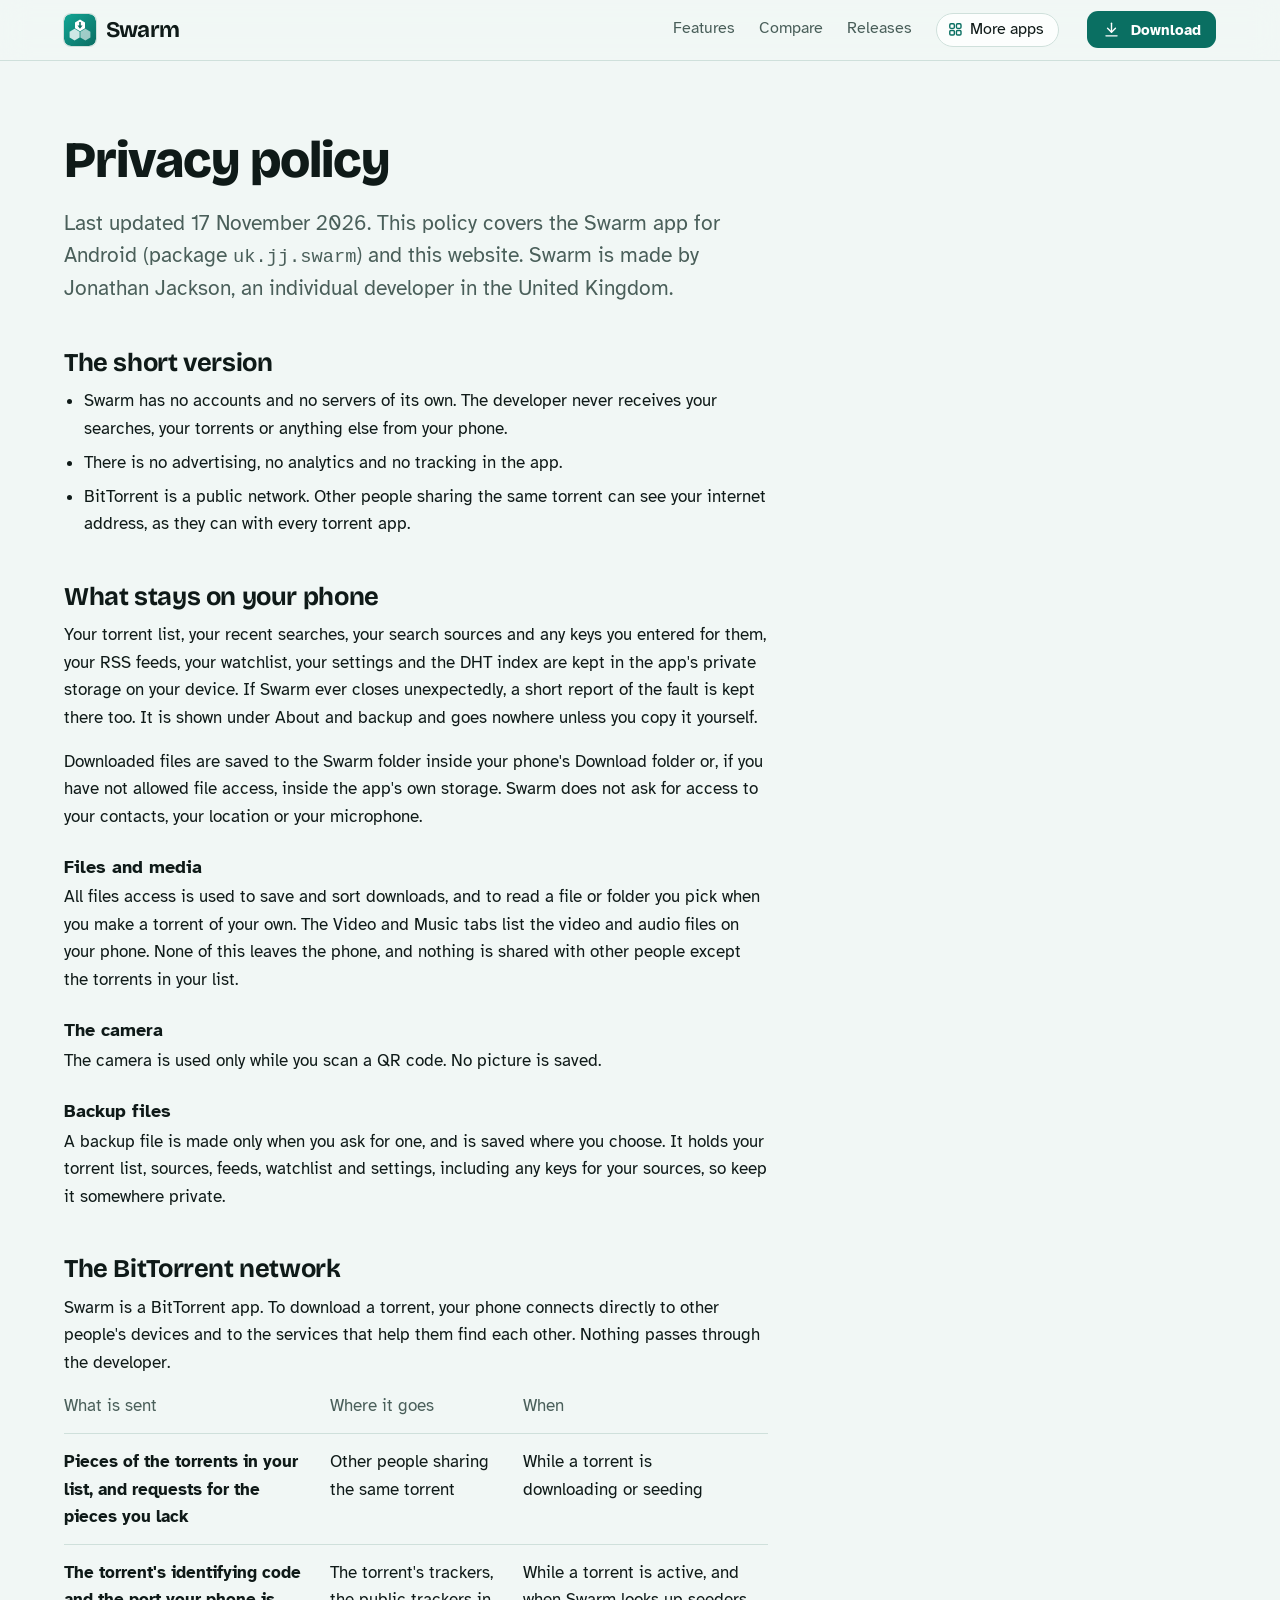
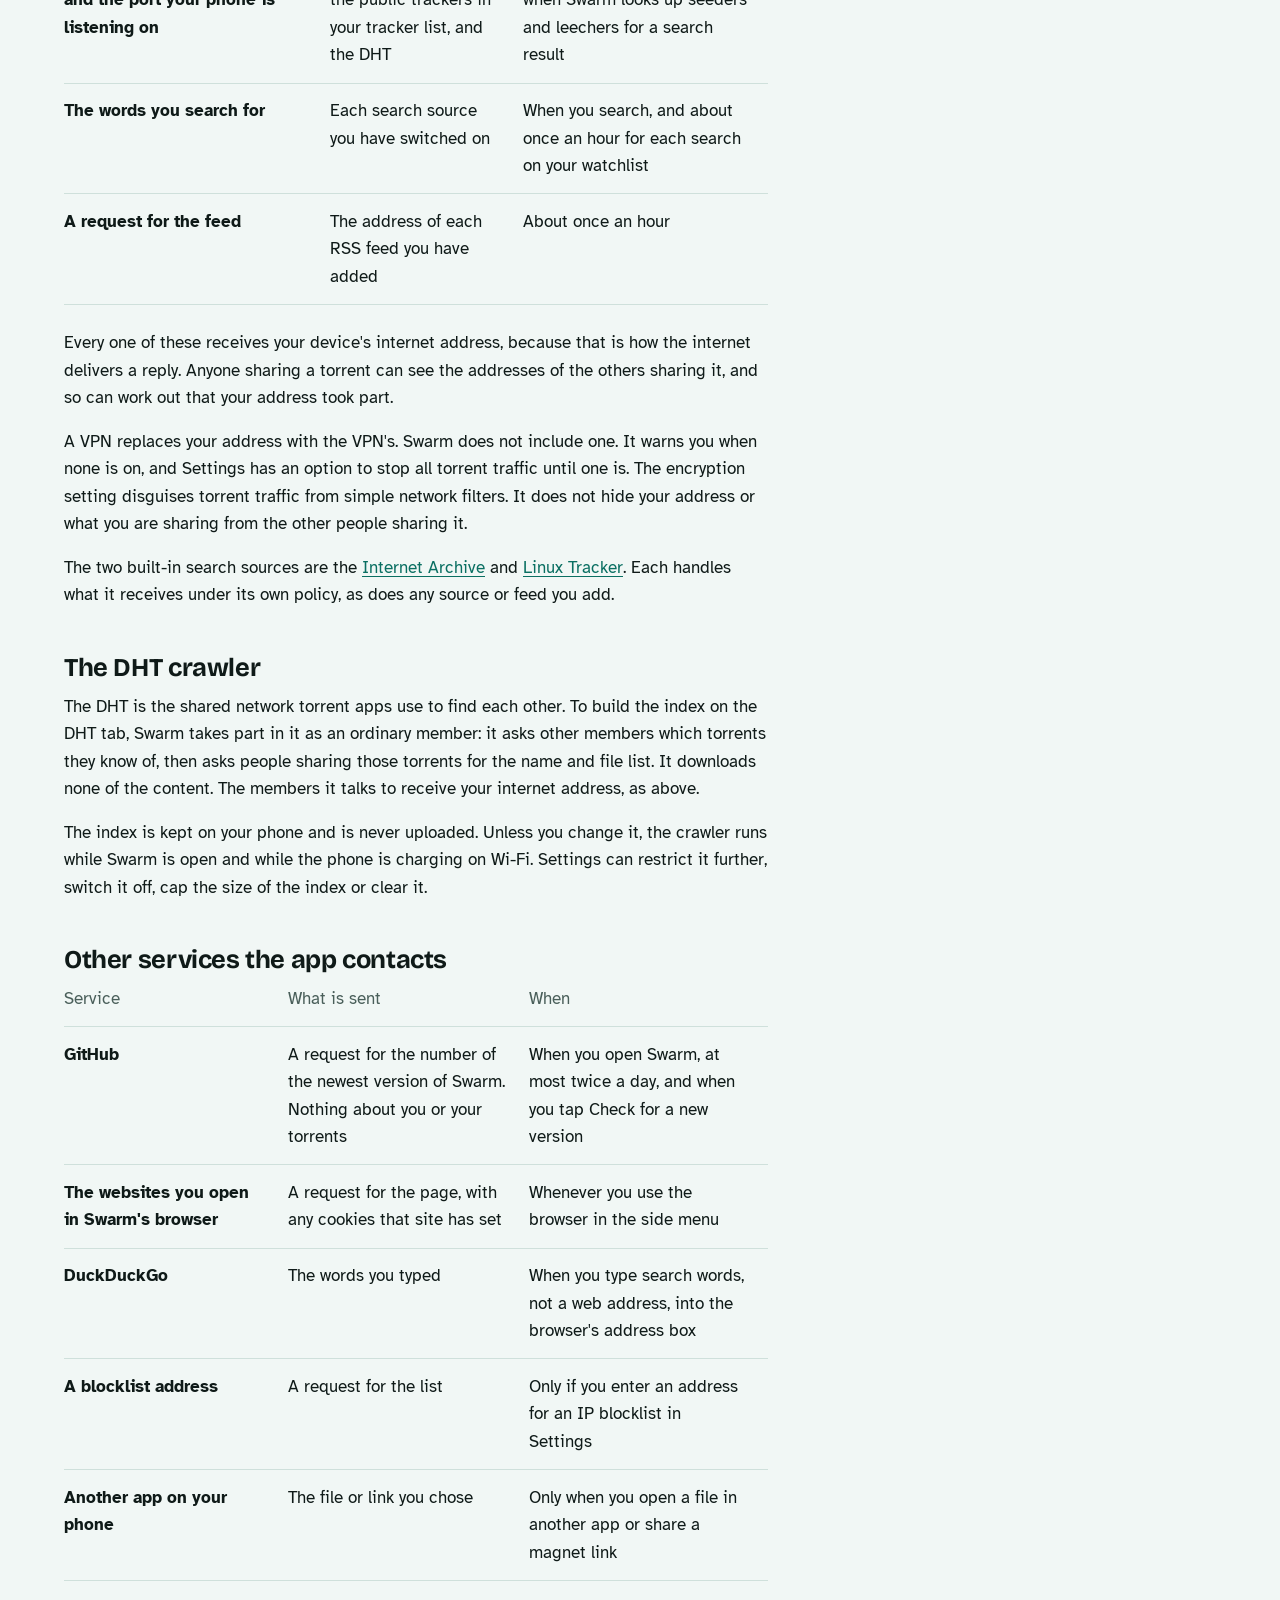
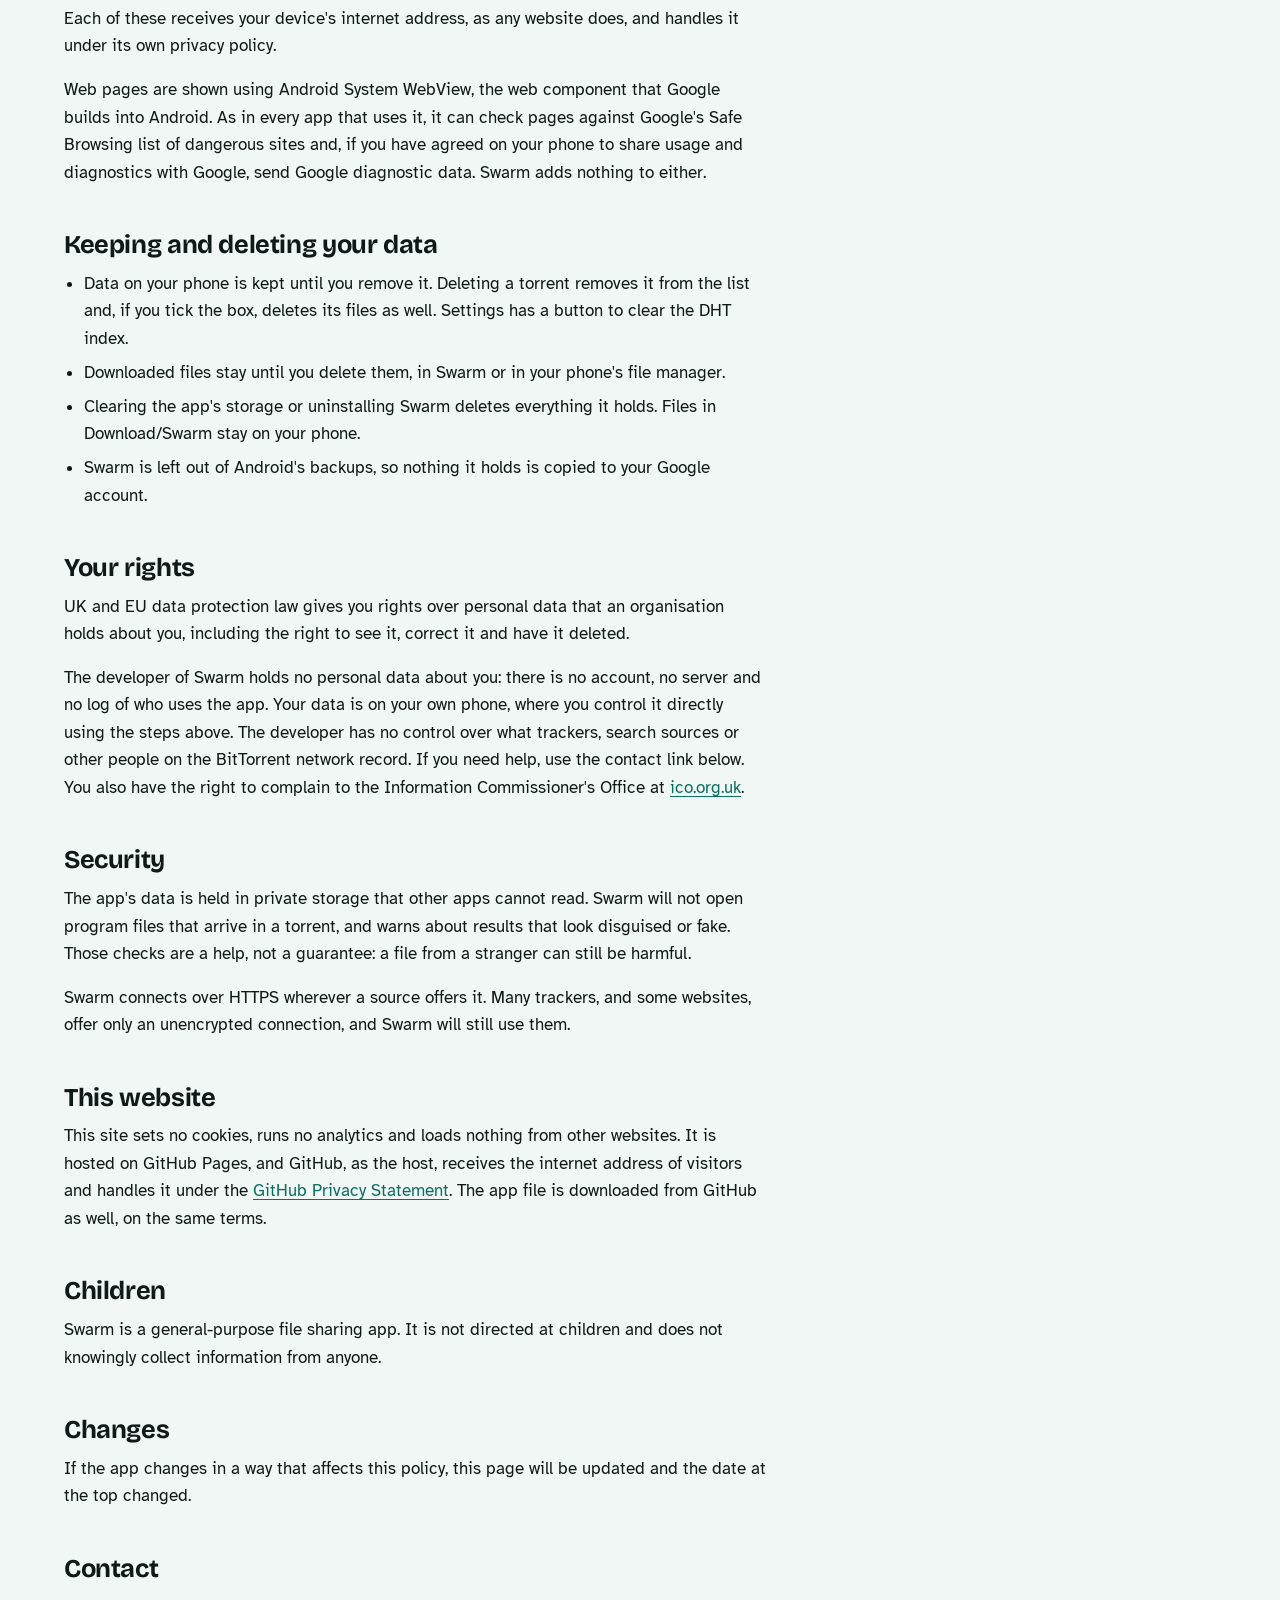
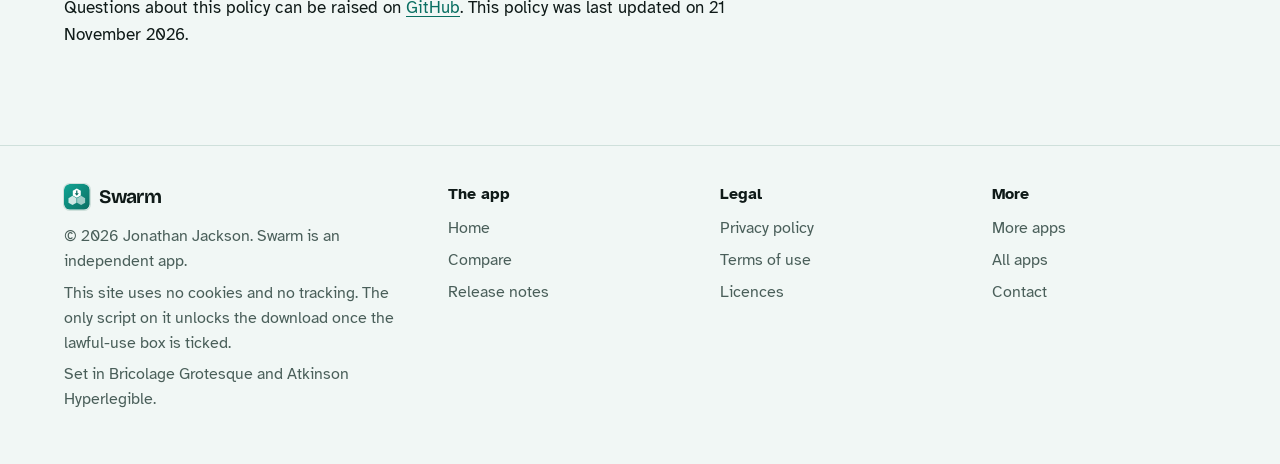
<file: privacy.html>
<!DOCTYPE html>
<html lang="en-GB">
<head>
<meta charset="utf-8">
<meta name="viewport" content="width=device-width, initial-scale=1">
<title>Swarm privacy policy</title>
<meta name="description" content="What Swarm does with your information: in short, it stays on your phone.">
<meta name="author" content="Jonathan Jackson">
<link rel="canonical" href="https://customgpter.github.io/swarm/privacy.html">
<meta name="theme-color" content="#f1f7f5" media="(prefers-color-scheme: light)">
<meta name="theme-color" content="#0a1211" media="(prefers-color-scheme: dark)">
<meta property="og:type" content="website">
<meta property="og:site_name" content="Swarm">
<meta property="og:title" content="Swarm privacy policy">
<meta property="og:description" content="What Swarm does with your information: in short, it stays on your phone.">
<meta property="og:url" content="https://customgpter.github.io/swarm/privacy.html">
<meta property="og:image" content="https://customgpter.github.io/swarm/assets/og.png">
<meta property="og:image:width" content="1200">
<meta property="og:image:height" content="630">
<meta property="og:image:alt" content="Swarm&#x27;s torrent list with downloads in progress">
<meta property="og:locale" content="en_GB">
<meta name="twitter:card" content="summary_large_image">
<link rel="icon" href="./assets/favicon.svg" type="image/svg+xml">
<link rel="apple-touch-icon" href="./assets/apple-touch-icon.png">
<link rel="preload" href="./assets/fonts/bricolage-grotesque-latin.woff2" as="font" type="font/woff2" crossorigin>
<link rel="preload" href="./assets/fonts/atkinson-hyperlegible-latin-400-normal.woff2" as="font" type="font/woff2" crossorigin>
<link rel="stylesheet" href="./assets/site.css?v=1">
<link rel="stylesheet" href="./assets/house.css?v=1">
<link rel="stylesheet" href="./assets/apps-list.css?v=1">
<script src="./assets/apps-list.js?v=1" defer></script>
</head>
<body>
<a class="skip" href="#main">Skip to content</a>
<header class="masthead">
<div class="wrap">
<a class="brand" href="./" aria-label="Swarm home"><svg viewBox="0 0 108 108" aria-hidden="true"><defs><linearGradient id="sw-g" x1="0" y1="0" x2="1" y2="1"><stop offset="0" stop-color="#12a594"/><stop offset="1" stop-color="#0b6e63"/></linearGradient></defs><rect width="108" height="108" rx="24" fill="url(#sw-g)"/><polygon points="54.0,18.9 70.9,28.65 70.9,48.15 54.0,57.9 37.1,48.15 37.1,28.65" fill="#fff"/><polygon points="35.8,50.1 52.7,59.85 52.7,79.35 35.8,89.1 18.9,79.35 18.9,59.85" fill="#fff" fill-opacity=".8"/><polygon points="72.2,50.1 89.1,59.85 89.1,79.35 72.2,89.1 55.3,79.35 55.3,59.85" fill="#fff" fill-opacity=".6"/><polygon points="51.4,27.35 56.6,27.35 56.6,39.05 62.58,39.05 54.0,49.45 45.42,39.05 51.4,39.05" fill="#0b6e63"/></svg><span>Swarm</span></a>
<nav aria-label="Main"><ul><li><a href="./#features">Features</a></li><li><a href="./compare.html">Compare</a></li><li><a href="./releases.html">Releases</a></li><li><a class="more-apps" href="./more-apps.html"><svg class="ico" viewBox="0 0 24 24" aria-hidden="true"><rect x="4" y="4" width="6.5" height="6.5" rx="1.6"/><rect x="13.5" y="4" width="6.5" height="6.5" rx="1.6"/><rect x="4" y="13.5" width="6.5" height="6.5" rx="1.6"/><rect x="13.5" y="13.5" width="6.5" height="6.5" rx="1.6"/></svg>More apps</a></li></ul></nav>
<a class="button small" href="./#download"><svg class="ico" viewBox="0 0 24 24" aria-hidden="true"><path d="M12 4v11"/><path d="M7 10.5l5 5 5-5"/><path d="M5 20h14"/></svg>Download</a>
</div>
</header>
<main id="main" class="doc">
<div class="wrap">
<div class="measure">
<h1>Privacy policy</h1>
<p class="lede">Last updated 17 November 2026. This policy covers the Swarm app for Android (package <code>uk.jj.swarm</code>) and this website. Swarm is made by Jonathan Jackson, an individual developer in the United Kingdom.</p>
<h2 id="short">The short version</h2><ul>
<li>Swarm has no accounts and no servers of its own. The developer never receives your searches, your torrents or anything else from your phone.</li>
<li>There is no advertising, no analytics and no tracking in the app.</li>
<li>BitTorrent is a public network. Other people sharing the same torrent can see your internet address, as they can with every torrent app.</li>
</ul><h2 id="device">What stays on your phone</h2><p>Your torrent list, your recent searches, your search sources and any keys you entered for them, your RSS feeds, your watchlist, your settings and the DHT index are kept in the app's private storage on your device. If Swarm ever closes unexpectedly, a short report of the fault is kept there too. It is shown under About and backup and goes nowhere unless you copy it yourself.</p>
<p>Downloaded files are saved to the Swarm folder inside your phone's Download folder or, if you have not allowed file access, inside the app's own storage. Swarm does not ask for access to your contacts, your location or your microphone.</p>
<h3>Files and media</h3>
<p>All files access is used to save and sort downloads, and to read a file or folder you pick when you make a torrent of your own. The Video and Music tabs list the video and audio files on your phone. None of this leaves the phone, and nothing is shared with other people except the torrents in your list.</p>
<h3>The camera</h3>
<p>The camera is used only while you scan a QR code. No picture is saved.</p>
<h3>Backup files</h3>
<p>A backup file is made only when you ask for one, and is saved where you choose. It holds your torrent list, sources, feeds, watchlist and settings, including any keys for your sources, so keep it somewhere private.</p><h2 id="network">The BitTorrent network</h2><p>Swarm is a BitTorrent app. To download a torrent, your phone connects directly to other people's devices and to the services that help them find each other. Nothing passes through the developer.</p>
<table>
<thead><tr><th scope="col">What is sent</th><th scope="col">Where it goes</th><th scope="col">When</th></tr></thead>
<tbody>
<tr><th scope="row">Pieces of the torrents in your list, and requests for the pieces you lack</th><td>Other people sharing the same torrent</td><td>While a torrent is downloading or seeding</td></tr>
<tr><th scope="row">The torrent's identifying code and the port your phone is listening on</th><td>The torrent's trackers, the public trackers in your tracker list, and the DHT</td><td>While a torrent is active, and when Swarm looks up seeders and leechers for a search result</td></tr>
<tr><th scope="row">The words you search for</th><td>Each search source you have switched on</td><td>When you search, and about once an hour for each search on your watchlist</td></tr>
<tr><th scope="row">A request for the feed</th><td>The address of each RSS feed you have added</td><td>About once an hour</td></tr>
</tbody>
</table>
<p class="after-table">Every one of these receives your device's internet address, because that is how the internet delivers a reply. Anyone sharing a torrent can see the addresses of the others sharing it, and so can work out that your address took part.</p>
<p>A VPN replaces your address with the VPN's. Swarm does not include one. It warns you when none is on, and Settings has an option to stop all torrent traffic until one is. The encryption setting disguises torrent traffic from simple network filters. It does not hide your address or what you are sharing from the other people sharing it.</p>
<p>The two built-in search sources are the <a href="https://archive.org/about/terms.php">Internet Archive</a> and <a href="https://linuxtracker.org">Linux Tracker</a>. Each handles what it receives under its own policy, as does any source or feed you add.</p><h2 id="crawler">The DHT crawler</h2><p>The DHT is the shared network torrent apps use to find each other. To build the index on the DHT tab, Swarm takes part in it as an ordinary member: it asks other members which torrents they know of, then asks people sharing those torrents for the name and file list. It downloads none of the content. The members it talks to receive your internet address, as above.</p>
<p>The index is kept on your phone and is never uploaded. Unless you change it, the crawler runs while Swarm is open and while the phone is charging on Wi-Fi. Settings can restrict it further, switch it off, cap the size of the index or clear it.</p><h2 id="services">Other services the app contacts</h2><table>
<thead><tr><th scope="col">Service</th><th scope="col">What is sent</th><th scope="col">When</th></tr></thead>
<tbody>
<tr><th scope="row">GitHub</th><td>A request for the number of the newest version of Swarm. Nothing about you or your torrents</td><td>When you open Swarm, at most twice a day, and when you tap Check for a new version</td></tr>
<tr><th scope="row">The websites you open in Swarm's browser</th><td>A request for the page, with any cookies that site has set</td><td>Whenever you use the browser in the side menu</td></tr>
<tr><th scope="row">DuckDuckGo</th><td>The words you typed</td><td>When you type search words, not a web address, into the browser's address box</td></tr>
<tr><th scope="row">A blocklist address</th><td>A request for the list</td><td>Only if you enter an address for an IP blocklist in Settings</td></tr>
<tr><th scope="row">Another app on your phone</th><td>The file or link you chose</td><td>Only when you open a file in another app or share a magnet link</td></tr>
</tbody>
</table>
<p class="after-table">Each of these receives your device's internet address, as any website does, and handles it under its own privacy policy.</p>
<p>Web pages are shown using Android System WebView, the web component that Google builds into Android. As in every app that uses it, it can check pages against Google's Safe Browsing list of dangerous sites and, if you have agreed on your phone to share usage and diagnostics with Google, send Google diagnostic data. Swarm adds nothing to either.</p><h2 id="deleting">Keeping and deleting your data</h2><ul>
<li>Data on your phone is kept until you remove it. Deleting a torrent removes it from the list and, if you tick the box, deletes its files as well. Settings has a button to clear the DHT index.</li>
<li>Downloaded files stay until you delete them, in Swarm or in your phone's file manager.</li>
<li>Clearing the app's storage or uninstalling Swarm deletes everything it holds. Files in Download/Swarm stay on your phone.</li>
<li>Swarm is left out of Android's backups, so nothing it holds is copied to your Google account.</li>
</ul><h2 id="rights">Your rights</h2><p>UK and EU data protection law gives you rights over personal data that an organisation holds about you, including the right to see it, correct it and have it deleted.</p>
<p>The developer of Swarm holds no personal data about you: there is no account, no server and no log of who uses the app. Your data is on your own phone, where you control it directly using the steps above. The developer has no control over what trackers, search sources or other people on the BitTorrent network record. If you need help, use the contact link below. You also have the right to complain to the Information Commissioner's Office at <a href="https://ico.org.uk">ico.org.uk</a>.</p><h2 id="security">Security</h2><p>The app's data is held in private storage that other apps cannot read. Swarm will not open program files that arrive in a torrent, and warns about results that look disguised or fake. Those checks are a help, not a guarantee: a file from a stranger can still be harmful.</p>
<p>Swarm connects over HTTPS wherever a source offers it. Many trackers, and some websites, offer only an unencrypted connection, and Swarm will still use them.</p><h2 id="website">This website</h2><p>This site sets no cookies, runs no analytics and loads nothing from other websites. It is hosted on GitHub Pages, and GitHub, as the host, receives the internet address of visitors and handles it under the <a href="https://docs.github.com/site-policy/privacy-policies/github-general-privacy-statement">GitHub Privacy Statement</a>. The app file is downloaded from GitHub as well, on the same terms.</p><h2 id="children">Children</h2><p>Swarm is a general-purpose file sharing app. It is not directed at children and does not knowingly collect information from anyone.</p><h2 id="changes">Changes</h2><p>If the app changes in a way that affects this policy, this page will be updated and the date at the top changed.</p>
<h2 id="contact">Contact</h2>
<p>Questions about this policy can be raised on <a href="https://github.com/CustomGPTer/swarm/issues">GitHub</a>. This policy was last updated on 21 November 2026.</p>
</div>
</div>
</main>
<footer class="colophon">
<div class="wrap">
<div>
<a class="brand" href="./" aria-label="Swarm home"><svg viewBox="0 0 108 108" aria-hidden="true"><defs><linearGradient id="sw-g" x1="0" y1="0" x2="1" y2="1"><stop offset="0" stop-color="#12a594"/><stop offset="1" stop-color="#0b6e63"/></linearGradient></defs><rect width="108" height="108" rx="24" fill="url(#sw-g)"/><polygon points="54.0,18.9 70.9,28.65 70.9,48.15 54.0,57.9 37.1,48.15 37.1,28.65" fill="#fff"/><polygon points="35.8,50.1 52.7,59.85 52.7,79.35 35.8,89.1 18.9,79.35 18.9,59.85" fill="#fff" fill-opacity=".8"/><polygon points="72.2,50.1 89.1,59.85 89.1,79.35 72.2,89.1 55.3,79.35 55.3,59.85" fill="#fff" fill-opacity=".6"/><polygon points="51.4,27.35 56.6,27.35 56.6,39.05 62.58,39.05 54.0,49.45 45.42,39.05 51.4,39.05" fill="#0b6e63"/></svg><span>Swarm</span></a>
<p>&copy; 2026 Jonathan Jackson. Swarm is an independent app.</p>
<p>This site uses no cookies and no tracking. The only script on it unlocks the download once the lawful-use box is ticked.</p>
<p>Set in Bricolage Grotesque and Atkinson Hyperlegible.</p>
</div>
<nav aria-label="The app"><h2>The app</h2><ul>
<li><a href="./">Home</a></li>
<li><a href="./compare.html">Compare</a></li>
<li><a href="./releases.html">Release notes</a></li>

</ul></nav>
<nav aria-label="Legal"><h2>Legal</h2><ul>
<li><a href="./privacy.html">Privacy policy</a></li>
<li><a href="./terms.html">Terms of use</a></li>
<li><a href="./licences.html">Licences</a></li>
</ul></nav>
<nav aria-label="More"><h2>More</h2><ul>
<li><a href="./more-apps.html">More apps</a></li>
<li><a href="https://customgpter.github.io/">All apps</a></li>
<li><a href="https://github.com/CustomGPTer/swarm/issues">Contact</a></li>
</ul></nav>
</div>
</footer>
</body>
</html>
</file>
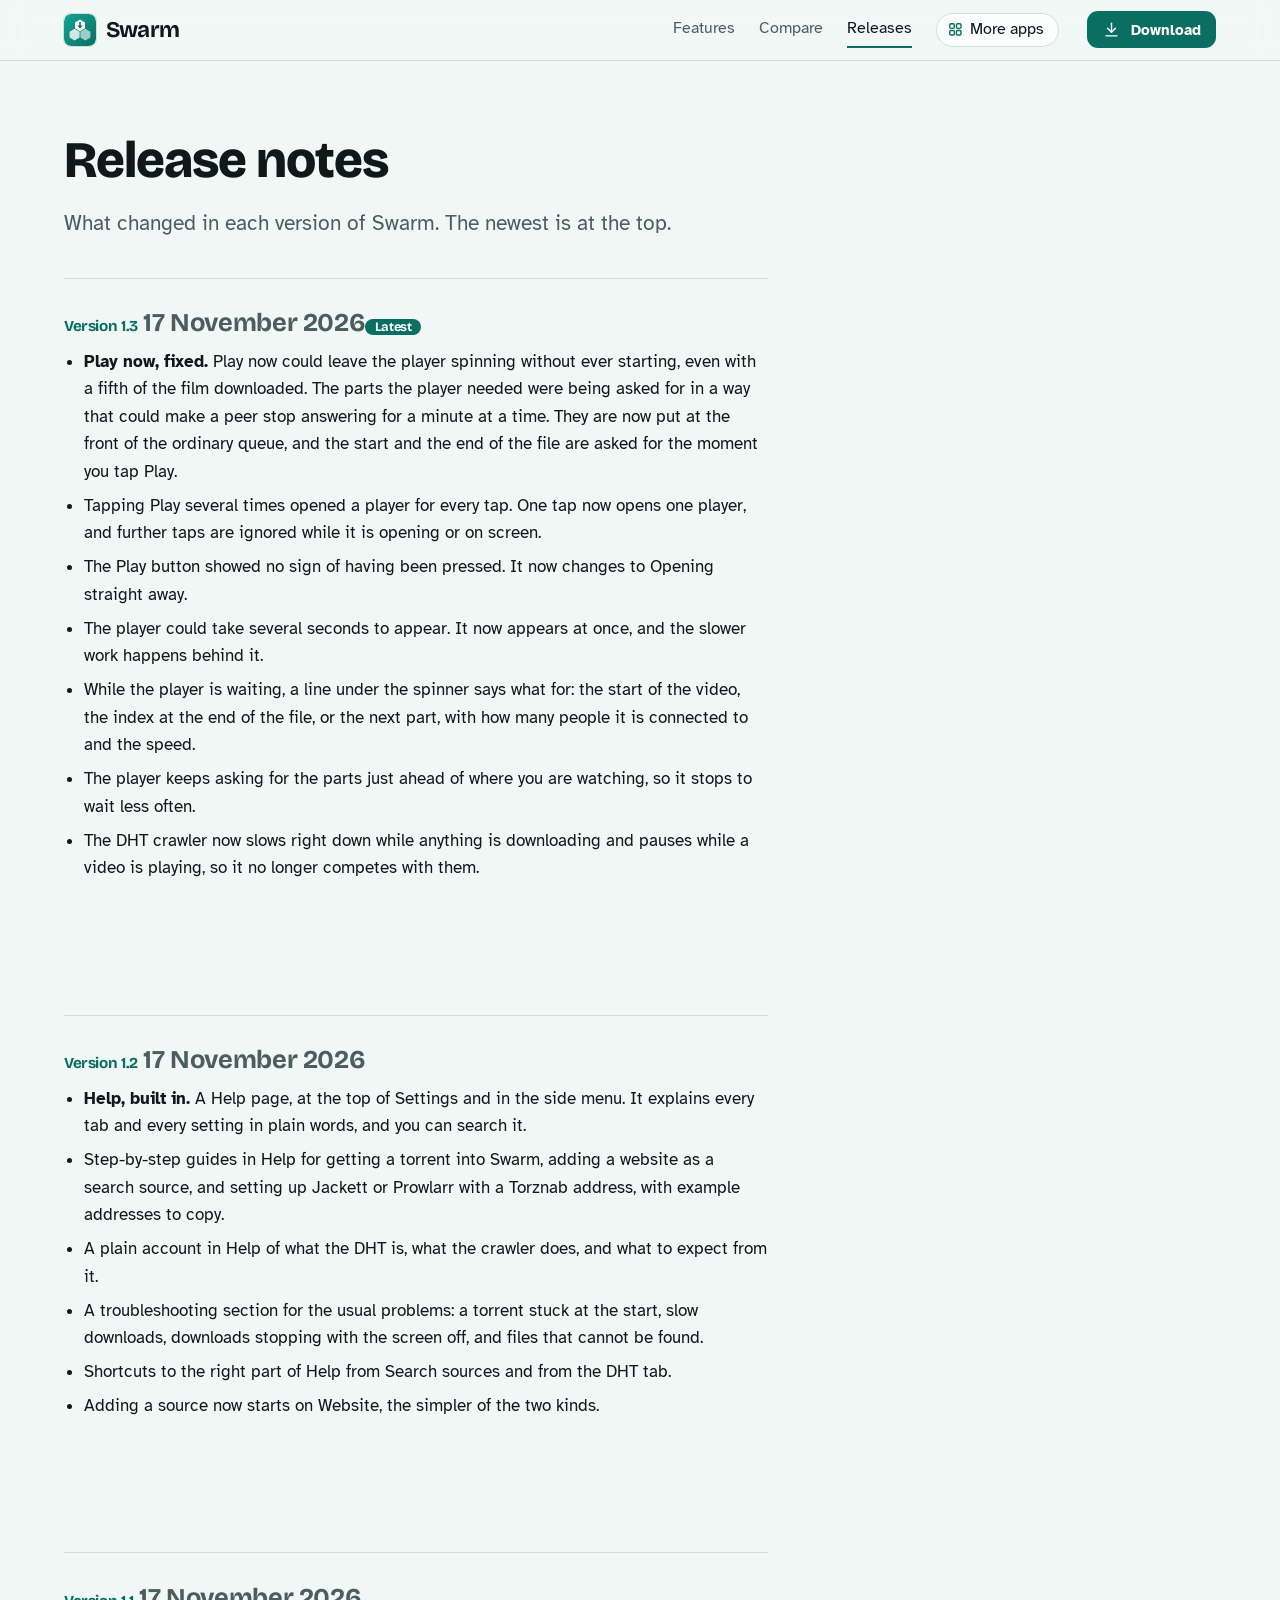
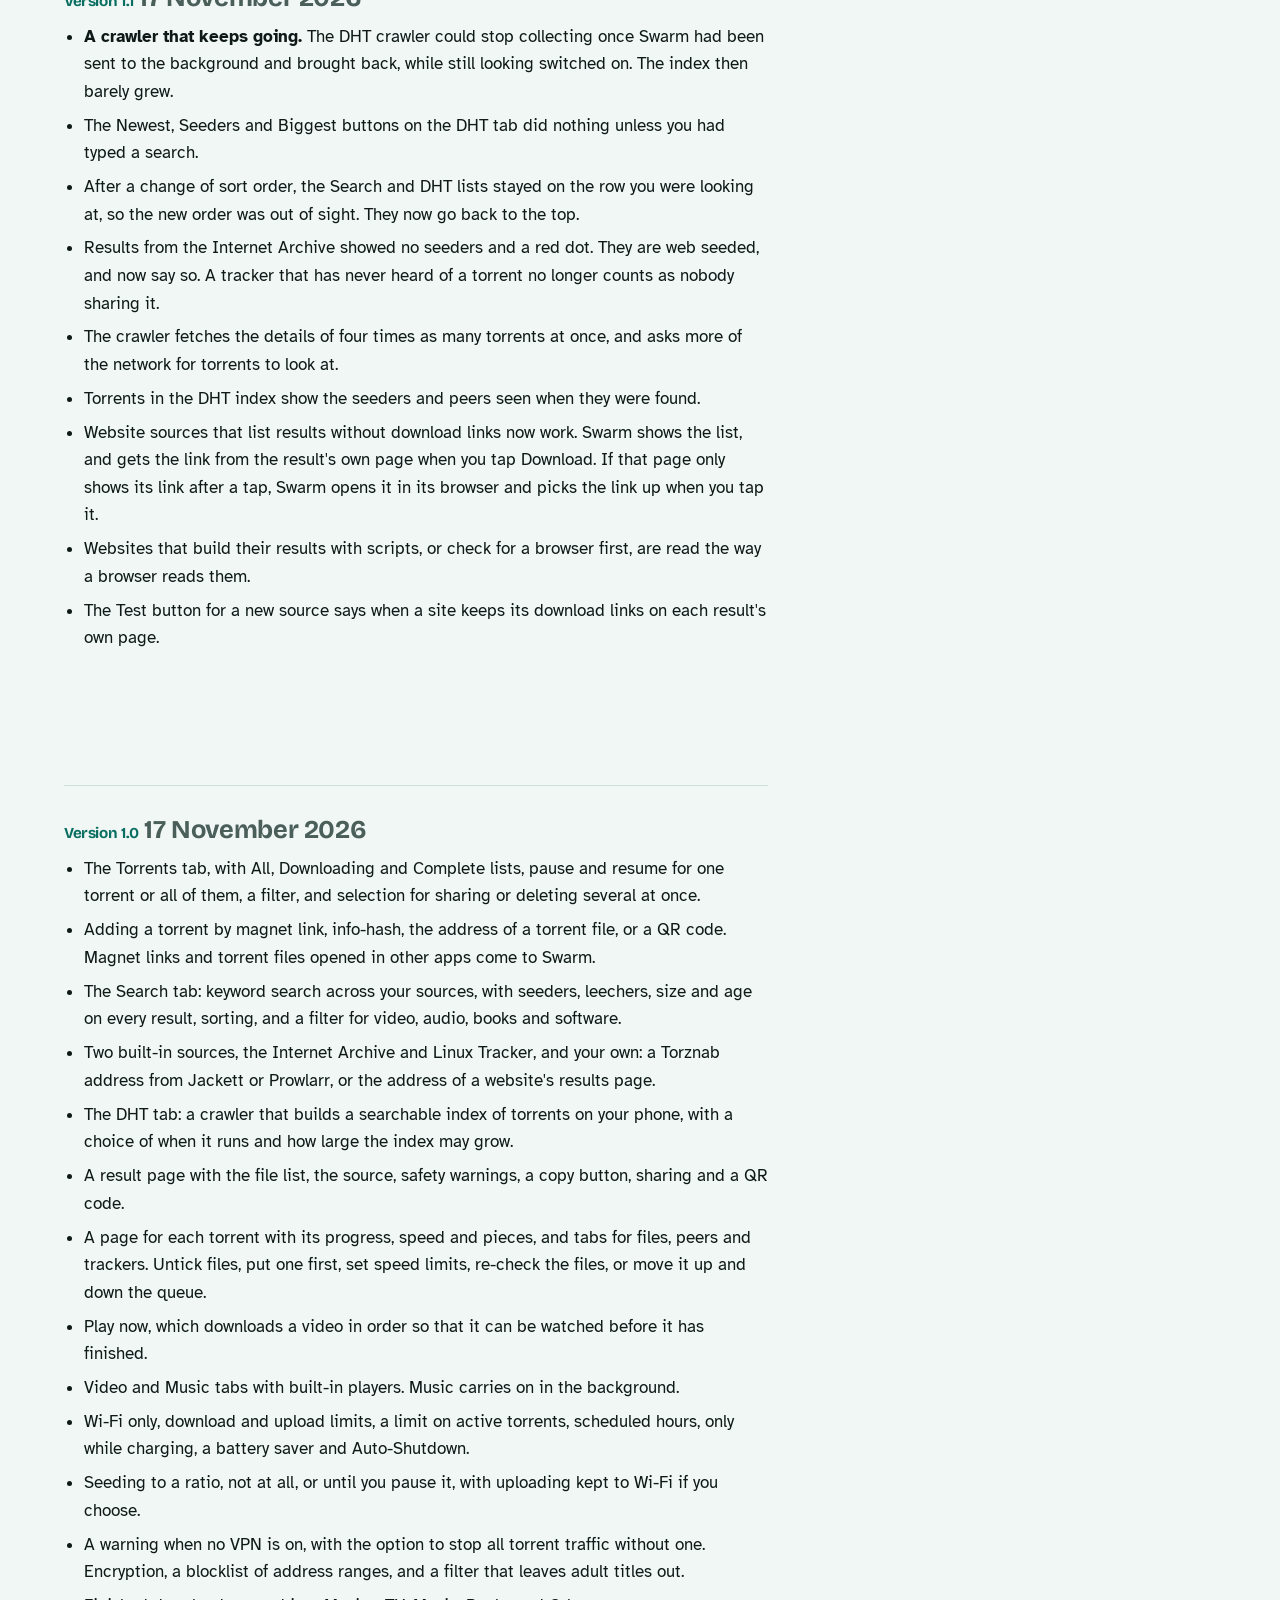
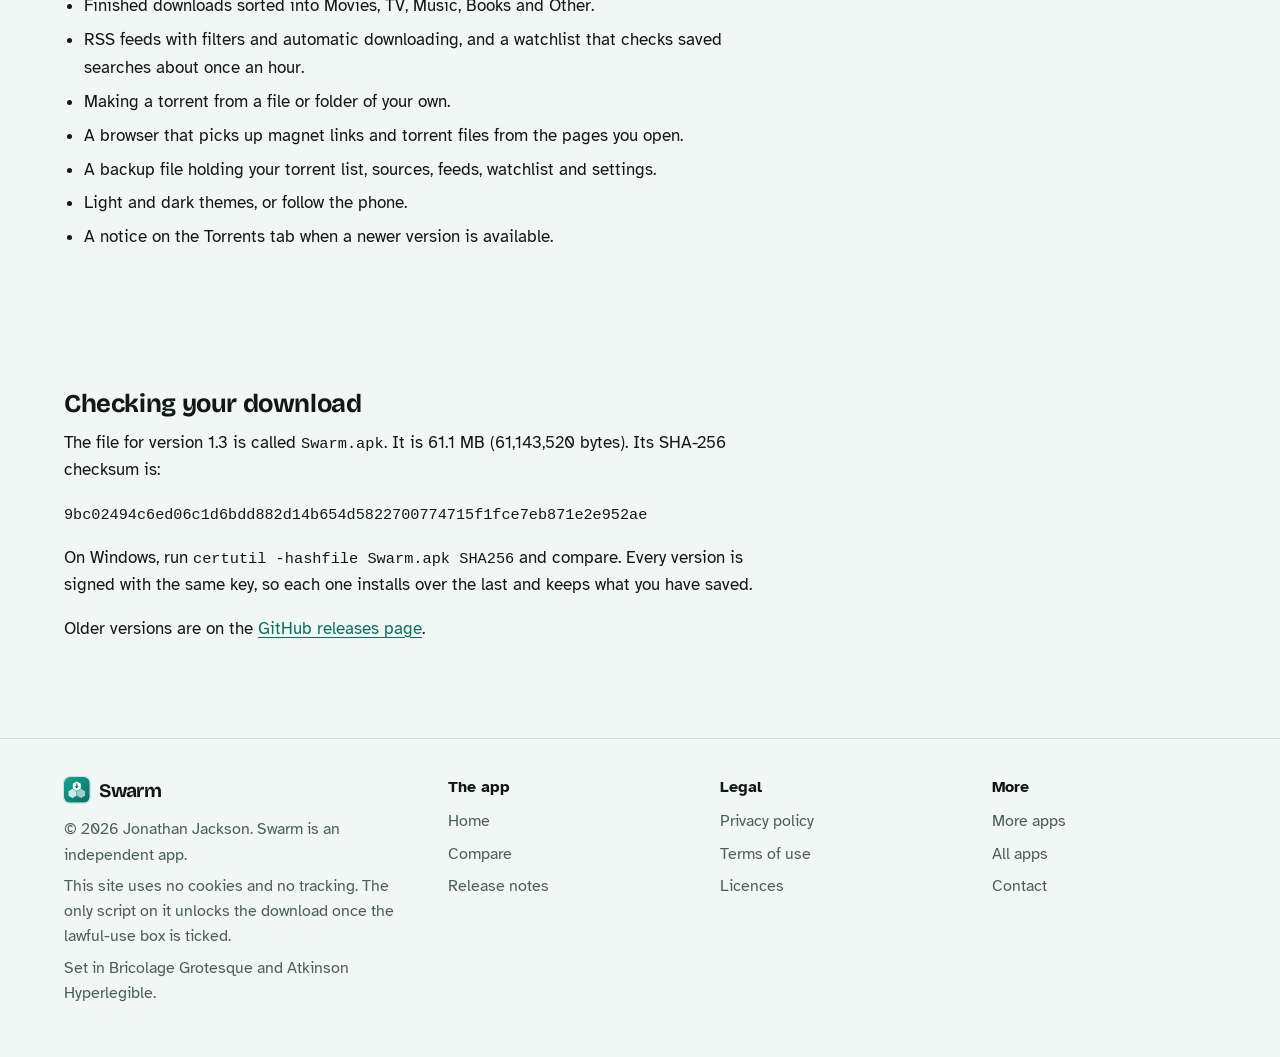
<file: releases.html>
<!DOCTYPE html>
<html lang="en-GB">
<head>
<meta charset="utf-8">
<meta name="viewport" content="width=device-width, initial-scale=1">
<title>Swarm release notes</title>
<meta name="description" content="What changed in each version of Swarm, with the file size and checksum to check your download.">
<meta name="author" content="Jonathan Jackson">
<link rel="canonical" href="https://customgpter.github.io/swarm/releases.html">
<meta name="theme-color" content="#f1f7f5" media="(prefers-color-scheme: light)">
<meta name="theme-color" content="#0a1211" media="(prefers-color-scheme: dark)">
<meta property="og:type" content="website">
<meta property="og:site_name" content="Swarm">
<meta property="og:title" content="Swarm release notes">
<meta property="og:description" content="What changed in each version of Swarm, with the file size and checksum to check your download.">
<meta property="og:url" content="https://customgpter.github.io/swarm/releases.html">
<meta property="og:image" content="https://customgpter.github.io/swarm/assets/og.png">
<meta property="og:image:width" content="1200">
<meta property="og:image:height" content="630">
<meta property="og:image:alt" content="Swarm&#x27;s torrent list with downloads in progress">
<meta property="og:locale" content="en_GB">
<meta name="twitter:card" content="summary_large_image">
<link rel="icon" href="./assets/favicon.svg" type="image/svg+xml">
<link rel="apple-touch-icon" href="./assets/apple-touch-icon.png">
<link rel="preload" href="./assets/fonts/bricolage-grotesque-latin.woff2" as="font" type="font/woff2" crossorigin>
<link rel="preload" href="./assets/fonts/atkinson-hyperlegible-latin-400-normal.woff2" as="font" type="font/woff2" crossorigin>
<link rel="stylesheet" href="./assets/site.css?v=1">
<link rel="stylesheet" href="./assets/house.css?v=1">
<link rel="stylesheet" href="./assets/apps-list.css?v=1">
<script src="./assets/apps-list.js?v=1" defer></script>
</head>
<body>
<a class="skip" href="#main">Skip to content</a>
<header class="masthead">
<div class="wrap">
<a class="brand" href="./" aria-label="Swarm home"><svg viewBox="0 0 108 108" aria-hidden="true"><defs><linearGradient id="sw-g" x1="0" y1="0" x2="1" y2="1"><stop offset="0" stop-color="#12a594"/><stop offset="1" stop-color="#0b6e63"/></linearGradient></defs><rect width="108" height="108" rx="24" fill="url(#sw-g)"/><polygon points="54.0,18.9 70.9,28.65 70.9,48.15 54.0,57.9 37.1,48.15 37.1,28.65" fill="#fff"/><polygon points="35.8,50.1 52.7,59.85 52.7,79.35 35.8,89.1 18.9,79.35 18.9,59.85" fill="#fff" fill-opacity=".8"/><polygon points="72.2,50.1 89.1,59.85 89.1,79.35 72.2,89.1 55.3,79.35 55.3,59.85" fill="#fff" fill-opacity=".6"/><polygon points="51.4,27.35 56.6,27.35 56.6,39.05 62.58,39.05 54.0,49.45 45.42,39.05 51.4,39.05" fill="#0b6e63"/></svg><span>Swarm</span></a>
<nav aria-label="Main"><ul><li><a href="./#features">Features</a></li><li><a href="./compare.html">Compare</a></li><li><a href="./releases.html" aria-current="page">Releases</a></li><li><a class="more-apps" href="./more-apps.html"><svg class="ico" viewBox="0 0 24 24" aria-hidden="true"><rect x="4" y="4" width="6.5" height="6.5" rx="1.6"/><rect x="13.5" y="4" width="6.5" height="6.5" rx="1.6"/><rect x="4" y="13.5" width="6.5" height="6.5" rx="1.6"/><rect x="13.5" y="13.5" width="6.5" height="6.5" rx="1.6"/></svg>More apps</a></li></ul></nav>
<a class="button small" href="./#download"><svg class="ico" viewBox="0 0 24 24" aria-hidden="true"><path d="M12 4v11"/><path d="M7 10.5l5 5 5-5"/><path d="M5 20h14"/></svg>Download</a>
</div>
</header>
<main id="main" class="doc">
<div class="wrap">
<div class="measure">
<h1>Release notes</h1>
<p class="lede">What changed in each version of Swarm. The newest is at the top.</p>
<section class="release" id="v1.3"><h2><span class="ver">Version 1.3</span> <span class="when">17 November 2026</span><span class="tag">Latest</span></h2><ul><li><b>Play now, fixed.</b> Play now could leave the player spinning without ever starting, even with a fifth of the film downloaded. The parts the player needed were being asked for in a way that could make a peer stop answering for a minute at a time. They are now put at the front of the ordinary queue, and the start and the end of the file are asked for the moment you tap Play.</li><li>Tapping Play several times opened a player for every tap. One tap now opens one player, and further taps are ignored while it is opening or on screen.</li><li>The Play button showed no sign of having been pressed. It now changes to Opening straight away.</li><li>The player could take several seconds to appear. It now appears at once, and the slower work happens behind it.</li><li>While the player is waiting, a line under the spinner says what for: the start of the video, the index at the end of the file, or the next part, with how many people it is connected to and the speed.</li><li>The player keeps asking for the parts just ahead of where you are watching, so it stops to wait less often.</li><li>The DHT crawler now slows right down while anything is downloading and pauses while a video is playing, so it no longer competes with them.</li></ul></section>
<section class="release" id="v1.2"><h2><span class="ver">Version 1.2</span> <span class="when">17 November 2026</span></h2><ul><li><b>Help, built in.</b> A Help page, at the top of Settings and in the side menu. It explains every tab and every setting in plain words, and you can search it.</li><li>Step-by-step guides in Help for getting a torrent into Swarm, adding a website as a search source, and setting up Jackett or Prowlarr with a Torznab address, with example addresses to copy.</li><li>A plain account in Help of what the DHT is, what the crawler does, and what to expect from it.</li><li>A troubleshooting section for the usual problems: a torrent stuck at the start, slow downloads, downloads stopping with the screen off, and files that cannot be found.</li><li>Shortcuts to the right part of Help from Search sources and from the DHT tab.</li><li>Adding a source now starts on Website, the simpler of the two kinds.</li></ul></section>
<section class="release" id="v1.1"><h2><span class="ver">Version 1.1</span> <span class="when">17 November 2026</span></h2><ul><li><b>A crawler that keeps going.</b> The DHT crawler could stop collecting once Swarm had been sent to the background and brought back, while still looking switched on. The index then barely grew.</li><li>The Newest, Seeders and Biggest buttons on the DHT tab did nothing unless you had typed a search.</li><li>After a change of sort order, the Search and DHT lists stayed on the row you were looking at, so the new order was out of sight. They now go back to the top.</li><li>Results from the Internet Archive showed no seeders and a red dot. They are web seeded, and now say so. A tracker that has never heard of a torrent no longer counts as nobody sharing it.</li><li>The crawler fetches the details of four times as many torrents at once, and asks more of the network for torrents to look at.</li><li>Torrents in the DHT index show the seeders and peers seen when they were found.</li><li>Website sources that list results without download links now work. Swarm shows the list, and gets the link from the result's own page when you tap Download. If that page only shows its link after a tap, Swarm opens it in its browser and picks the link up when you tap it.</li><li>Websites that build their results with scripts, or check for a browser first, are read the way a browser reads them.</li><li>The Test button for a new source says when a site keeps its download links on each result's own page.</li></ul></section>
<section class="release" id="v1.0"><h2><span class="ver">Version 1.0</span> <span class="when">17 November 2026</span></h2><ul><li>The Torrents tab, with All, Downloading and Complete lists, pause and resume for one torrent or all of them, a filter, and selection for sharing or deleting several at once.</li><li>Adding a torrent by magnet link, info-hash, the address of a torrent file, or a QR code. Magnet links and torrent files opened in other apps come to Swarm.</li><li>The Search tab: keyword search across your sources, with seeders, leechers, size and age on every result, sorting, and a filter for video, audio, books and software.</li><li>Two built-in sources, the Internet Archive and Linux Tracker, and your own: a Torznab address from Jackett or Prowlarr, or the address of a website's results page.</li><li>The DHT tab: a crawler that builds a searchable index of torrents on your phone, with a choice of when it runs and how large the index may grow.</li><li>A result page with the file list, the source, safety warnings, a copy button, sharing and a QR code.</li><li>A page for each torrent with its progress, speed and pieces, and tabs for files, peers and trackers. Untick files, put one first, set speed limits, re-check the files, or move it up and down the queue.</li><li>Play now, which downloads a video in order so that it can be watched before it has finished.</li><li>Video and Music tabs with built-in players. Music carries on in the background.</li><li>Wi-Fi only, download and upload limits, a limit on active torrents, scheduled hours, only while charging, a battery saver and Auto-Shutdown.</li><li>Seeding to a ratio, not at all, or until you pause it, with uploading kept to Wi-Fi if you choose.</li><li>A warning when no VPN is on, with the option to stop all torrent traffic without one. Encryption, a blocklist of address ranges, and a filter that leaves adult titles out.</li><li>Finished downloads sorted into Movies, TV, Music, Books and Other.</li><li>RSS feeds with filters and automatic downloading, and a watchlist that checks saved searches about once an hour.</li><li>Making a torrent from a file or folder of your own.</li><li>A browser that picks up magnet links and torrent files from the pages you open.</li><li>A backup file holding your torrent list, sources, feeds, watchlist and settings.</li><li>Light and dark themes, or follow the phone.</li><li>A notice on the Torrents tab when a newer version is available.</li></ul></section>
<h2 id="checking">Checking your download</h2>
<p>The file for version 1.3 is called <code>Swarm.apk</code>. It is 61.1 MB (61,143,520 bytes). Its SHA-256 checksum is:</p>
<p><code class="sum">9bc02494c6ed06c1d6bdd882d14b654d5822700774715f1fce7eb871e2e952ae</code></p>
<p>On Windows, run <code>certutil -hashfile Swarm.apk SHA256</code> and compare. Every version is signed with the same key, so each one installs over the last and keeps what you have saved.</p>
<p>Older versions are on the <a href="https://github.com/CustomGPTer/swarm/releases">GitHub releases page</a>.</p>
</div>
</div>
</main>
<footer class="colophon">
<div class="wrap">
<div>
<a class="brand" href="./" aria-label="Swarm home"><svg viewBox="0 0 108 108" aria-hidden="true"><defs><linearGradient id="sw-g" x1="0" y1="0" x2="1" y2="1"><stop offset="0" stop-color="#12a594"/><stop offset="1" stop-color="#0b6e63"/></linearGradient></defs><rect width="108" height="108" rx="24" fill="url(#sw-g)"/><polygon points="54.0,18.9 70.9,28.65 70.9,48.15 54.0,57.9 37.1,48.15 37.1,28.65" fill="#fff"/><polygon points="35.8,50.1 52.7,59.85 52.7,79.35 35.8,89.1 18.9,79.35 18.9,59.85" fill="#fff" fill-opacity=".8"/><polygon points="72.2,50.1 89.1,59.85 89.1,79.35 72.2,89.1 55.3,79.35 55.3,59.85" fill="#fff" fill-opacity=".6"/><polygon points="51.4,27.35 56.6,27.35 56.6,39.05 62.58,39.05 54.0,49.45 45.42,39.05 51.4,39.05" fill="#0b6e63"/></svg><span>Swarm</span></a>
<p>&copy; 2026 Jonathan Jackson. Swarm is an independent app.</p>
<p>This site uses no cookies and no tracking. The only script on it unlocks the download once the lawful-use box is ticked.</p>
<p>Set in Bricolage Grotesque and Atkinson Hyperlegible.</p>
</div>
<nav aria-label="The app"><h2>The app</h2><ul>
<li><a href="./">Home</a></li>
<li><a href="./compare.html">Compare</a></li>
<li><a href="./releases.html">Release notes</a></li>

</ul></nav>
<nav aria-label="Legal"><h2>Legal</h2><ul>
<li><a href="./privacy.html">Privacy policy</a></li>
<li><a href="./terms.html">Terms of use</a></li>
<li><a href="./licences.html">Licences</a></li>
</ul></nav>
<nav aria-label="More"><h2>More</h2><ul>
<li><a href="./more-apps.html">More apps</a></li>
<li><a href="https://customgpter.github.io/">All apps</a></li>
<li><a href="https://github.com/CustomGPTer/swarm/issues">Contact</a></li>
</ul></nav>
</div>
</footer>
</body>
</html>
</file>
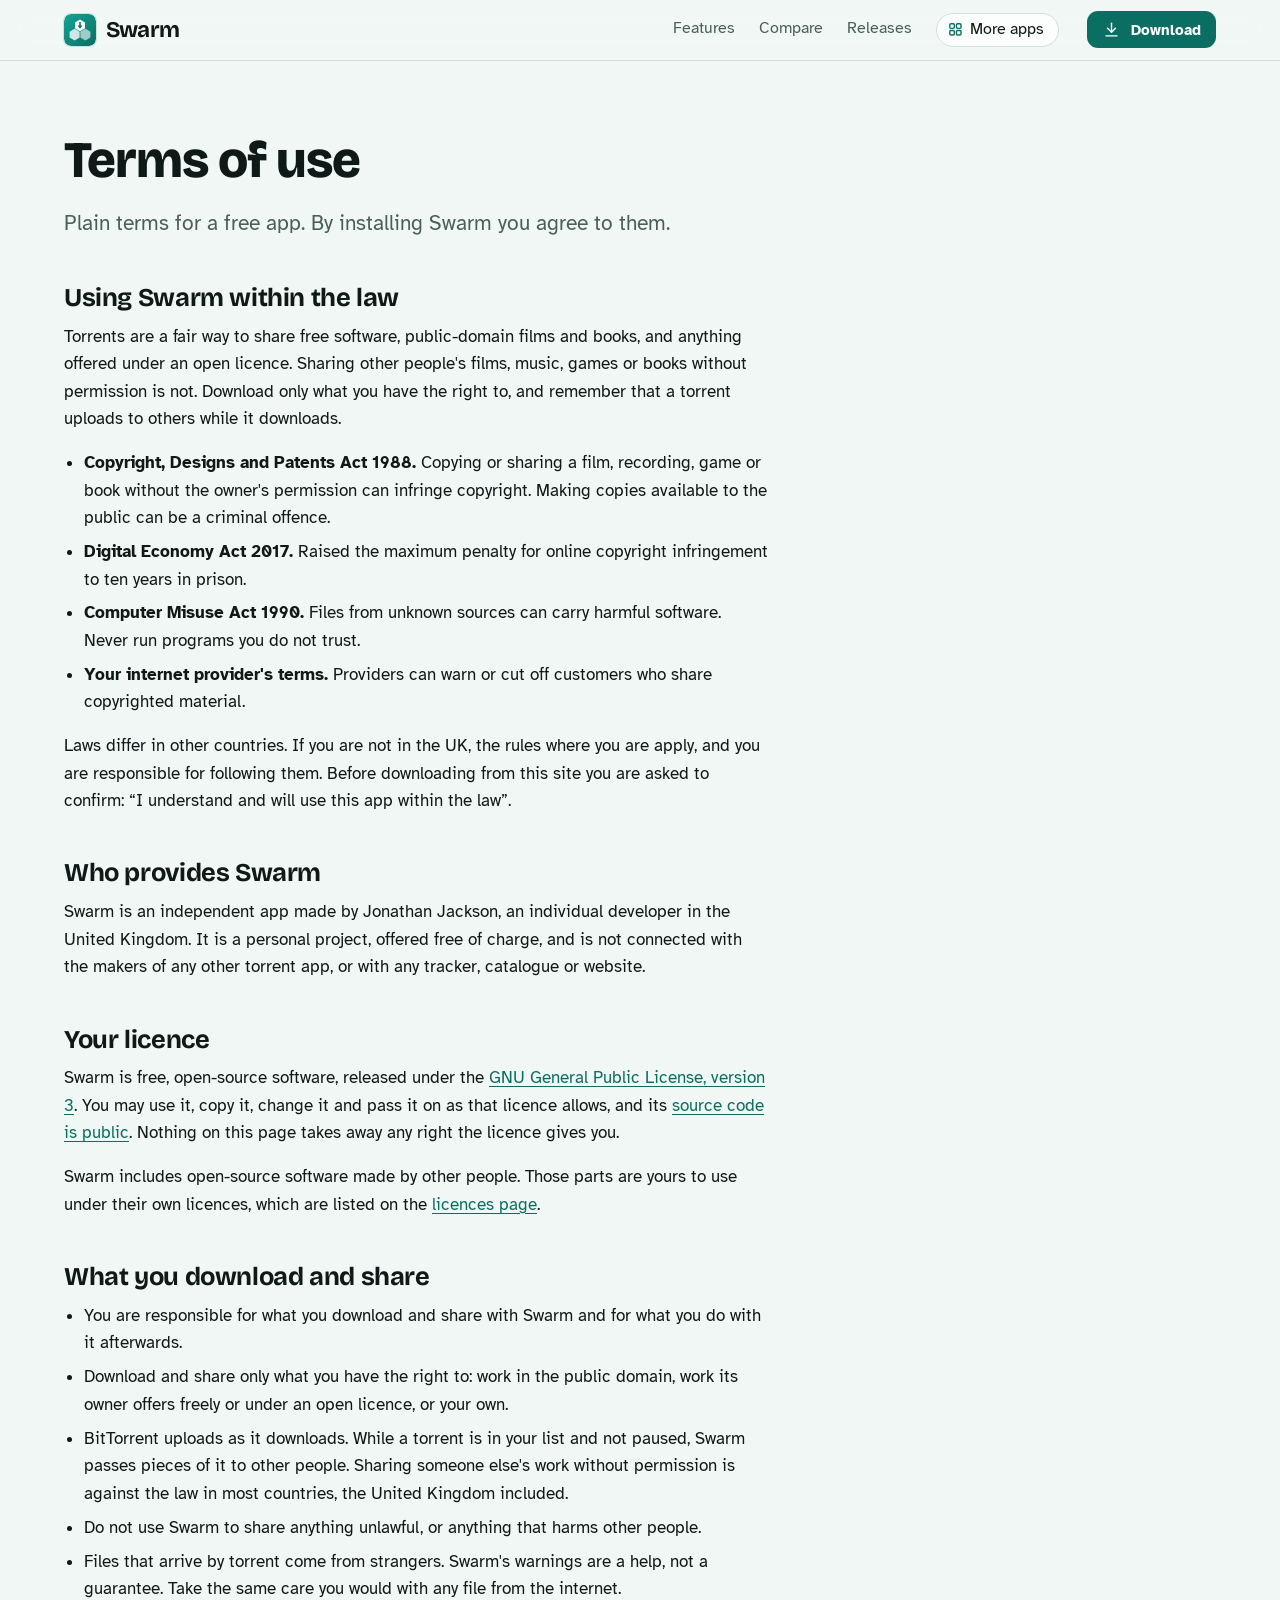
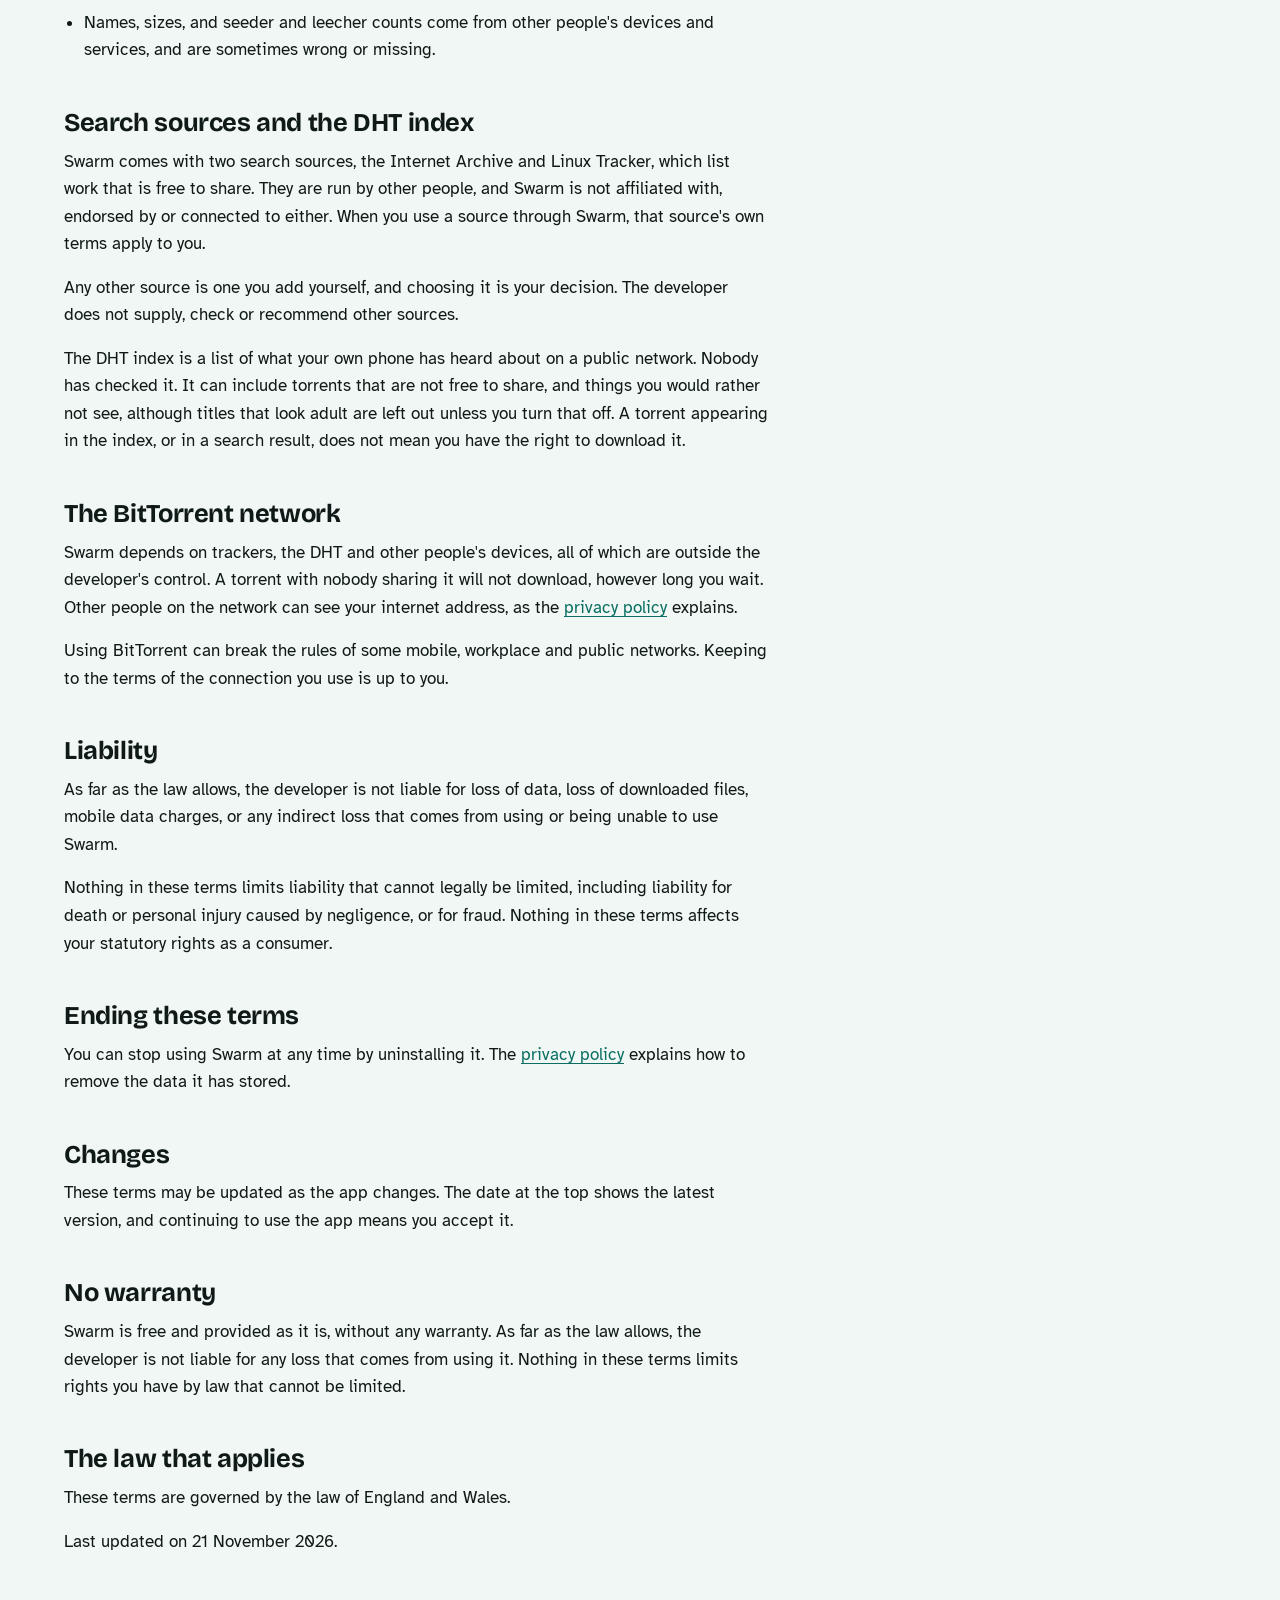
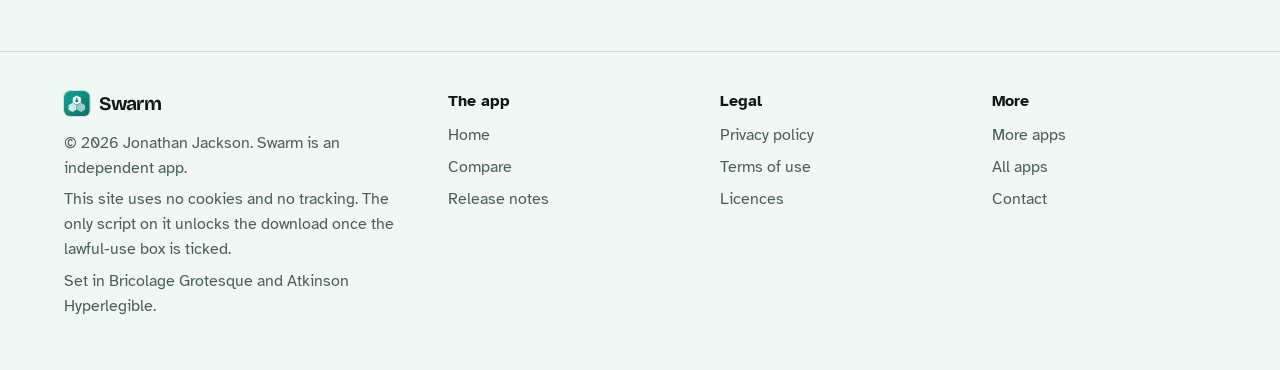
<file: terms.html>
<!DOCTYPE html>
<html lang="en-GB">
<head>
<meta charset="utf-8">
<meta name="viewport" content="width=device-width, initial-scale=1">
<title>Swarm terms of use</title>
<meta name="description" content="The terms for using Swarm, including using it within the law.">
<meta name="author" content="Jonathan Jackson">
<link rel="canonical" href="https://customgpter.github.io/swarm/terms.html">
<meta name="theme-color" content="#f1f7f5" media="(prefers-color-scheme: light)">
<meta name="theme-color" content="#0a1211" media="(prefers-color-scheme: dark)">
<meta property="og:type" content="website">
<meta property="og:site_name" content="Swarm">
<meta property="og:title" content="Swarm terms of use">
<meta property="og:description" content="The terms for using Swarm, including using it within the law.">
<meta property="og:url" content="https://customgpter.github.io/swarm/terms.html">
<meta property="og:image" content="https://customgpter.github.io/swarm/assets/og.png">
<meta property="og:image:width" content="1200">
<meta property="og:image:height" content="630">
<meta property="og:image:alt" content="Swarm&#x27;s torrent list with downloads in progress">
<meta property="og:locale" content="en_GB">
<meta name="twitter:card" content="summary_large_image">
<link rel="icon" href="./assets/favicon.svg" type="image/svg+xml">
<link rel="apple-touch-icon" href="./assets/apple-touch-icon.png">
<link rel="preload" href="./assets/fonts/bricolage-grotesque-latin.woff2" as="font" type="font/woff2" crossorigin>
<link rel="preload" href="./assets/fonts/atkinson-hyperlegible-latin-400-normal.woff2" as="font" type="font/woff2" crossorigin>
<link rel="stylesheet" href="./assets/site.css?v=1">
<link rel="stylesheet" href="./assets/house.css?v=1">
<link rel="stylesheet" href="./assets/apps-list.css?v=1">
<script src="./assets/apps-list.js?v=1" defer></script>
</head>
<body>
<a class="skip" href="#main">Skip to content</a>
<header class="masthead">
<div class="wrap">
<a class="brand" href="./" aria-label="Swarm home"><svg viewBox="0 0 108 108" aria-hidden="true"><defs><linearGradient id="sw-g" x1="0" y1="0" x2="1" y2="1"><stop offset="0" stop-color="#12a594"/><stop offset="1" stop-color="#0b6e63"/></linearGradient></defs><rect width="108" height="108" rx="24" fill="url(#sw-g)"/><polygon points="54.0,18.9 70.9,28.65 70.9,48.15 54.0,57.9 37.1,48.15 37.1,28.65" fill="#fff"/><polygon points="35.8,50.1 52.7,59.85 52.7,79.35 35.8,89.1 18.9,79.35 18.9,59.85" fill="#fff" fill-opacity=".8"/><polygon points="72.2,50.1 89.1,59.85 89.1,79.35 72.2,89.1 55.3,79.35 55.3,59.85" fill="#fff" fill-opacity=".6"/><polygon points="51.4,27.35 56.6,27.35 56.6,39.05 62.58,39.05 54.0,49.45 45.42,39.05 51.4,39.05" fill="#0b6e63"/></svg><span>Swarm</span></a>
<nav aria-label="Main"><ul><li><a href="./#features">Features</a></li><li><a href="./compare.html">Compare</a></li><li><a href="./releases.html">Releases</a></li><li><a class="more-apps" href="./more-apps.html"><svg class="ico" viewBox="0 0 24 24" aria-hidden="true"><rect x="4" y="4" width="6.5" height="6.5" rx="1.6"/><rect x="13.5" y="4" width="6.5" height="6.5" rx="1.6"/><rect x="4" y="13.5" width="6.5" height="6.5" rx="1.6"/><rect x="13.5" y="13.5" width="6.5" height="6.5" rx="1.6"/></svg>More apps</a></li></ul></nav>
<a class="button small" href="./#download"><svg class="ico" viewBox="0 0 24 24" aria-hidden="true"><path d="M12 4v11"/><path d="M7 10.5l5 5 5-5"/><path d="M5 20h14"/></svg>Download</a>
</div>
</header>
<main id="main" class="doc">
<div class="wrap">
<div class="measure">
<h1>Terms of use</h1>
<p class="lede">Plain terms for a free app. By installing Swarm you agree to them.</p>
<h2 id="law">Using Swarm within the law</h2><p>Torrents are a fair way to share free software, public-domain films and books, and anything offered under an open licence. Sharing other people's films, music, games or books without permission is not. Download only what you have the right to, and remember that a torrent uploads to others while it downloads.</p><ul><li><b>Copyright, Designs and Patents Act 1988.</b> Copying or sharing a film, recording, game or book without the owner's permission can infringe copyright. Making copies available to the public can be a criminal offence.</li><li><b>Digital Economy Act 2017.</b> Raised the maximum penalty for online copyright infringement to ten years in prison.</li><li><b>Computer Misuse Act 1990.</b> Files from unknown sources can carry harmful software. Never run programs you do not trust.</li><li><b>Your internet provider's terms.</b> Providers can warn or cut off customers who share copyrighted material.</li></ul><p>Laws differ in other countries. If you are not in the UK, the rules where you are apply, and you are responsible for following them. Before downloading from this site you are asked to confirm: &ldquo;I understand and will use this app within the law&rdquo;.</p><h2 id="who">Who provides Swarm</h2><p>Swarm is an independent app made by Jonathan Jackson, an individual developer in the United Kingdom. It is a personal project, offered free of charge, and is not connected with the makers of any other torrent app, or with any tracker, catalogue or website.</p><h2 id="licence">Your licence</h2><p>Swarm is free, open-source software, released under the <a href="https://www.gnu.org/licenses/gpl-3.0.html">GNU General Public License, version 3</a>. You may use it, copy it, change it and pass it on as that licence allows, and its <a href="https://github.com/CustomGPTer/swarm/tree/source">source code is public</a>. Nothing on this page takes away any right the licence gives you.</p>
<p>Swarm includes open-source software made by other people. Those parts are yours to use under their own licences, which are listed on the <a href="licences.html">licences page</a>.</p><h2 id="downloads">What you download and share</h2><ul>
<li>You are responsible for what you download and share with Swarm and for what you do with it afterwards.</li>
<li>Download and share only what you have the right to: work in the public domain, work its owner offers freely or under an open licence, or your own.</li>
<li>BitTorrent uploads as it downloads. While a torrent is in your list and not paused, Swarm passes pieces of it to other people. Sharing someone else's work without permission is against the law in most countries, the United Kingdom included.</li>
<li>Do not use Swarm to share anything unlawful, or anything that harms other people.</li>
<li>Files that arrive by torrent come from strangers. Swarm's warnings are a help, not a guarantee. Take the same care you would with any file from the internet.</li>
<li>Names, sizes, and seeder and leecher counts come from other people's devices and services, and are sometimes wrong or missing.</li>
</ul><h2 id="sources">Search sources and the DHT index</h2><p>Swarm comes with two search sources, the Internet Archive and Linux Tracker, which list work that is free to share. They are run by other people, and Swarm is not affiliated with, endorsed by or connected to either. When you use a source through Swarm, that source's own terms apply to you.</p>
<p>Any other source is one you add yourself, and choosing it is your decision. The developer does not supply, check or recommend other sources.</p>
<p>The DHT index is a list of what your own phone has heard about on a public network. Nobody has checked it. It can include torrents that are not free to share, and things you would rather not see, although titles that look adult are left out unless you turn that off. A torrent appearing in the index, or in a search result, does not mean you have the right to download it.</p><h2 id="network">The BitTorrent network</h2><p>Swarm depends on trackers, the DHT and other people's devices, all of which are outside the developer's control. A torrent with nobody sharing it will not download, however long you wait. Other people on the network can see your internet address, as the <a href="privacy.html#network">privacy policy</a> explains.</p>
<p>Using BitTorrent can break the rules of some mobile, workplace and public networks. Keeping to the terms of the connection you use is up to you.</p><h2 id="liability">Liability</h2><p>As far as the law allows, the developer is not liable for loss of data, loss of downloaded files, mobile data charges, or any indirect loss that comes from using or being unable to use Swarm.</p>
<p>Nothing in these terms limits liability that cannot legally be limited, including liability for death or personal injury caused by negligence, or for fraud. Nothing in these terms affects your statutory rights as a consumer.</p><h2 id="ending">Ending these terms</h2><p>You can stop using Swarm at any time by uninstalling it. The <a href="privacy.html#deleting">privacy policy</a> explains how to remove the data it has stored.</p><h2 id="changes">Changes</h2><p>These terms may be updated as the app changes. The date at the top shows the latest version, and continuing to use the app means you accept it.</p>
<h2 id="no-warranty">No warranty</h2>
<p>Swarm is free and provided as it is, without any warranty. As far as the law allows, the developer is not liable for any loss that comes from using it. Nothing in these terms limits rights you have by law that cannot be limited.</p>
<h2 id="governing">The law that applies</h2>
<p>These terms are governed by the law of England and Wales.</p>
<p>Last updated on 21 November 2026.</p>
</div>
</div>
</main>
<footer class="colophon">
<div class="wrap">
<div>
<a class="brand" href="./" aria-label="Swarm home"><svg viewBox="0 0 108 108" aria-hidden="true"><defs><linearGradient id="sw-g" x1="0" y1="0" x2="1" y2="1"><stop offset="0" stop-color="#12a594"/><stop offset="1" stop-color="#0b6e63"/></linearGradient></defs><rect width="108" height="108" rx="24" fill="url(#sw-g)"/><polygon points="54.0,18.9 70.9,28.65 70.9,48.15 54.0,57.9 37.1,48.15 37.1,28.65" fill="#fff"/><polygon points="35.8,50.1 52.7,59.85 52.7,79.35 35.8,89.1 18.9,79.35 18.9,59.85" fill="#fff" fill-opacity=".8"/><polygon points="72.2,50.1 89.1,59.85 89.1,79.35 72.2,89.1 55.3,79.35 55.3,59.85" fill="#fff" fill-opacity=".6"/><polygon points="51.4,27.35 56.6,27.35 56.6,39.05 62.58,39.05 54.0,49.45 45.42,39.05 51.4,39.05" fill="#0b6e63"/></svg><span>Swarm</span></a>
<p>&copy; 2026 Jonathan Jackson. Swarm is an independent app.</p>
<p>This site uses no cookies and no tracking. The only script on it unlocks the download once the lawful-use box is ticked.</p>
<p>Set in Bricolage Grotesque and Atkinson Hyperlegible.</p>
</div>
<nav aria-label="The app"><h2>The app</h2><ul>
<li><a href="./">Home</a></li>
<li><a href="./compare.html">Compare</a></li>
<li><a href="./releases.html">Release notes</a></li>

</ul></nav>
<nav aria-label="Legal"><h2>Legal</h2><ul>
<li><a href="./privacy.html">Privacy policy</a></li>
<li><a href="./terms.html">Terms of use</a></li>
<li><a href="./licences.html">Licences</a></li>
</ul></nav>
<nav aria-label="More"><h2>More</h2><ul>
<li><a href="./more-apps.html">More apps</a></li>
<li><a href="https://customgpter.github.io/">All apps</a></li>
<li><a href="https://github.com/CustomGPTer/swarm/issues">Contact</a></li>
</ul></nav>
</div>
</footer>
</body>
</html>
</file>
<file: assets/site.css>
@font-face{font-family:"Bricolage Grotesque";src:url("fonts/bricolage-grotesque-latin.woff2") format("woff2");font-weight:200 800;font-style:normal;font-display:swap}
@font-face{font-family:"Atkinson Hyperlegible";src:url("fonts/atkinson-hyperlegible-latin-400-normal.woff2") format("woff2");font-weight:400;font-style:normal;font-display:swap}
@font-face{font-family:"Atkinson Hyperlegible";src:url("fonts/atkinson-hyperlegible-latin-700-normal.woff2") format("woff2");font-weight:700;font-style:normal;font-display:swap}

/* Daylight page, night-time camera. The lamp colour is kept for the one thing to press and for what the camera has seen. */
:root{
  --page:#f2f5f9; --panel:#ffffff; --raised:#e8edf3; --ink:#0d1a2b; --soft:#465468; --rule:#d2dae4;
  --accent:#0a6a55; --accent-ink:#ffffff; --warn:#8a5200; --rec:#d3302f;
  --lamp:#ffb347; --lamp-ink:#231400; --lamp-text:#8a5200;
  --night:#09111e; --night-2:#111d30; --night-3:#1a2a43; --night-ink:#eaf0f8; --night-soft:#9fb0c7; --night-rule:#24364f; --iris:#55d6ab;
  --display:"Bricolage Grotesque","Atkinson Hyperlegible",system-ui,sans-serif;
  --sans:"Atkinson Hyperlegible",system-ui,-apple-system,"Segoe UI",Roboto,sans-serif;
  --mono:ui-monospace,SFMono-Regular,Menlo,Consolas,"Liberation Mono",monospace;
  color-scheme:light dark;
}
@media (prefers-color-scheme:dark){
  :root{--page:#0a111b; --panel:#111a27; --raised:#182434; --ink:#e9eef5; --soft:#a0aec0; --rule:#243247;
    --accent:#55d6ab; --accent-ink:#00281d; --warn:#ffb347; --rec:#ff6163; --lamp-text:#ffb347}
}

*,*::before,*::after{box-sizing:border-box}
html{-webkit-text-size-adjust:100%;scroll-behavior:smooth;scroll-padding-top:5.5rem}
@media (prefers-reduced-motion:reduce){html{scroll-behavior:auto}}
body{margin:0;background:var(--page);color:var(--ink);font:400 1.0625rem/1.62 var(--sans);text-rendering:optimizeLegibility;-webkit-font-smoothing:antialiased}
img,svg{max-width:100%;display:block}
a{color:var(--accent);text-decoration-thickness:.07em;text-underline-offset:.2em}
a:hover{text-decoration-thickness:.13em}
:focus-visible{outline:3px solid var(--lamp);outline-offset:3px;border-radius:6px}
code{font:.9em/1 var(--mono);overflow-wrap:anywhere}
h1,h2,h3{font-family:var(--display);font-weight:700;letter-spacing:-.015em;line-height:1.08;margin:0;text-wrap:balance}
p{margin:0 0 1rem}
.skip{position:absolute;left:-999px;top:0;background:var(--ink);color:var(--page);padding:.6rem 1rem;z-index:30;border-radius:0 0 8px 0}
.skip:focus{left:0}
.sr{position:absolute;width:1px;height:1px;overflow:hidden;clip-path:inset(50%);white-space:nowrap}
.wrap{width:min(72rem,100% - 2.5rem);margin-inline:auto}
.measure{max-width:44rem}
.ico{width:1.25em;height:1.25em;flex:none;fill:none;stroke:currentColor;stroke-width:1.75;stroke-linecap:round;stroke-linejoin:round}

/* ---------- masthead */
.masthead{position:sticky;top:0;z-index:20;background:color-mix(in srgb,var(--page) 88%,transparent);-webkit-backdrop-filter:blur(14px) saturate(1.3);backdrop-filter:blur(14px) saturate(1.3);border-bottom:1px solid var(--rule)}
.masthead .wrap{display:flex;flex-wrap:wrap;align-items:center;gap:.35rem 1.75rem;padding-block:.7rem}
.brand{display:inline-flex;align-items:center;gap:.6rem;font:700 1.4rem/1 var(--display);letter-spacing:-.03em;color:var(--ink);text-decoration:none;margin-right:auto}
.brand svg{width:2rem;height:2rem;flex:none;border-radius:.5rem;box-shadow:0 0 0 1px var(--rule)}
.masthead nav ul{display:flex;flex-wrap:wrap;align-items:center;gap:.15rem 1.5rem;list-style:none;margin:0;padding:0;font-size:1rem;line-height:1.3}
.masthead nav a{display:inline-flex;align-items:center;gap:.4rem;color:var(--soft);text-decoration:none;padding-block:.45rem;border-bottom:2px solid transparent}
.masthead nav a:hover{color:var(--ink)}
.masthead nav a[aria-current="page"]{color:var(--ink);border-bottom-color:var(--lamp)}
.masthead nav a.more-apps{color:var(--ink);border:1px solid var(--rule);border-radius:999px;padding:.34rem .85rem .34rem .65rem;background:var(--panel)}
.masthead nav a.more-apps .ico{width:1.05em;height:1.05em;color:var(--accent);stroke-width:2}
.masthead nav a.more-apps:hover,.masthead nav a.more-apps[aria-current="page"]{border-color:var(--accent)}
.button{display:inline-flex;align-items:center;gap:.6rem;background:var(--lamp);color:var(--lamp-ink);font:700 1.08rem/1.2 var(--sans);text-decoration:none;padding:.95rem 1.5rem;border-radius:14px;box-shadow:0 1px 0 rgba(255,255,255,.45) inset,0 12px 24px -14px rgba(138,82,0,.9)}
.button:hover{background:#ffc56e}
.button:active{transform:translateY(1px)}
.button.small{font-size:.95rem;padding:.55rem .95rem;border-radius:11px;box-shadow:none}
.button.quiet{background:none;box-shadow:none;border:1px solid var(--rule);color:var(--ink)}
.button.quiet:hover{border-color:var(--ink);background:none}
@media (max-width:52rem){
  .masthead nav{order:3;flex:1 0 100%}
  .masthead nav ul{gap:.1rem .85rem;font-size:.95rem}
  .masthead nav .wide{display:none}
}
@media (max-width:24rem){.masthead nav a.more-apps .ico{display:none}.masthead nav a.more-apps{padding-inline:.7rem}}

/* ---------- hero */
.hero{padding-block:clamp(2.2rem,6vw,4.75rem) clamp(2.5rem,6vw,4.5rem);overflow:hidden}
.hero-grid{display:grid;gap:clamp(2.25rem,5vw,4rem);align-items:center}
@media (min-width:62rem){.hero-grid{grid-template-columns:minmax(0,11fr) minmax(0,10fr)}}
.hero h1{font-size:clamp(2.6rem,6vw,4.25rem);font-weight:800;line-height:1;letter-spacing:-.022em;margin-bottom:1.5rem}
.lede{font-size:clamp(1.14rem,2vw,1.3rem);line-height:1.55;color:var(--soft);margin:0 0 1rem;max-width:34rem}
.get{display:flex;flex-wrap:wrap;align-items:center;gap:.9rem 1.5rem;margin:1.8rem 0 1.1rem}
.get .aside{font-weight:700;color:var(--ink)}
.facts{font-size:.98rem;line-height:1.5;color:var(--soft);margin:0 0 .5rem;max-width:36rem}
.pills{display:flex;flex-wrap:wrap;gap:.45rem;list-style:none;margin:0 0 1rem;padding:0;font-size:.95rem}
.pills li{border:1px solid var(--rule);border-radius:999px;padding:.22rem .8rem;background:var(--panel);color:var(--soft)}

/* the monitor: the camera's view, the day beneath it, and the alert it sends */
.monitor{position:relative;max-width:36rem;margin-inline:auto;width:100%;padding-bottom:3.1rem}
@media (min-width:62rem){.monitor{margin-inline:auto 0}}
.screen{position:relative;background:var(--night);border-radius:22px;padding:.6rem;box-shadow:0 0 0 1px var(--night-rule),0 30px 60px -30px rgba(9,17,30,.75)}
.cam{position:relative;border-radius:15px;overflow:hidden;aspect-ratio:16/10;background:#0b1626}
.cam svg{width:100%;height:100%}
.cam text{font:700 15px var(--sans);fill:#231400}
.hud{position:absolute;display:inline-flex;align-items:center;gap:.4rem;font:700 .76rem/1 var(--sans);color:var(--night-ink);background:rgba(6,12,22,.62);border-radius:999px;padding:.38rem .65rem;letter-spacing:.01em}
.hud i{width:.5rem;height:.5rem;border-radius:50%;background:var(--iris)}
.hud.watching{left:.7rem;top:.7rem}
.hud.rec{right:.7rem;top:.7rem}
.hud.rec i{background:#ff5a5c}
.hud.stamp{left:.7rem;bottom:.7rem;font:400 .74rem/1 var(--mono);border-radius:6px;color:#d5deea}
.hud.place{right:.7rem;bottom:.7rem;border-radius:6px;font-weight:400;color:#d5deea}
.day{padding:.85rem .55rem 2rem;color:var(--night-soft);font-size:.8rem;line-height:1.2}
.day-head{display:flex;justify-content:space-between;margin-bottom:.6rem}
.day-head b{color:var(--night-ink)}
.track{position:relative;height:1.5rem;border-radius:7px;background:repeating-linear-gradient(90deg,var(--night-3) 0 1px,transparent 1px calc(100% / 24)),var(--night-2);box-shadow:inset 0 0 0 1px var(--night-rule)}
.ev{position:absolute;top:3px;bottom:3px;width:max(5px,1.1%);border-radius:3px;background:var(--iris);left:var(--at)}
.ev.seen{background:var(--lamp)}
.now{position:absolute;top:-4px;bottom:-4px;left:var(--at);width:2px;background:var(--night-ink);border-radius:2px}
.hours{display:flex;justify-content:space-between;margin-top:.4rem;font-size:.72rem}
.alert{position:absolute;right:-.4rem;bottom:0;display:flex;align-items:center;gap:.75rem;width:min(19rem,88%);background:var(--panel);color:var(--ink);border:1px solid var(--rule);border-radius:16px;padding:.65rem .8rem;box-shadow:0 18px 36px -18px rgba(9,17,30,.55)}
.alert .thumb{flex:none;width:3.1rem;height:3.1rem;border-radius:10px;background:linear-gradient(160deg,#16263d,#0b1626);position:relative;overflow:hidden}
.alert .thumb::before{content:"";position:absolute;left:50%;bottom:0;width:38%;height:62%;translate:-50% 0;border-radius:40% 40% 0 0;background:#6f86a6}
.alert .thumb::after{content:"";position:absolute;left:50%;top:14%;width:26%;aspect-ratio:1;translate:-50% 0;border-radius:50%;background:#8ea4c2}
.alert b{display:block;font-size:.98rem;line-height:1.25}
.alert span{display:block;font-size:.86rem;color:var(--soft);line-height:1.3}
.alert .dot{flex:none;width:.6rem;height:.6rem;border-radius:50%;background:var(--lamp);margin-left:auto;box-shadow:0 0 0 4px color-mix(in srgb,var(--lamp) 25%,transparent)}
@media (max-width:26rem){.alert{right:0}}
@media (prefers-reduced-motion:no-preference){
  .cam .spill{animation:vg-in .9s ease-out .25s both}
  .cam .who{animation:vg-step .9s cubic-bezier(.2,.8,.25,1) .9s both}
  .cam .mark{animation:vg-lock .45s cubic-bezier(.3,1.4,.5,1) 1.7s both;transform-box:fill-box;transform-origin:center}
  .hud.rec{animation:vg-in .3s ease-out 2.05s both}
  .hud.rec i{animation:vg-blink 1.2s steps(2,jump-none) 2.3s 4}
  .ev.seen,.now{animation:vg-pop .4s cubic-bezier(.3,1.5,.5,1) 2.4s both}
  .alert{animation:vg-rise .6s cubic-bezier(.2,.8,.25,1) 2.9s both}
  @keyframes vg-in{from{opacity:0}to{opacity:1}}
  @keyframes vg-step{from{opacity:0;transform:translateX(18px)}to{opacity:1;transform:none}}
  @keyframes vg-lock{from{opacity:0;transform:scale(1.12)}to{opacity:1;transform:none}}
  @keyframes vg-blink{from{opacity:1}to{opacity:.25}}
  @keyframes vg-pop{from{opacity:0;transform:scaleY(.2)}to{opacity:1;transform:none}}
  @keyframes vg-rise{from{opacity:0;transform:translateY(14px)}to{opacity:1;transform:none}}
}

/* ---------- sections */
section{padding-block:clamp(3rem,7vw,5.5rem)}
section + section{border-top:1px solid var(--rule)}
h2{font-size:clamp(1.8rem,3.6vw,2.6rem);margin-bottom:.9rem}
h3{font:700 1.1rem/1.3 var(--sans);letter-spacing:0;margin:0 0 .3rem}
.intro{color:var(--soft);max-width:40rem;margin-bottom:2.2rem;font-size:1.1rem}

.promises{padding-block:0;border-block:1px solid var(--rule);background:var(--panel)}
.promises ul{list-style:none;margin:0;padding:0;display:grid;grid-template-columns:repeat(auto-fit,minmax(min(100%,14rem),1fr))}
.promises li{display:flex;gap:.8rem;align-items:flex-start;padding:1.4rem 1.5rem 1.4rem 0}
.promises .ico{width:1.6rem;height:1.6rem;color:var(--accent);margin-top:.1rem}
.promises b{display:block;line-height:1.3}
.promises span{color:var(--soft);font-size:.96rem;line-height:1.45;display:block}
.hero + .promises{border-top:1px solid var(--rule)}

.steps{list-style:none;counter-reset:s;margin:0;padding:0;display:grid;gap:1.25rem}
@media (min-width:52rem){.steps{grid-template-columns:repeat(3,minmax(0,1fr))}}
.steps li{counter-increment:s;background:var(--panel);border:1px solid var(--rule);border-radius:18px;padding:1.4rem 1.4rem 1.5rem}
.steps li::before{content:counter(s);display:grid;place-items:center;width:2rem;height:2rem;border-radius:50%;background:var(--ink);color:var(--page);font:700 1rem/1 var(--display);margin-bottom:1rem}
.steps p{margin:0;color:var(--soft)}

.notices{display:grid;gap:1.25rem}
@media (min-width:52rem){.notices{grid-template-columns:repeat(2,minmax(0,1fr))}}
.sense{background:var(--night);color:var(--night-ink);border-radius:20px;padding:1.5rem 1.5rem 1.6rem;box-shadow:0 0 0 1px var(--night-rule)}
.sense h3{font:700 1.35rem/1.2 var(--display);letter-spacing:-.02em;margin-bottom:.35rem}
.sense p{color:var(--night-soft);margin-bottom:1.1rem}
.chips{display:flex;flex-wrap:wrap;gap:.5rem;list-style:none;margin:0;padding:0}
.chips li{display:inline-flex;align-items:center;gap:.45rem;border:1px solid var(--night-rule);background:var(--night-2);border-radius:10px;padding:.42rem .75rem .42rem .6rem;font-size:.98rem;line-height:1.2}
.chips .ico{color:var(--lamp)}

.groups{display:grid;gap:0}
.group{display:grid;gap:.4rem 3rem;padding-block:1.6rem;border-top:1px solid var(--rule)}
.group:last-child{border-bottom:1px solid var(--rule)}
@media (min-width:56rem){.group{grid-template-columns:13rem minmax(0,1fr)}}
.group > h3{font:700 1.3rem/1.2 var(--display);letter-spacing:-.02em;color:var(--ink)}
.group dl{margin:0;display:grid;gap:1.1rem 2.5rem}
@media (min-width:40rem){.group dl{grid-template-columns:repeat(2,minmax(0,1fr))}}
.group dt{font-weight:700;line-height:1.35}
.group dd{margin:.2rem 0 0;color:var(--soft)}

.setups{display:grid;gap:1.25rem}
@media (min-width:52rem){.setups{grid-template-columns:repeat(2,minmax(0,1fr))}}
.setup{background:var(--panel);border:1px solid var(--rule);border-radius:20px;padding:1.5rem}
.setup h3{font:700 1.35rem/1.2 var(--display);letter-spacing:-.02em;margin-bottom:.9rem}
.setup .kit{display:flex;align-items:center;gap:.6rem;color:var(--soft);font-size:.95rem;margin-bottom:1rem}
.setup .kit .ico{width:1.9rem;height:1.9rem;color:var(--ink);stroke-width:1.5}
.setup .kit .to{width:1.2rem;height:1.2rem;color:var(--soft)}
.ticks{list-style:none;margin:0;padding:0;display:grid;gap:.5rem}
.ticks li{position:relative;padding-left:1.7rem;color:var(--soft)}
.ticks li::before{content:"";position:absolute;left:.15rem;top:.42em;width:.75rem;height:.42rem;border-left:2.5px solid var(--accent);border-bottom:2.5px solid var(--accent);rotate:-45deg}

.modes{list-style:none;margin:0;padding:0;display:grid;gap:1.25rem}
@media (min-width:52rem){.modes{grid-template-columns:repeat(3,minmax(0,1fr))}}
.modes li{border-top:3px solid var(--ink);padding-top:1rem}
.modes p{color:var(--soft);margin:0}

.scroll{overflow-x:auto}
table{width:100%;border-collapse:collapse}
th,td{text-align:left;vertical-align:top;padding:.85rem 1.2rem .85rem 0;border-top:1px solid var(--rule)}
thead th{border-top:0;color:var(--soft);font-weight:400;padding-top:0}
tbody th{font-weight:700;min-width:11rem}
tr:last-child>*{border-bottom:1px solid var(--rule)}
.after-table{margin-top:1.5rem}
/* On a phone a table becomes a stack: the row's name, then its cells side by side. */
@media (max-width:40rem){
  table:not(.cmp),table:not(.cmp) thead,table:not(.cmp) tbody{display:block}
  table:not(.cmp) tr{display:flex;flex-wrap:wrap;gap:.3rem 1.1rem;padding:.9rem 0;border-top:1px solid var(--rule)}
  table:not(.cmp) thead tr{border-top:0;padding-top:0}
  table:not(.cmp) tbody tr:last-child{border-bottom:1px solid var(--rule)}
  table:not(.cmp) th,table:not(.cmp) td{display:block;border:0;padding:0;flex:1 1 0;min-width:0;overflow-wrap:break-word}
  table:not(.cmp) tr>:first-child{flex:0 0 100%;min-width:0}
}

.plain{list-style:none;margin:0;padding:0;display:grid;gap:1.6rem 3rem}
@media (min-width:52rem){.plain{grid-template-columns:repeat(3,minmax(0,1fr))}}
.plain p{color:var(--soft);margin:0}

.faq{display:grid;gap:0 3rem;align-items:start}
@media (min-width:56rem){.faq{grid-template-columns:repeat(2,minmax(0,1fr))}}
.faq details{border-top:1px solid var(--rule);padding:.15rem 0}
.faq summary{cursor:pointer;list-style:none;display:flex;align-items:flex-start;justify-content:space-between;gap:1rem;font-weight:700;padding:.85rem 0;line-height:1.35}
.faq summary::-webkit-details-marker{display:none}
.faq summary::after{content:"";flex:none;width:.6rem;height:.6rem;margin:.3rem .25rem 0 0;border-right:2px solid var(--soft);border-bottom:2px solid var(--soft);rotate:45deg;transition:rotate .15s}
.faq details[open] summary::after{rotate:-135deg;margin-top:.55rem}
.faq details p{color:var(--soft);margin:0 0 1.1rem;max-width:36rem}
@media (prefers-reduced-motion:reduce){.faq summary::after{transition:none}}

.closing{background:var(--night);color:var(--night-ink);border-top:0}
.closing .wrap{display:grid;gap:1.5rem 3rem;align-items:center}
@media (min-width:52rem){.closing .wrap{grid-template-columns:minmax(0,1fr) auto}}
.closing h2{margin-bottom:.5rem}
.closing p{color:var(--night-soft);margin:0;max-width:36rem}
.closing a:not(.button){color:var(--iris)}
section + .closing{border-top:0}

/* ---------- document pages */
.doc{padding-block:clamp(2.5rem,6vw,4.5rem) clamp(3rem,7vw,5rem)}
.doc h1{font-size:clamp(2.2rem,5vw,3.2rem);font-weight:800;letter-spacing:-.02em;margin-bottom:1.2rem}
.doc .lede{max-width:none}
.doc h2{font-size:1.6rem;margin-top:2.8rem;margin-bottom:.7rem;scroll-margin-top:5.5rem}
.doc h3{margin-top:1.6rem}
.doc ul{padding-left:1.25rem;margin:0 0 1rem}
.doc li{margin:.4rem 0}
.doc a{overflow-wrap:anywhere}
.contents{border-block:1px solid var(--rule);padding-block:1rem;margin-block:2rem}
.contents ul{list-style:none;margin:.4rem 0 0;padding:0;columns:2 14rem;column-gap:2rem}
.contents li{margin:.2rem 0;break-inside:avoid}
.note{border-left:3px solid var(--lamp);padding:.2rem 0 .2rem 1.1rem;color:var(--soft)}
.key{font-size:.95rem;line-height:1.55;color:var(--soft);margin:0 0 .6rem}
.sum{font-size:.95rem;overflow-wrap:anywhere}

/* ---------- compare */
.cmp{min-width:44rem;margin:1.4rem 0 1rem}
.cmp th,.cmp td{padding:.85rem .9rem}
.cmp thead th{color:var(--ink);font-weight:700;vertical-align:bottom;padding-top:.85rem}
.cmp small{display:block;font-weight:400;font-size:.84rem;line-height:1.35;color:var(--soft)}
.cmp tbody th{min-width:13rem;padding-left:0}
.cmp thead th:first-child{padding-left:0}
.cmp .ours{background:var(--panel);box-shadow:inset 1px 0 var(--rule),inset -1px 0 var(--rule)}
.yes{color:var(--accent);font-weight:700}
.pay{color:var(--lamp-text);font-weight:700}
.na{color:var(--soft)}
.cmp .app{display:none}
@media (max-width:54rem){
  .cmp{min-width:0}
  .cmp thead{position:absolute;width:1px;height:1px;overflow:hidden;clip-path:inset(50%)}
  .cmp tbody,.cmp tr,.cmp th,.cmp td{display:block}
  .cmp tr{padding:1rem 0;border-top:1px solid var(--rule)}
  .cmp th,.cmp td{border:0;padding:0}
  .cmp tbody th{min-width:0;margin-bottom:.55rem}
  .cmp td{display:grid;grid-template-columns:7.5rem 1fr;gap:.75rem;padding:.22rem 0}
  .cmp .app{display:block;font-weight:400;color:var(--soft)}
  .cmp .ours{background:none;box-shadow:none}
  .cmp .ours .app{color:var(--ink);font-weight:700}
}

/* ---------- release notes */
.release{border-top:1px solid var(--rule);margin-top:2.4rem;padding-top:1.9rem;scroll-margin-top:5.5rem}
.doc .release h2{margin-top:0}
.contents + .release{border-top:0;margin-top:0;padding-top:.4rem}
.ver{font-weight:700;font-size:.95rem;color:var(--lamp-text);margin:0 0 .5rem}
.when{color:var(--soft);margin:-.2rem 0 .2rem}
.tag{display:inline-block;background:var(--accent);color:var(--accent-ink);border-radius:999px;font-weight:700;font-size:.8rem;padding:.08rem .6rem;margin-right:.6rem}
.doc .release h3{font-size:1rem;color:var(--ink);margin:1.3rem 0 .2rem}
.release ul{margin-bottom:0}

/* ---------- more apps */
.mapps{list-style:none;margin:2.2rem 0 0;padding:0;display:grid;gap:1.4rem}
@media (min-width:50rem){.mapps{grid-template-columns:repeat(2,minmax(0,1fr))}}
.doc .mapps{padding-left:0}
.doc .mapp{margin:0}
.mapp{display:flex;flex-direction:column;background:var(--panel);border:1px solid var(--rule);border-radius:20px;overflow:hidden}
.mapp-cover{position:relative;height:6.5rem;background:linear-gradient(135deg,var(--b),var(--b2));overflow:hidden}
.mapp-cover svg{position:absolute;right:-1.2rem;top:-1.6rem;width:11rem;height:11rem;max-width:none;opacity:.22}
.mapp-body{display:flex;flex-direction:column;flex:1;padding:0 1.4rem 1.4rem}
.mapp-icon{width:4.25rem;height:4.25rem;border-radius:1rem;margin-top:-2.1rem;position:relative;box-shadow:0 0 0 4px var(--panel)}
.mapp h2{font-size:1.6rem;margin:.85rem 0 .1rem}
.mapp-kind{color:var(--soft);margin:0 0 .7rem}
.mapp-say{margin:0 0 1.1rem}
.mapp-go{display:flex;flex-wrap:wrap;align-items:center;gap:.7rem 1.3rem;margin:auto 0 0}
.mapp-go .button{padding:.75rem 1.15rem;font-size:1rem;border-radius:12px}
.mapp-site{font-weight:700}
.mapp-needs{font-size:.9rem;color:var(--soft);margin:.9rem 0 0}

/* ---------- colophon */
.colophon{border-top:1px solid var(--rule);color:var(--soft);font-size:.98rem;line-height:1.6}
.colophon .wrap{display:grid;gap:2rem 3rem;padding-block:2.4rem 2.8rem}
@media (min-width:52rem){.colophon .wrap{grid-template-columns:minmax(0,1.5fr) repeat(3,minmax(0,1fr))}}
.colophon p{margin:0 0 .4rem;max-width:26rem}
.colophon .brand{font-size:1.2rem;margin-bottom:.9rem}
.colophon .brand svg{width:1.6rem;height:1.6rem}
.colophon h2{font:700 .98rem/1.3 var(--sans);letter-spacing:0;color:var(--ink);margin:0 0 .5rem}
.colophon ul{list-style:none;margin:0;padding:0}
.colophon li a{display:inline-block;padding-block:.22rem;color:var(--soft);text-decoration:none}
.colophon li a:hover{color:var(--ink);text-decoration:underline}
</file>
<file: assets/house.css>
:root{--page:#f1f7f5;--panel:#fcfefd;--raised:#e2efeb;--ink:#0f1a18;--soft:#4a5f5a;--rule:#cfe0db;--accent:#0a6f62;--accent-ink:#ffffff;--lamp:#0a6f62;--lamp-ink:#ffffff;--lamp-text:#0a6f62}
@media (prefers-color-scheme:dark){:root{--page:#0a1211;--panel:#111c1a;--raised:#182623;--ink:#e6f2ee;--soft:#9bb3ad;--rule:#213330;--accent:#43d1be;--accent-ink:#03201c;--lamp:#43d1be;--lamp-ink:#03201c;--lamp-text:#43d1be}}
/* House additions: phone frames, the screens gallery, the lawful-use box and test-build labels. */
.brand svg{border-radius:22%}
.hero-phone{display:flex;justify-content:center}
.phone{position:relative;width:min(100%,19rem);aspect-ratio:393/852;padding:.55rem;border-radius:2.6rem;background:#0b0d12;box-shadow:0 0 0 1px rgba(255,255,255,.06) inset,0 1px 0 rgba(255,255,255,.12) inset,0 30px 60px -28px rgba(10,20,40,.55),0 12px 24px -12px rgba(10,20,40,.35)}
.phone img{display:block;width:100%;height:100%;object-fit:cover;object-position:top;border-radius:2.1rem;background:#111}
.gallery{display:flex;gap:clamp(1rem,3vw,1.75rem);overflow-x:auto;scroll-snap-type:x mandatory;padding:.5rem .25rem 1.25rem;margin:1.75rem -.25rem 0;scrollbar-width:thin;overscroll-behavior-x:contain}
.gallery:focus-visible{outline-offset:6px}
.shot{flex:0 0 auto;width:min(72vw,15.5rem);margin:0;scroll-snap-align:start}
.shot .phone{width:100%;border-radius:2.2rem;padding:.45rem}
.shot .phone img{border-radius:1.8rem}
.shot .shot figcaption{margin:.85rem .2rem 0;font-size:.98rem;line-height:1.4;color:var(--soft)}
.gate-scope{margin:0 0 .25rem}
.law-box{margin:0 0 1rem;padding:.9rem 1rem;max-width:34rem;border:1px solid #e0b450;background:#fff8e6;color:#3d2a00;border-radius:14px}
.law-box label{display:flex;gap:.65rem;align-items:flex-start;font-weight:700;cursor:pointer;font-size:1.02rem}
.law-box input{width:1.25rem;height:1.25rem;margin:.12rem 0 0;flex:none;accent-color:#8a5200}
.law-box p{margin:.5rem 0 0;font-size:.95rem}
.law-box a{color:#6b4000;font-weight:700}
.gate-scope a[aria-disabled="true"]{opacity:.45;cursor:not-allowed;pointer-events:none;filter:grayscale(.4);box-shadow:none}
.law-band{background:var(--raised)}
.beta-tag{display:inline-block;margin-left:-.9rem;font-size:.72rem;font-weight:700;letter-spacing:.05em;text-transform:uppercase;padding:.3rem .5rem;border-radius:6px;background:#ffe7b3;color:#5c3b00;border:1px solid #e0b450}
.beta-note{max-width:34rem;padding:.8rem 1rem;border-radius:12px;background:#ffe7b3;color:#3d2a00;border:1px solid #e0b450}
.mapp-soon{display:inline-block;padding:.85rem 1.3rem;border:1px dashed var(--rule);border-radius:14px;color:var(--soft);font-weight:700}
code.sum{word-break:break-all}
@media (prefers-color-scheme:dark){
  .law-box,.beta-note{background:#2a2108;color:#ffe9b8;border-color:#7a5c14}
  .law-box a{color:#ffd27a}
  .law-box input{accent-color:#ffb347}
  .beta-tag{background:#4a3500;color:#ffe2a3;border-color:#8a6a1c}
  .phone{box-shadow:0 0 0 1px rgba(255,255,255,.1) inset,0 30px 60px -28px rgba(0,0,0,.8)}
}
@media (max-width:40rem){.hero-phone .phone{width:min(78%,17rem)}}
</file>
<file: assets/apps-list.css>
/* The full app list on More apps pages and the hub. Works alongside each site's own card styles. */
.mapps-jump{margin:1.8rem 0 0}
.mapps-jump ul{list-style:none;margin:0;padding:0;display:flex;flex-wrap:wrap;gap:.5rem}
.mapps-jump a{display:inline-block;padding:.45rem .85rem;border:1px solid var(--rule,#d2dae4);border-radius:999px;font-size:.95rem;font-weight:700;text-decoration:none;color:inherit;background:var(--panel,#fff)}
.mapps-jump a:hover,.mapps-jump a:focus-visible{border-color:currentColor}
.mapps-group{margin:2.6rem 0 0;scroll-margin-top:5rem}
.mapps-cat{font-size:1.45rem;margin:0;padding:0 0 .6rem;border-bottom:1px solid var(--rule,#d2dae4)}
.mapps-group .mapps{margin-top:1.4rem}
.mapp h3{font-size:1.5rem;line-height:1.2;margin:.85rem 0 .1rem;display:flex;flex-wrap:wrap;align-items:center;gap:.5rem}
.mapp-badge{display:inline-block;font-size:.75rem;font-weight:700;letter-spacing:.04em;text-transform:uppercase;line-height:1;padding:.35rem .55rem;border-radius:6px;vertical-align:middle}
.mapp-badge.beta{background:#ffe7b3;color:#5c3b00;border:1px solid #e0b450}
.mapp-badge.here{background:transparent;color:var(--soft,#465468);border:1px solid var(--rule,#d2dae4)}
.mapp-soon{display:inline-block;padding:.7rem 1.1rem;border:1px dashed var(--rule,#b9c4d1);border-radius:12px;color:var(--soft,#465468);font-weight:700}
.mapp-go .button.ghost{background:transparent;color:inherit;border:2px solid currentColor;box-shadow:none}
.mapp-also{font-size:.9rem;color:var(--soft,#465468);margin:.6rem 0 0}
.mapp-law{margin:0 0 1rem;padding:.8rem .9rem;border:1px solid #e0b450;background:#fff8e6;color:#3d2a00;border-radius:12px;font-size:.95rem}
.mapp-law label{display:flex;gap:.6rem;align-items:flex-start;font-weight:700;cursor:pointer}
.mapp-law input{width:1.2rem;height:1.2rem;margin:.1rem 0 0;flex:none;accent-color:#8a5200}
.mapp-law p{margin:.45rem 0 0}
.mapp-law a{color:#6b4000;font-weight:700}
.mapp a[aria-disabled="true"]{opacity:.45;cursor:not-allowed;pointer-events:none;filter:grayscale(.4)}
@media (prefers-color-scheme:dark){
  .mapp-badge.beta{background:#4a3500;color:#ffe2a3;border-color:#8a6a1c}
  .mapp-law{background:#2a2108;color:#ffe9b8;border-color:#7a5c14}
  .mapp-law a{color:#ffd27a}
  .mapp-law input{accent-color:#ffb347}
}
:where(.mapp a.button){display:inline-flex;align-items:center;gap:.5rem;padding:.75rem 1.15rem;border-radius:12px;background:var(--accent,#1f5fa8);color:var(--accent-ink,#fff);font-weight:700;text-decoration:none;border:2px solid transparent}
:where(.mapp a.button.ghost){background:transparent;color:inherit;border-color:currentColor}
:where(.mapps){list-style:none;padding:0;display:grid;gap:1.4rem}
.gate-scope{margin:0 0 .25rem}
.law-box{margin:0 0 1rem;padding:.9rem 1rem;max-width:34rem;border:1px solid #e0b450;background:#fff8e6;color:#3d2a00;border-radius:14px}
.law-box label{display:flex;gap:.65rem;align-items:flex-start;font-weight:700;cursor:pointer;font-size:1.02rem}
.law-box input{width:1.25rem;height:1.25rem;margin:.12rem 0 0;flex:none;accent-color:#8a5200}
.law-box p{margin:.5rem 0 0;font-size:.95rem}
.law-box a{color:#6b4000;font-weight:700}
.gate-scope a[aria-disabled="true"]{opacity:.45;cursor:not-allowed;pointer-events:none;filter:grayscale(.4);box-shadow:none}
@media (prefers-color-scheme:dark){
  .law-box{background:#2a2108;color:#ffe9b8;border-color:#7a5c14}
  .law-box a{color:#ffd27a}
  .law-box input{accent-color:#ffb347}
}
</file>
